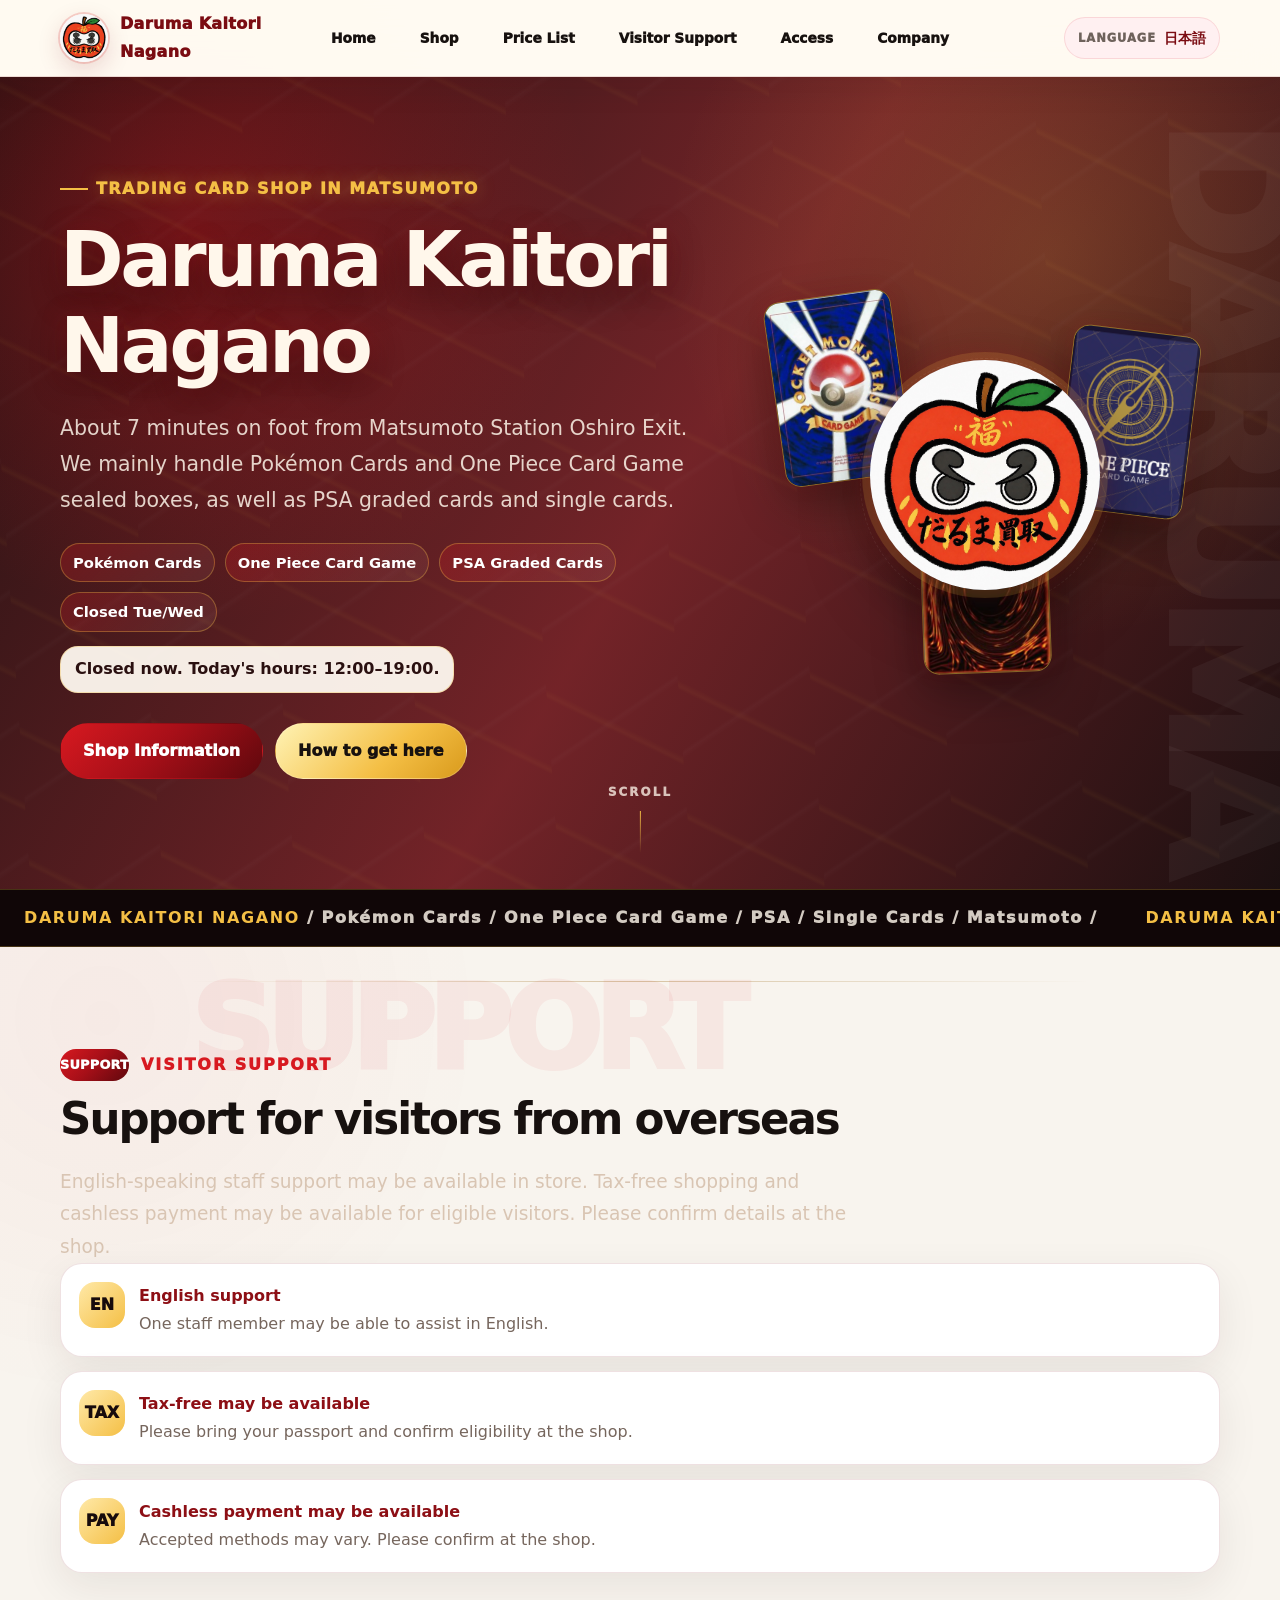
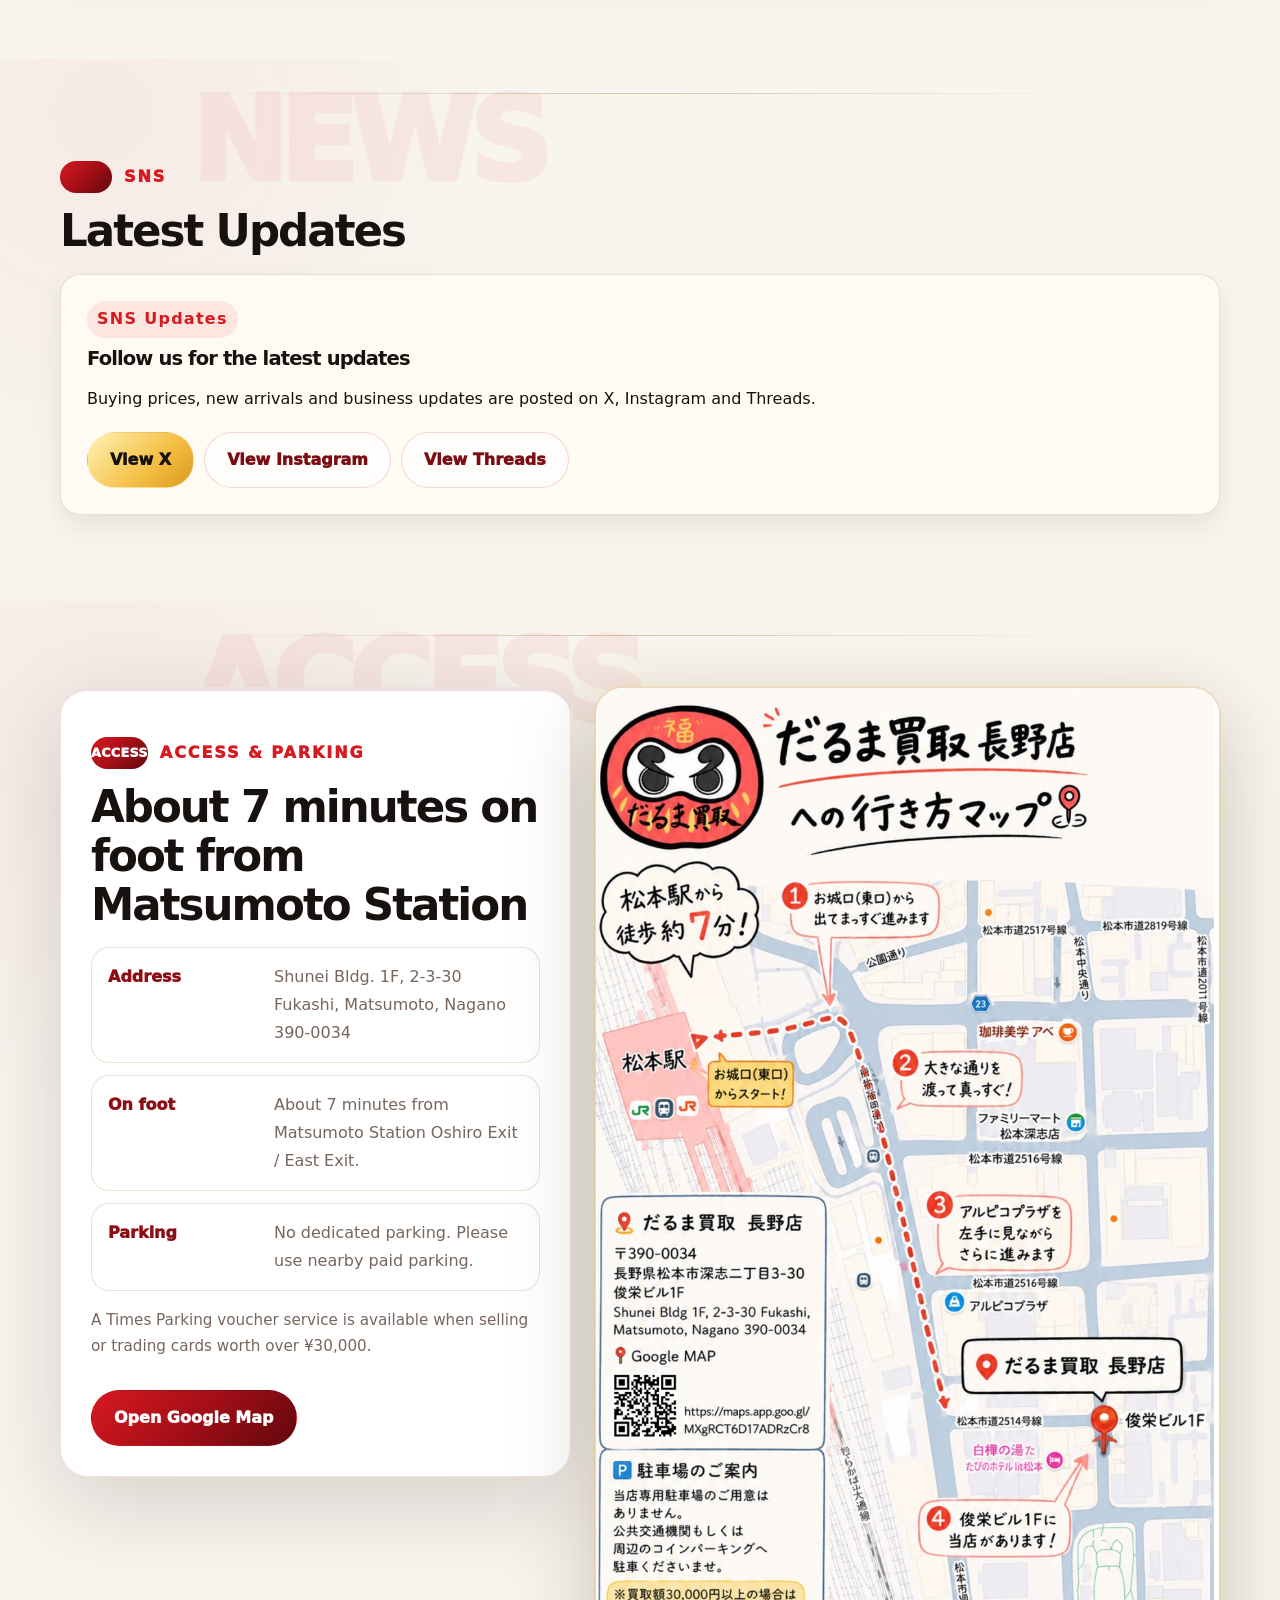
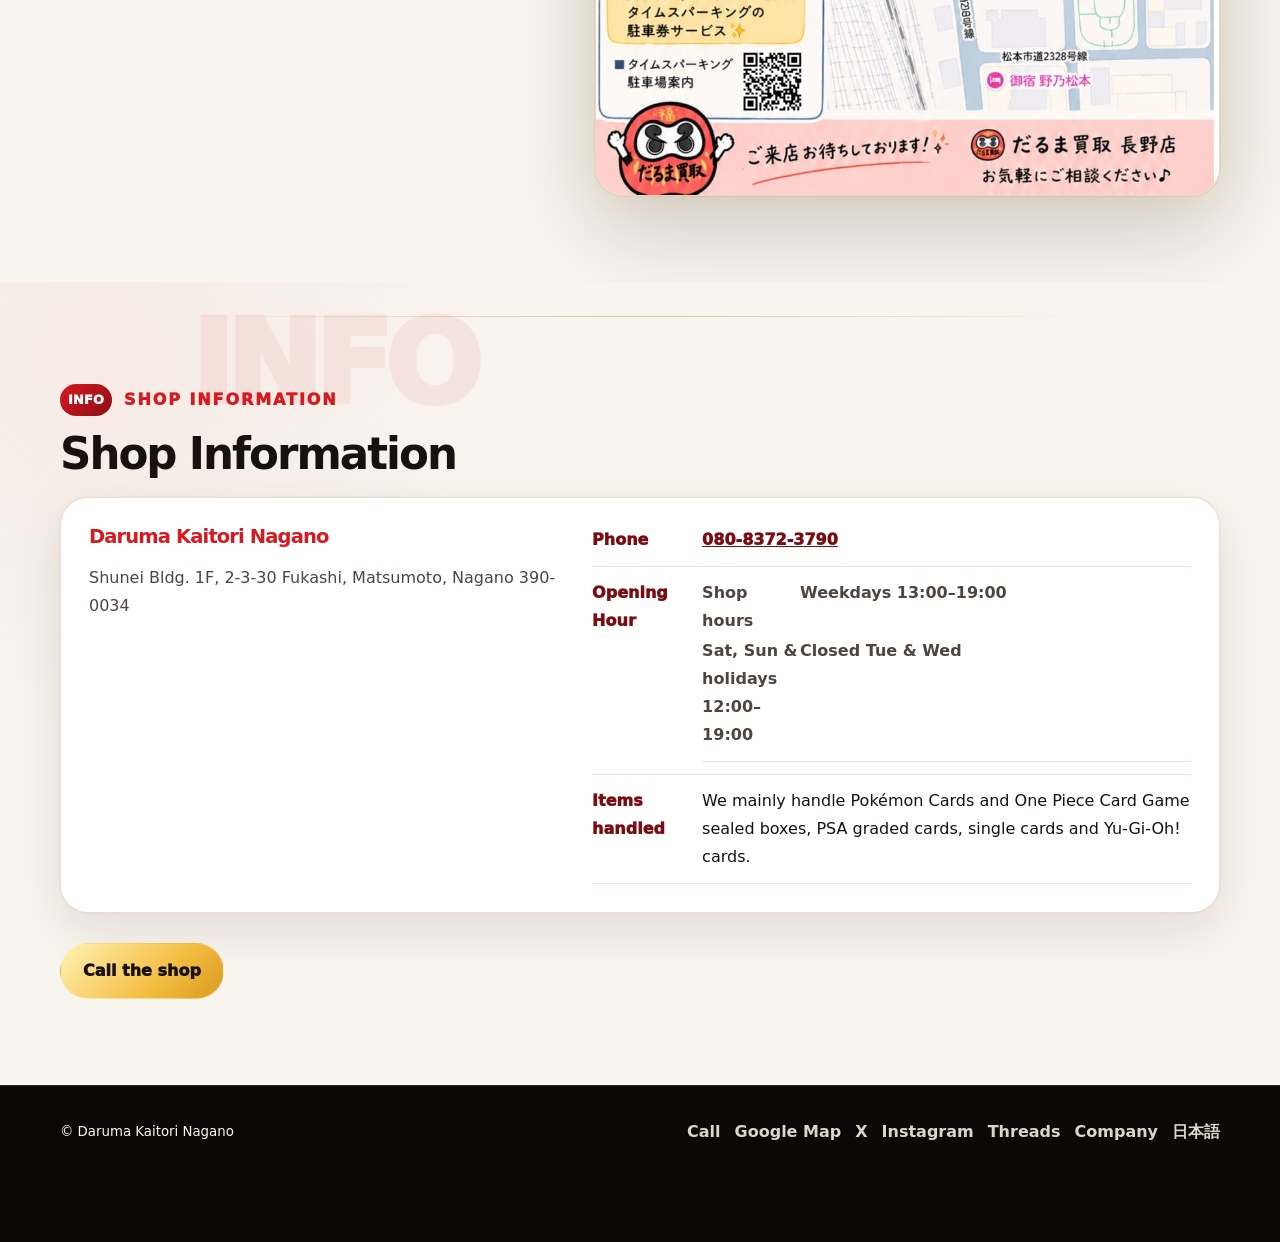
<file: en/index.html>
<!DOCTYPE html>
<html lang="en">
<head>
  <meta charset="UTF-8">
  <title>Trading Card Shop in Matsumoto | Daruma Kaitori Nagano</title>
  <meta name="description" content="Daruma Kaitori Nagano is a trading card shop about 7 minutes on foot from Matsumoto Station. We buy and sell Pokémon Cards, One Piece Card Game, PSA graded cards and single cards.">
  <meta name="viewport" content="width=device-width, initial-scale=1.0">
  <meta name="daruma-base-path" content="/daruma-nagano">
  <link rel="canonical" href="https://daruma-nagano.github.io/daruma-nagano/en/">
  <link rel="alternate" hreflang="en" href="https://daruma-nagano.github.io/daruma-nagano/en/">
  <link rel="alternate" hreflang="ja" href="https://daruma-nagano.github.io/daruma-nagano/ja/">
  <link rel="alternate" hreflang="x-default" href="https://daruma-nagano.github.io/daruma-nagano/">
  <meta property="og:title" content="Trading Card Shop in Matsumoto | Daruma Kaitori Nagano">
  <meta property="og:description" content="Trading card buying and selling shop near Matsumoto Station. Pokémon Cards, One Piece Card Game, PSA graded cards and single cards.">
  <meta property="og:image" content="https://daruma-nagano.github.io/daruma-nagano/assets/img/shop-banner.png">
  <meta property="og:type" content="website">
  <meta name="twitter:card" content="summary_large_image">
  <link rel="stylesheet" href="../assets/css/style.css">
  <script type="application/ld+json">{"@context":"https://schema.org","@type":"Store","name":"Daruma Kaitori Nagano","image":"https://daruma-nagano.github.io/daruma-nagano/assets/img/shop-banner.png","url":"https://daruma-nagano.github.io/daruma-nagano/en/","telephone":"+81-80-8372-3790","address":{"@type":"PostalAddress","postalCode":"390-0034","addressCountry":"JP","addressRegion":"Nagano","addressLocality":"Matsumoto","streetAddress":"Shunei Bldg. 1F, 2-3-30 Fukashi"},"geo":{"@type":"GeoCoordinates","address":"Shunei Bldg. 1F, 2-3-30 Fukashi, Matsumoto, Nagano"},"openingHoursSpecification":[{"@type":"OpeningHoursSpecification","dayOfWeek":["Monday","Thursday","Friday"],"opens":"13:00","closes":"19:00"},{"@type":"OpeningHoursSpecification","dayOfWeek":["Saturday","Sunday"],"opens":"12:00","closes":"19:00"}],"sameAs":["https://x.com/kaitorinagano","https://www.instagram.com/darumakaitori.nagano","https://www.threads.com/@darumakaitori.nagano"],"legalName":"Nexus Trading Co., Ltd.","taxID":"T6100003008033","identifier":"No. 481322500084"}</script>
  <script type="application/ld+json">{"@context":"https://schema.org","@type":"BreadcrumbList","itemListElement":[{"@type":"ListItem","position":1,"name":"Home","item":"https://daruma-nagano.github.io/daruma-nagano/en/"}]}</script>
</head>
<body class="flow-page motion-page">
  <div class="scroll-progress" data-scroll-progress></div>
  <a class="skip-link" href="#main">Skip to main content</a>
  <header class="site-header fixed-brand-header">
    <div class="container header-shell">
      <div class="header-left">
        <a class="brand" href="/daruma-nagano/en/"><img src="../assets/img/daruma-logo.jpg" alt="Daruma Kaitori Nagano logo"><span>Daruma Kaitori Nagano</span></a>
      </div>
      <input class="menu-toggle" type="checkbox" id="menu-toggle-en" aria-label="Menu">
      <label class="menu-button" for="menu-toggle-en"><span></span><span></span><span></span></label>
      <nav class="header-center" aria-label="Primary navigation">
        <a href="/daruma-nagano/en/">Home</a>
        <a href="/daruma-nagano/en/shop/">Shop</a>
        <a href="/daruma-nagano/en/price-list/">Price List</a>
        <a href="/daruma-nagano/en/#support">Visitor Support</a>
        <a href="/daruma-nagano/en/#access">Access</a>
        <a href="/daruma-nagano/en/company/">Company</a>
      </nav>
      <nav class="header-right" aria-label="Utility navigation"><div class="language-switch" aria-label="LANGUAGE"><span>LANGUAGE</span><a href="/daruma-nagano/ja/" onclick="setLanguage('ja')">日本語</a></div></nav>
    </div>
  </header>
  <main id="main">
    <section class="hero flow-hero motion-hero" id="top" data-motion-section data-tilt-zone>
      <div class="container hero-grid" data-motion-reveal>
        <div>
          <p class="eyebrow">Trading Card Shop in Matsumoto</p>
          <h1>Daruma Kaitori Nagano</h1>
          <p class="lead">About 7 minutes on foot from Matsumoto Station Oshiro Exit. We mainly handle Pokémon Cards and One Piece Card Game sealed boxes, as well as PSA graded cards and single cards.</p>
          <div class="hero-badges"><span class="badge">Pokémon Cards</span><span class="badge">One Piece Card Game</span><span class="badge">PSA Graded Cards</span><span class="badge">Closed Tue/Wed</span></div>
          <div class="opening-status" data-opening-status aria-live="polite"></div>
          <div class="cta-row"><a class="btn primary" href="/daruma-nagano/en/shop/">Shop Information</a><a class="btn secondary" href="#access">How to get here</a></div>
        </div>
        <div class="hero-visual" aria-hidden="true">
          <div class="orbit" data-parallax="0.02"></div>
          <div class="float-card image-card pokemon-card"><img src="../assets/img/card-pokemon.png" alt=""><strong>Pokémon</strong><span>BOX / Single</span></div>
          <div class="float-card image-card onepiece-card"><img src="../assets/img/card-onepiece.png" alt=""><strong>One Piece</strong><span>BOX / Single</span></div>
          <div class="float-card image-card yugioh-card"><img src="../assets/img/card-yugioh.png" alt=""><strong>Yu-Gi-Oh!</strong><span>Trading Card</span></div>
          <img class="daruma-emblem" data-parallax="0.04" src="../assets/img/daruma-logo.jpg" alt="">
        </div>
      </div>
      <div class="motion-side-word" data-parallax="0.05">DARUMA</div><div class="motion-scroll-cue">SCROLL</div>
    </section>
    <div class="motion-marquee" aria-hidden="true"><div class="motion-marquee-track"><span><b>DARUMA KAITORI NAGANO</b> / Pokémon Cards / One Piece Card Game / PSA / Single Cards / Matsumoto /</span><span><b>DARUMA KAITORI NAGANO</b> / Pokémon Cards / One Piece Card Game / PSA / Single Cards / Matsumoto /</span></div></div>
    <section class="section motion-section" id="support" data-motion-section data-ghost="SUPPORT">
      <div class="container" data-motion-reveal>
        <p class="motion-label" data-motion-no="SUPPORT">Visitor Support</p>
        <h2>Support for visitors from overseas</h2>
        <p class="lead">English-speaking staff support may be available in store. Tax-free shopping and cashless payment may be available for eligible visitors. Please confirm details at the shop.</p>
        <div class="hours-side"><div class="mini-guide"><div class="mini-icon">EN</div><div><strong>English support</strong><span>One staff member may be able to assist in English.</span></div></div><div class="mini-guide"><div class="mini-icon">TAX</div><div><strong>Tax-free may be available</strong><span>Please bring your passport and confirm eligibility at the shop.</span></div></div><div class="mini-guide"><div class="mini-icon">PAY</div><div><strong>Cashless payment may be available</strong><span>Accepted methods may vary. Please confirm at the shop.</span></div></div></div>
      </div>
    </section>
    <section class="section motion-section" id="news" data-motion-section data-ghost="NEWS">
      <div class="container">
        <p class="motion-label">SNS</p>
        <h2>Latest Updates</h2>
        <div data-x-feed></div>
      </div>
    </section>
    <section class="section soft motion-section" id="access" data-motion-section data-ghost="ACCESS">
      <div class="container access-layout" data-motion-reveal>
        <div class="panel"><p class="motion-label" data-motion-no="ACCESS">Access & Parking</p><h2>About 7 minutes on foot from Matsumoto Station</h2><dl class="info-list"><div><dt>Address</dt><dd>Shunei Bldg. 1F, 2-3-30 Fukashi, Matsumoto, Nagano 390-0034</dd></div><div><dt>On foot</dt><dd>About 7 minutes from Matsumoto Station Oshiro Exit / East Exit.</dd></div><div><dt>Parking</dt><dd>No dedicated parking. Please use nearby paid parking.</dd></div></dl><p class="note">A Times Parking voucher service is available when selling or trading cards worth over ¥30,000.</p><div class="cta-row"><a class="btn primary" href="https://maps.app.goo.gl/VJ9paWerdHDKHwG36" target="_blank" rel="noopener">Open Google Map</a></div></div>
        <img class="map-img" src="../assets/img/access-map.jpg" alt="Walking route from Matsumoto Station to Daruma Kaitori Nagano">
      </div>
    </section>
    <section class="section soft motion-section info-light-section" id="info" data-motion-section data-ghost="INFO">
      <div class="container" data-motion-reveal>
        <p class="motion-label" data-motion-no="INFO">Shop Information</p><h2>Shop Information</h2>
        <div class="shop-info-summary"><div><h3>Daruma Kaitori Nagano</h3><p>Shunei Bldg. 1F, 2-3-30 Fukashi, Matsumoto, Nagano 390-0034</p></div><dl><div><dt>Phone</dt><dd><a href="tel:08083723790">080-8372-3790</a></dd></div><div class="opening-hour-row">
              <dt>Opening Hour</dt>
              <dd>
                <div class="en-hours-list">
                  <p><strong>Shop hours</strong></p>
                  <p>Weekdays 13:00–19:00</p>
                  <p>Sat, Sun &amp; holidays 12:00–19:00</p>
                  <p>Closed Tue &amp; Wed</p>
                </div>
              </dd>
            </div><div><dt>Items handled</dt><dd>We mainly handle Pokémon Cards and One Piece Card Game sealed boxes, PSA graded cards, single cards and Yu-Gi-Oh! cards.</dd></div></dl></div>
        <div class="cta-row"><a class="btn secondary" href="tel:08083723790">Call the shop</a></div>
      </div>
    </section>
  </main>
  <nav class="mobile-cta" aria-label="Mobile fixed navigation"><a href="tel:08083723790">Call</a><a href="https://maps.app.goo.gl/VJ9paWerdHDKHwG36" target="_blank" rel="noopener">Map</a><a class="x-mobile" href="https://x.com/kaitorinagano" target="_blank" rel="noopener">X</a></nav>
  <footer class="site-footer"><div class="container footer-grid footer-actions"><small>&copy; Daruma Kaitori Nagano</small><nav aria-label="Footer links"><a href="tel:08083723790">Call</a><a href="https://maps.app.goo.gl/VJ9paWerdHDKHwG36" target="_blank" rel="noopener">Google Map</a><a href="https://x.com/kaitorinagano" target="_blank" rel="noopener">X</a><a href="https://www.instagram.com/darumakaitori.nagano" target="_blank" rel="noopener">Instagram</a><a href="https://www.threads.com/@darumakaitori.nagano" target="_blank" rel="noopener">Threads</a><a href="/daruma-nagano/en/company/">Company</a><a href="/daruma-nagano/ja/" onclick="setLanguage('ja')">日本語</a></nav></div></footer>
  <button class="page-top-motion" type="button" data-page-top aria-label="Page top">↑</button>
  <script src="../assets/js/opening-status.js"></script>
  <script src="../assets/js/analytics-events.js"></script>
  <script src="../assets/js/x-feed.js"></script>
  <script src="../assets/js/homage-motion.js"></script>
  <script src="../assets/js/lang.js"></script>
</body>
</html>
</file>
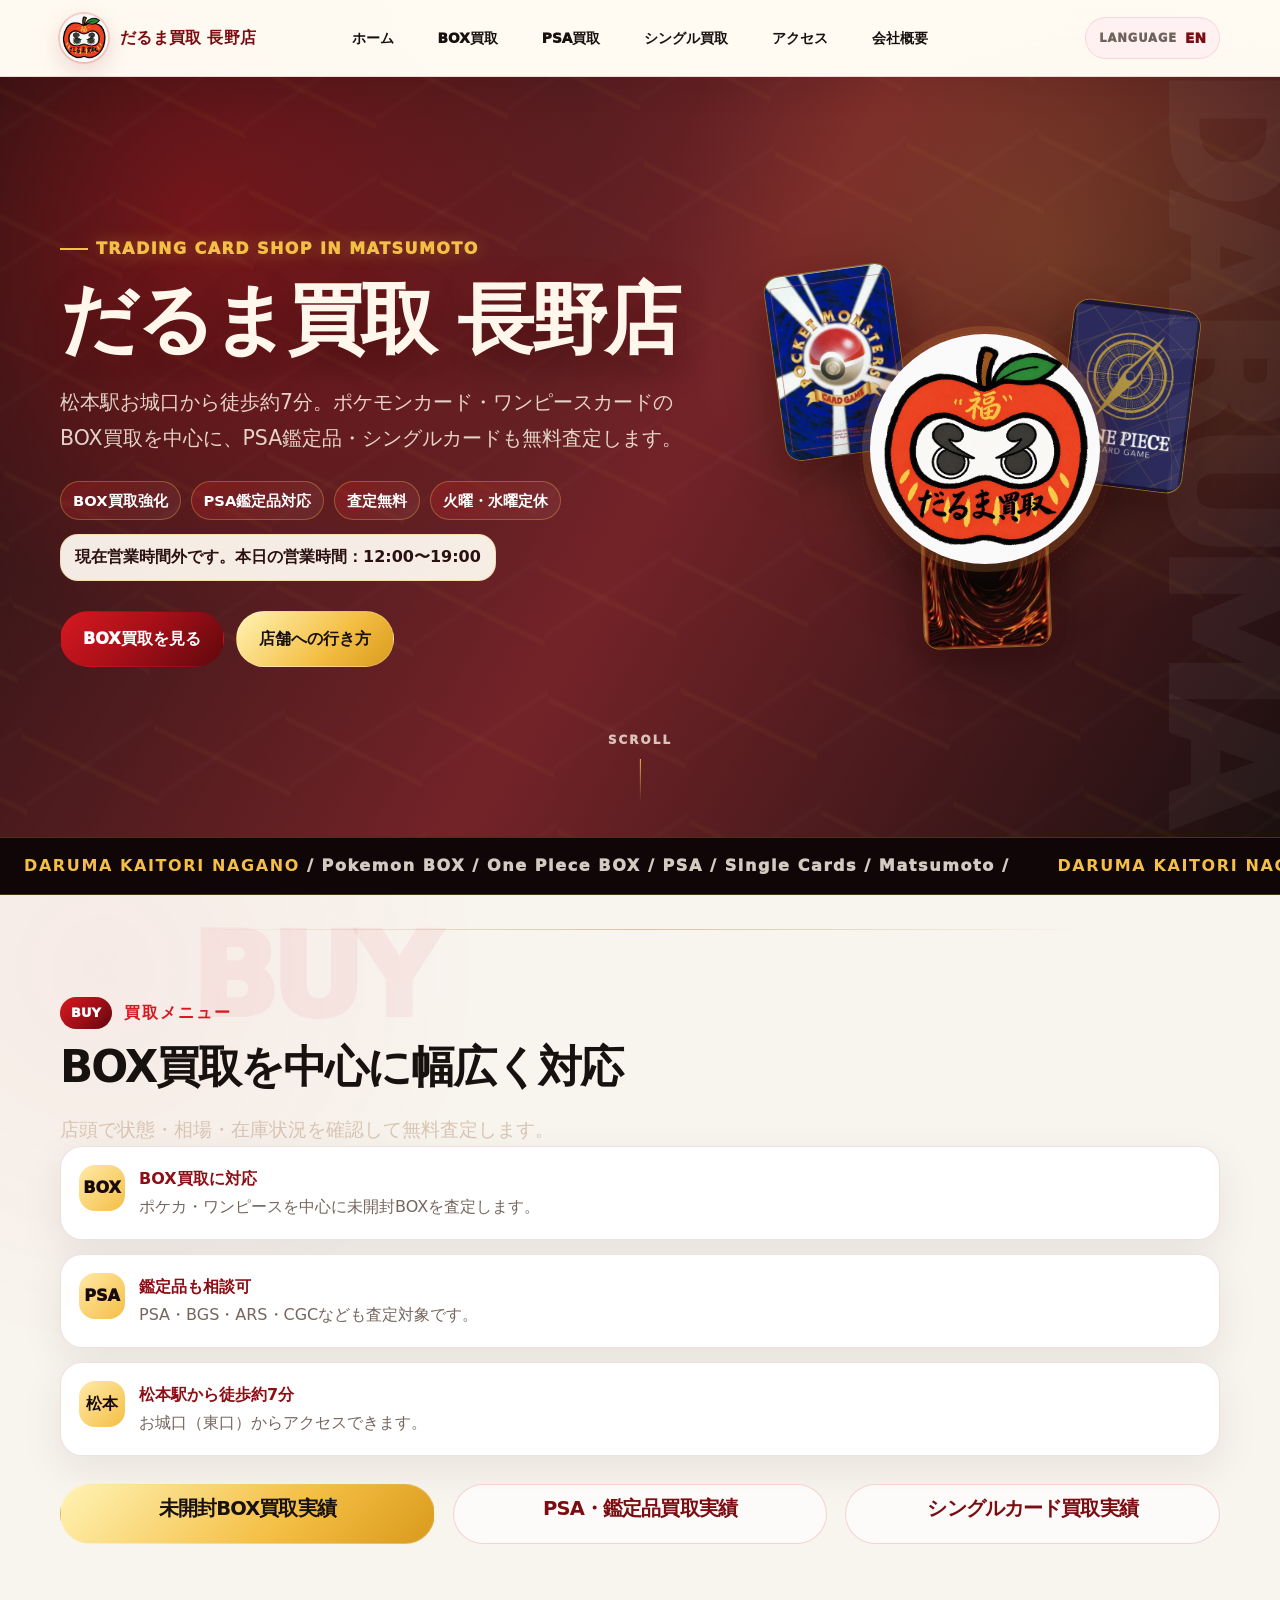
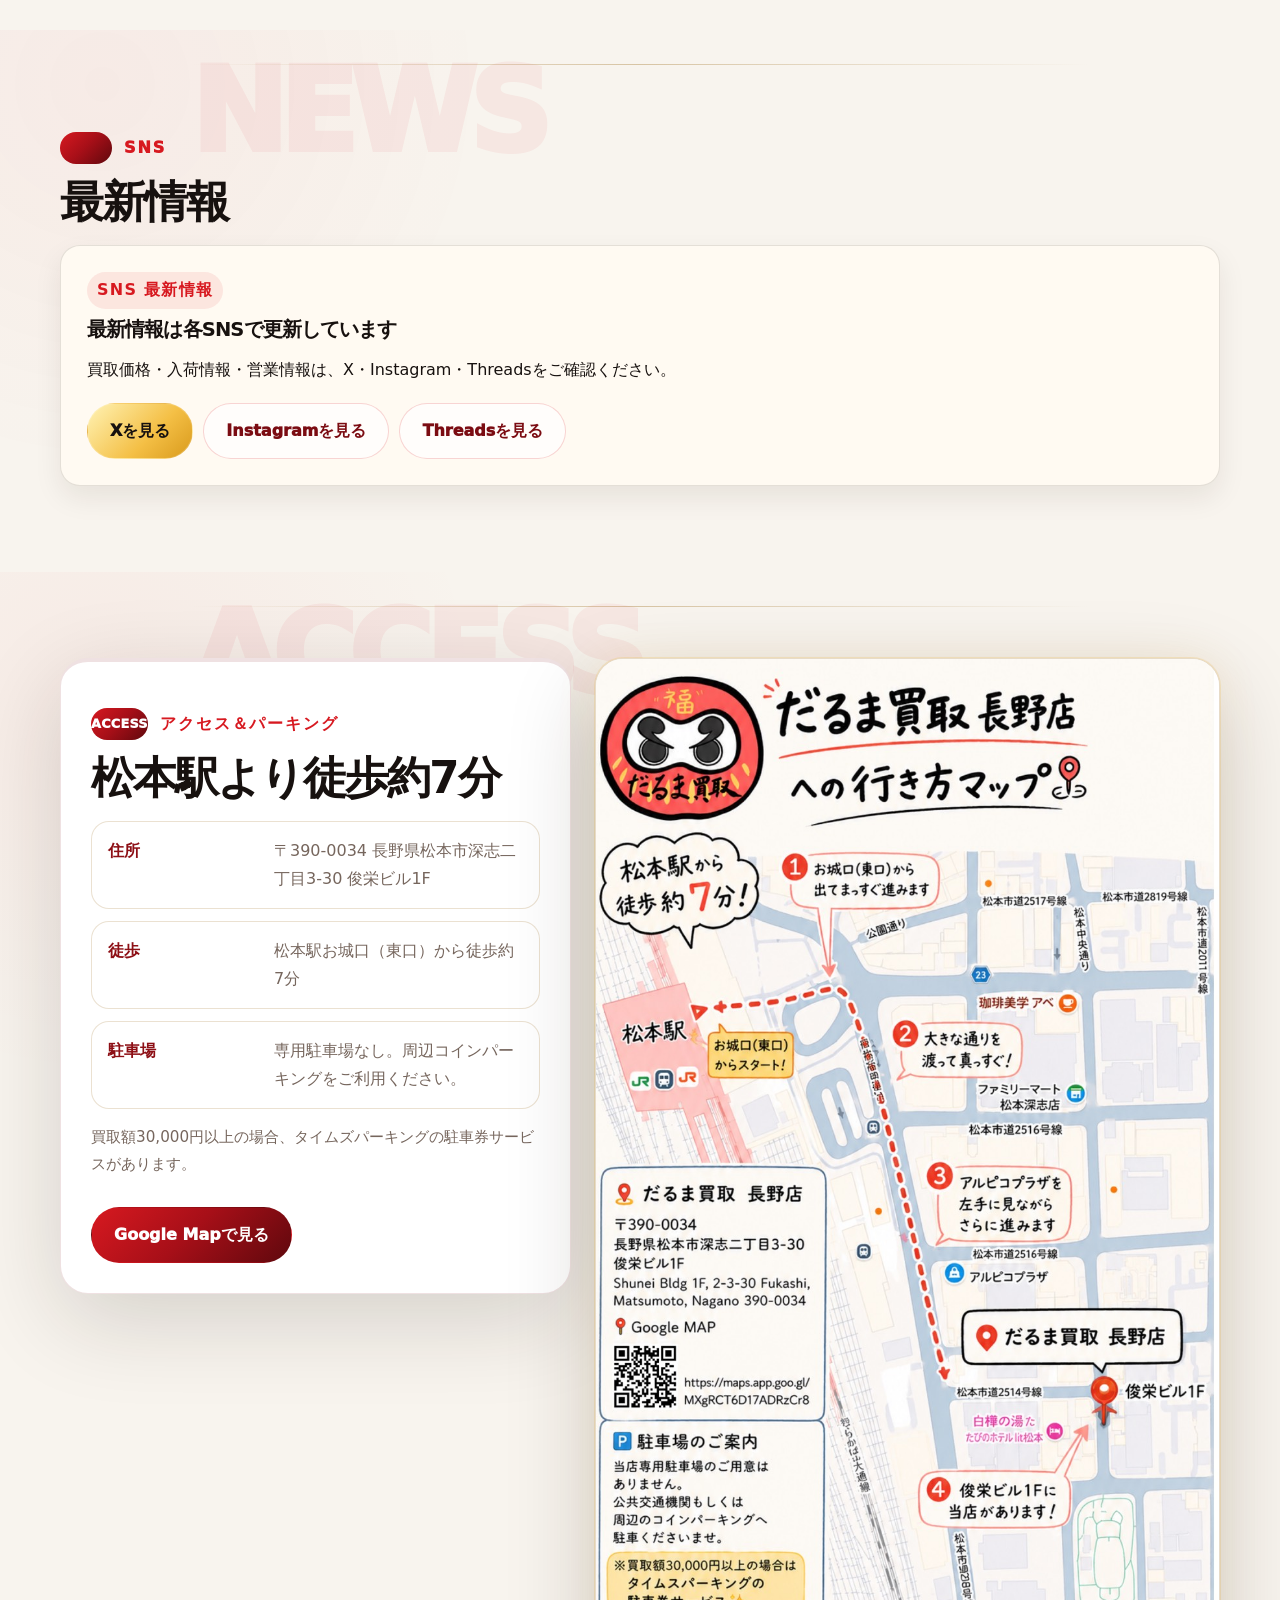
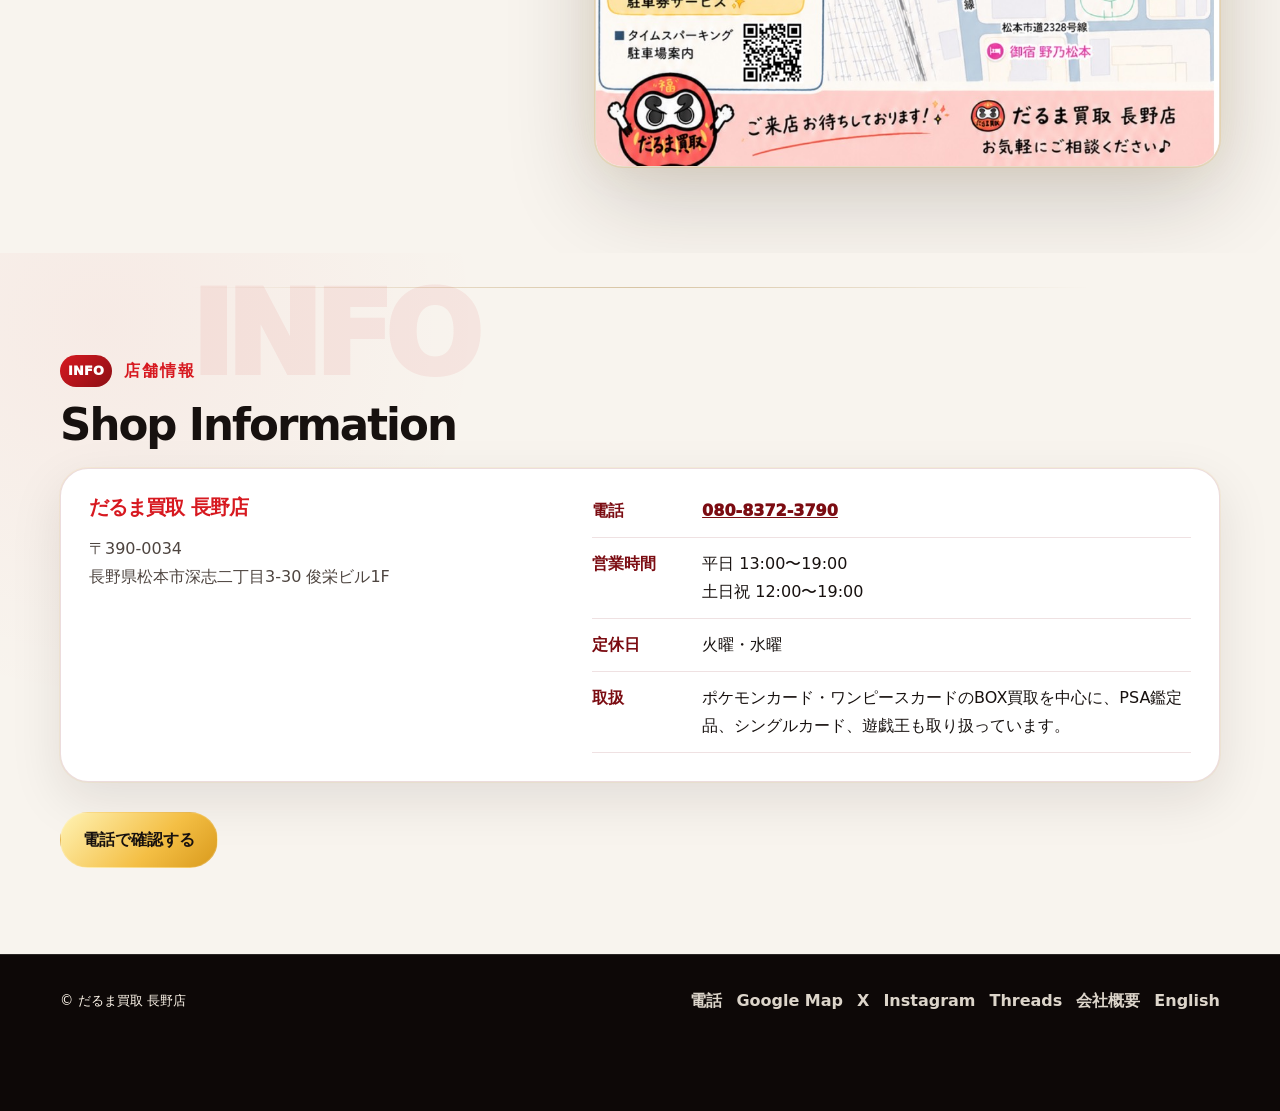
<file: ja/index.html>
<!DOCTYPE html>
<html lang="ja">
<head>
  <meta charset="UTF-8">
  <title>松本市のトレカ買取・販売｜だるま買取 長野店</title>
  <meta name="description" content="松本駅から徒歩約7分。ポケモンカード・ワンピースカードのBOX買取を中心に、PSA鑑定品・シングルカードも無料査定するトレカ買取・販売店です。">
  <meta name="viewport" content="width=device-width, initial-scale=1.0">
  <meta name="daruma-base-path" content="/daruma-nagano">
  <link rel="canonical" href="https://daruma-nagano.github.io/daruma-nagano/ja/">
  <link rel="alternate" hreflang="ja" href="https://daruma-nagano.github.io/daruma-nagano/ja/">
  <link rel="alternate" hreflang="x-default" href="https://daruma-nagano.github.io/daruma-nagano/">
  <meta property="og:title" content="松本市のトレカ買取・販売｜だるま買取 長野店">
  <meta property="og:description" content="松本駅から徒歩約7分。ポケモンカード・ワンピースカードのBOX買取を中心に、PSA鑑定品・シングルカードも無料査定するトレカ買取・販売店です。">
  <meta property="og:image" content="https://daruma-nagano.github.io/daruma-nagano/assets/img/shop-banner.png">
  <meta property="og:type" content="website">
  <meta name="twitter:card" content="summary_large_image">
  <link rel="stylesheet" href="../assets/css/style.css">
  <script type="application/ld+json">{"@context":"https://schema.org","@type":"Store","name":"だるま買取 長野店","image":"https://daruma-nagano.github.io/daruma-nagano/assets/img/shop-banner.png","url":"https://daruma-nagano.github.io/daruma-nagano/ja/","telephone":"+81-80-8372-3790","address":{"@type":"PostalAddress","postalCode":"390-0034","addressCountry":"JP","addressRegion":"長野県","addressLocality":"松本市","streetAddress":"深志二丁目3-30 俊栄ビル1F"},"geo":{"@type":"GeoCoordinates","address":"長野県松本市深志二丁目3-30 俊栄ビル1F"},"openingHoursSpecification":[{"@type":"OpeningHoursSpecification","dayOfWeek":["Monday","Thursday","Friday"],"opens":"13:00","closes":"19:00"},{"@type":"OpeningHoursSpecification","dayOfWeek":["Saturday","Sunday"],"opens":"12:00","closes":"19:00"}],"sameAs":["https://x.com/kaitorinagano","https://www.instagram.com/darumakaitori.nagano","https://www.threads.com/@darumakaitori.nagano"],"areaServed":["松本市","安曇野市","塩尻市","岡谷市","諏訪市","茅野市","大町市","長野県"],"legalName":"株式会社Nexus Trading","taxID":"T6100003008033","identifier":"第481322500084号"}</script><script type="application/ld+json">{"@context":"https://schema.org","@type":"BreadcrumbList","itemListElement":[{"@type":"ListItem","position":1,"name":"ホーム","item":"https://daruma-nagano.github.io/daruma-nagano/ja/"}]}</script>
</head>
<body class="flow-page motion-page">
  <div class="scroll-progress" data-scroll-progress></div>
  <a class="skip-link" href="#main">本文へ移動</a>
  <header class="site-header fixed-brand-header">
    <div class="container header-shell">
      <div class="header-left">
        <a class="brand" href="/daruma-nagano/ja/">
          <img src="../assets/img/daruma-logo.jpg" alt="だるま買取 長野店 ロゴ">
          <span>だるま買取 長野店</span>
        </a>
      </div>
      <input class="menu-toggle" type="checkbox" id="menu-toggle-ja" aria-label="メニュー">
      <label class="menu-button" for="menu-toggle-ja"><span></span><span></span><span></span></label>
      <nav class="header-center" aria-label="Primary navigation">
        <a href="/daruma-nagano/ja/">ホーム</a>
        <a href="/daruma-nagano/ja/purchase/box/">BOX買取</a>
        <a href="/daruma-nagano/ja/purchase/psa/">PSA買取</a>
        <a href="/daruma-nagano/ja/purchase/single/">シングル買取</a>
        <a href="/daruma-nagano/ja/#access">アクセス</a>
        <a href="/daruma-nagano/ja/company/">会社概要</a>
      </nav>
      <nav class="header-right" aria-label="Utility navigation">
        <div class="language-switch" aria-label="LANGUAGE">
          <span>LANGUAGE</span>
          <a href="/daruma-nagano/en/" onclick="setLanguage('en')">EN</a>
        </div>
      </nav>
    </div>
  </header>
  <main id="main">

    <section class="hero flow-hero motion-hero" id="top" data-motion-section data-tilt-zone>
      <div class="container hero-grid" data-motion-reveal>
        <div>
          <p class="eyebrow">Trading Card Shop in Matsumoto</p>
          <h1>だるま買取 長野店</h1>
          <p class="lead">松本駅お城口から徒歩約7分。ポケモンカード・ワンピースカードのBOX買取を中心に、PSA鑑定品・シングルカードも無料査定します。</p>
          <div class="hero-badges">
            <span class="badge">BOX買取強化</span><span class="badge">PSA鑑定品対応</span><span class="badge">査定無料</span><span class="badge">火曜・水曜定休</span>
          </div>
          <div class="opening-status" data-opening-status aria-live="polite"></div>
          <div class="cta-row">
            <a class="btn primary" href="/daruma-nagano/ja/purchase/box/">BOX買取を見る</a>
            <a class="btn secondary" href="#access">店舗への行き方</a>
          </div>
        </div>
        <div class="hero-visual" aria-hidden="true">
          <div class="orbit" data-parallax="0.02"></div>
          <div class="float-card image-card pokemon-card"><img src="../assets/img/card-pokemon.png" alt=""><strong>Pokémon</strong><span>BOX / Single</span></div>
          <div class="float-card image-card onepiece-card"><img src="../assets/img/card-onepiece.png" alt=""><strong>One Piece</strong><span>BOX / Single</span></div>
          <div class="float-card image-card yugioh-card"><img src="../assets/img/card-yugioh.png" alt=""><strong>Yu-Gi-Oh!</strong><span>Trading Card</span></div>
          <img class="daruma-emblem" data-parallax="0.04" src="../assets/img/daruma-logo.jpg" alt="">
        </div>
      </div>
      <div class="motion-side-word" data-parallax="0.05">DARUMA</div><div class="motion-scroll-cue">SCROLL</div>
    </section>
    <div class="motion-marquee" aria-hidden="true"><div class="motion-marquee-track"><span><b>DARUMA KAITORI NAGANO</b> / Pokemon BOX / One Piece BOX / PSA / Single Cards / Matsumoto /</span><span><b>DARUMA KAITORI NAGANO</b> / Pokemon BOX / One Piece BOX / PSA / Single Cards / Matsumoto /</span></div></div>
    <section class="section motion-section" id="purchase" data-motion-section data-ghost="BUY"><div class="container" data-motion-reveal><p class="motion-label" data-motion-no="BUY">買取メニュー</p><h2>BOX買取を中心に幅広く対応</h2><p class="lead">店頭で状態・相場・在庫状況を確認して無料査定します。</p><div class="hours-side"><div class="mini-guide"><div class="mini-icon">BOX</div><div><strong>BOX買取に対応</strong><span>ポケカ・ワンピースを中心に未開封BOXを査定します。</span></div></div><div class="mini-guide"><div class="mini-icon">PSA</div><div><strong>鑑定品も相談可</strong><span>PSA・BGS・ARS・CGCなども査定対象です。</span></div></div><div class="mini-guide"><div class="mini-icon">松本</div><div><strong>松本駅から徒歩約7分</strong><span>お城口（東口）からアクセスできます。</span></div></div></div><div class="buy-focus-grid section-actions"><a class="btn secondary" href="/daruma-nagano/ja/purchase/box/"><h3>未開封BOX買取実績</h3></a><a class="btn ghost" href="/daruma-nagano/ja/purchase/psa/"><h3>PSA・鑑定品買取実績</h3></a><a class="btn ghost" href="/daruma-nagano/ja/purchase/single/"><h3>シングルカード買取実績</h3></a></div></div></section>
    <section class="section motion-section" id="news" data-motion-section data-ghost="NEWS">
      <div class="container">
        <p class="motion-label">SNS</p>
        <h2>最新情報</h2>
        <div data-x-feed></div>
      </div>
    </section>
    <section class="section soft motion-section" id="access" data-motion-section data-ghost="ACCESS"><div class="container access-layout" data-motion-reveal><div class="panel"><p class="motion-label" data-motion-no="ACCESS">アクセス＆パーキング</p><h2>松本駅より徒歩約7分</h2><dl class="info-list"><div><dt>住所</dt><dd>〒390-0034 長野県松本市深志二丁目3-30 俊栄ビル1F</dd></div><div><dt>徒歩</dt><dd>松本駅お城口（東口）から徒歩約7分</dd></div><div><dt>駐車場</dt><dd>専用駐車場なし。周辺コインパーキングをご利用ください。</dd></div></dl><p class="note">買取額30,000円以上の場合、タイムズパーキングの駐車券サービスがあります。</p><div class="cta-row"><a class="btn primary" href="https://maps.app.goo.gl/VJ9paWerdHDKHwG36" target="_blank" rel="noopener">Google Mapで見る</a></div></div><img class="map-img" src="../assets/img/access-map.jpg" alt="松本駅からだるま買取 長野店への徒歩ルート案内"></div></section>
    <section class="section soft motion-section info-light-section" id="info" data-motion-section data-ghost="INFO"><div class="container" data-motion-reveal><p class="motion-label" data-motion-no="INFO">店舗情報</p><h2>Shop Information</h2><div class="shop-info-summary"><div><h3>だるま買取 長野店</h3><p>〒390-0034<br>長野県松本市深志二丁目3-30 俊栄ビル1F</p></div><dl><div><dt>電話</dt><dd><a href="tel:08083723790">080-8372-3790</a></dd></div><div><dt>営業時間</dt><dd>平日 13:00〜19:00<br>土日祝 12:00〜19:00</dd></div><div><dt>定休日</dt><dd>火曜・水曜</dd></div><div><dt>取扱</dt><dd>ポケモンカード・ワンピースカードのBOX買取を中心に、PSA鑑定品、シングルカード、遊戯王も取り扱っています。</dd></div></dl></div><div class="cta-row"><a class="btn secondary" href="tel:08083723790">電話で確認する</a></div></div></section>

  </main>
  <nav class="mobile-cta" aria-label="スマホ固定導線">
    <a href="tel:08083723790">電話</a>
    <a href="https://maps.app.goo.gl/VJ9paWerdHDKHwG36" target="_blank" rel="noopener">Map</a>
    <a class="x-mobile" href="https://x.com/kaitorinagano" target="_blank" rel="noopener">X</a>
  </nav>
  <footer class="site-footer">
    <div class="container footer-grid footer-actions">
      <small>&copy; だるま買取 長野店</small>
      <nav aria-label="フッターリンク">
        <a href="tel:08083723790">電話</a>
        <a href="https://maps.app.goo.gl/VJ9paWerdHDKHwG36" target="_blank" rel="noopener">Google Map</a>
        <a href="https://x.com/kaitorinagano" target="_blank" rel="noopener">X</a>
        <a href="https://www.instagram.com/darumakaitori.nagano" target="_blank" rel="noopener">Instagram</a>
        <a href="https://www.threads.com/@darumakaitori.nagano" target="_blank" rel="noopener">Threads</a>
        <a href="/daruma-nagano/ja/company/">会社概要</a>
        <a href="/daruma-nagano/en/" onclick="setLanguage('en')">English</a>
      </nav>
    </div>
  </footer>
  <button class="page-top-motion" type="button" data-page-top aria-label="Page top">↑</button>
  <script src="../assets/js/opening-status.js"></script>
  <script src="../assets/js/analytics-events.js"></script>
  <script src="../assets/js/x-feed.js"></script>
  <script src="../assets/js/homage-motion.js"></script>
  <script src="../assets/js/lang.js"></script>

</body>
</html>
</file>
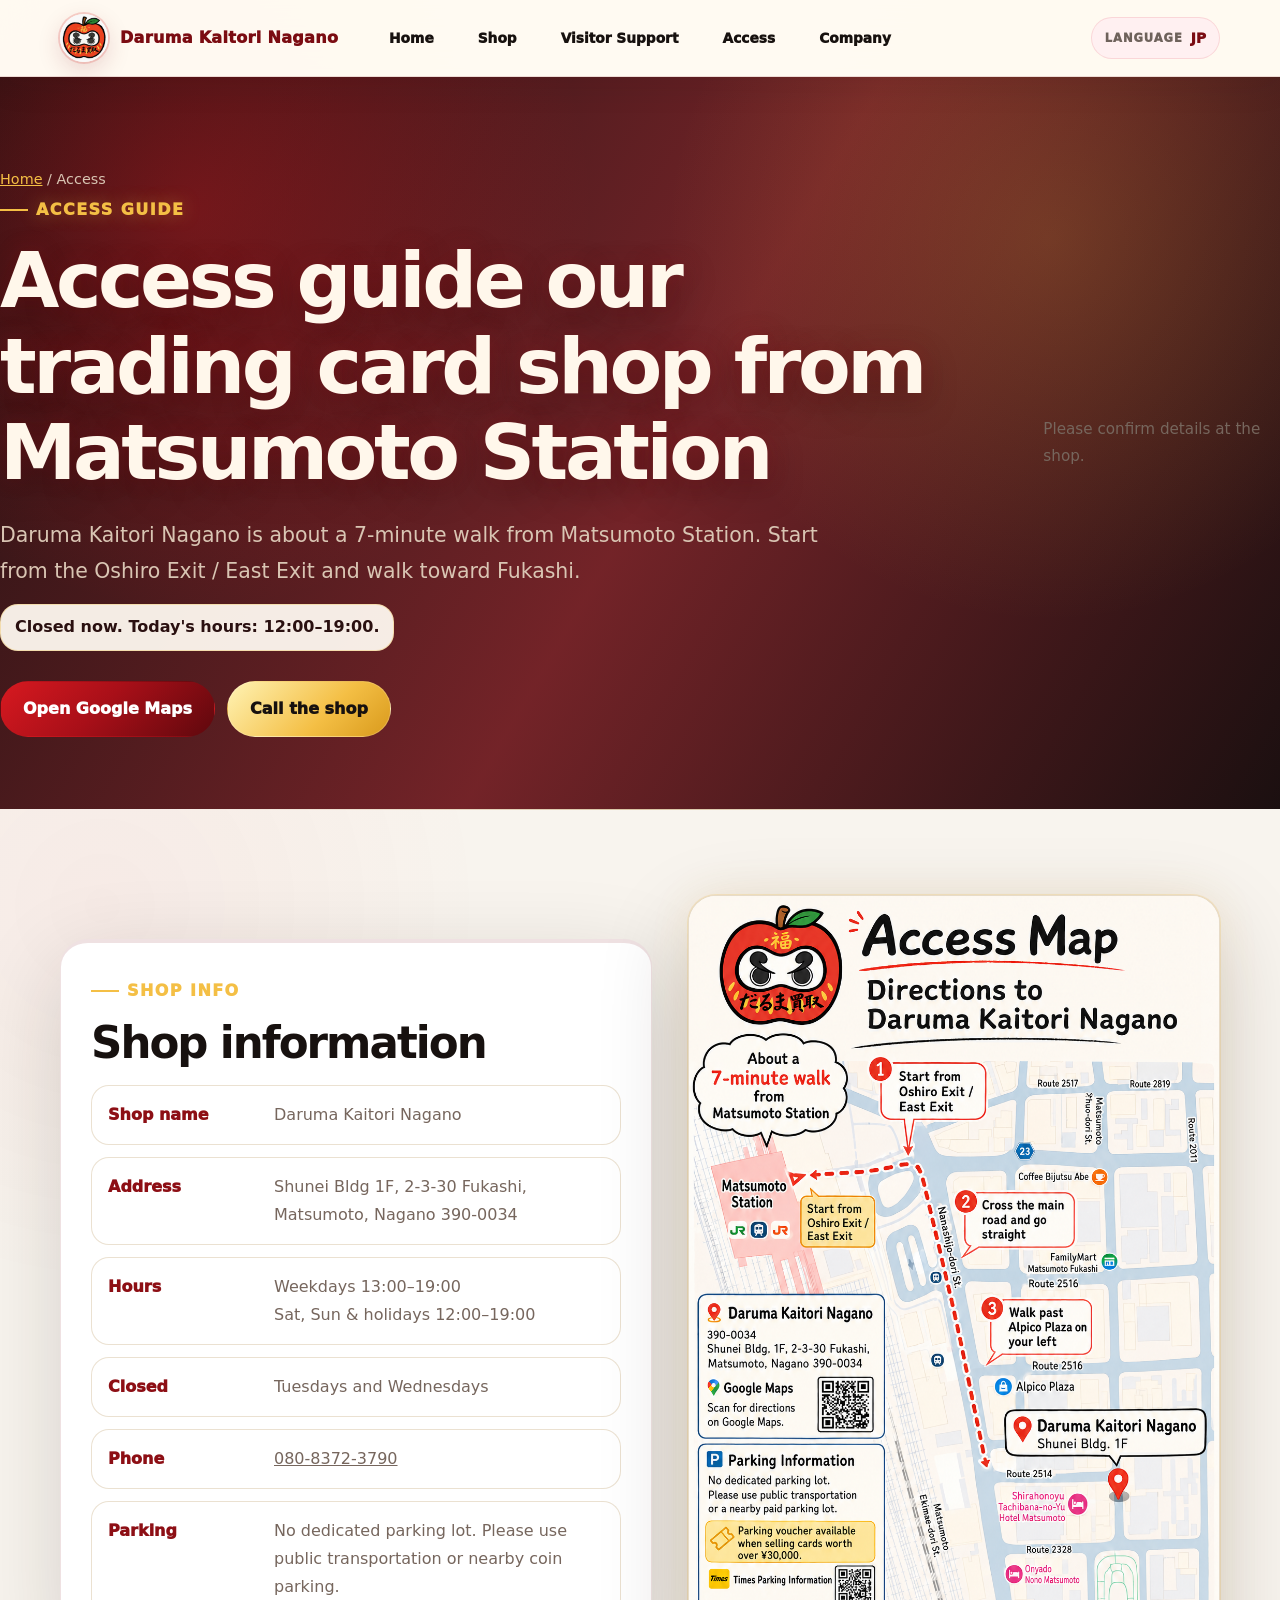
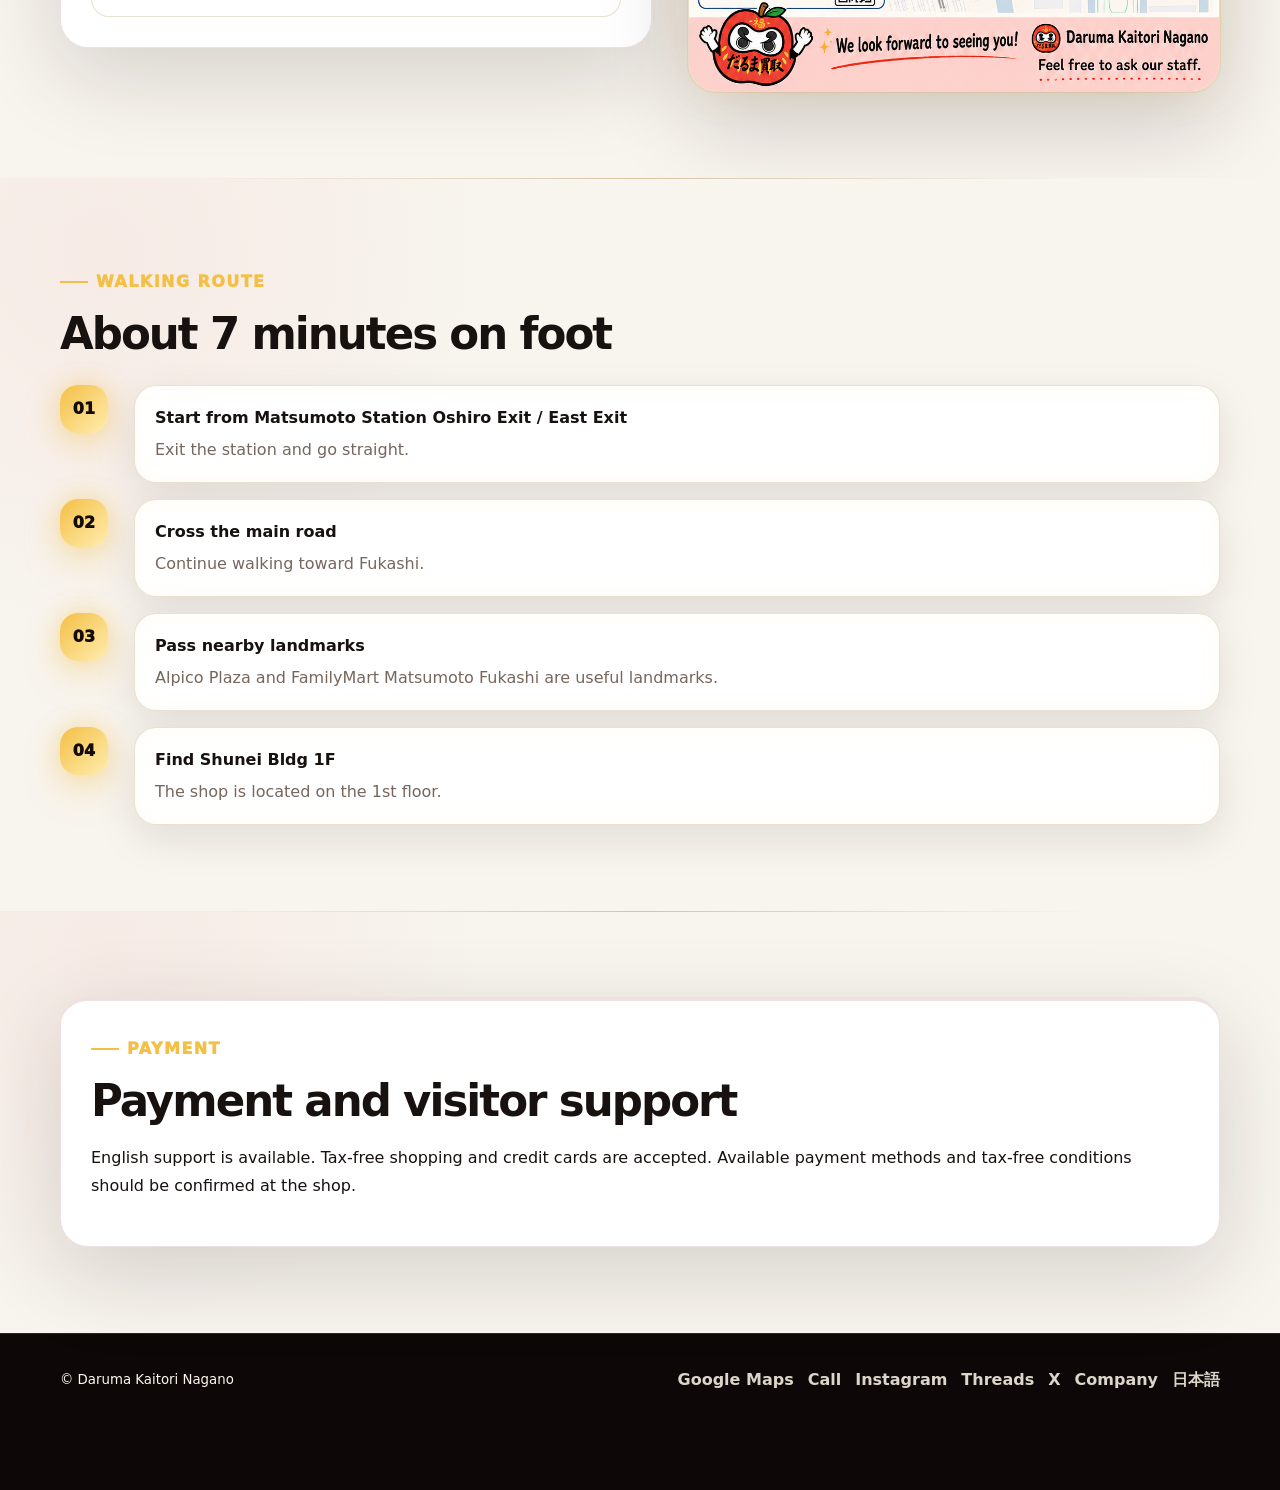
<file: en/access/index.html>
<!DOCTYPE html>
<html lang="en">
<head>
  <meta charset="UTF-8">
  <title>Access from Matsumoto Station｜Daruma Kaitori Nagano</title>
  <meta name="description" content="Access guide to Daruma Kaitori Nagano, a trading card shop about a 7-minute walk from Matsumoto Station. English map, address and parking information are available.">
  <meta name="viewport" content="width=device-width, initial-scale=1.0">
  <link rel="canonical" href="https://daruma-nagano.github.io/daruma-nagano/en/access/">
  <link rel="alternate" hreflang="ja" href="https://daruma-nagano.github.io/daruma-nagano/ja/">
  <link rel="alternate" hreflang="en" href="https://daruma-nagano.github.io/daruma-nagano/en/access/">
  <link rel="alternate" hreflang="x-default" href="https://daruma-nagano.github.io/daruma-nagano/">
  
  <meta property="og:image" content="https://daruma-nagano.github.io/daruma-nagano/assets/img/shop-banner.png">
  <meta property="og:type" content="website">
  <meta name="twitter:card" content="summary_large_image">

  <link rel="stylesheet" href="../../assets/css/style.css">
  <script type="application/ld+json">{"@context":"https://schema.org","@type":"BreadcrumbList","itemListElement":[{"@type":"ListItem","position":1,"name":"Home","item":"https://daruma-nagano.github.io/daruma-nagano/en/"},{"@type":"ListItem","position":2,"name":"Access","item":"https://daruma-nagano.github.io/daruma-nagano/en/access/"}]}</script>
</head>
<body>
  <a class="skip-link" href="#main">Skip to content</a>
  <header class="site-header fixed-brand-header">
    <div class="container header-shell">
      <div class="header-left">
        <a class="brand" href="/daruma-nagano/en/">
          <img src="../../assets/img/daruma-logo.jpg" alt="Daruma Kaitori Nagano logo">
          <span>Daruma Kaitori Nagano</span>
        </a>
      </div>
      <input class="menu-toggle" type="checkbox" id="menu-toggle-en-access-index" aria-label="Menu">
      <label class="menu-button" for="menu-toggle-en-access-index"><span></span><span></span><span></span></label>
      <nav class="header-center" aria-label="Primary navigation">
        <a href="/daruma-nagano/en/">Home</a>
        <a href="/daruma-nagano/en/shop/">Shop</a>
        <a href="/daruma-nagano/en/#support">Visitor Support</a>
        <a href="/daruma-nagano/en/access/">Access</a>
        <a href="/daruma-nagano/en/company/">Company</a>
      </nav>
      <nav class="header-right" aria-label="Utility navigation">
        <div class="language-switch" aria-label="LANGUAGE">
          <span>LANGUAGE</span>
          <a href="/daruma-nagano/ja/" onclick="setLanguage('ja')">JP</a>
        </div>
      </nav>
    </div>
  </header>

  <main id="main">
    <section class="hero compact">
      <div class="container">
        <p class="breadcrumb"><a href="/daruma-nagano/en/">Home</a> / Access</p>
        <p class="eyebrow">Access Guide</p>
        <h1>Access guide our trading card shop from Matsumoto Station</h1>
        <p class="lead">
          Daruma Kaitori Nagano is about a 7-minute walk from Matsumoto Station.
          Start from the Oshiro Exit / East Exit and walk toward Fukashi.
        </p>
        
          <div class="opening-status" data-opening-status aria-live="polite"></div>
<div class="cta-row">
          <a class="btn primary" href="https://maps.app.goo.gl/VJ9paWerdHDKHwG36" target="_blank" rel="noopener">Open Google Maps</a>
          <a class="btn secondary" href="tel:08083723790">Call the shop</a>
        </div>
      </div>
    <p class="note">Please confirm details at the shop.</p>
    </section>

    <section class="section reveal">
      <div class="container split">
        <div class="panel">
          <p class="eyebrow">Shop Info</p>
          <h2>Shop information</h2>
          <dl class="info-list">
            <div><dt>Shop name</dt><dd>Daruma Kaitori Nagano</dd></div>
            <div><dt>Address</dt><dd>Shunei Bldg 1F, 2-3-30 Fukashi, Matsumoto, Nagano 390-0034</dd></div>
            <div><dt>Hours</dt><dd>Weekdays 13:00–19:00<br>Sat, Sun & holidays 12:00–19:00</dd></div>
            <div><dt>Closed</dt><dd>Tuesdays and Wednesdays</dd></div>
            <div><dt>Phone</dt><dd><a href="tel:08083723790">080-8372-3790</a></dd></div>
            <div><dt>Parking</dt><dd>No dedicated parking lot. Please use public transportation or nearby coin parking.</dd></div>
          </dl>
        </div>
        <img class="map-img" src="../../assets/img/access-map-en.png" alt="English access map from Matsumoto Station to Daruma Kaitori Nagano">
      </div>
    </section>

    <section class="section soft reveal">
      <div class="container">
        <p class="eyebrow">Walking Route</p>
        <h2>About 7 minutes on foot</h2>
        <div class="timeline">
          <div class="timeline-item"><div class="timeline-num">01</div><div class="timeline-body"><strong>Start from Matsumoto Station Oshiro Exit / East Exit</strong><span>Exit the station and go straight.</span></div></div>
          <div class="timeline-item"><div class="timeline-num">02</div><div class="timeline-body"><strong>Cross the main road</strong><span>Continue walking toward Fukashi.</span></div></div>
          <div class="timeline-item"><div class="timeline-num">03</div><div class="timeline-body"><strong>Pass nearby landmarks</strong><span>Alpico Plaza and FamilyMart Matsumoto Fukashi are useful landmarks.</span></div></div>
          <div class="timeline-item"><div class="timeline-num">04</div><div class="timeline-body"><strong>Find Shunei Bldg 1F</strong><span>The shop is located on the 1st floor.</span></div></div>
        </div>
      </div>
    </section>

    <section class="section reveal">
      <div class="container panel">
        <p class="eyebrow">Payment</p>
        <h2>Payment and visitor support</h2>
        <p>
          English support is available. Tax-free shopping and credit cards are accepted.
          Available payment methods and tax-free conditions should be confirmed at the shop.
        </p>
      </div>
    </section>
  </main>

  <nav class="mobile-cta" aria-label="Mobile actions">
    <a href="https://maps.app.goo.gl/VJ9paWerdHDKHwG36" target="_blank" rel="noopener">Map</a>
    <a href="tel:08083723790">Call</a>
  </nav>

  <footer class="site-footer">
    <div class="container footer-grid footer-actions">
      <small>&copy; Daruma Kaitori Nagano</small>
      <nav aria-label="Footer links">
        <a href="https://maps.app.goo.gl/VJ9paWerdHDKHwG36" target="_blank" rel="noopener">Google Maps</a>
        <a href="tel:08083723790">Call</a>
        <a href="https://www.instagram.com/darumakaitori.nagano" target="_blank" rel="noopener">Instagram</a>
        <a href="https://www.threads.com/@darumakaitori.nagano" target="_blank" rel="noopener">Threads</a>
        <a href="https://x.com/kaitorinagano" target="_blank" rel="noopener">X</a>
        <a href="/daruma-nagano/en/company/">Company</a>
        <a href="/daruma-nagano/ja/" onclick="setLanguage('ja')">日本語</a>
      </nav>
    </div>
  </footer>
  <script src="../../assets/js/opening-status.js"></script>
  <script src="../../assets/js/analytics-events.js"></script>
  <script src="../../assets/js/lang.js"></script>
</body>
</html>
</file>
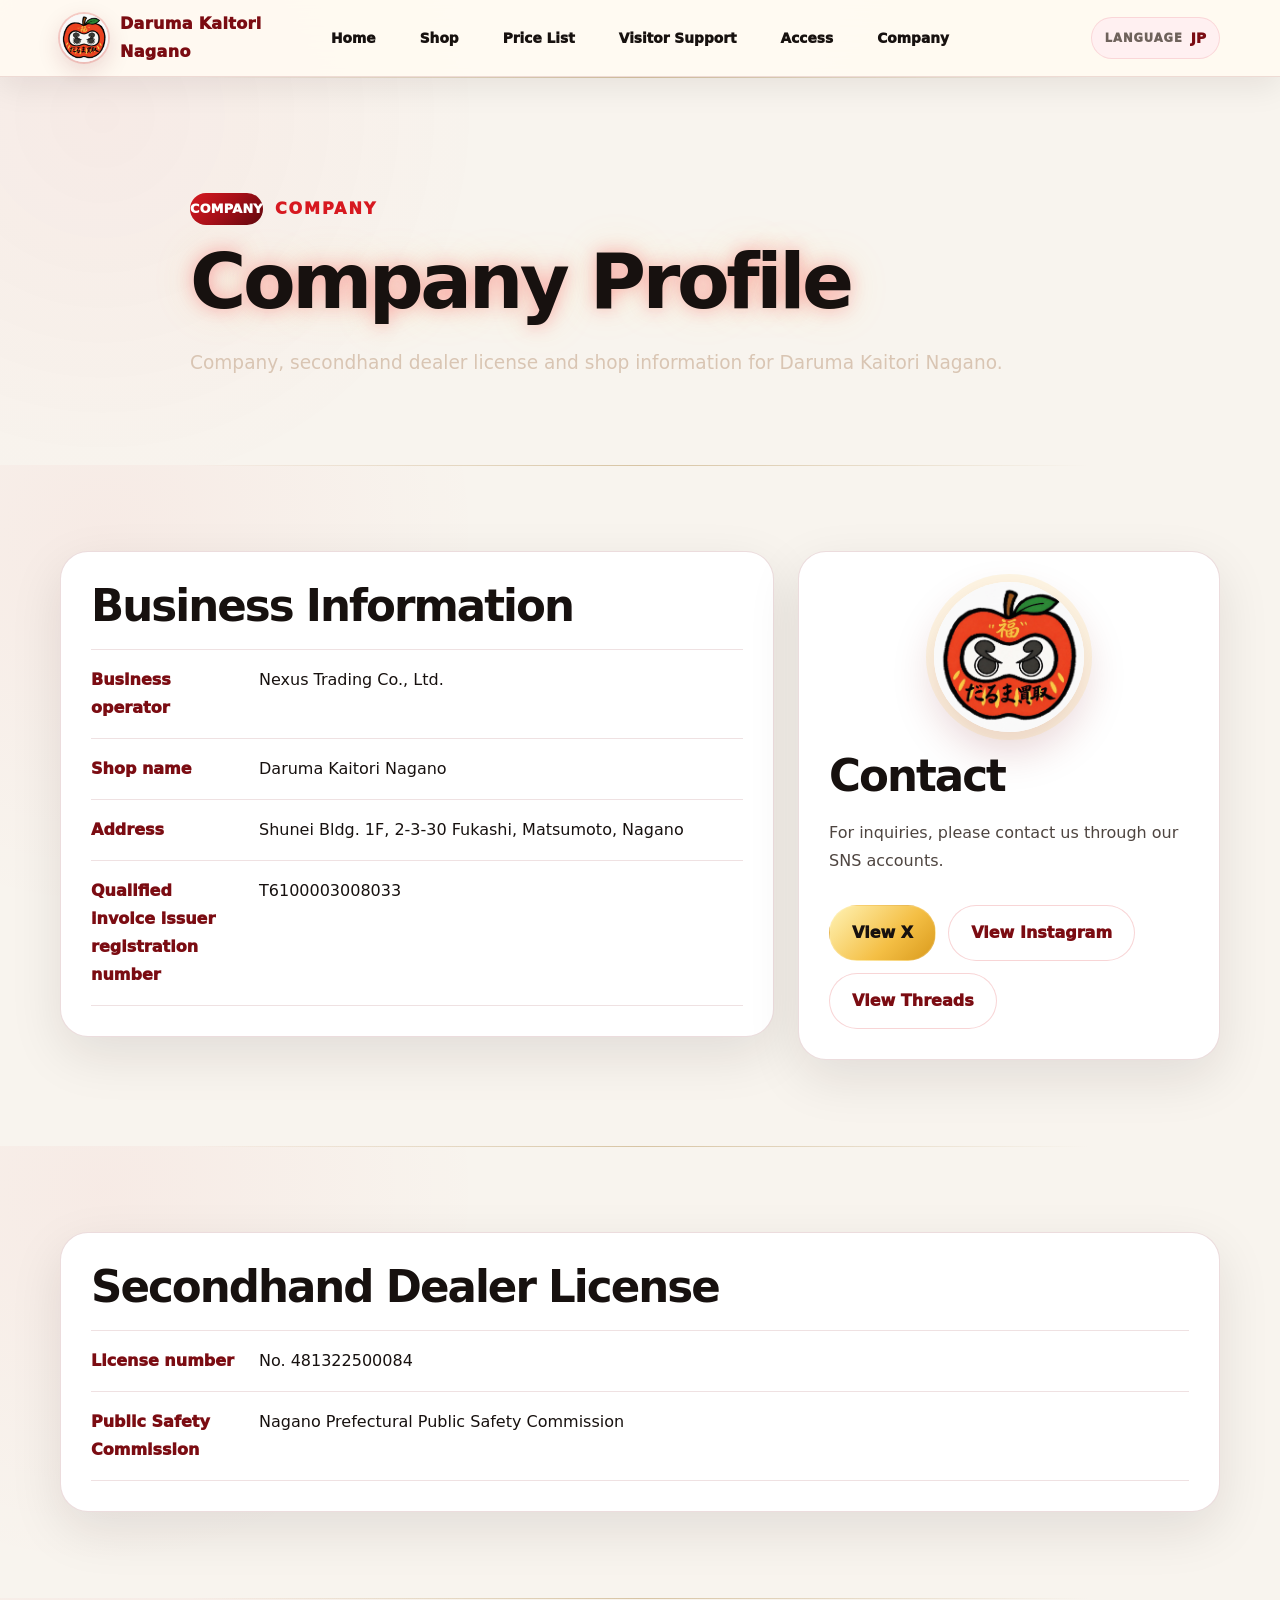
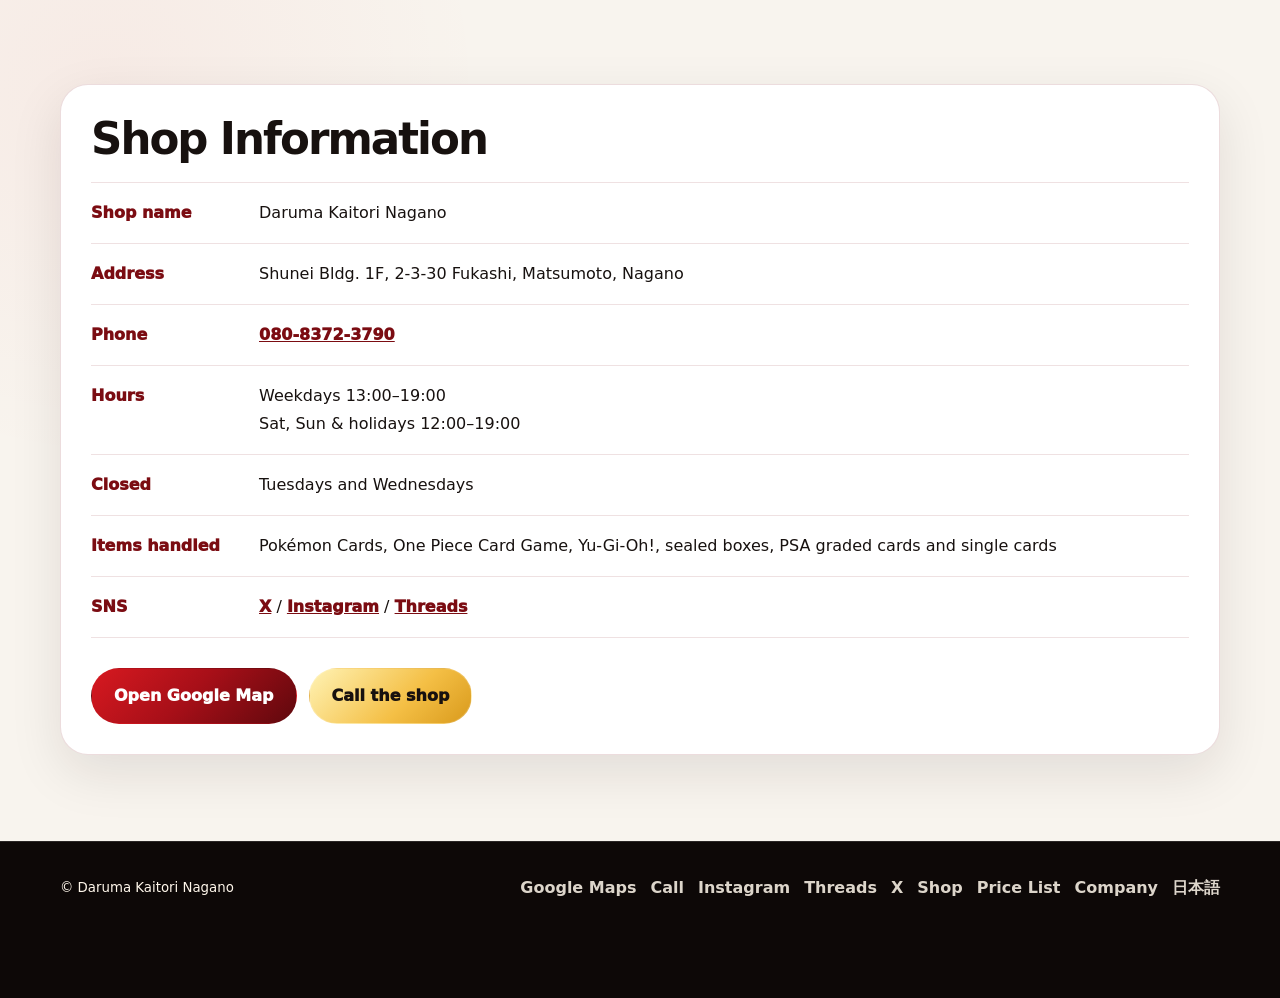
<file: en/company/index.html>
<!DOCTYPE html>
<html lang="en">
<head>
  <meta charset="UTF-8">
  <title>Company Profile｜Daruma Kaitori Nagano</title>
  <meta name="description" content="Company profile for Daruma Kaitori Nagano based on public Google Maps shop information, including address, phone number, opening hours and access information.">
  <meta name="viewport" content="width=device-width, initial-scale=1.0">
  <link rel="canonical" href="https://daruma-nagano.github.io/daruma-nagano/en/company/">
  <link rel="alternate" hreflang="ja" href="https://daruma-nagano.github.io/daruma-nagano/ja/company/">
  <link rel="alternate" hreflang="en" href="https://daruma-nagano.github.io/daruma-nagano/en/company/">
  <link rel="stylesheet" href="../../assets/css/style.css">
</head>
<body class="flow-page motion-page company-page">
  <a class="skip-link" href="#main">Skip to content</a>
  <header class="site-header fixed-brand-header">
    <div class="container header-shell">
      <div class="header-left">
        <a class="brand" href="/daruma-nagano/en/">
          <img src="../../assets/img/daruma-logo.jpg" alt="Daruma Kaitori Nagano logo">
          <span>Daruma Kaitori Nagano</span>
        </a>
      </div>
      <input class="menu-toggle" type="checkbox" id="menu-toggle-en-company-index" aria-label="Menu">
      <label class="menu-button" for="menu-toggle-en-company-index"><span></span><span></span><span></span></label>
      <nav class="header-center" aria-label="Primary navigation">
        <a href="/daruma-nagano/en/">Home</a>
        <a href="/daruma-nagano/en/shop/">Shop</a>
        <a href="/daruma-nagano/en/price-list/">Price List</a>
        <a href="/daruma-nagano/en/#support">Visitor Support</a>
        <a href="/daruma-nagano/en/access/">Access</a>
        <a href="/daruma-nagano/en/company/">Company</a>
      </nav>
      <nav class="header-right" aria-label="Utility navigation">
        <div class="language-switch" aria-label="LANGUAGE">
          <span>LANGUAGE</span>
          <a href="/daruma-nagano/ja/" onclick="setLanguage('ja')">JP</a>
        </div>
      </nav>
    </div>
  </header>

  <main id="main">
<section class="section soft company-hero-section">
      <div class="container company-hero">
        <p class="motion-label" data-motion-no="COMPANY">COMPANY</p>
        <h1>Company Profile</h1>
        <p class="lead">Company, secondhand dealer license and shop information for Daruma Kaitori Nagano.</p>
      </div>
    </section>

    <section class="section company-section">
      <div class="container company-layout">
        <div class="company-card">
          <h2>Business Information</h2>
          <dl class="company-table">
            <div><dt>Business operator</dt><dd>Nexus Trading Co., Ltd.</dd></div>
            <div><dt>Shop name</dt><dd>Daruma Kaitori Nagano</dd></div>
            <div><dt>Address</dt><dd>Shunei Bldg. 1F, 2-3-30 Fukashi, Matsumoto, Nagano</dd></div>
            <div><dt>Qualified invoice issuer registration number</dt><dd>T6100003008033</dd></div>
          </dl>
        </div>
        <aside class="company-side">
          <img src="../../assets/img/daruma-logo.jpg" alt="Daruma Kaitori Nagano logo">
          <h2>Contact</h2>
          <p>For inquiries, please contact us through our SNS accounts.</p>
          <div class="cta-row">
            <a class="btn secondary" href="https://x.com/kaitorinagano" target="_blank" rel="noopener">View X</a>
            <a class="btn ghost" href="https://www.instagram.com/darumakaitori.nagano" target="_blank" rel="noopener">View Instagram</a>
            <a class="btn ghost" href="https://www.threads.com/@darumakaitori.nagano" target="_blank" rel="noopener">View Threads</a>
          </div>
        </aside>
      </div>
    </section>

    <section class="section soft company-section">
      <div class="container company-card">
        <h2>Secondhand Dealer License</h2>
        <dl class="company-table">
          <div><dt>License number</dt><dd>No. 481322500084</dd></div>
          <div><dt>Public Safety Commission</dt><dd>Nagano Prefectural Public Safety Commission</dd></div>
        </dl>
      </div>
    </section>

    <section class="section company-section">
      <div class="container company-card">
        <h2>Shop Information</h2>
        <dl class="company-table">
          <div><dt>Shop name</dt><dd>Daruma Kaitori Nagano</dd></div>
          <div><dt>Address</dt><dd>Shunei Bldg. 1F, 2-3-30 Fukashi, Matsumoto, Nagano</dd></div>
          <div><dt>Phone</dt><dd><a href="tel:08083723790">080-8372-3790</a></dd></div>
          <div><dt>Hours</dt><dd>Weekdays 13:00–19:00<br>Sat, Sun & holidays 12:00–19:00</dd></div>
          <div><dt>Closed</dt><dd>Tuesdays and Wednesdays</dd></div>
          <div><dt>Items handled</dt><dd>Pokémon Cards, One Piece Card Game, Yu-Gi-Oh!, sealed boxes, PSA graded cards and single cards</dd></div>
          <div><dt>SNS</dt><dd><a href="https://x.com/kaitorinagano" target="_blank" rel="noopener">X</a> / <a href="https://www.instagram.com/darumakaitori.nagano" target="_blank" rel="noopener">Instagram</a> / <a href="https://www.threads.com/@darumakaitori.nagano" target="_blank" rel="noopener">Threads</a></dd></div>
        </dl>
        <div class="cta-row">
          <a class="btn primary" href="https://maps.app.goo.gl/VJ9paWerdHDKHwG36" target="_blank" rel="noopener">Open Google Map</a>
          <a class="btn secondary" href="tel:08083723790">Call the shop</a>
        </div>
      </div>
    </section>
  </main>

  <nav class="mobile-cta" aria-label="Mobile actions">
    <a href="https://maps.app.goo.gl/VJ9paWerdHDKHwG36" target="_blank" rel="noopener">Map</a>
    <a href="tel:08083723790">Call</a>
  </nav>

  <footer class="site-footer">
    <div class="container footer-grid footer-actions">
      <small>&copy; Daruma Kaitori Nagano</small>
      <nav aria-label="Footer links">
        <a href="https://maps.app.goo.gl/VJ9paWerdHDKHwG36" target="_blank" rel="noopener">Google Maps</a>
        <a href="tel:08083723790">Call</a>
        <a href="https://www.instagram.com/darumakaitori.nagano" target="_blank" rel="noopener">Instagram</a>
        <a href="https://www.threads.com/@darumakaitori.nagano" target="_blank" rel="noopener">Threads</a>
        <a href="https://x.com/kaitorinagano" target="_blank" rel="noopener">X</a>
        <a href="/daruma-nagano/en/shop/">Shop</a>
        <a href="/daruma-nagano/en/price-list/">Price List</a>
        <a href="/daruma-nagano/en/company/">Company</a>
        <a href="/daruma-nagano/ja/" onclick="setLanguage('ja')">日本語</a>
      </nav>
    </div>
  </footer>
  <script src="../../assets/js/analytics-events.js"></script>
  <script src="../../assets/js/lang.js"></script>
</body>
</html>
</file>
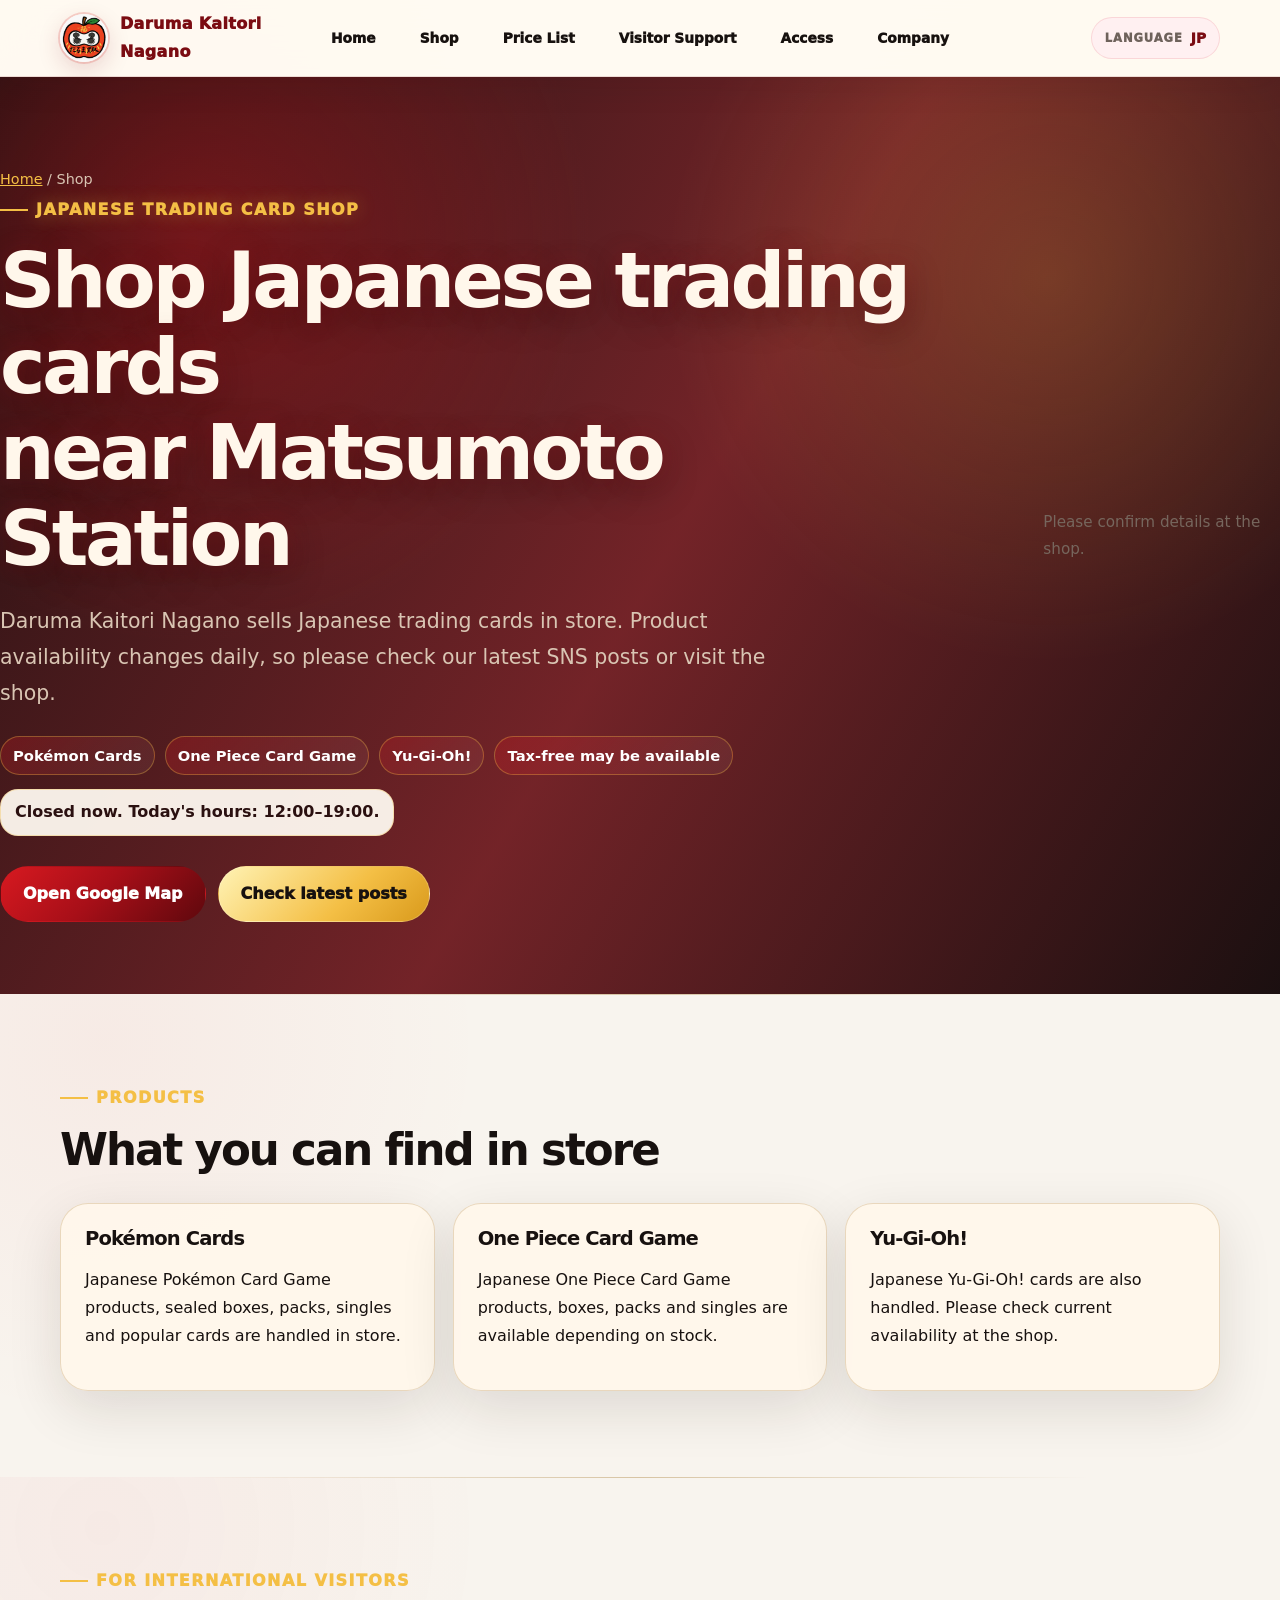
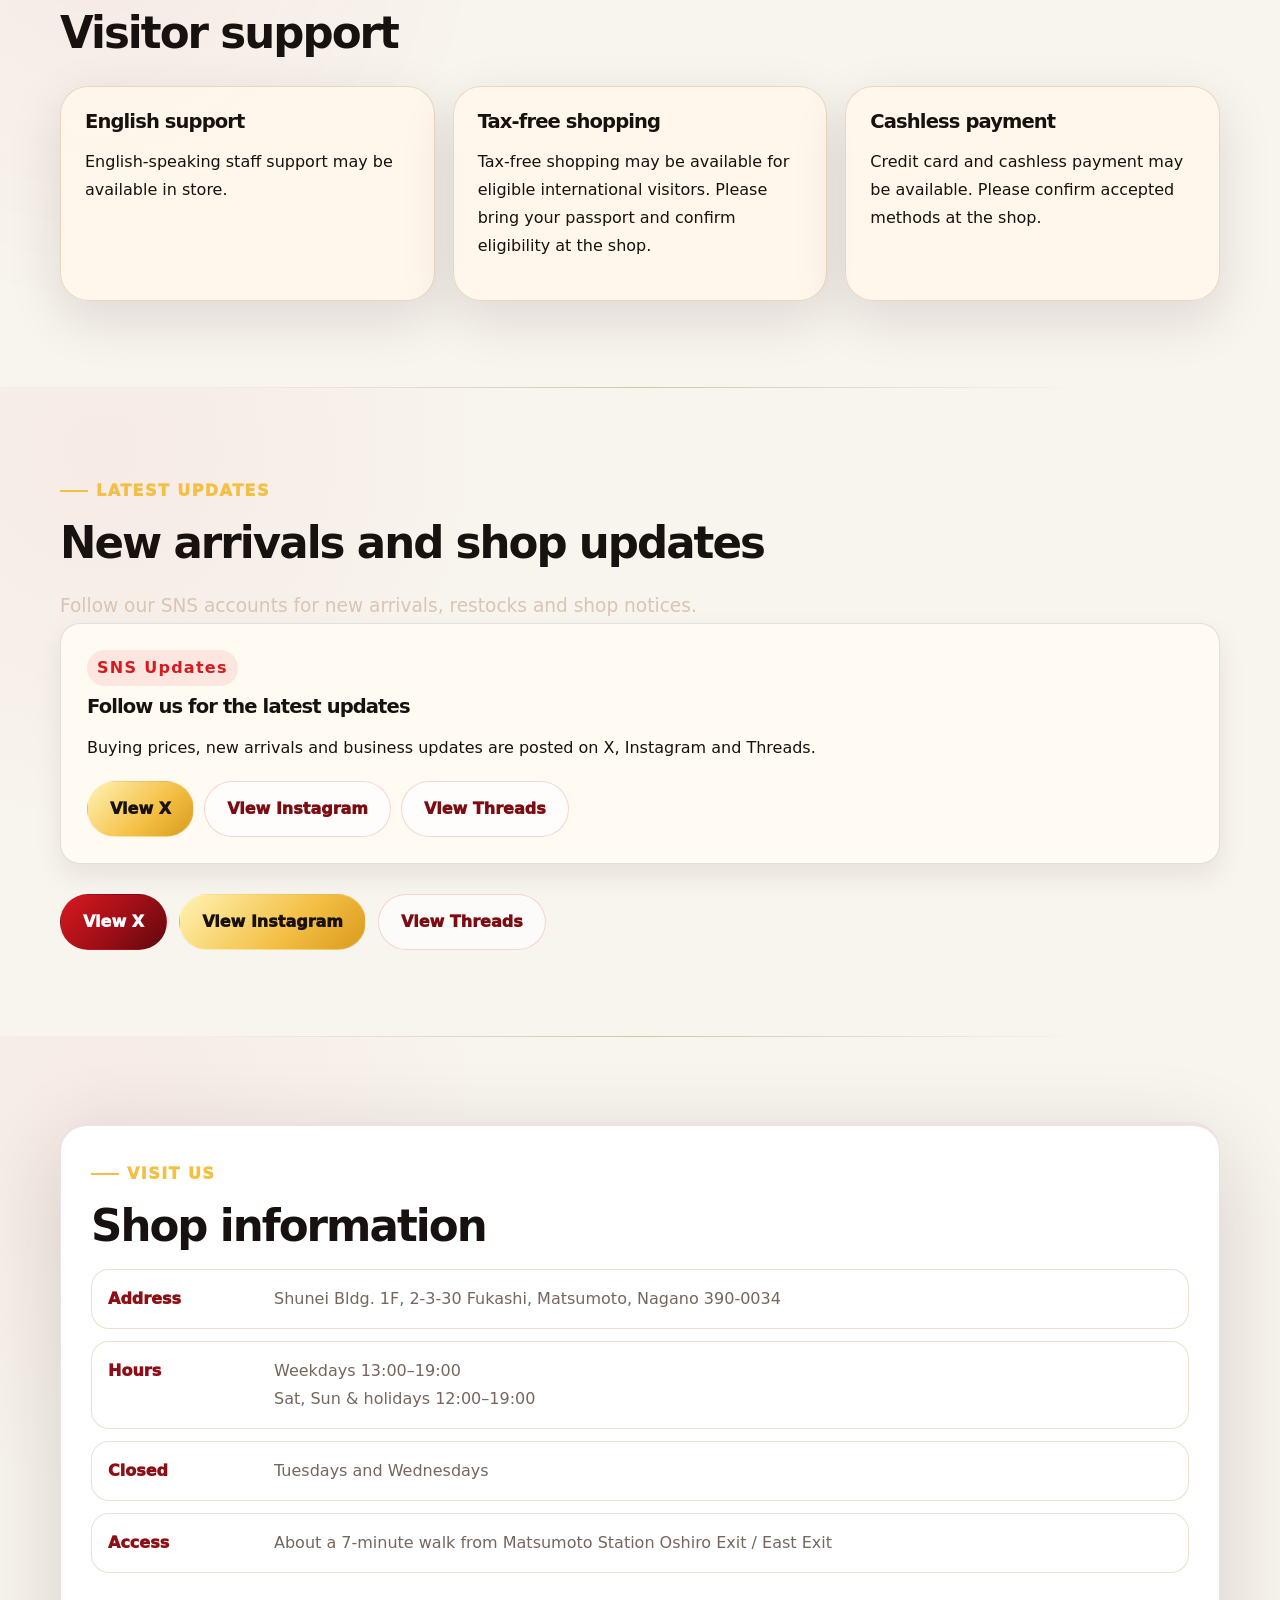
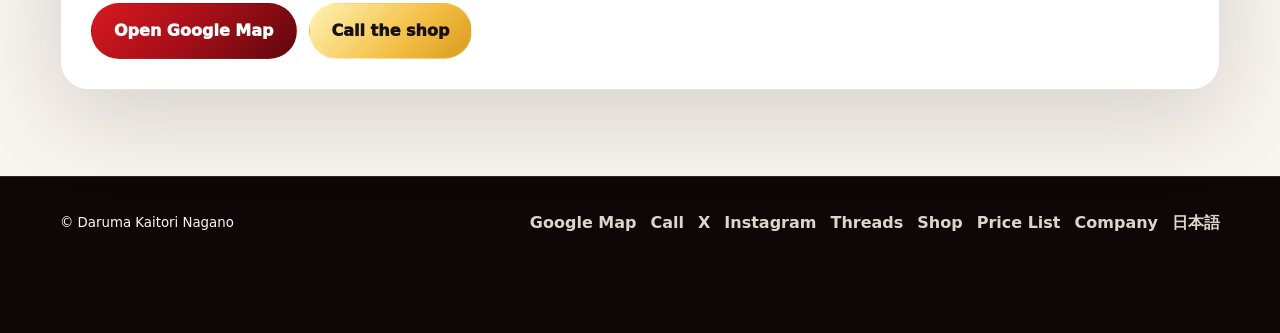
<file: en/shop/index.html>
<!DOCTYPE html>
<html lang="en">
<head>
  <meta charset="UTF-8">
  <title>Shop Japanese Trading Cards｜Daruma Kaitori Nagano</title>
  <meta name="description" content="Shop Japanese trading cards at Daruma Kaitori Nagano near Matsumoto Station. Pokémon Cards, One Piece Card Game, Yu-Gi-Oh!, sealed boxes, packs and singles are available depending on stock.">
  <meta name="viewport" content="width=device-width, initial-scale=1.0">
  <meta name="daruma-base-path" content="/daruma-nagano">
  <link rel="canonical" href="https://daruma-nagano.github.io/daruma-nagano/en/shop/">
  <link rel="alternate" hreflang="ja" href="https://daruma-nagano.github.io/daruma-nagano/ja/">
  <link rel="alternate" hreflang="en" href="https://daruma-nagano.github.io/daruma-nagano/en/shop/">
  <link rel="alternate" hreflang="x-default" href="https://daruma-nagano.github.io/daruma-nagano/">
  <meta property="og:title" content="Shop Japanese Trading Cards｜Daruma Kaitori Nagano">
  <meta property="og:description" content="Visit Daruma Kaitori Nagano for Japanese Pokémon Cards, One Piece Card Game and Yu-Gi-Oh! cards near Matsumoto Station.">
  <meta property="og:image" content="https://daruma-nagano.github.io/daruma-nagano/assets/img/shop-banner.png">
  <meta property="og:type" content="website">
  <meta name="twitter:card" content="summary_large_image">
  <link rel="stylesheet" href="../../assets/css/style.css">
  <script type="application/ld+json">{"@context":"https://schema.org","@type":"BreadcrumbList","itemListElement":[{"@type":"ListItem","position":1,"name":"Home","item":"https://daruma-nagano.github.io/daruma-nagano/en/"},{"@type":"ListItem","position":2,"name":"Shop","item":"https://daruma-nagano.github.io/daruma-nagano/en/shop/"}]}</script>
</head>
<body class="flow-page motion-page">
  <div class="scroll-progress" data-scroll-progress></div>
  <a class="skip-link" href="#main">Skip to content</a>

  <header class="site-header fixed-brand-header">
    <div class="container header-shell">
      <div class="header-left">
        <a class="brand" href="/daruma-nagano/en/">
          <img src="../../assets/img/daruma-logo.jpg" alt="Daruma Kaitori Nagano logo">
          <span>Daruma Kaitori Nagano</span>
        </a>
      </div>
      <input class="menu-toggle" type="checkbox" id="menu-toggle-en-shop-index" aria-label="Menu">
      <label class="menu-button" for="menu-toggle-en-shop-index"><span></span><span></span><span></span></label>
      <nav class="header-center" aria-label="Primary navigation">
        <a href="/daruma-nagano/en/">Home</a>
        <a href="/daruma-nagano/en/shop/">Shop</a>
        <a href="/daruma-nagano/en/price-list/">Price List</a>
        <a href="/daruma-nagano/en/#support">Visitor Support</a>
        <a href="/daruma-nagano/en/access/">Access</a>
        <a href="/daruma-nagano/en/company/">Company</a>
      </nav>
      <nav class="header-right" aria-label="Utility navigation">
        <div class="language-switch" aria-label="LANGUAGE">
          <span>LANGUAGE</span>
          <a href="/daruma-nagano/ja/" onclick="setLanguage('ja')">JP</a>
        </div>
      </nav>
    </div>
  </header>

  <main id="main">
    <section class="hero compact">
      <div class="container">
        <p class="breadcrumb"><a href="/daruma-nagano/en/">Home</a> / Shop</p>
        <p class="eyebrow">Japanese Trading Card Shop</p>
        <h1>Shop Japanese trading cards<br>near Matsumoto Station</h1>
        <p class="lead">Daruma Kaitori Nagano sells Japanese trading cards in store. Product availability changes daily, so please check our latest SNS posts or visit the shop.</p>
        <div class="hero-badges">
          <span class="badge">Pokémon Cards</span>
          <span class="badge">One Piece Card Game</span>
          <span class="badge">Yu-Gi-Oh!</span>
          <span class="badge">Tax-free may be available</span>
        </div>
        <div class="opening-status" data-opening-status aria-live="polite"></div>
        <div class="cta-row">
          <a class="btn primary" href="https://maps.app.goo.gl/VJ9paWerdHDKHwG36" target="_blank" rel="noopener">Open Google Map</a>
          <a class="btn secondary" href="https://x.com/kaitorinagano" target="_blank" rel="noopener">Check latest posts</a>
        </div>
      </div>
    <p class="note">Please confirm details at the shop.</p>
    </section>

    <section class="section reveal">
      <div class="container">
        <p class="eyebrow">Products</p>
        <h2>What you can find in store</h2>
        <div class="buy-focus-grid section-actions">
          <article class="link-card">
            <h3>Pokémon Cards</h3>
            <p>Japanese Pokémon Card Game products, sealed boxes, packs, singles and popular cards are handled in store.</p>
          </article>
          <article class="link-card">
            <h3>One Piece Card Game</h3>
            <p>Japanese One Piece Card Game products, boxes, packs and singles are available depending on stock.</p>
          </article>
          <article class="link-card">
            <h3>Yu-Gi-Oh!</h3>
            <p>Japanese Yu-Gi-Oh! cards are also handled. Please check current availability at the shop.</p>
          </article>
        </div>
      </div>
    </section>

    <section class="section soft reveal">
      <div class="container">
        <p class="eyebrow">For International Visitors</p>
        <h2>Visitor support</h2>
        <div class="buy-focus-grid section-actions">
          <article class="link-card">
            <h3>English support</h3>
            <p>English-speaking staff support may be available in store.</p>
          </article>
          <article class="link-card">
            <h3>Tax-free shopping</h3>
            <p>Tax-free shopping may be available for eligible international visitors. Please bring your passport and confirm eligibility at the shop.</p>
          </article>
          <article class="link-card">
            <h3>Cashless payment</h3>
            <p>Credit card and cashless payment may be available. Please confirm accepted methods at the shop.</p>
          </article>
        </div>
      </div>
    </section>

    <section class="section reveal">
      <div class="container">
        <p class="eyebrow">Latest Updates</p>
        <h2>New arrivals and shop updates</h2>
        <p class="lead">Follow our SNS accounts for new arrivals, restocks and shop notices.</p>
        <div data-x-feed></div>
        <div class="cta-row">
          <a class="btn primary" href="https://x.com/kaitorinagano" target="_blank" rel="noopener">View X</a>
          <a class="btn secondary" href="https://www.instagram.com/darumakaitori.nagano" target="_blank" rel="noopener">View Instagram</a>
          <a class="btn ghost" href="https://www.threads.com/@darumakaitori.nagano" target="_blank" rel="noopener">View Threads</a>
        </div>
      </div>
    </section>

    <section class="section soft reveal">
      <div class="container panel">
        <p class="eyebrow">Visit Us</p>
        <h2>Shop information</h2>
        <dl class="info-list">
          <div><dt>Address</dt><dd>Shunei Bldg. 1F, 2-3-30 Fukashi, Matsumoto, Nagano 390-0034</dd></div>
          <div><dt>Hours</dt><dd>Weekdays 13:00–19:00<br>Sat, Sun & holidays 12:00–19:00</dd></div>
          <div><dt>Closed</dt><dd>Tuesdays and Wednesdays</dd></div>
          <div><dt>Access</dt><dd>About a 7-minute walk from Matsumoto Station Oshiro Exit / East Exit</dd></div>
        </dl>
        <div class="cta-row">
          <a class="btn primary" href="https://maps.app.goo.gl/VJ9paWerdHDKHwG36" target="_blank" rel="noopener">Open Google Map</a>
          <a class="btn secondary" href="tel:08083723790">Call the shop</a>
        </div>
      </div>
    </section>
  </main>

  <nav class="mobile-cta" aria-label="Mobile actions">
    <a href="https://maps.app.goo.gl/VJ9paWerdHDKHwG36" target="_blank" rel="noopener">Map</a>
    <a href="tel:08083723790">Call</a>
  </nav>
  <footer class="site-footer">
    <div class="container footer-grid footer-actions">
      <small>&copy; Daruma Kaitori Nagano</small>
      <nav aria-label="Footer links">
        <a href="https://maps.app.goo.gl/VJ9paWerdHDKHwG36" target="_blank" rel="noopener">Google Map</a>
        <a href="tel:08083723790">Call</a>
        <a href="https://x.com/kaitorinagano" target="_blank" rel="noopener">X</a>
        <a href="https://www.instagram.com/darumakaitori.nagano" target="_blank" rel="noopener">Instagram</a>
        <a href="https://www.threads.com/@darumakaitori.nagano" target="_blank" rel="noopener">Threads</a>
        <a href="/daruma-nagano/en/shop/">Shop</a>
        <a href="/daruma-nagano/en/price-list/">Price List</a>
        <a href="/daruma-nagano/en/company/">Company</a>
        <a href="/daruma-nagano/ja/" onclick="setLanguage('ja')">日本語</a>
      </nav>
    </div>
  </footer>

  <button class="page-top-motion" type="button" data-page-top aria-label="Page top">↑</button>
  <script src="../../assets/js/opening-status.js"></script>
  <script src="../../assets/js/analytics-events.js"></script>
  <script src="../../assets/js/x-feed.js"></script>
  <script src="../../assets/js/homage-motion.js"></script>
  <script src="../../assets/js/lang.js"></script>
</body>
</html>
</file>
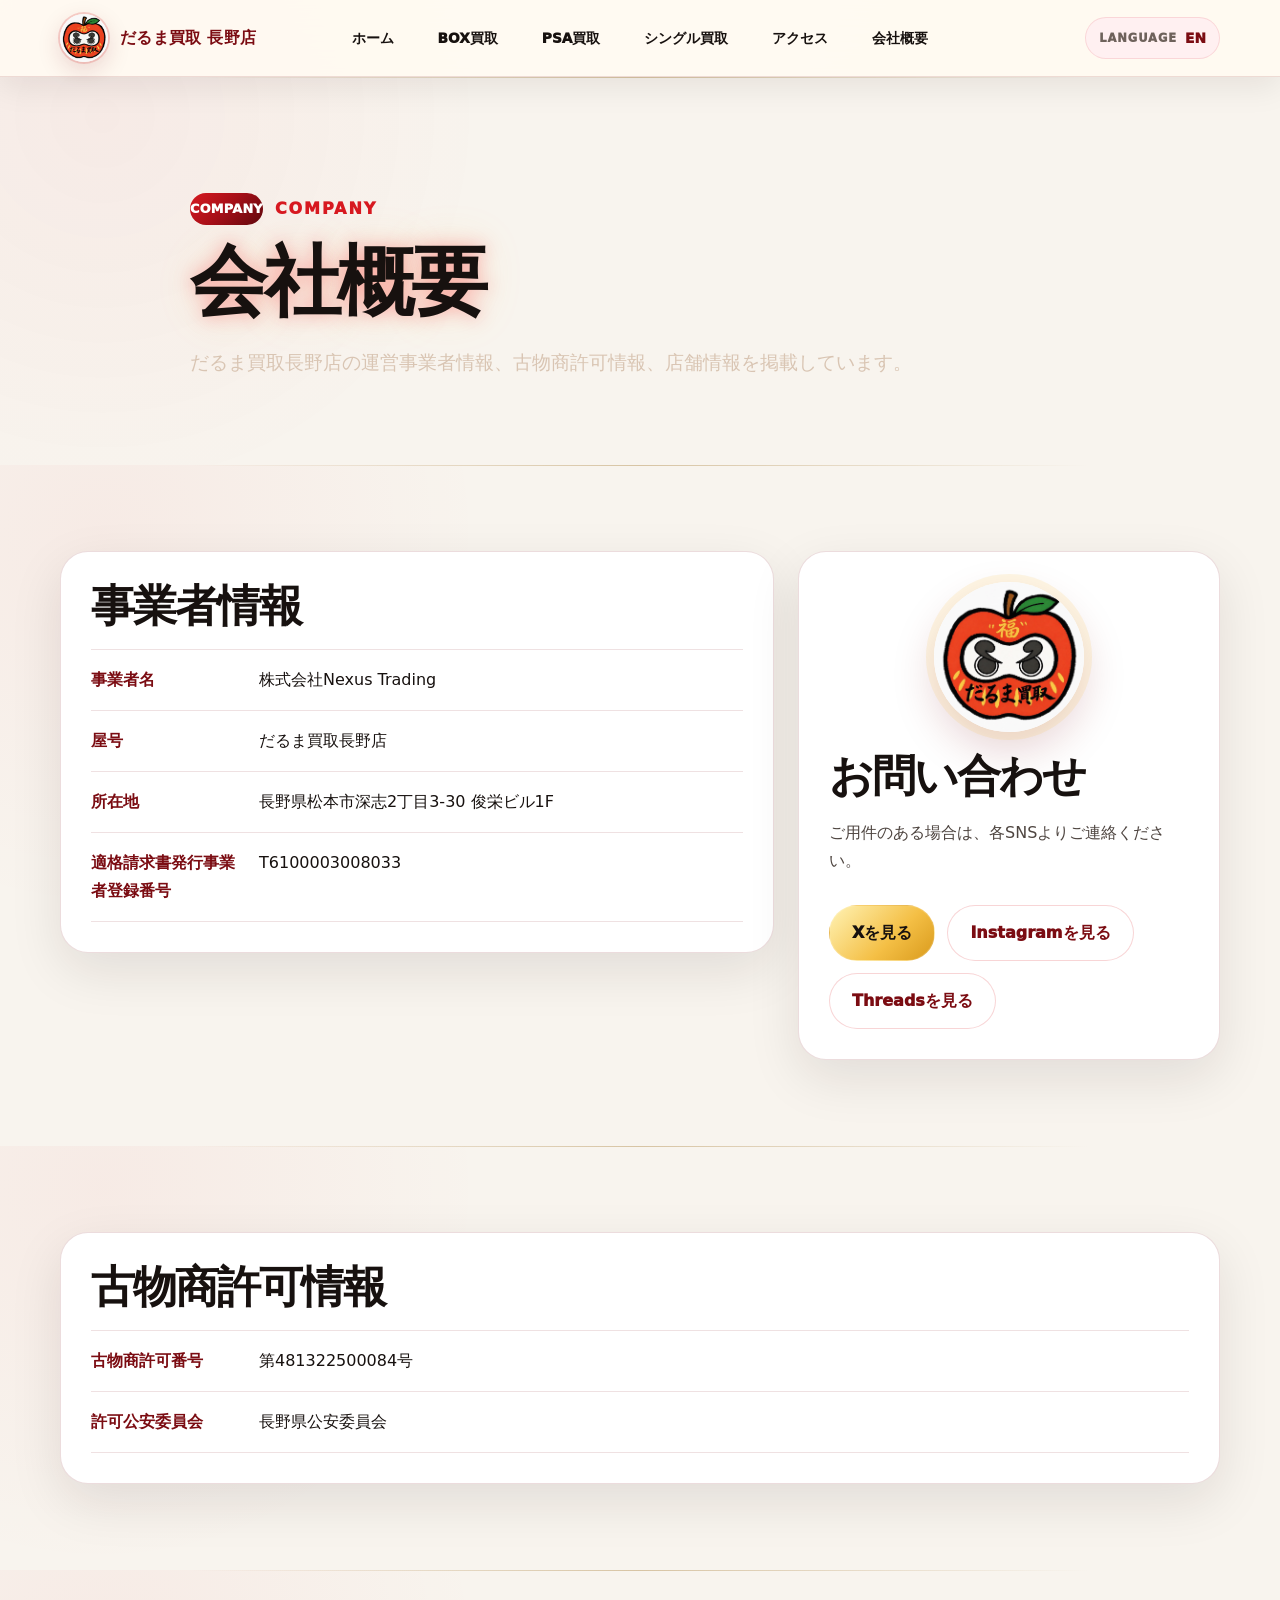
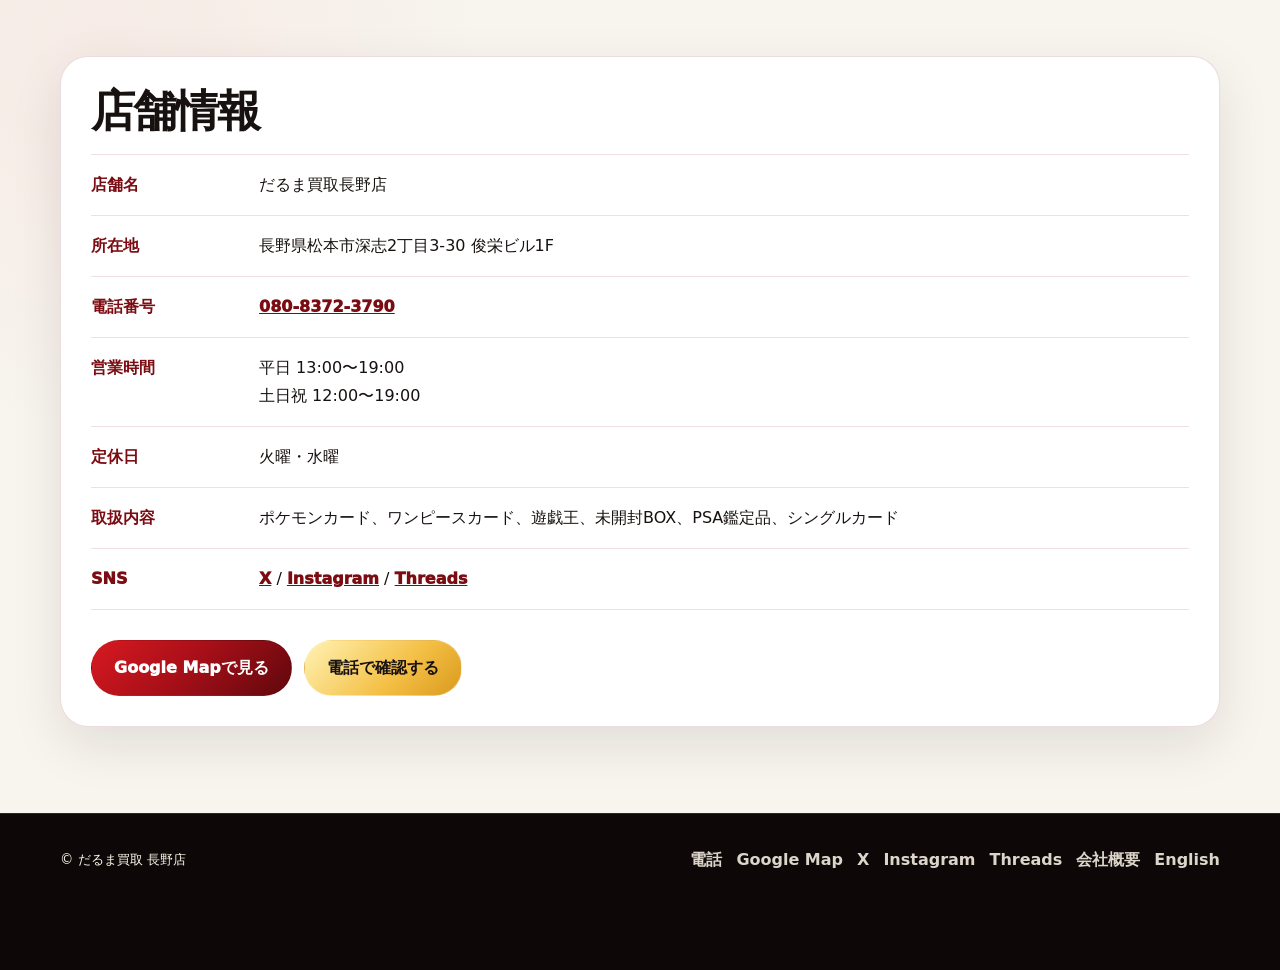
<file: ja/company/index.html>
<!DOCTYPE html>
<html lang="ja">
<head>
  <meta charset="UTF-8">
  <title>会社概要｜だるま買取 長野店</title>
  <meta name="description" content="だるま買取 長野店の会社概要ページです。所在地、電話番号、営業時間、定休日、アクセス情報を掲載しています。">
  <meta name="viewport" content="width=device-width, initial-scale=1.0">
  <meta name="daruma-base-path" content="/daruma-nagano">
  <link rel="canonical" href="https://daruma-nagano.github.io/daruma-nagano/ja/company/">
  <link rel="alternate" hreflang="ja" href="https://daruma-nagano.github.io/daruma-nagano/ja/company/">
  <link rel="alternate" hreflang="x-default" href="https://daruma-nagano.github.io/daruma-nagano/">
  <meta property="og:title" content="会社概要｜だるま買取 長野店">
  <meta property="og:description" content="だるま買取 長野店の会社概要ページです。所在地、電話番号、営業時間、定休日、アクセス情報を掲載しています。">
  <meta property="og:image" content="https://daruma-nagano.github.io/daruma-nagano/assets/img/shop-banner.png">
  <meta property="og:type" content="website">
  <meta name="twitter:card" content="summary_large_image">
  <link rel="stylesheet" href="../../assets/css/style.css">
  <script type="application/ld+json">{"@context":"https://schema.org","@type":"Store","name":"だるま買取 長野店","image":"https://daruma-nagano.github.io/daruma-nagano/assets/img/shop-banner.png","url":"https://daruma-nagano.github.io/daruma-nagano/ja/","telephone":"+81-80-8372-3790","address":{"@type":"PostalAddress","postalCode":"390-0034","addressCountry":"JP","addressRegion":"長野県","addressLocality":"松本市","streetAddress":"深志二丁目3-30 俊栄ビル1F"},"geo":{"@type":"GeoCoordinates","address":"長野県松本市深志二丁目3-30 俊栄ビル1F"},"openingHoursSpecification":[{"@type":"OpeningHoursSpecification","dayOfWeek":["Monday","Thursday","Friday"],"opens":"13:00","closes":"19:00"},{"@type":"OpeningHoursSpecification","dayOfWeek":["Saturday","Sunday"],"opens":"12:00","closes":"19:00"}],"sameAs":["https://x.com/kaitorinagano","https://www.instagram.com/darumakaitori.nagano","https://www.threads.com/@darumakaitori.nagano"],"areaServed":["松本市","安曇野市","塩尻市","岡谷市","諏訪市","茅野市","大町市","長野県"],"legalName":"株式会社Nexus Trading","taxID":"T6100003008033","identifier":"第481322500084号"}</script><script type="application/ld+json">{"@context":"https://schema.org","@type":"BreadcrumbList","itemListElement":[{"@type":"ListItem","position":1,"name":"ホーム","item":"https://daruma-nagano.github.io/daruma-nagano/ja/"},{"@type":"ListItem","position":2,"name":"会社概要","item":"https://daruma-nagano.github.io/daruma-nagano/ja/company/"}]}</script>
</head>
<body class="flow-page motion-page company-page">
  <div class="scroll-progress" data-scroll-progress></div>
  <a class="skip-link" href="#main">本文へ移動</a>
  <header class="site-header fixed-brand-header">
    <div class="container header-shell">
      <div class="header-left">
        <a class="brand" href="/daruma-nagano/ja/">
          <img src="../../assets/img/daruma-logo.jpg" alt="だるま買取 長野店 ロゴ">
          <span>だるま買取 長野店</span>
        </a>
      </div>
      <input class="menu-toggle" type="checkbox" id="menu-toggle-ja" aria-label="メニュー">
      <label class="menu-button" for="menu-toggle-ja"><span></span><span></span><span></span></label>
      <nav class="header-center" aria-label="Primary navigation">
        <a href="/daruma-nagano/ja/">ホーム</a>
        <a href="/daruma-nagano/ja/purchase/box/">BOX買取</a>
        <a href="/daruma-nagano/ja/purchase/psa/">PSA買取</a>
        <a href="/daruma-nagano/ja/purchase/single/">シングル買取</a>
        <a href="/daruma-nagano/ja/#access">アクセス</a>
        <a href="/daruma-nagano/ja/company/">会社概要</a>
      </nav>
      <nav class="header-right" aria-label="Utility navigation">
        <div class="language-switch" aria-label="LANGUAGE">
          <span>LANGUAGE</span>
          <a href="/daruma-nagano/en/" onclick="setLanguage('en')">EN</a>
        </div>
      </nav>
    </div>
  </header>
  <main id="main">
<section class="section soft company-hero-section">
      <div class="container company-hero">
        <p class="motion-label" data-motion-no="COMPANY">COMPANY</p>
        <h1>会社概要</h1>
        <p class="lead">だるま買取長野店の運営事業者情報、古物商許可情報、店舗情報を掲載しています。</p>
      </div>
    </section>

    <section class="section company-section">
      <div class="container company-layout">
        <div class="company-card">
          <h2>事業者情報</h2>
          <dl class="company-table">
            <div><dt>事業者名</dt><dd>株式会社Nexus Trading</dd></div>
            <div><dt>屋号</dt><dd>だるま買取長野店</dd></div>
            <div><dt>所在地</dt><dd>長野県松本市深志2丁目3-30 俊栄ビル1F</dd></div>
            <div><dt>適格請求書発行事業者登録番号</dt><dd>T6100003008033</dd></div>
          </dl>
        </div>
        <aside class="company-side">
          <img src="../../assets/img/daruma-logo.jpg" alt="だるま買取 長野店 ロゴ">
          <h2>お問い合わせ</h2>
          <p>ご用件のある場合は、各SNSよりご連絡ください。</p>
          <div class="cta-row">
            <a class="btn secondary" href="https://x.com/kaitorinagano" target="_blank" rel="noopener">Xを見る</a>
            <a class="btn ghost" href="https://www.instagram.com/darumakaitori.nagano" target="_blank" rel="noopener">Instagramを見る</a>
            <a class="btn ghost" href="https://www.threads.com/@darumakaitori.nagano" target="_blank" rel="noopener">Threadsを見る</a>
          </div>
        </aside>
      </div>
    </section>

    <section class="section soft company-section">
      <div class="container company-card">
        <h2>古物商許可情報</h2>
        <dl class="company-table">
          <div><dt>古物商許可番号</dt><dd>第481322500084号</dd></div>
          <div><dt>許可公安委員会</dt><dd>長野県公安委員会</dd></div>
        </dl>
      </div>
    </section>

    <section class="section company-section">
      <div class="container company-card">
        <h2>店舗情報</h2>
        <dl class="company-table">
          <div><dt>店舗名</dt><dd>だるま買取長野店</dd></div>
          <div><dt>所在地</dt><dd>長野県松本市深志2丁目3-30 俊栄ビル1F</dd></div>
          <div><dt>電話番号</dt><dd><a href="tel:08083723790">080-8372-3790</a></dd></div>
          <div><dt>営業時間</dt><dd>平日 13:00〜19:00<br>土日祝 12:00〜19:00</dd></div>
          <div><dt>定休日</dt><dd>火曜・水曜</dd></div>
          <div><dt>取扱内容</dt><dd>ポケモンカード、ワンピースカード、遊戯王、未開封BOX、PSA鑑定品、シングルカード</dd></div>
          <div><dt>SNS</dt><dd><a href="https://x.com/kaitorinagano" target="_blank" rel="noopener">X</a> / <a href="https://www.instagram.com/darumakaitori.nagano" target="_blank" rel="noopener">Instagram</a> / <a href="https://www.threads.com/@darumakaitori.nagano" target="_blank" rel="noopener">Threads</a></dd></div>
        </dl>
        <div class="cta-row">
          <a class="btn primary" href="https://maps.app.goo.gl/VJ9paWerdHDKHwG36" target="_blank" rel="noopener">Google Mapで見る</a>
          <a class="btn secondary" href="tel:08083723790">電話で確認する</a>
        </div>
      </div>
    </section>
  </main>
  <nav class="mobile-cta" aria-label="スマホ固定導線">
    <a href="tel:08083723790">電話</a>
    <a href="https://maps.app.goo.gl/VJ9paWerdHDKHwG36" target="_blank" rel="noopener">Map</a>
    <a class="x-mobile" href="https://x.com/kaitorinagano" target="_blank" rel="noopener">X</a>
  </nav>
  <footer class="site-footer">
    <div class="container footer-grid footer-actions">
      <small>&copy; だるま買取 長野店</small>
      <nav aria-label="フッターリンク">
        <a href="tel:08083723790">電話</a>
        <a href="https://maps.app.goo.gl/VJ9paWerdHDKHwG36" target="_blank" rel="noopener">Google Map</a>
        <a href="https://x.com/kaitorinagano" target="_blank" rel="noopener">X</a>
        <a href="https://www.instagram.com/darumakaitori.nagano" target="_blank" rel="noopener">Instagram</a>
        <a href="https://www.threads.com/@darumakaitori.nagano" target="_blank" rel="noopener">Threads</a>
        <a href="/daruma-nagano/ja/company/">会社概要</a>
        <a href="/daruma-nagano/en/" onclick="setLanguage('en')">English</a>
      </nav>
    </div>
  </footer>
  <button class="page-top-motion" type="button" data-page-top aria-label="Page top">↑</button>
  <script src="../../assets/js/opening-status.js"></script>
  <script src="../../assets/js/analytics-events.js"></script>
  <script src="../../assets/js/x-feed.js"></script>
  <script src="../../assets/js/homage-motion.js"></script>
  <script src="../../assets/js/lang.js"></script>

</body>
</html>
</file>
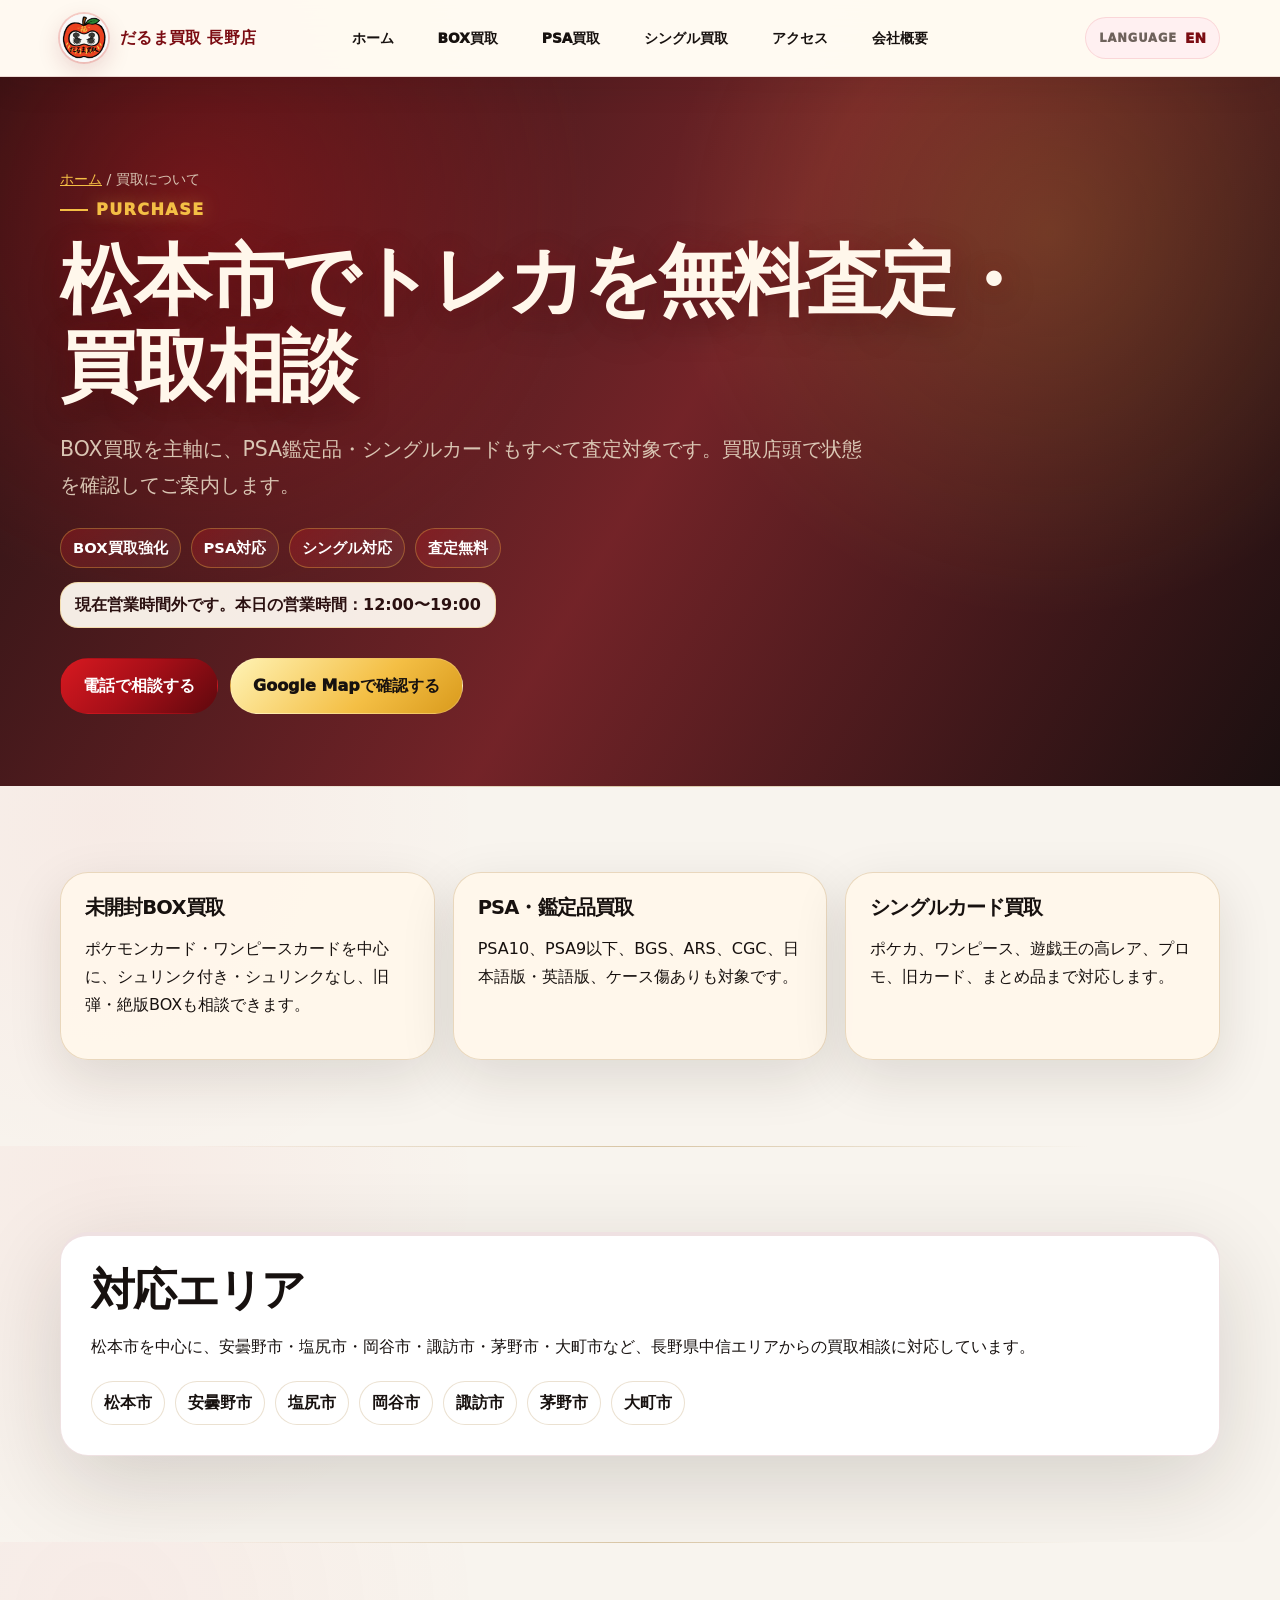
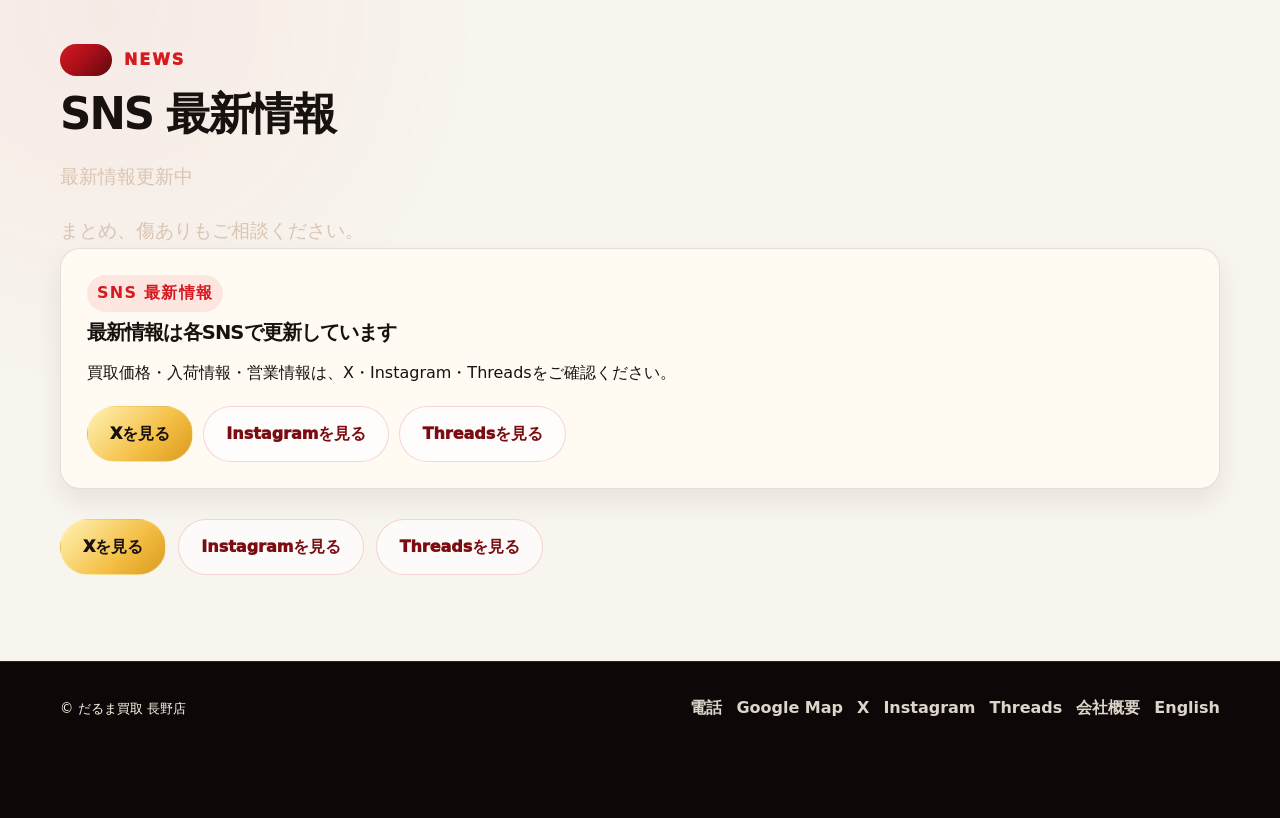
<file: ja/purchase/index.html>
<!DOCTYPE html>
<html lang="ja">
<head>
  <meta charset="UTF-8">
  <title>松本市のトレカ買取・無料査定｜だるま買取 長野店</title>
  <meta name="description" content="松本市でポケモンカード、ワンピースカード、遊戯王の買取相談なら、だるま買取 長野店へ。BOX買取、PSA鑑定品、シングルカードを無料査定します。">
  <meta name="viewport" content="width=device-width, initial-scale=1.0">
  <meta name="daruma-base-path" content="/daruma-nagano">
  <link rel="canonical" href="https://daruma-nagano.github.io/daruma-nagano/ja/purchase/">
  <link rel="alternate" hreflang="ja" href="https://daruma-nagano.github.io/daruma-nagano/ja/purchase/">
  <link rel="alternate" hreflang="x-default" href="https://daruma-nagano.github.io/daruma-nagano/">
  <meta property="og:title" content="松本市のトレカ買取・無料査定｜だるま買取 長野店">
  <meta property="og:description" content="松本市でポケモンカード、ワンピースカード、遊戯王の買取相談なら、だるま買取 長野店へ。BOX買取、PSA鑑定品、シングルカードを無料査定します。">
  <meta property="og:image" content="https://daruma-nagano.github.io/daruma-nagano/assets/img/shop-banner.png">
  <meta property="og:type" content="website">
  <meta name="twitter:card" content="summary_large_image">
  <link rel="stylesheet" href="../../assets/css/style.css">
  <script type="application/ld+json">{"@context":"https://schema.org","@type":"Store","name":"だるま買取 長野店","image":"https://daruma-nagano.github.io/daruma-nagano/assets/img/shop-banner.png","url":"https://daruma-nagano.github.io/daruma-nagano/ja/","telephone":"+81-80-8372-3790","address":{"@type":"PostalAddress","postalCode":"390-0034","addressCountry":"JP","addressRegion":"長野県","addressLocality":"松本市","streetAddress":"深志二丁目3-30 俊栄ビル1F"},"geo":{"@type":"GeoCoordinates","address":"長野県松本市深志二丁目3-30 俊栄ビル1F"},"openingHoursSpecification":[{"@type":"OpeningHoursSpecification","dayOfWeek":["Monday","Thursday","Friday"],"opens":"13:00","closes":"19:00"},{"@type":"OpeningHoursSpecification","dayOfWeek":["Saturday","Sunday"],"opens":"12:00","closes":"19:00"}],"sameAs":["https://x.com/kaitorinagano","https://www.instagram.com/darumakaitori.nagano","https://www.threads.com/@darumakaitori.nagano"],"areaServed":["松本市","安曇野市","塩尻市","岡谷市","諏訪市","茅野市","大町市","長野県"],"legalName":"株式会社Nexus Trading","taxID":"T6100003008033","identifier":"第481322500084号"}</script><script type="application/ld+json">{"@context":"https://schema.org","@type":"BreadcrumbList","itemListElement":[{"@type":"ListItem","position":1,"name":"ホーム","item":"https://daruma-nagano.github.io/daruma-nagano/ja/"},{"@type":"ListItem","position":2,"name":"買取について","item":"https://daruma-nagano.github.io/daruma-nagano/ja/purchase/"}]}</script><script type="application/ld+json">{"@context":"https://schema.org","@type":"FAQPage","mainEntity":[{"@type":"Question","name":"査定は無料ですか？","acceptedAnswer":{"@type":"Answer","text":"無料です。BOX、PSA鑑定品、シングルカードを1点から相談できます。"}},{"@type":"Question","name":"買取価格はサイトで公開していますか？","acceptedAnswer":{"@type":"Answer","text":"価格は公開していません。状態・在庫状況・相場を確認して店頭で査定します。"}},{"@type":"Question","name":"本人確認書類は必要ですか？","acceptedAnswer":{"@type":"Answer","text":"買取には本人確認書類が必要です。"}},{"@type":"Question","name":"対応エリアはどこですか？","acceptedAnswer":{"@type":"Answer","text":"松本市を中心に、安曇野市・塩尻市・岡谷市・諏訪市・茅野市・大町市など、長野県中信エリアからの買取相談に対応しています。"}}]}</script>
</head>
<body class="flow-page motion-page">
  <div class="scroll-progress" data-scroll-progress></div>
  <a class="skip-link" href="#main">本文へ移動</a>
  <header class="site-header fixed-brand-header">
    <div class="container header-shell">
      <div class="header-left">
        <a class="brand" href="/daruma-nagano/ja/">
          <img src="../../assets/img/daruma-logo.jpg" alt="だるま買取 長野店 ロゴ">
          <span>だるま買取 長野店</span>
        </a>
      </div>
      <input class="menu-toggle" type="checkbox" id="menu-toggle-ja" aria-label="メニュー">
      <label class="menu-button" for="menu-toggle-ja"><span></span><span></span><span></span></label>
      <nav class="header-center" aria-label="Primary navigation">
        <a href="/daruma-nagano/ja/">ホーム</a>
        <a href="/daruma-nagano/ja/purchase/box/">BOX買取</a>
        <a href="/daruma-nagano/ja/purchase/psa/">PSA買取</a>
        <a href="/daruma-nagano/ja/purchase/single/">シングル買取</a>
        <a href="/daruma-nagano/ja/#access">アクセス</a>
        <a href="/daruma-nagano/ja/company/">会社概要</a>
      </nav>
      <nav class="header-right" aria-label="Utility navigation">
        <div class="language-switch" aria-label="LANGUAGE">
          <span>LANGUAGE</span>
          <a href="/daruma-nagano/en/" onclick="setLanguage('en')">EN</a>
        </div>
      </nav>
    </div>
  </header>
  <main id="main">

    <section class="hero compact"><div class="container"><p class="breadcrumb"><a href="/daruma-nagano/ja/">ホーム</a> / 買取について</p><p class="eyebrow">Purchase</p><h1>松本市でトレカを無料査定・買取相談</h1><p class="lead">BOX買取を主軸に、PSA鑑定品・シングルカードもすべて査定対象です。買取店頭で状態を確認してご案内します。</p><div class="hero-badges"><span class="badge">BOX買取強化</span><span class="badge">PSA対応</span><span class="badge">シングル対応</span><span class="badge">査定無料</span></div><div class="opening-status" data-opening-status aria-live="polite"></div><div class="cta-row"><a class="btn primary" href="tel:08083723790">電話で相談する</a><a class="btn secondary" href="https://maps.app.goo.gl/VJ9paWerdHDKHwG36" target="_blank" rel="noopener">Google Mapで確認する</a></div></div></section>
    <section class="section"><div class="container"><div class="purchase-grid"><a class="link-card" href="/daruma-nagano/ja/purchase/box/"><h3>未開封BOX買取</h3><p>ポケモンカード・ワンピースカードを中心に、シュリンク付き・シュリンクなし、旧弾・絶版BOXも相談できます。</p></a><a class="link-card" href="/daruma-nagano/ja/purchase/psa/"><h3>PSA・鑑定品買取</h3><p>PSA10、PSA9以下、BGS、ARS、CGC、日本語版・英語版、ケース傷ありも対象です。</p></a><a class="link-card" href="/daruma-nagano/ja/purchase/single/"><h3>シングルカード買取</h3><p>ポケカ、ワンピース、遊戯王の高レア、プロモ、旧カード、まとめ品まで対応します。</p></a></div></div></section>
    <section class="section soft"><div class="container"><div class="panel"><h2>対応エリア</h2><p>松本市を中心に、安曇野市・塩尻市・岡谷市・諏訪市・茅野市・大町市など、長野県中信エリアからの買取相談に対応しています。</p><div class="service-tags"><span>松本市</span><span>安曇野市</span><span>塩尻市</span><span>岡谷市</span><span>諏訪市</span><span>茅野市</span><span>大町市</span></div></div></div></section>

  
    <section class="section soft news-section" id="news">
      <div class="container">
        <p class="motion-label">NEWS</p>
        <h2>SNS 最新情報</h2>
        <p class="lead">最新情報更新中</p>
        <p class="lead">まとめ、傷ありもご相談ください。</p>
        <div data-x-feed></div>
        <div class="cta-row sns-links">
          <a class="btn secondary" href="https://x.com/kaitorinagano" target="_blank" rel="noopener">Xを見る</a>
          <a class="btn ghost" href="https://www.instagram.com/darumakaitori.nagano" target="_blank" rel="noopener">Instagramを見る</a>
          <a class="btn ghost" href="https://www.threads.com/@darumakaitori.nagano" target="_blank" rel="noopener">Threadsを見る</a>
        </div>
      </div>
    </section>

  </main>
  <nav class="mobile-cta" aria-label="スマホ固定導線">
    <a href="tel:08083723790">電話</a>
    <a href="https://maps.app.goo.gl/VJ9paWerdHDKHwG36" target="_blank" rel="noopener">Map</a>
    <a class="x-mobile" href="https://x.com/kaitorinagano" target="_blank" rel="noopener">X</a>
  </nav>
  <footer class="site-footer">
    <div class="container footer-grid footer-actions">
      <small>&copy; だるま買取 長野店</small>
      <nav aria-label="フッターリンク">
        <a href="tel:08083723790">電話</a>
        <a href="https://maps.app.goo.gl/VJ9paWerdHDKHwG36" target="_blank" rel="noopener">Google Map</a>
        <a href="https://x.com/kaitorinagano" target="_blank" rel="noopener">X</a>
        <a href="https://www.instagram.com/darumakaitori.nagano" target="_blank" rel="noopener">Instagram</a>
        <a href="https://www.threads.com/@darumakaitori.nagano" target="_blank" rel="noopener">Threads</a>
        <a href="/daruma-nagano/ja/company/">会社概要</a>
        <a href="/daruma-nagano/en/" onclick="setLanguage('en')">English</a>
      </nav>
    </div>
  </footer>
  <button class="page-top-motion" type="button" data-page-top aria-label="Page top">↑</button>
  <script src="../../assets/js/opening-status.js"></script>
  <script src="../../assets/js/analytics-events.js"></script>
  <script src="../../assets/js/x-feed.js"></script>
  <script src="../../assets/js/homage-motion.js"></script>
  <script src="../../assets/js/lang.js"></script>
  
</body>
</html>
</file>
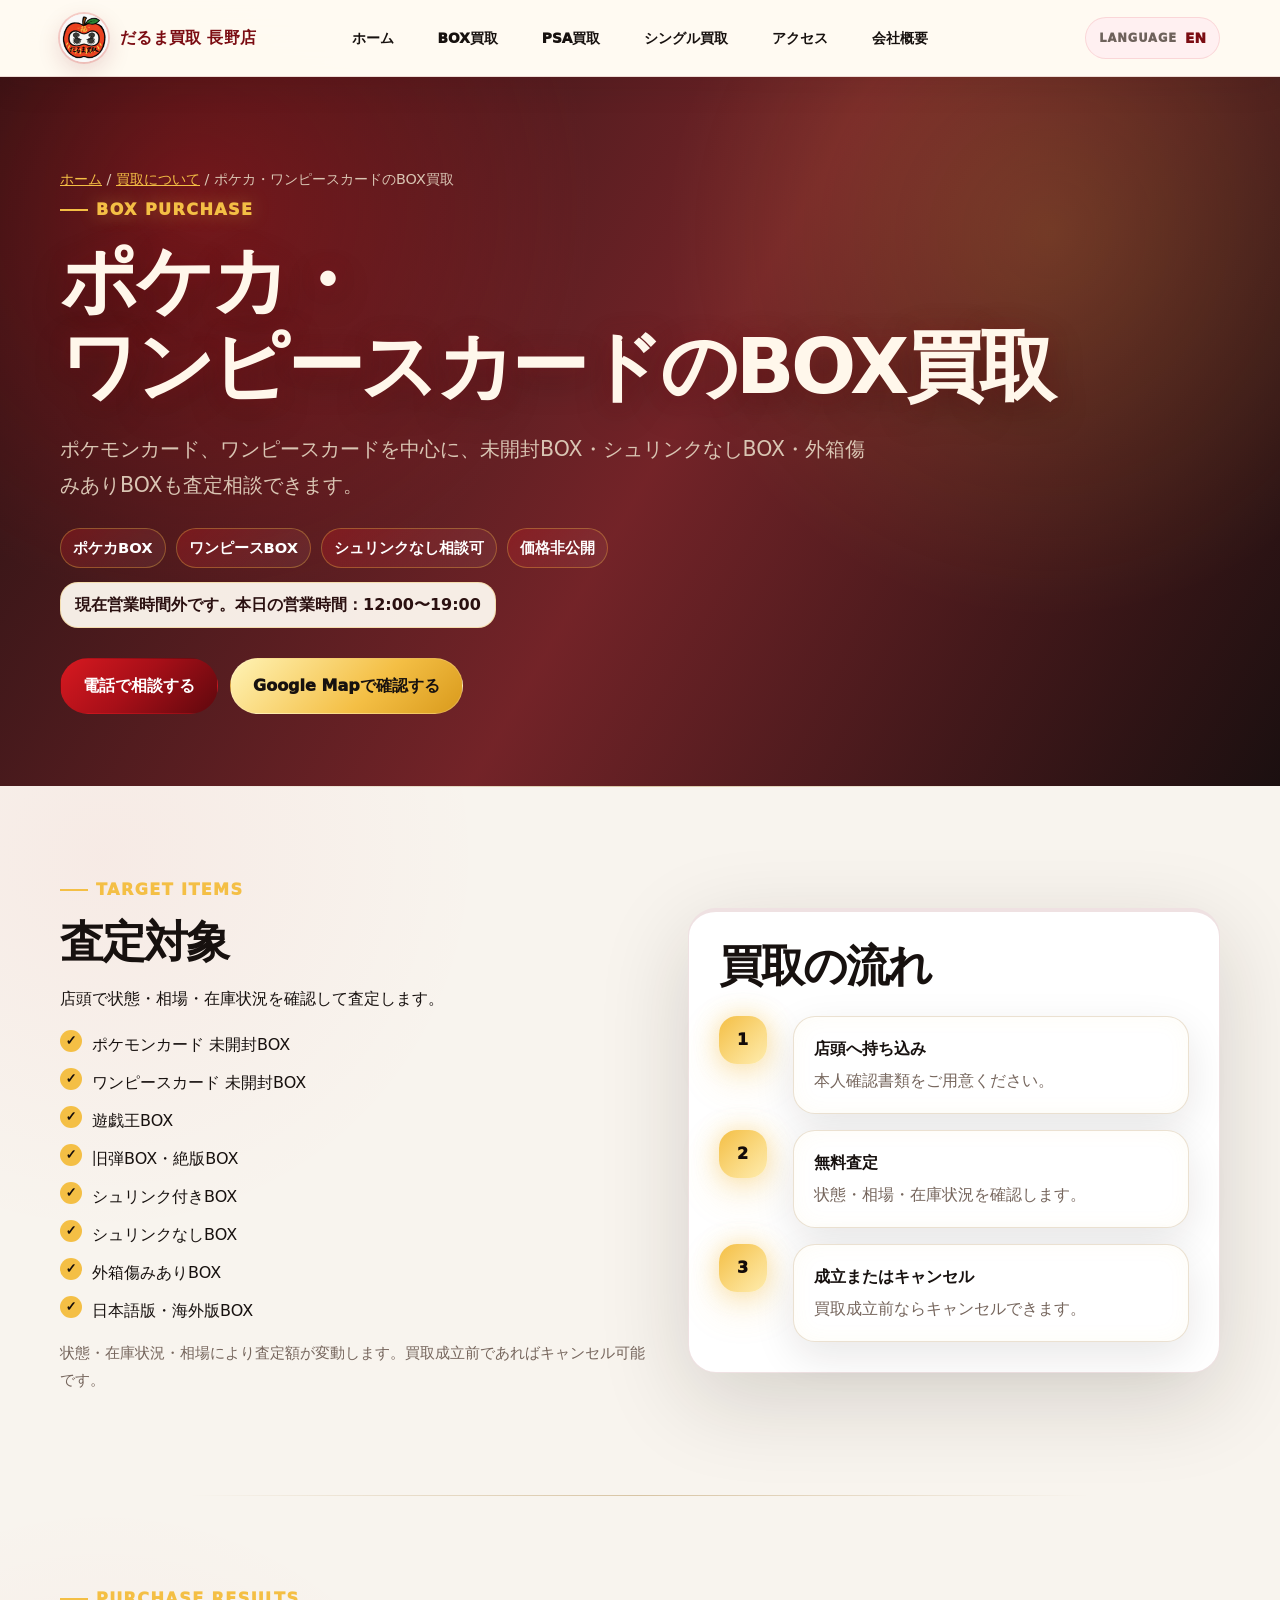
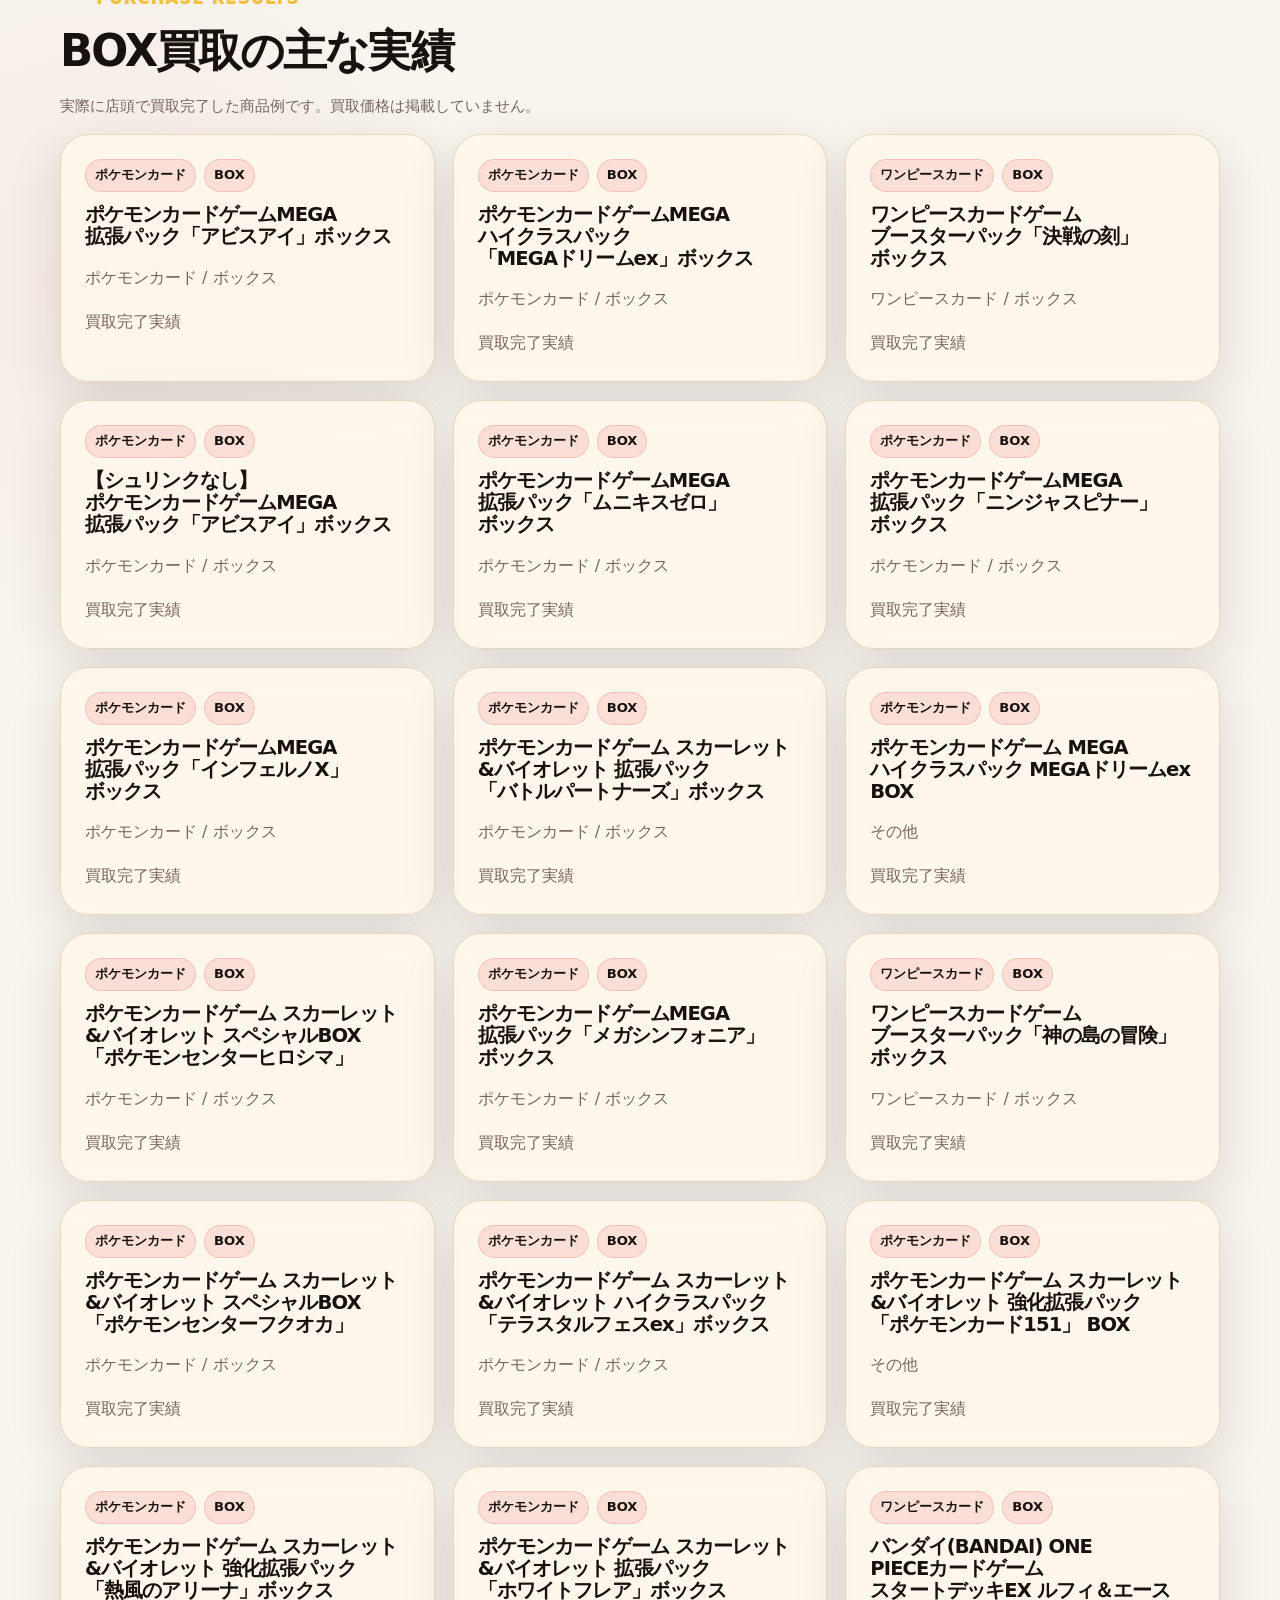
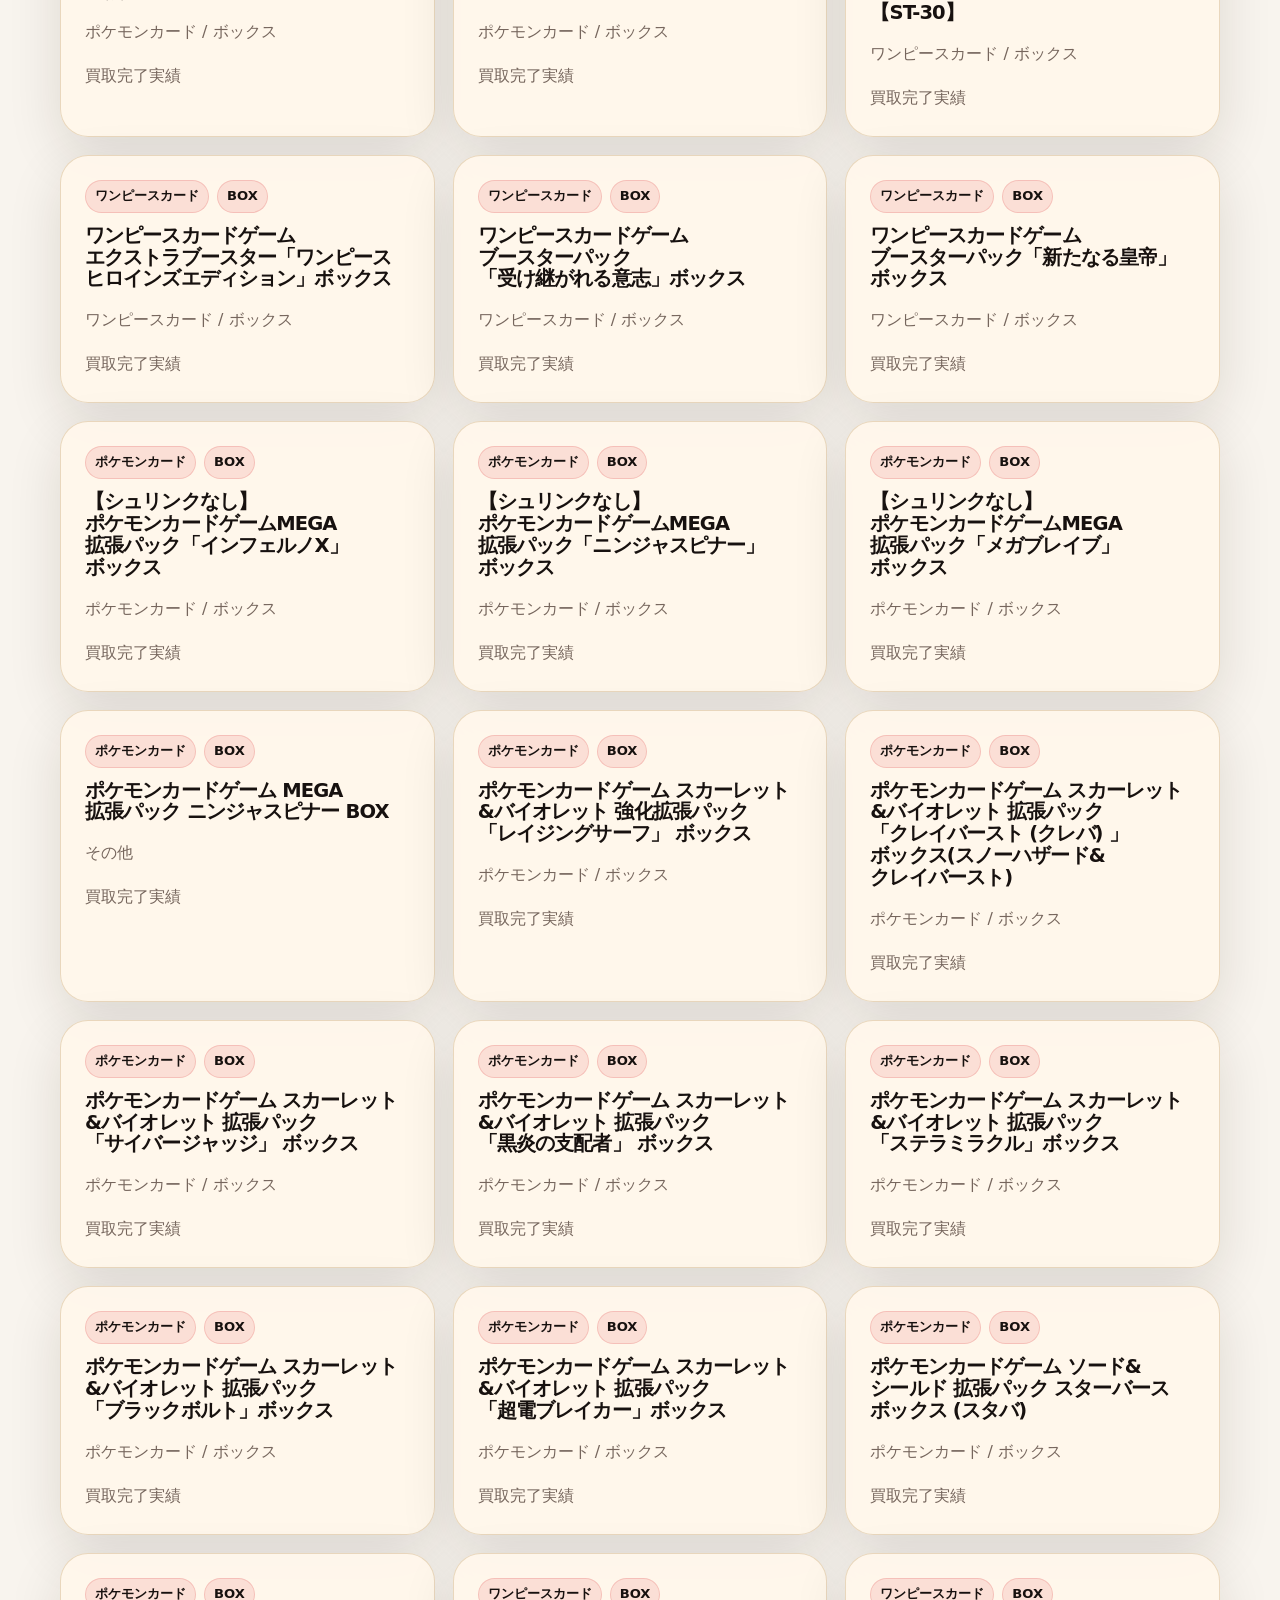
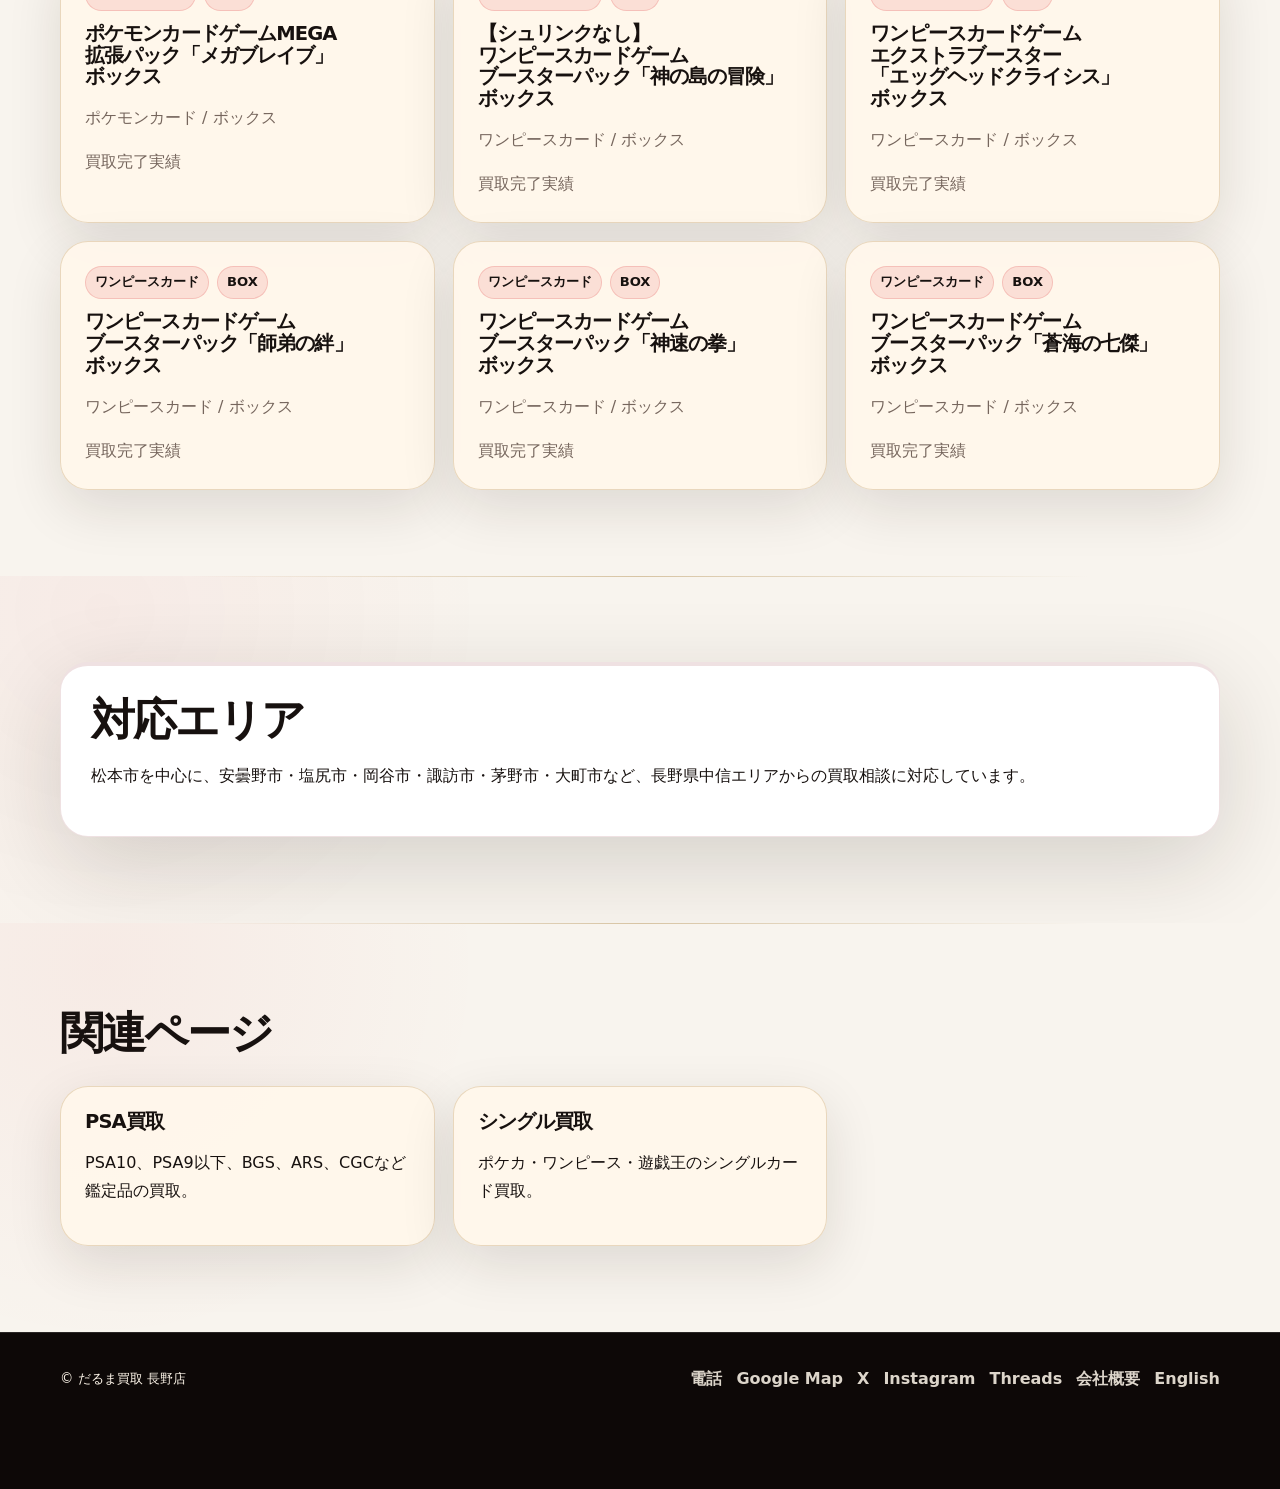
<file: ja/purchase/box/index.html>
<!DOCTYPE html>
<html lang="ja">
<head>
  <meta charset="UTF-8">
  <title>松本市の未開封BOX買取｜ポケカ・ワンピースカード</title>
  <meta name="description" content="松本市でポケモンカード・ワンピースカードの未開封BOX買取なら、だるま買取 長野店へ。シュリンク付き・シュリンクなし、旧弾・絶版BOXも無料査定します。">
  <meta name="viewport" content="width=device-width, initial-scale=1.0">
  <meta name="daruma-base-path" content="/daruma-nagano">
  <link rel="canonical" href="https://daruma-nagano.github.io/daruma-nagano/ja/purchase/box/">
  <link rel="alternate" hreflang="ja" href="https://daruma-nagano.github.io/daruma-nagano/ja/purchase/box/">
  <link rel="alternate" hreflang="x-default" href="https://daruma-nagano.github.io/daruma-nagano/">
  <meta property="og:title" content="松本市の未開封BOX買取｜ポケカ・ワンピースカード">
  <meta property="og:description" content="松本市でポケモンカード・ワンピースカードの未開封BOX買取なら、だるま買取 長野店へ。シュリンク付き・シュリンクなし、旧弾・絶版BOXも無料査定します。">
  <meta property="og:image" content="https://daruma-nagano.github.io/daruma-nagano/assets/img/shop-banner.png">
  <meta property="og:type" content="website">
  <meta name="twitter:card" content="summary_large_image">
  <link rel="stylesheet" href="../../../assets/css/style.css">
  <script type="application/ld+json">{"@context":"https://schema.org","@type":"Store","name":"だるま買取 長野店","image":"https://daruma-nagano.github.io/daruma-nagano/assets/img/shop-banner.png","url":"https://daruma-nagano.github.io/daruma-nagano/ja/","telephone":"+81-80-8372-3790","address":{"@type":"PostalAddress","postalCode":"390-0034","addressCountry":"JP","addressRegion":"長野県","addressLocality":"松本市","streetAddress":"深志二丁目3-30 俊栄ビル1F"},"geo":{"@type":"GeoCoordinates","address":"長野県松本市深志二丁目3-30 俊栄ビル1F"},"openingHoursSpecification":[{"@type":"OpeningHoursSpecification","dayOfWeek":["Monday","Thursday","Friday"],"opens":"13:00","closes":"19:00"},{"@type":"OpeningHoursSpecification","dayOfWeek":["Saturday","Sunday"],"opens":"12:00","closes":"19:00"}],"sameAs":["https://x.com/kaitorinagano","https://www.instagram.com/darumakaitori.nagano","https://www.threads.com/@darumakaitori.nagano"],"areaServed":["松本市","安曇野市","塩尻市","岡谷市","諏訪市","茅野市","大町市","長野県"],"legalName":"株式会社Nexus Trading","taxID":"T6100003008033","identifier":"第481322500084号"}</script><script type="application/ld+json">{"@context":"https://schema.org","@type":"BreadcrumbList","itemListElement":[{"@type":"ListItem","position":1,"name":"ホーム","item":"https://daruma-nagano.github.io/daruma-nagano/ja/"},{"@type":"ListItem","position":2,"name":"買取について","item":"https://daruma-nagano.github.io/daruma-nagano/ja/purchase/"},{"@type":"ListItem","position":3,"name":"ポケカ・ワンピースカードのBOX買取","item":"https://daruma-nagano.github.io/daruma-nagano/ja/purchase/box/"}]}</script><script type="application/ld+json">{"@context":"https://schema.org","@type":"FAQPage","mainEntity":[{"@type":"Question","name":"シュリンクなしBOXも査定できますか？","acceptedAnswer":{"@type":"Answer","text":"査定相談可能です。状態・在庫状況・相場により査定額は変動します。"}},{"@type":"Question","name":"古いBOXや外箱に傷みがあるBOXも対象ですか？","acceptedAnswer":{"@type":"Answer","text":"対象です。状態確認のうえ店頭で査定します。"}},{"@type":"Question","name":"買取価格は公開していますか？","acceptedAnswer":{"@type":"Answer","text":"公開していません。相場変動が大きいため、店頭で無料査定します。"}}]}</script><script type="application/ld+json">{"@context":"https://schema.org","@type":"Service","name":"ポケカ・ワンピースカードのBOX買取","provider":{"@type":"Store","name":"だるま買取 長野店","telephone":"+81-80-8372-3790","legalName":"株式会社Nexus Trading","taxID":"T6100003008033","identifier":"第481322500084号"},"areaServed":["松本市","安曇野市","塩尻市","岡谷市","諏訪市","茅野市","大町市","長野県"],"serviceType":"Trading card purchase","url":"https://daruma-nagano.github.io/daruma-nagano/ja/purchase/box/"}</script>
</head>
<body class="flow-page motion-page">
  <div class="scroll-progress" data-scroll-progress></div>
  <a class="skip-link" href="#main">本文へ移動</a>
  <header class="site-header fixed-brand-header">
    <div class="container header-shell">
      <div class="header-left">
        <a class="brand" href="/daruma-nagano/ja/">
          <img src="../../../assets/img/daruma-logo.jpg" alt="だるま買取 長野店 ロゴ">
          <span>だるま買取 長野店</span>
        </a>
      </div>
      <input class="menu-toggle" type="checkbox" id="menu-toggle-ja" aria-label="メニュー">
      <label class="menu-button" for="menu-toggle-ja"><span></span><span></span><span></span></label>
      <nav class="header-center" aria-label="Primary navigation">
        <a href="/daruma-nagano/ja/">ホーム</a>
        <a href="/daruma-nagano/ja/purchase/box/">BOX買取</a>
        <a href="/daruma-nagano/ja/purchase/psa/">PSA買取</a>
        <a href="/daruma-nagano/ja/purchase/single/">シングル買取</a>
        <a href="/daruma-nagano/ja/#access">アクセス</a>
        <a href="/daruma-nagano/ja/company/">会社概要</a>
      </nav>
      <nav class="header-right" aria-label="Utility navigation">
        <div class="language-switch" aria-label="LANGUAGE">
          <span>LANGUAGE</span>
          <a href="/daruma-nagano/en/" onclick="setLanguage('en')">EN</a>
        </div>
      </nav>
    </div>
  </header>
  <main id="main">

    <section class="hero compact"><div class="container"><p class="breadcrumb"><a href="/daruma-nagano/ja/">ホーム</a> / <a href="/daruma-nagano/ja/purchase/">買取について</a> / ポケカ・ワンピースカードのBOX買取</p><p class="eyebrow">Box Purchase</p><h1>ポケカ・ワンピースカードのBOX買取</h1><p class="lead">ポケモンカード、ワンピースカードを中心に、未開封BOX・シュリンクなしBOX・外箱傷みありBOXも査定相談できます。</p><div class="hero-badges"><span class="badge">ポケカBOX</span><span class="badge">ワンピースBOX</span><span class="badge">シュリンクなし相談可</span><span class="badge">価格非公開</span></div><div class="opening-status" data-opening-status aria-live="polite"></div><div class="cta-row"><a class="btn primary" href="tel:08083723790">電話で相談する</a><a class="btn secondary" href="https://maps.app.goo.gl/VJ9paWerdHDKHwG36" target="_blank" rel="noopener">Google Mapで確認する</a></div></div></section>
    <section class="section"><div class="container split"><div><p class="eyebrow">Target Items</p><h2>査定対象</h2><p>店頭で状態・相場・在庫状況を確認して査定します。</p><ul class="check-list"><li>ポケモンカード 未開封BOX</li><li>ワンピースカード 未開封BOX</li><li>遊戯王BOX</li><li>旧弾BOX・絶版BOX</li><li>シュリンク付きBOX</li><li>シュリンクなしBOX</li><li>外箱傷みありBOX</li><li>日本語版・海外版BOX</li></ul><p class="price-policy">状態・在庫状況・相場により査定額が変動します。買取成立前であればキャンセル可能です。</p></div><div class="panel"><h2>買取の流れ</h2><div class="timeline"><div class="timeline-item"><div class="timeline-num">1</div><div class="timeline-body"><strong>店頭へ持ち込み</strong><span>本人確認書類をご用意ください。</span></div></div><div class="timeline-item"><div class="timeline-num">2</div><div class="timeline-body"><strong>無料査定</strong><span>状態・相場・在庫状況を確認します。</span></div></div><div class="timeline-item"><div class="timeline-num">3</div><div class="timeline-body"><strong>成立またはキャンセル</strong><span>買取成立前ならキャンセルできます。</span></div></div></div></div></div></section>
    <section class="section soft" data-purchase-results-section>
      <div class="container">
        <p class="eyebrow">Purchase Results</p>
        <h2>BOX買取の主な実績</h2>
        <p class="notice-small">実際に店頭で買取完了した商品例です。買取価格は掲載していません。</p>
        <div class="results-grid"><article class="result-card" data-result-card data-type="BOX"><div class="tag-row"><span class="meta-tag">ポケモンカード</span><span class="meta-tag">BOX</span></div><h3>ポケモンカードゲームMEGA 拡張パック「アビスアイ」ボックス</h3><p>ポケモンカード / ボックス</p><p>買取完了実績</p></article><article class="result-card" data-result-card data-type="BOX"><div class="tag-row"><span class="meta-tag">ポケモンカード</span><span class="meta-tag">BOX</span></div><h3>ポケモンカードゲームMEGA ハイクラスパック「MEGAドリームex」ボックス</h3><p>ポケモンカード / ボックス</p><p>買取完了実績</p></article><article class="result-card" data-result-card data-type="BOX"><div class="tag-row"><span class="meta-tag">ワンピースカード</span><span class="meta-tag">BOX</span></div><h3>ワンピースカードゲーム ブースターパック「決戦の刻」ボックス</h3><p>ワンピースカード / ボックス</p><p>買取完了実績</p></article><article class="result-card" data-result-card data-type="BOX"><div class="tag-row"><span class="meta-tag">ポケモンカード</span><span class="meta-tag">BOX</span></div><h3>【シュリンクなし】ポケモンカードゲームMEGA 拡張パック「アビスアイ」ボックス</h3><p>ポケモンカード / ボックス</p><p>買取完了実績</p></article><article class="result-card" data-result-card data-type="BOX"><div class="tag-row"><span class="meta-tag">ポケモンカード</span><span class="meta-tag">BOX</span></div><h3>ポケモンカードゲームMEGA 拡張パック「ムニキスゼロ」ボックス</h3><p>ポケモンカード / ボックス</p><p>買取完了実績</p></article><article class="result-card" data-result-card data-type="BOX"><div class="tag-row"><span class="meta-tag">ポケモンカード</span><span class="meta-tag">BOX</span></div><h3>ポケモンカードゲームMEGA 拡張パック「ニンジャスピナー」 ボックス</h3><p>ポケモンカード / ボックス</p><p>買取完了実績</p></article><article class="result-card" data-result-card data-type="BOX"><div class="tag-row"><span class="meta-tag">ポケモンカード</span><span class="meta-tag">BOX</span></div><h3>ポケモンカードゲームMEGA 拡張パック「インフェルノX」ボックス</h3><p>ポケモンカード / ボックス</p><p>買取完了実績</p></article><article class="result-card" data-result-card data-type="BOX"><div class="tag-row"><span class="meta-tag">ポケモンカード</span><span class="meta-tag">BOX</span></div><h3>ポケモンカードゲーム スカーレット&amp;バイオレット 拡張パック「バトルパートナーズ」ボックス</h3><p>ポケモンカード / ボックス</p><p>買取完了実績</p></article><article class="result-card" data-result-card data-type="BOX"><div class="tag-row"><span class="meta-tag">ポケモンカード</span><span class="meta-tag">BOX</span></div><h3>ポケモンカードゲーム MEGA ハイクラスパック MEGAドリームex BOX</h3><p>その他</p><p>買取完了実績</p></article><article class="result-card" data-result-card data-type="BOX"><div class="tag-row"><span class="meta-tag">ポケモンカード</span><span class="meta-tag">BOX</span></div><h3>ポケモンカードゲーム スカーレット&amp;バイオレット スペシャルBOX「ポケモンセンターヒロシマ」</h3><p>ポケモンカード / ボックス</p><p>買取完了実績</p></article><article class="result-card" data-result-card data-type="BOX"><div class="tag-row"><span class="meta-tag">ポケモンカード</span><span class="meta-tag">BOX</span></div><h3>ポケモンカードゲームMEGA 拡張パック「メガシンフォニア」ボックス</h3><p>ポケモンカード / ボックス</p><p>買取完了実績</p></article><article class="result-card" data-result-card data-type="BOX"><div class="tag-row"><span class="meta-tag">ワンピースカード</span><span class="meta-tag">BOX</span></div><h3>ワンピースカードゲーム ブースターパック「神の島の冒険」ボックス</h3><p>ワンピースカード / ボックス</p><p>買取完了実績</p></article><article class="result-card" data-result-card data-type="BOX"><div class="tag-row"><span class="meta-tag">ポケモンカード</span><span class="meta-tag">BOX</span></div><h3>ポケモンカードゲーム スカーレット&amp;バイオレット スペシャルBOX「ポケモンセンターフクオカ」</h3><p>ポケモンカード / ボックス</p><p>買取完了実績</p></article><article class="result-card" data-result-card data-type="BOX"><div class="tag-row"><span class="meta-tag">ポケモンカード</span><span class="meta-tag">BOX</span></div><h3>ポケモンカードゲーム スカーレット&amp;バイオレット ハイクラスパック「テラスタルフェスex」ボックス</h3><p>ポケモンカード / ボックス</p><p>買取完了実績</p></article><article class="result-card" data-result-card data-type="BOX"><div class="tag-row"><span class="meta-tag">ポケモンカード</span><span class="meta-tag">BOX</span></div><h3>ポケモンカードゲーム スカーレット&amp;バイオレット 強化拡張パック 「ポケモンカード151」 BOX</h3><p>その他</p><p>買取完了実績</p></article><article class="result-card" data-result-card data-type="BOX"><div class="tag-row"><span class="meta-tag">ポケモンカード</span><span class="meta-tag">BOX</span></div><h3>ポケモンカードゲーム スカーレット&amp;バイオレット 強化拡張パック「熱風のアリーナ」ボックス</h3><p>ポケモンカード / ボックス</p><p>買取完了実績</p></article><article class="result-card" data-result-card data-type="BOX"><div class="tag-row"><span class="meta-tag">ポケモンカード</span><span class="meta-tag">BOX</span></div><h3>ポケモンカードゲーム スカーレット&amp;バイオレット 拡張パック「ホワイトフレア」ボックス</h3><p>ポケモンカード / ボックス</p><p>買取完了実績</p></article><article class="result-card" data-result-card data-type="BOX"><div class="tag-row"><span class="meta-tag">ワンピースカード</span><span class="meta-tag">BOX</span></div><h3>バンダイ(BANDAI) ONE PIECEカードゲーム スタートデッキEX ルフィ＆エース【ST-30】</h3><p>ワンピースカード / ボックス</p><p>買取完了実績</p></article><article class="result-card" data-result-card data-type="BOX"><div class="tag-row"><span class="meta-tag">ワンピースカード</span><span class="meta-tag">BOX</span></div><h3>ワンピースカードゲーム エクストラブースター「ワンピース ヒロインズエディション」ボックス</h3><p>ワンピースカード / ボックス</p><p>買取完了実績</p></article><article class="result-card" data-result-card data-type="BOX"><div class="tag-row"><span class="meta-tag">ワンピースカード</span><span class="meta-tag">BOX</span></div><h3>ワンピースカードゲーム ブースターパック「受け継がれる意志」ボックス</h3><p>ワンピースカード / ボックス</p><p>買取完了実績</p></article><article class="result-card" data-result-card data-type="BOX"><div class="tag-row"><span class="meta-tag">ワンピースカード</span><span class="meta-tag">BOX</span></div><h3>ワンピースカードゲーム ブースターパック「新たなる皇帝」ボックス</h3><p>ワンピースカード / ボックス</p><p>買取完了実績</p></article><article class="result-card" data-result-card data-type="BOX"><div class="tag-row"><span class="meta-tag">ポケモンカード</span><span class="meta-tag">BOX</span></div><h3>【シュリンクなし】ポケモンカードゲームMEGA 拡張パック「インフェルノX」ボックス</h3><p>ポケモンカード / ボックス</p><p>買取完了実績</p></article><article class="result-card" data-result-card data-type="BOX"><div class="tag-row"><span class="meta-tag">ポケモンカード</span><span class="meta-tag">BOX</span></div><h3>【シュリンクなし】ポケモンカードゲームMEGA 拡張パック「ニンジャスピナー」 ボックス</h3><p>ポケモンカード / ボックス</p><p>買取完了実績</p></article><article class="result-card" data-result-card data-type="BOX"><div class="tag-row"><span class="meta-tag">ポケモンカード</span><span class="meta-tag">BOX</span></div><h3>【シュリンクなし】ポケモンカードゲームMEGA 拡張パック「メガブレイブ」ボックス</h3><p>ポケモンカード / ボックス</p><p>買取完了実績</p></article><article class="result-card" data-result-card data-type="BOX"><div class="tag-row"><span class="meta-tag">ポケモンカード</span><span class="meta-tag">BOX</span></div><h3>ポケモンカードゲーム MEGA 拡張パック ニンジャスピナー BOX</h3><p>その他</p><p>買取完了実績</p></article><article class="result-card" data-result-card data-type="BOX"><div class="tag-row"><span class="meta-tag">ポケモンカード</span><span class="meta-tag">BOX</span></div><h3>ポケモンカードゲーム スカーレット&amp;バイオレット 強化拡張パック 「レイジングサーフ」 ボックス</h3><p>ポケモンカード / ボックス</p><p>買取完了実績</p></article><article class="result-card" data-result-card data-type="BOX"><div class="tag-row"><span class="meta-tag">ポケモンカード</span><span class="meta-tag">BOX</span></div><h3>ポケモンカードゲーム スカーレット&amp;バイオレット 拡張パック 「クレイバースト (クレバ) 」 ボックス(スノーハザード&amp;クレイバースト)</h3><p>ポケモンカード / ボックス</p><p>買取完了実績</p></article><article class="result-card" data-result-card data-type="BOX"><div class="tag-row"><span class="meta-tag">ポケモンカード</span><span class="meta-tag">BOX</span></div><h3>ポケモンカードゲーム スカーレット&amp;バイオレット 拡張パック 「サイバージャッジ」 ボックス</h3><p>ポケモンカード / ボックス</p><p>買取完了実績</p></article><article class="result-card" data-result-card data-type="BOX"><div class="tag-row"><span class="meta-tag">ポケモンカード</span><span class="meta-tag">BOX</span></div><h3>ポケモンカードゲーム スカーレット&amp;バイオレット 拡張パック 「黒炎の支配者」 ボックス</h3><p>ポケモンカード / ボックス</p><p>買取完了実績</p></article><article class="result-card" data-result-card data-type="BOX"><div class="tag-row"><span class="meta-tag">ポケモンカード</span><span class="meta-tag">BOX</span></div><h3>ポケモンカードゲーム スカーレット&amp;バイオレット 拡張パック「ステラミラクル」ボックス</h3><p>ポケモンカード / ボックス</p><p>買取完了実績</p></article><article class="result-card" data-result-card data-type="BOX"><div class="tag-row"><span class="meta-tag">ポケモンカード</span><span class="meta-tag">BOX</span></div><h3>ポケモンカードゲーム スカーレット&amp;バイオレット 拡張パック「ブラックボルト」ボックス</h3><p>ポケモンカード / ボックス</p><p>買取完了実績</p></article><article class="result-card" data-result-card data-type="BOX"><div class="tag-row"><span class="meta-tag">ポケモンカード</span><span class="meta-tag">BOX</span></div><h3>ポケモンカードゲーム スカーレット&amp;バイオレット 拡張パック「超電ブレイカー」ボックス</h3><p>ポケモンカード / ボックス</p><p>買取完了実績</p></article><article class="result-card" data-result-card data-type="BOX"><div class="tag-row"><span class="meta-tag">ポケモンカード</span><span class="meta-tag">BOX</span></div><h3>ポケモンカードゲーム ソード&amp;シールド 拡張パック スターバース ボックス (スタバ)</h3><p>ポケモンカード / ボックス</p><p>買取完了実績</p></article><article class="result-card" data-result-card data-type="BOX"><div class="tag-row"><span class="meta-tag">ポケモンカード</span><span class="meta-tag">BOX</span></div><h3>ポケモンカードゲームMEGA 拡張パック「メガブレイブ」ボックス</h3><p>ポケモンカード / ボックス</p><p>買取完了実績</p></article><article class="result-card" data-result-card data-type="BOX"><div class="tag-row"><span class="meta-tag">ワンピースカード</span><span class="meta-tag">BOX</span></div><h3>【シュリンクなし】ワンピースカードゲーム ブースターパック「神の島の冒険」ボックス</h3><p>ワンピースカード / ボックス</p><p>買取完了実績</p></article><article class="result-card" data-result-card data-type="BOX"><div class="tag-row"><span class="meta-tag">ワンピースカード</span><span class="meta-tag">BOX</span></div><h3>ワンピースカードゲーム エクストラブースター「エッグヘッドクライシス」ボックス</h3><p>ワンピースカード / ボックス</p><p>買取完了実績</p></article><article class="result-card" data-result-card data-type="BOX"><div class="tag-row"><span class="meta-tag">ワンピースカード</span><span class="meta-tag">BOX</span></div><h3>ワンピースカードゲーム ブースターパック「師弟の絆」ボックス</h3><p>ワンピースカード / ボックス</p><p>買取完了実績</p></article><article class="result-card" data-result-card data-type="BOX"><div class="tag-row"><span class="meta-tag">ワンピースカード</span><span class="meta-tag">BOX</span></div><h3>ワンピースカードゲーム ブースターパック「神速の拳」ボックス</h3><p>ワンピースカード / ボックス</p><p>買取完了実績</p></article><article class="result-card" data-result-card data-type="BOX"><div class="tag-row"><span class="meta-tag">ワンピースカード</span><span class="meta-tag">BOX</span></div><h3>ワンピースカードゲーム ブースターパック「蒼海の七傑」 ボックス</h3><p>ワンピースカード / ボックス</p><p>買取完了実績</p></article></div>
      </div>
    </section>
    <section class="section soft"><div class="container"><div class="panel"><h2>対応エリア</h2><p>松本市を中心に、安曇野市・塩尻市・岡谷市・諏訪市・茅野市・大町市など、長野県中信エリアからの買取相談に対応しています。</p></div></div></section>
    <section class="section"><div class="container"><h2>関連ページ</h2><div class="link-card-grid section-actions"><a class="link-card" href="/daruma-nagano/ja/purchase/psa/"><h3>PSA買取</h3><p>PSA10、PSA9以下、BGS、ARS、CGCなど鑑定品の買取。</p></a><a class="link-card" href="/daruma-nagano/ja/purchase/single/"><h3>シングル買取</h3><p>ポケカ・ワンピース・遊戯王のシングルカード買取。</p></a></div></div></section>

  </main>
  <nav class="mobile-cta" aria-label="スマホ固定導線">
    <a href="tel:08083723790">電話</a>
    <a href="https://maps.app.goo.gl/VJ9paWerdHDKHwG36" target="_blank" rel="noopener">Map</a>
    <a class="x-mobile" href="https://x.com/kaitorinagano" target="_blank" rel="noopener">X</a>
  </nav>
  <footer class="site-footer">
    <div class="container footer-grid footer-actions">
      <small>&copy; だるま買取 長野店</small>
      <nav aria-label="フッターリンク">
        <a href="tel:08083723790">電話</a>
        <a href="https://maps.app.goo.gl/VJ9paWerdHDKHwG36" target="_blank" rel="noopener">Google Map</a>
        <a href="https://x.com/kaitorinagano" target="_blank" rel="noopener">X</a>
        <a href="https://www.instagram.com/darumakaitori.nagano" target="_blank" rel="noopener">Instagram</a>
        <a href="https://www.threads.com/@darumakaitori.nagano" target="_blank" rel="noopener">Threads</a>
        <a href="/daruma-nagano/ja/company/">会社概要</a>
        <a href="/daruma-nagano/en/" onclick="setLanguage('en')">English</a>
      </nav>
    </div>
  </footer>
  <button class="page-top-motion" type="button" data-page-top aria-label="Page top">↑</button>
  <script src="../../../assets/js/opening-status.js"></script>
  <script src="../../../assets/js/analytics-events.js"></script>
  <script src="../../../assets/js/homage-motion.js"></script>
  <script src="../../../assets/js/lang.js"></script>
  
</body>
</html>
</file>
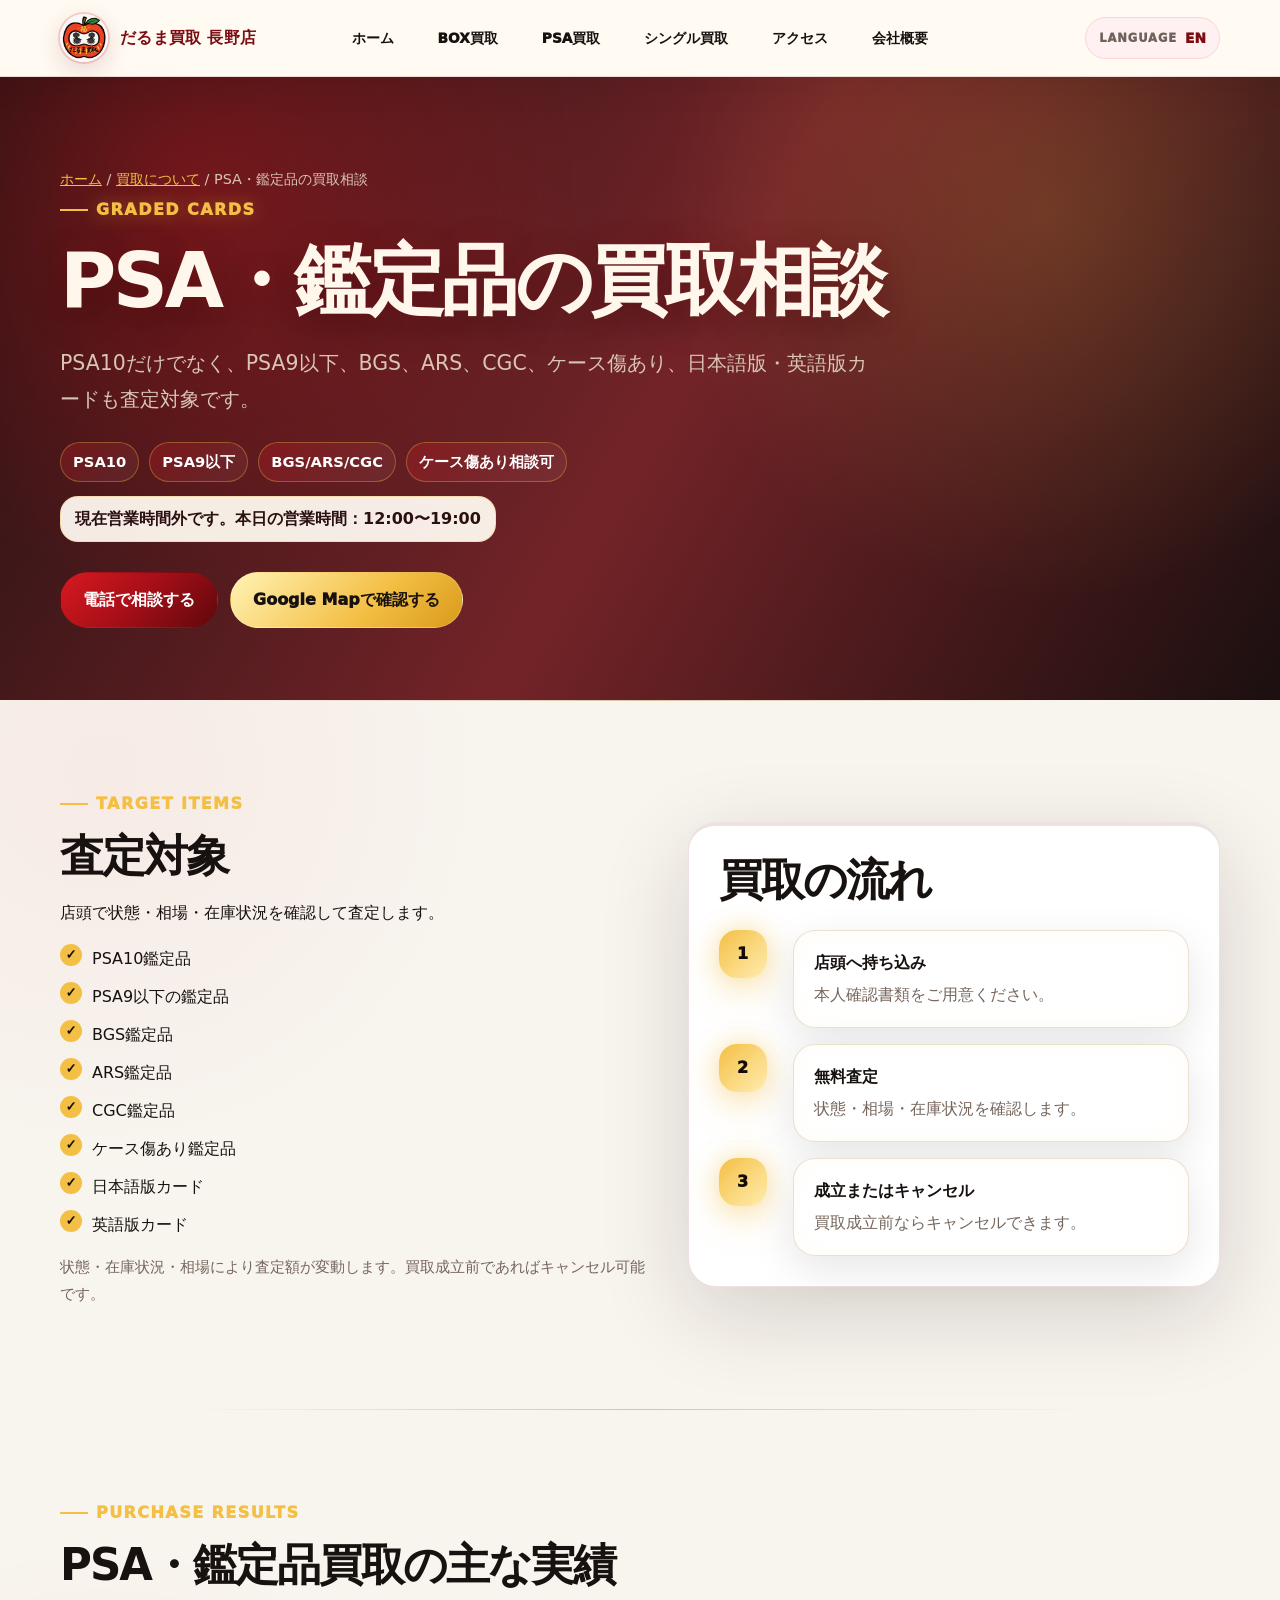
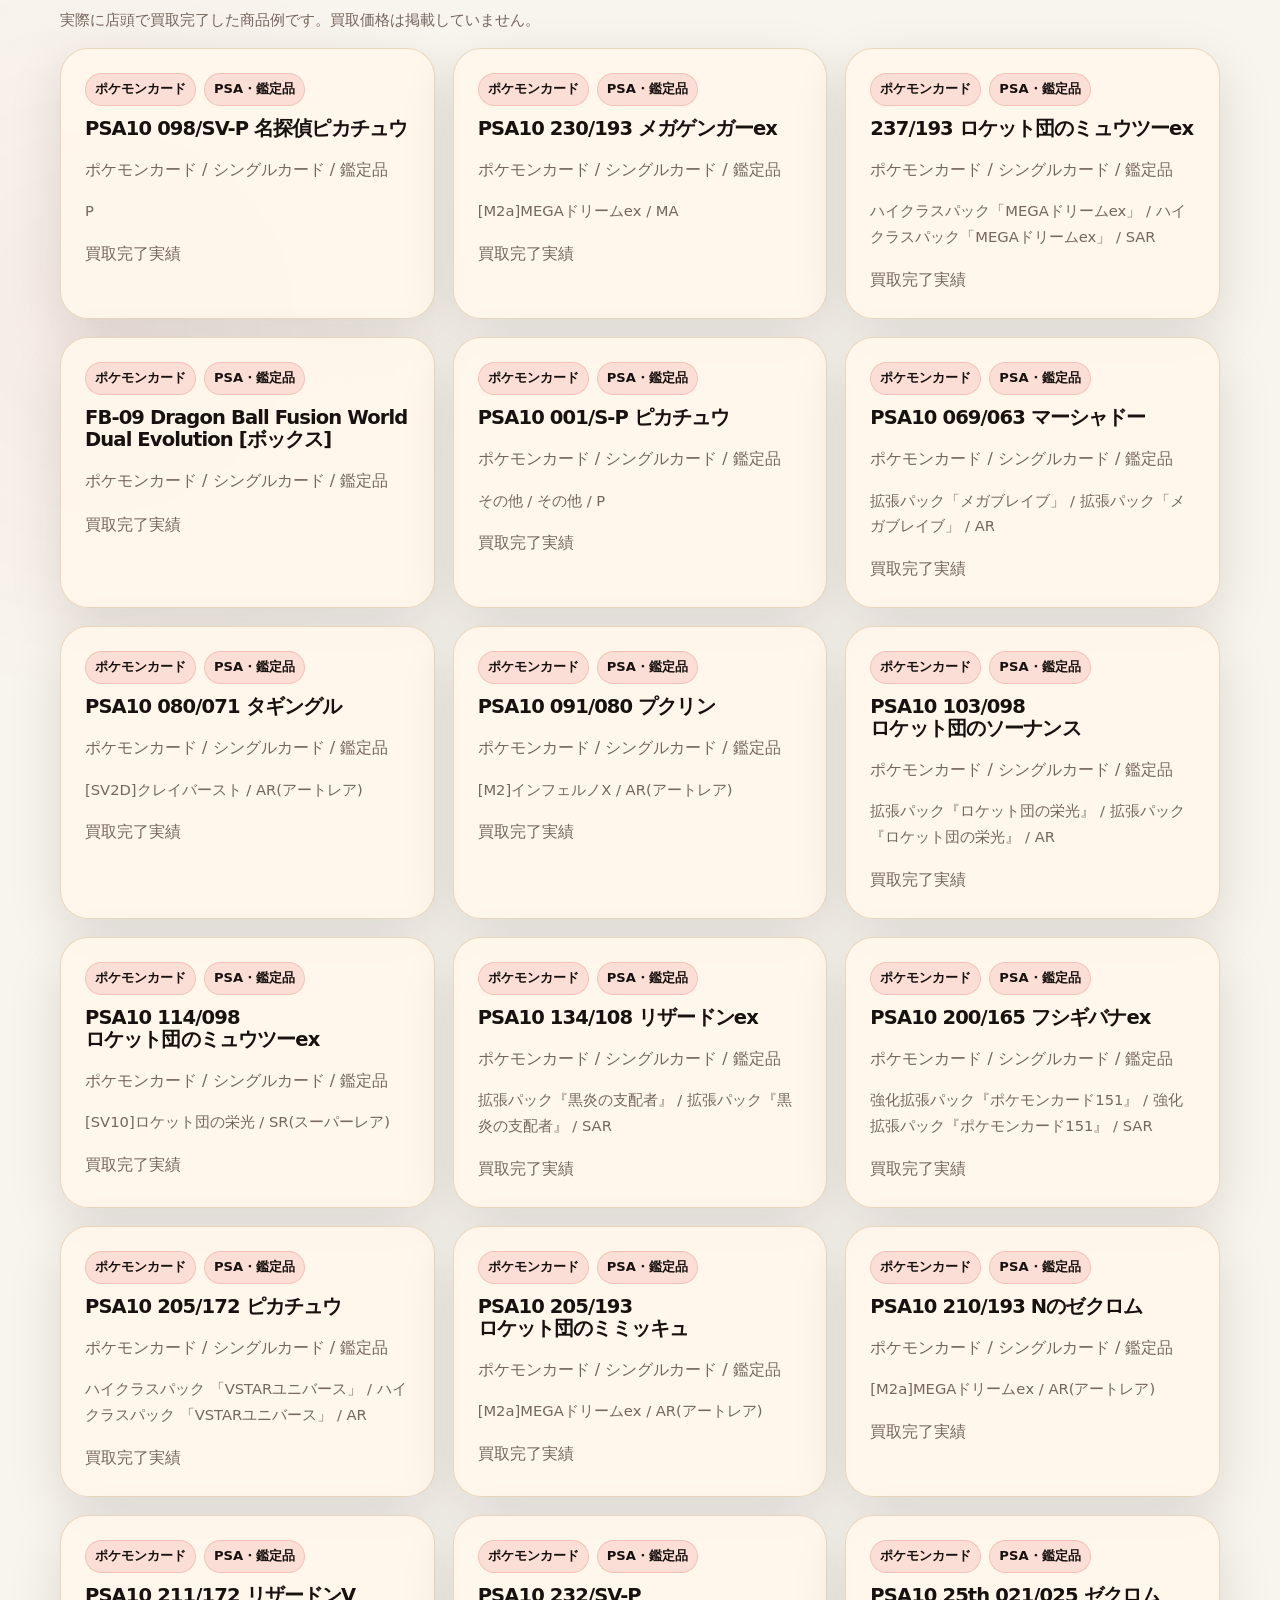
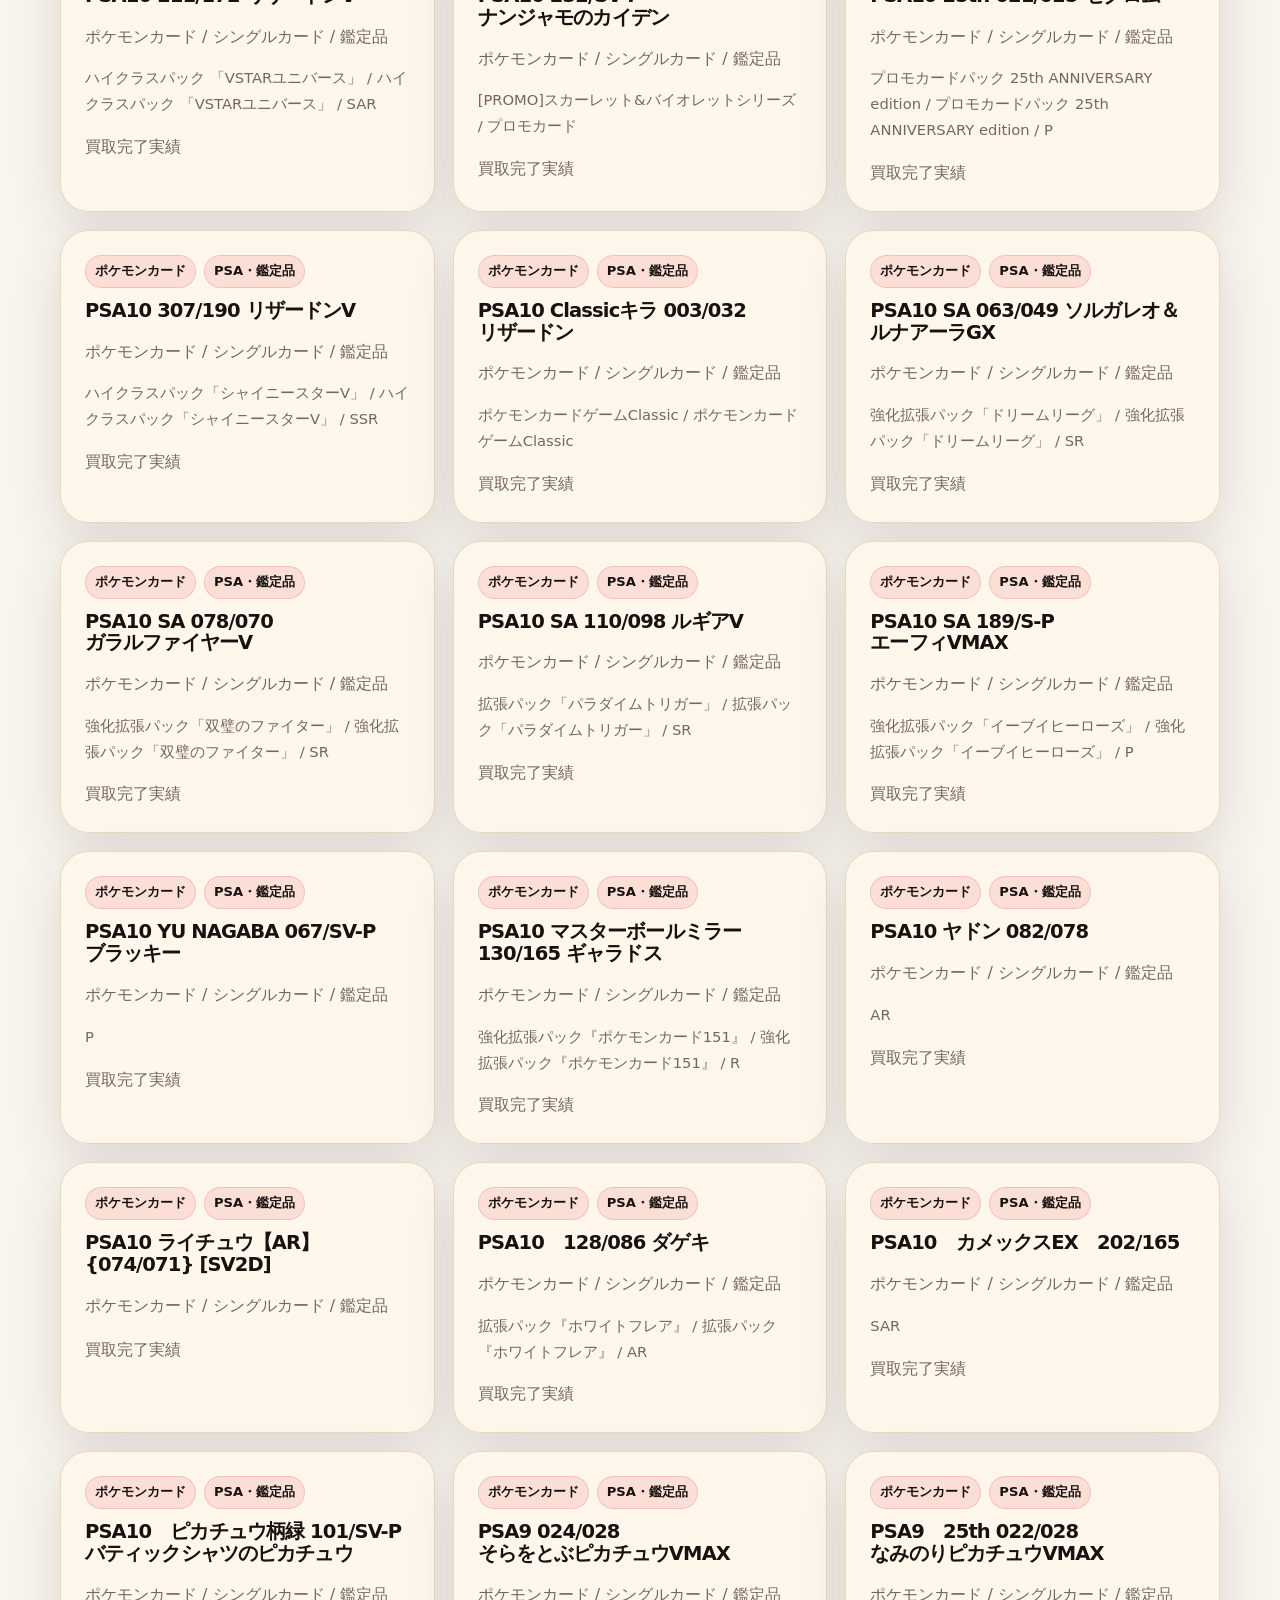
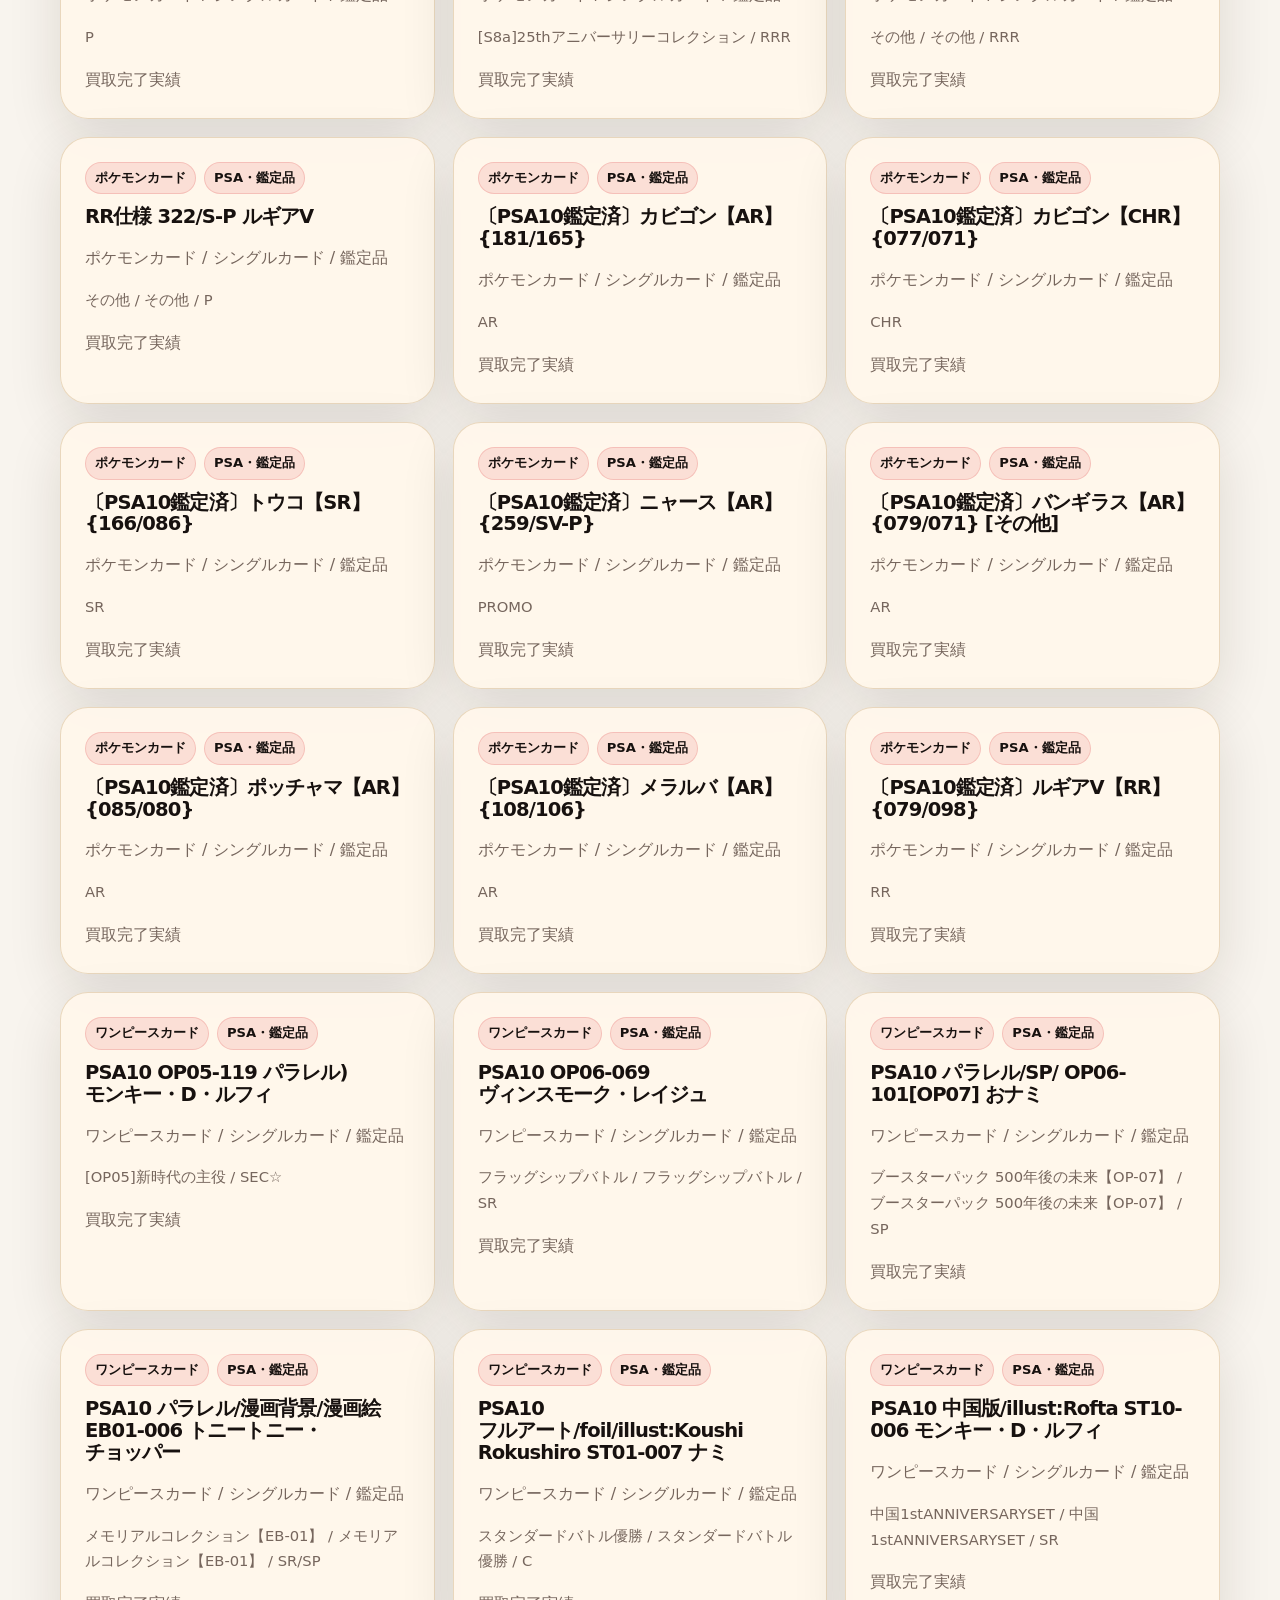
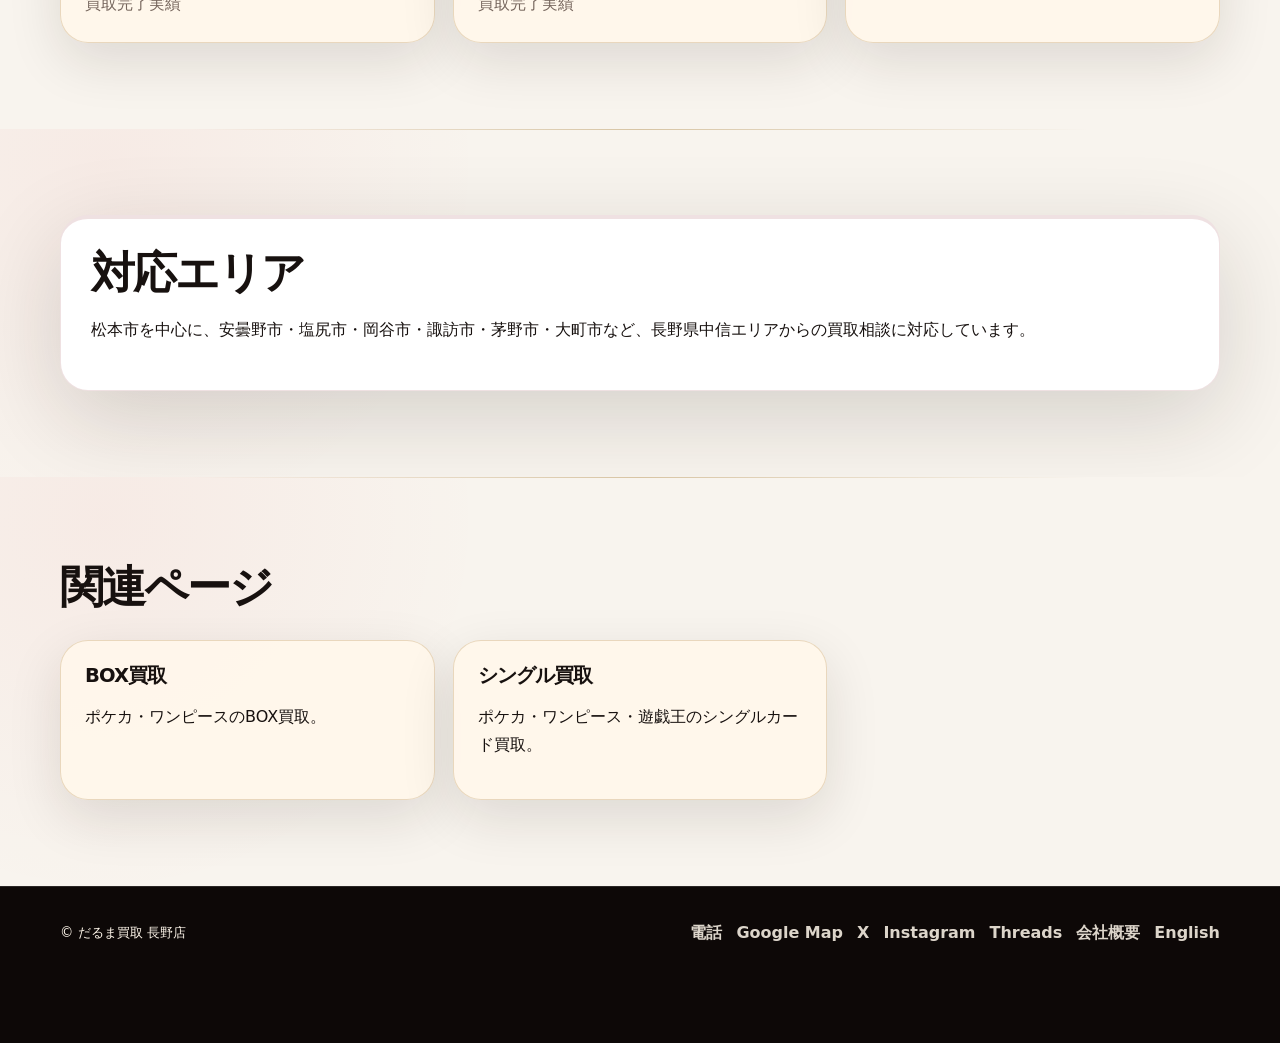
<file: ja/purchase/psa/index.html>
<!DOCTYPE html>
<html lang="ja">
<head>
  <meta charset="UTF-8">
  <title>松本市のPSA鑑定品買取｜ポケカ・ワンピースカード鑑定品</title>
  <meta name="description" content="松本市でPSA鑑定品、BGS、ARS、CGCの買取相談なら、だるま買取 長野店へ。PSA10、PSA9以下、日本語版・英語版、ケース傷ありも無料査定します。">
  <meta name="viewport" content="width=device-width, initial-scale=1.0">
  <meta name="daruma-base-path" content="/daruma-nagano">
  <link rel="canonical" href="https://daruma-nagano.github.io/daruma-nagano/ja/purchase/psa/">
  <link rel="alternate" hreflang="ja" href="https://daruma-nagano.github.io/daruma-nagano/ja/purchase/psa/">
  <link rel="alternate" hreflang="x-default" href="https://daruma-nagano.github.io/daruma-nagano/">
  <meta property="og:title" content="松本市のPSA鑑定品買取｜ポケカ・ワンピースカード鑑定品">
  <meta property="og:description" content="松本市でPSA鑑定品、BGS、ARS、CGCの買取相談なら、だるま買取 長野店へ。PSA10、PSA9以下、日本語版・英語版、ケース傷ありも無料査定します。">
  <meta property="og:image" content="https://daruma-nagano.github.io/daruma-nagano/assets/img/shop-banner.png">
  <meta property="og:type" content="website">
  <meta name="twitter:card" content="summary_large_image">
  <link rel="stylesheet" href="../../../assets/css/style.css">
  <script type="application/ld+json">{"@context":"https://schema.org","@type":"Store","name":"だるま買取 長野店","image":"https://daruma-nagano.github.io/daruma-nagano/assets/img/shop-banner.png","url":"https://daruma-nagano.github.io/daruma-nagano/ja/","telephone":"+81-80-8372-3790","address":{"@type":"PostalAddress","postalCode":"390-0034","addressCountry":"JP","addressRegion":"長野県","addressLocality":"松本市","streetAddress":"深志二丁目3-30 俊栄ビル1F"},"geo":{"@type":"GeoCoordinates","address":"長野県松本市深志二丁目3-30 俊栄ビル1F"},"openingHoursSpecification":[{"@type":"OpeningHoursSpecification","dayOfWeek":["Monday","Thursday","Friday"],"opens":"13:00","closes":"19:00"},{"@type":"OpeningHoursSpecification","dayOfWeek":["Saturday","Sunday"],"opens":"12:00","closes":"19:00"}],"sameAs":["https://x.com/kaitorinagano","https://www.instagram.com/darumakaitori.nagano","https://www.threads.com/@darumakaitori.nagano"],"areaServed":["松本市","安曇野市","塩尻市","岡谷市","諏訪市","茅野市","大町市","長野県"],"legalName":"株式会社Nexus Trading","taxID":"T6100003008033","identifier":"第481322500084号"}</script><script type="application/ld+json">{"@context":"https://schema.org","@type":"BreadcrumbList","itemListElement":[{"@type":"ListItem","position":1,"name":"ホーム","item":"https://daruma-nagano.github.io/daruma-nagano/ja/"},{"@type":"ListItem","position":2,"name":"買取について","item":"https://daruma-nagano.github.io/daruma-nagano/ja/purchase/"},{"@type":"ListItem","position":3,"name":"PSA・鑑定品の買取相談","item":"https://daruma-nagano.github.io/daruma-nagano/ja/purchase/psa/"}]}</script><script type="application/ld+json">{"@context":"https://schema.org","@type":"FAQPage","mainEntity":[{"@type":"Question","name":"PSA10以外も買取できますか？","acceptedAnswer":{"@type":"Answer","text":"PSA9以下も査定対象です。"}},{"@type":"Question","name":"BGSやARS、CGCも対象ですか？","acceptedAnswer":{"@type":"Answer","text":"対象です。鑑定会社や状態を確認して査定します。"}},{"@type":"Question","name":"ケースに傷があっても査定できますか？","acceptedAnswer":{"@type":"Answer","text":"査定相談可能です。状態により査定額は変動します。"}}]}</script><script type="application/ld+json">{"@context":"https://schema.org","@type":"Service","name":"PSA・鑑定品の買取相談","provider":{"@type":"Store","name":"だるま買取 長野店","telephone":"+81-80-8372-3790","legalName":"株式会社Nexus Trading","taxID":"T6100003008033","identifier":"第481322500084号"},"areaServed":["松本市","安曇野市","塩尻市","岡谷市","諏訪市","茅野市","大町市","長野県"],"serviceType":"Trading card purchase","url":"https://daruma-nagano.github.io/daruma-nagano/ja/purchase/psa/"}</script>
</head>
<body class="flow-page motion-page">
  <div class="scroll-progress" data-scroll-progress></div>
  <a class="skip-link" href="#main">本文へ移動</a>
  <header class="site-header fixed-brand-header">
    <div class="container header-shell">
      <div class="header-left">
        <a class="brand" href="/daruma-nagano/ja/">
          <img src="../../../assets/img/daruma-logo.jpg" alt="だるま買取 長野店 ロゴ">
          <span>だるま買取 長野店</span>
        </a>
      </div>
      <input class="menu-toggle" type="checkbox" id="menu-toggle-ja" aria-label="メニュー">
      <label class="menu-button" for="menu-toggle-ja"><span></span><span></span><span></span></label>
      <nav class="header-center" aria-label="Primary navigation">
        <a href="/daruma-nagano/ja/">ホーム</a>
        <a href="/daruma-nagano/ja/purchase/box/">BOX買取</a>
        <a href="/daruma-nagano/ja/purchase/psa/">PSA買取</a>
        <a href="/daruma-nagano/ja/purchase/single/">シングル買取</a>
        <a href="/daruma-nagano/ja/#access">アクセス</a>
        <a href="/daruma-nagano/ja/company/">会社概要</a>
      </nav>
      <nav class="header-right" aria-label="Utility navigation">
        <div class="language-switch" aria-label="LANGUAGE">
          <span>LANGUAGE</span>
          <a href="/daruma-nagano/en/" onclick="setLanguage('en')">EN</a>
        </div>
      </nav>
    </div>
  </header>
  <main id="main">

    <section class="hero compact"><div class="container"><p class="breadcrumb"><a href="/daruma-nagano/ja/">ホーム</a> / <a href="/daruma-nagano/ja/purchase/">買取について</a> / PSA・鑑定品の買取相談</p><p class="eyebrow">Graded Cards</p><h1>PSA・鑑定品の買取相談</h1><p class="lead">PSA10だけでなく、PSA9以下、BGS、ARS、CGC、ケース傷あり、日本語版・英語版カードも査定対象です。</p><div class="hero-badges"><span class="badge">PSA10</span><span class="badge">PSA9以下</span><span class="badge">BGS/ARS/CGC</span><span class="badge">ケース傷あり相談可</span></div><div class="opening-status" data-opening-status aria-live="polite"></div><div class="cta-row"><a class="btn primary" href="tel:08083723790">電話で相談する</a><a class="btn secondary" href="https://maps.app.goo.gl/VJ9paWerdHDKHwG36" target="_blank" rel="noopener">Google Mapで確認する</a></div></div></section>
    <section class="section"><div class="container split"><div><p class="eyebrow">Target Items</p><h2>査定対象</h2><p>店頭で状態・相場・在庫状況を確認して査定します。</p><ul class="check-list"><li>PSA10鑑定品</li><li>PSA9以下の鑑定品</li><li>BGS鑑定品</li><li>ARS鑑定品</li><li>CGC鑑定品</li><li>ケース傷あり鑑定品</li><li>日本語版カード</li><li>英語版カード</li></ul><p class="price-policy">状態・在庫状況・相場により査定額が変動します。買取成立前であればキャンセル可能です。</p></div><div class="panel"><h2>買取の流れ</h2><div class="timeline"><div class="timeline-item"><div class="timeline-num">1</div><div class="timeline-body"><strong>店頭へ持ち込み</strong><span>本人確認書類をご用意ください。</span></div></div><div class="timeline-item"><div class="timeline-num">2</div><div class="timeline-body"><strong>無料査定</strong><span>状態・相場・在庫状況を確認します。</span></div></div><div class="timeline-item"><div class="timeline-num">3</div><div class="timeline-body"><strong>成立またはキャンセル</strong><span>買取成立前ならキャンセルできます。</span></div></div></div></div></div></section>
    <section class="section soft" data-purchase-results-section>
      <div class="container">
        <p class="eyebrow">Purchase Results</p>
        <h2>PSA・鑑定品買取の主な実績</h2>
        <p class="notice-small">実際に店頭で買取完了した商品例です。買取価格は掲載していません。</p>
        <div class="results-grid"><article class="result-card" data-result-card data-type="PSA・鑑定品"><div class="tag-row"><span class="meta-tag">ポケモンカード</span><span class="meta-tag">PSA・鑑定品</span></div><h3>PSA10 098/SV-P 名探偵ピカチュウ</h3><p>ポケモンカード / シングルカード / 鑑定品</p><p class="notice-small">P</p><p>買取完了実績</p></article><article class="result-card" data-result-card data-type="PSA・鑑定品"><div class="tag-row"><span class="meta-tag">ポケモンカード</span><span class="meta-tag">PSA・鑑定品</span></div><h3>PSA10 230/193 メガゲンガーex</h3><p>ポケモンカード / シングルカード / 鑑定品</p><p class="notice-small">[M2a]MEGAドリームeⅹ / MA</p><p>買取完了実績</p></article><article class="result-card" data-result-card data-type="PSA・鑑定品"><div class="tag-row"><span class="meta-tag">ポケモンカード</span><span class="meta-tag">PSA・鑑定品</span></div><h3>237/193 ロケット団のミュウツーex</h3><p>ポケモンカード / シングルカード / 鑑定品</p><p class="notice-small">ハイクラスパック「MEGAドリームex」 / ハイクラスパック「MEGAドリームex」 / SAR</p><p>買取完了実績</p></article><article class="result-card" data-result-card data-type="PSA・鑑定品"><div class="tag-row"><span class="meta-tag">ポケモンカード</span><span class="meta-tag">PSA・鑑定品</span></div><h3>FB-09 Dragon Ball Fusion World Dual Evolution [ボックス]</h3><p>ポケモンカード / シングルカード / 鑑定品</p><p>買取完了実績</p></article><article class="result-card" data-result-card data-type="PSA・鑑定品"><div class="tag-row"><span class="meta-tag">ポケモンカード</span><span class="meta-tag">PSA・鑑定品</span></div><h3>PSA10 001/S-P ピカチュウ</h3><p>ポケモンカード / シングルカード / 鑑定品</p><p class="notice-small">その他 / その他 / P</p><p>買取完了実績</p></article><article class="result-card" data-result-card data-type="PSA・鑑定品"><div class="tag-row"><span class="meta-tag">ポケモンカード</span><span class="meta-tag">PSA・鑑定品</span></div><h3>PSA10 069/063 マーシャドー</h3><p>ポケモンカード / シングルカード / 鑑定品</p><p class="notice-small">拡張パック「メガブレイブ」 / 拡張パック「メガブレイブ」 / AR</p><p>買取完了実績</p></article><article class="result-card" data-result-card data-type="PSA・鑑定品"><div class="tag-row"><span class="meta-tag">ポケモンカード</span><span class="meta-tag">PSA・鑑定品</span></div><h3>PSA10 080/071 タギングル</h3><p>ポケモンカード / シングルカード / 鑑定品</p><p class="notice-small">[SV2D]クレイバースト / AR(アートレア)</p><p>買取完了実績</p></article><article class="result-card" data-result-card data-type="PSA・鑑定品"><div class="tag-row"><span class="meta-tag">ポケモンカード</span><span class="meta-tag">PSA・鑑定品</span></div><h3>PSA10 091/080 プクリン</h3><p>ポケモンカード / シングルカード / 鑑定品</p><p class="notice-small">[M2]インフェルノX / AR(アートレア)</p><p>買取完了実績</p></article><article class="result-card" data-result-card data-type="PSA・鑑定品"><div class="tag-row"><span class="meta-tag">ポケモンカード</span><span class="meta-tag">PSA・鑑定品</span></div><h3>PSA10 103/098 ロケット団のソーナンス</h3><p>ポケモンカード / シングルカード / 鑑定品</p><p class="notice-small">拡張パック『ロケット団の栄光』 / 拡張パック『ロケット団の栄光』 / AR</p><p>買取完了実績</p></article><article class="result-card" data-result-card data-type="PSA・鑑定品"><div class="tag-row"><span class="meta-tag">ポケモンカード</span><span class="meta-tag">PSA・鑑定品</span></div><h3>PSA10 114/098 ロケット団のミュウツーex</h3><p>ポケモンカード / シングルカード / 鑑定品</p><p class="notice-small">[SV10]ロケット団の栄光 / SR(スーパーレア)</p><p>買取完了実績</p></article><article class="result-card" data-result-card data-type="PSA・鑑定品"><div class="tag-row"><span class="meta-tag">ポケモンカード</span><span class="meta-tag">PSA・鑑定品</span></div><h3>PSA10 134/108 リザードンex</h3><p>ポケモンカード / シングルカード / 鑑定品</p><p class="notice-small">拡張パック『黒炎の支配者』 / 拡張パック『黒炎の支配者』 / SAR</p><p>買取完了実績</p></article><article class="result-card" data-result-card data-type="PSA・鑑定品"><div class="tag-row"><span class="meta-tag">ポケモンカード</span><span class="meta-tag">PSA・鑑定品</span></div><h3>PSA10 200/165 フシギバナex</h3><p>ポケモンカード / シングルカード / 鑑定品</p><p class="notice-small">強化拡張パック『ポケモンカード151』 / 強化拡張パック『ポケモンカード151』 / SAR</p><p>買取完了実績</p></article><article class="result-card" data-result-card data-type="PSA・鑑定品"><div class="tag-row"><span class="meta-tag">ポケモンカード</span><span class="meta-tag">PSA・鑑定品</span></div><h3>PSA10 205/172 ピカチュウ</h3><p>ポケモンカード / シングルカード / 鑑定品</p><p class="notice-small">ハイクラスパック 「VSTARユニバース」 / ハイクラスパック 「VSTARユニバース」 / AR</p><p>買取完了実績</p></article><article class="result-card" data-result-card data-type="PSA・鑑定品"><div class="tag-row"><span class="meta-tag">ポケモンカード</span><span class="meta-tag">PSA・鑑定品</span></div><h3>PSA10 205/193 ロケット団のミミッキュ</h3><p>ポケモンカード / シングルカード / 鑑定品</p><p class="notice-small">[M2a]MEGAドリームeⅹ / AR(アートレア)</p><p>買取完了実績</p></article><article class="result-card" data-result-card data-type="PSA・鑑定品"><div class="tag-row"><span class="meta-tag">ポケモンカード</span><span class="meta-tag">PSA・鑑定品</span></div><h3>PSA10 210/193 Nのゼクロム</h3><p>ポケモンカード / シングルカード / 鑑定品</p><p class="notice-small">[M2a]MEGAドリームeⅹ / AR(アートレア)</p><p>買取完了実績</p></article><article class="result-card" data-result-card data-type="PSA・鑑定品"><div class="tag-row"><span class="meta-tag">ポケモンカード</span><span class="meta-tag">PSA・鑑定品</span></div><h3>PSA10 211/172 リザードンV</h3><p>ポケモンカード / シングルカード / 鑑定品</p><p class="notice-small">ハイクラスパック 「VSTARユニバース」 / ハイクラスパック 「VSTARユニバース」 / SAR</p><p>買取完了実績</p></article><article class="result-card" data-result-card data-type="PSA・鑑定品"><div class="tag-row"><span class="meta-tag">ポケモンカード</span><span class="meta-tag">PSA・鑑定品</span></div><h3>PSA10 232/SV-P ナンジャモのカイデン</h3><p>ポケモンカード / シングルカード / 鑑定品</p><p class="notice-small">[PROMO]スカーレット&amp;バイオレットシリーズ / プロモカード</p><p>買取完了実績</p></article><article class="result-card" data-result-card data-type="PSA・鑑定品"><div class="tag-row"><span class="meta-tag">ポケモンカード</span><span class="meta-tag">PSA・鑑定品</span></div><h3>PSA10 25th 021/025 ゼクロム</h3><p>ポケモンカード / シングルカード / 鑑定品</p><p class="notice-small">プロモカードパック 25th ANNIVERSARY edition / プロモカードパック 25th ANNIVERSARY edition / P</p><p>買取完了実績</p></article><article class="result-card" data-result-card data-type="PSA・鑑定品"><div class="tag-row"><span class="meta-tag">ポケモンカード</span><span class="meta-tag">PSA・鑑定品</span></div><h3>PSA10 307/190 リザードンV</h3><p>ポケモンカード / シングルカード / 鑑定品</p><p class="notice-small">ハイクラスパック「シャイニースターV」 / ハイクラスパック「シャイニースターV」 / SSR</p><p>買取完了実績</p></article><article class="result-card" data-result-card data-type="PSA・鑑定品"><div class="tag-row"><span class="meta-tag">ポケモンカード</span><span class="meta-tag">PSA・鑑定品</span></div><h3>PSA10 Classicキラ 003/032 リザードン</h3><p>ポケモンカード / シングルカード / 鑑定品</p><p class="notice-small">ポケモンカードゲームClassic / ポケモンカードゲームClassic</p><p>買取完了実績</p></article><article class="result-card" data-result-card data-type="PSA・鑑定品"><div class="tag-row"><span class="meta-tag">ポケモンカード</span><span class="meta-tag">PSA・鑑定品</span></div><h3>PSA10 SA 063/049 ソルガレオ＆ルナアーラGX</h3><p>ポケモンカード / シングルカード / 鑑定品</p><p class="notice-small">強化拡張パック「ドリームリーグ」 / 強化拡張パック「ドリームリーグ」 / SR</p><p>買取完了実績</p></article><article class="result-card" data-result-card data-type="PSA・鑑定品"><div class="tag-row"><span class="meta-tag">ポケモンカード</span><span class="meta-tag">PSA・鑑定品</span></div><h3>PSA10 SA 078/070 ガラルファイヤーV</h3><p>ポケモンカード / シングルカード / 鑑定品</p><p class="notice-small">強化拡張パック「双璧のファイター」 / 強化拡張パック「双璧のファイター」 / SR</p><p>買取完了実績</p></article><article class="result-card" data-result-card data-type="PSA・鑑定品"><div class="tag-row"><span class="meta-tag">ポケモンカード</span><span class="meta-tag">PSA・鑑定品</span></div><h3>PSA10 SA 110/098 ルギアV</h3><p>ポケモンカード / シングルカード / 鑑定品</p><p class="notice-small">拡張パック「パラダイムトリガー」 / 拡張パック「パラダイムトリガー」 / SR</p><p>買取完了実績</p></article><article class="result-card" data-result-card data-type="PSA・鑑定品"><div class="tag-row"><span class="meta-tag">ポケモンカード</span><span class="meta-tag">PSA・鑑定品</span></div><h3>PSA10 SA 189/S-P エーフィVMAX</h3><p>ポケモンカード / シングルカード / 鑑定品</p><p class="notice-small">強化拡張パック「イーブイヒーローズ」 / 強化拡張パック「イーブイヒーローズ」 / P</p><p>買取完了実績</p></article><article class="result-card" data-result-card data-type="PSA・鑑定品"><div class="tag-row"><span class="meta-tag">ポケモンカード</span><span class="meta-tag">PSA・鑑定品</span></div><h3>PSA10 YU NAGABA 067/SV-P ブラッキー</h3><p>ポケモンカード / シングルカード / 鑑定品</p><p class="notice-small">P</p><p>買取完了実績</p></article><article class="result-card" data-result-card data-type="PSA・鑑定品"><div class="tag-row"><span class="meta-tag">ポケモンカード</span><span class="meta-tag">PSA・鑑定品</span></div><h3>PSA10 マスターボールミラー 130/165 ギャラドス</h3><p>ポケモンカード / シングルカード / 鑑定品</p><p class="notice-small">強化拡張パック『ポケモンカード151』 / 強化拡張パック『ポケモンカード151』 / R</p><p>買取完了実績</p></article><article class="result-card" data-result-card data-type="PSA・鑑定品"><div class="tag-row"><span class="meta-tag">ポケモンカード</span><span class="meta-tag">PSA・鑑定品</span></div><h3>PSA10 ヤドン 082/078</h3><p>ポケモンカード / シングルカード / 鑑定品</p><p class="notice-small">AR</p><p>買取完了実績</p></article><article class="result-card" data-result-card data-type="PSA・鑑定品"><div class="tag-row"><span class="meta-tag">ポケモンカード</span><span class="meta-tag">PSA・鑑定品</span></div><h3>PSA10 ライチュウ【AR】{074/071} [SV2D]</h3><p>ポケモンカード / シングルカード / 鑑定品</p><p>買取完了実績</p></article><article class="result-card" data-result-card data-type="PSA・鑑定品"><div class="tag-row"><span class="meta-tag">ポケモンカード</span><span class="meta-tag">PSA・鑑定品</span></div><h3>PSA10　128/086 ダゲキ</h3><p>ポケモンカード / シングルカード / 鑑定品</p><p class="notice-small">拡張パック『ホワイトフレア』 / 拡張パック『ホワイトフレア』 / AR</p><p>買取完了実績</p></article><article class="result-card" data-result-card data-type="PSA・鑑定品"><div class="tag-row"><span class="meta-tag">ポケモンカード</span><span class="meta-tag">PSA・鑑定品</span></div><h3>PSA10　カメックスEX　202/165</h3><p>ポケモンカード / シングルカード / 鑑定品</p><p class="notice-small">SAR</p><p>買取完了実績</p></article><article class="result-card" data-result-card data-type="PSA・鑑定品"><div class="tag-row"><span class="meta-tag">ポケモンカード</span><span class="meta-tag">PSA・鑑定品</span></div><h3>PSA10　ピカチュウ柄緑 101/SV-P バティックシャツのピカチュウ</h3><p>ポケモンカード / シングルカード / 鑑定品</p><p class="notice-small">P</p><p>買取完了実績</p></article><article class="result-card" data-result-card data-type="PSA・鑑定品"><div class="tag-row"><span class="meta-tag">ポケモンカード</span><span class="meta-tag">PSA・鑑定品</span></div><h3>PSA9 024/028 そらをとぶピカチュウVMAX</h3><p>ポケモンカード / シングルカード / 鑑定品</p><p class="notice-small">[S8a]25thアニバーサリーコレクション / RRR</p><p>買取完了実績</p></article><article class="result-card" data-result-card data-type="PSA・鑑定品"><div class="tag-row"><span class="meta-tag">ポケモンカード</span><span class="meta-tag">PSA・鑑定品</span></div><h3>PSA9　25th 022/028 なみのりピカチュウVMAX</h3><p>ポケモンカード / シングルカード / 鑑定品</p><p class="notice-small">その他 / その他 / RRR</p><p>買取完了実績</p></article><article class="result-card" data-result-card data-type="PSA・鑑定品"><div class="tag-row"><span class="meta-tag">ポケモンカード</span><span class="meta-tag">PSA・鑑定品</span></div><h3>RR仕様 322/S-P ルギアV</h3><p>ポケモンカード / シングルカード / 鑑定品</p><p class="notice-small">その他 / その他 / P</p><p>買取完了実績</p></article><article class="result-card" data-result-card data-type="PSA・鑑定品"><div class="tag-row"><span class="meta-tag">ポケモンカード</span><span class="meta-tag">PSA・鑑定品</span></div><h3>〔PSA10鑑定済〕カビゴン【AR】{181/165}</h3><p>ポケモンカード / シングルカード / 鑑定品</p><p class="notice-small">AR</p><p>買取完了実績</p></article><article class="result-card" data-result-card data-type="PSA・鑑定品"><div class="tag-row"><span class="meta-tag">ポケモンカード</span><span class="meta-tag">PSA・鑑定品</span></div><h3>〔PSA10鑑定済〕カビゴン【CHR】{077/071}</h3><p>ポケモンカード / シングルカード / 鑑定品</p><p class="notice-small">CHR</p><p>買取完了実績</p></article><article class="result-card" data-result-card data-type="PSA・鑑定品"><div class="tag-row"><span class="meta-tag">ポケモンカード</span><span class="meta-tag">PSA・鑑定品</span></div><h3>〔PSA10鑑定済〕トウコ【SR】{166/086}</h3><p>ポケモンカード / シングルカード / 鑑定品</p><p class="notice-small">SR</p><p>買取完了実績</p></article><article class="result-card" data-result-card data-type="PSA・鑑定品"><div class="tag-row"><span class="meta-tag">ポケモンカード</span><span class="meta-tag">PSA・鑑定品</span></div><h3>〔PSA10鑑定済〕ニャース【AR】{259/SV-P}</h3><p>ポケモンカード / シングルカード / 鑑定品</p><p class="notice-small">PROMO</p><p>買取完了実績</p></article><article class="result-card" data-result-card data-type="PSA・鑑定品"><div class="tag-row"><span class="meta-tag">ポケモンカード</span><span class="meta-tag">PSA・鑑定品</span></div><h3>〔PSA10鑑定済〕バンギラス【AR】{079/071} [その他]</h3><p>ポケモンカード / シングルカード / 鑑定品</p><p class="notice-small">AR</p><p>買取完了実績</p></article><article class="result-card" data-result-card data-type="PSA・鑑定品"><div class="tag-row"><span class="meta-tag">ポケモンカード</span><span class="meta-tag">PSA・鑑定品</span></div><h3>〔PSA10鑑定済〕ポッチャマ【AR】{085/080}</h3><p>ポケモンカード / シングルカード / 鑑定品</p><p class="notice-small">AR</p><p>買取完了実績</p></article><article class="result-card" data-result-card data-type="PSA・鑑定品"><div class="tag-row"><span class="meta-tag">ポケモンカード</span><span class="meta-tag">PSA・鑑定品</span></div><h3>〔PSA10鑑定済〕メラルバ【AR】{108/106}</h3><p>ポケモンカード / シングルカード / 鑑定品</p><p class="notice-small">AR</p><p>買取完了実績</p></article><article class="result-card" data-result-card data-type="PSA・鑑定品"><div class="tag-row"><span class="meta-tag">ポケモンカード</span><span class="meta-tag">PSA・鑑定品</span></div><h3>〔PSA10鑑定済〕ルギアV【RR】{079/098}</h3><p>ポケモンカード / シングルカード / 鑑定品</p><p class="notice-small">RR</p><p>買取完了実績</p></article><article class="result-card" data-result-card data-type="PSA・鑑定品"><div class="tag-row"><span class="meta-tag">ワンピースカード</span><span class="meta-tag">PSA・鑑定品</span></div><h3>PSA10  OP05-119 パラレル)モンキー・D・ルフィ</h3><p>ワンピースカード / シングルカード / 鑑定品</p><p class="notice-small">[OP05]新時代の主役 / SEC☆</p><p>買取完了実績</p></article><article class="result-card" data-result-card data-type="PSA・鑑定品"><div class="tag-row"><span class="meta-tag">ワンピースカード</span><span class="meta-tag">PSA・鑑定品</span></div><h3>PSA10 OP06-069 ヴィンスモーク・レイジュ</h3><p>ワンピースカード / シングルカード / 鑑定品</p><p class="notice-small">フラッグシップバトル / フラッグシップバトル / SR</p><p>買取完了実績</p></article><article class="result-card" data-result-card data-type="PSA・鑑定品"><div class="tag-row"><span class="meta-tag">ワンピースカード</span><span class="meta-tag">PSA・鑑定品</span></div><h3>PSA10 パラレル/SP/ OP06-101[OP07] おナミ</h3><p>ワンピースカード / シングルカード / 鑑定品</p><p class="notice-small">ブースターパック 500年後の未来【OP-07】 / ブースターパック 500年後の未来【OP-07】 / SP</p><p>買取完了実績</p></article><article class="result-card" data-result-card data-type="PSA・鑑定品"><div class="tag-row"><span class="meta-tag">ワンピースカード</span><span class="meta-tag">PSA・鑑定品</span></div><h3>PSA10 パラレル/漫画背景/漫画絵 EB01-006 トニートニー・チョッパー</h3><p>ワンピースカード / シングルカード / 鑑定品</p><p class="notice-small">メモリアルコレクション【EB-01】 / メモリアルコレクション【EB-01】 / SR/SP</p><p>買取完了実績</p></article><article class="result-card" data-result-card data-type="PSA・鑑定品"><div class="tag-row"><span class="meta-tag">ワンピースカード</span><span class="meta-tag">PSA・鑑定品</span></div><h3>PSA10 フルアート/foil/illust:Koushi Rokushiro ST01-007 ナミ</h3><p>ワンピースカード / シングルカード / 鑑定品</p><p class="notice-small">スタンダードバトル優勝 / スタンダードバトル優勝 / C</p><p>買取完了実績</p></article><article class="result-card" data-result-card data-type="PSA・鑑定品"><div class="tag-row"><span class="meta-tag">ワンピースカード</span><span class="meta-tag">PSA・鑑定品</span></div><h3>PSA10 中国版/illust:Rofta ST10-006 モンキー・D・ルフィ</h3><p>ワンピースカード / シングルカード / 鑑定品</p><p class="notice-small">中国1stANNIVERSARYSET / 中国1stANNIVERSARYSET / SR</p><p>買取完了実績</p></article></div>
      </div>
    </section>
    <section class="section soft"><div class="container"><div class="panel"><h2>対応エリア</h2><p>松本市を中心に、安曇野市・塩尻市・岡谷市・諏訪市・茅野市・大町市など、長野県中信エリアからの買取相談に対応しています。</p></div></div></section>
    <section class="section"><div class="container"><h2>関連ページ</h2><div class="link-card-grid section-actions"><a class="link-card" href="/daruma-nagano/ja/purchase/box/"><h3>BOX買取</h3><p>ポケカ・ワンピースのBOX買取。</p></a><a class="link-card" href="/daruma-nagano/ja/purchase/single/"><h3>シングル買取</h3><p>ポケカ・ワンピース・遊戯王のシングルカード買取。</p></a></div></div></section>

  </main>
  <nav class="mobile-cta" aria-label="スマホ固定導線">
    <a href="tel:08083723790">電話</a>
    <a href="https://maps.app.goo.gl/VJ9paWerdHDKHwG36" target="_blank" rel="noopener">Map</a>
    <a class="x-mobile" href="https://x.com/kaitorinagano" target="_blank" rel="noopener">X</a>
  </nav>
  <footer class="site-footer">
    <div class="container footer-grid footer-actions">
      <small>&copy; だるま買取 長野店</small>
      <nav aria-label="フッターリンク">
        <a href="tel:08083723790">電話</a>
        <a href="https://maps.app.goo.gl/VJ9paWerdHDKHwG36" target="_blank" rel="noopener">Google Map</a>
        <a href="https://x.com/kaitorinagano" target="_blank" rel="noopener">X</a>
        <a href="https://www.instagram.com/darumakaitori.nagano" target="_blank" rel="noopener">Instagram</a>
        <a href="https://www.threads.com/@darumakaitori.nagano" target="_blank" rel="noopener">Threads</a>
        <a href="/daruma-nagano/ja/company/">会社概要</a>
        <a href="/daruma-nagano/en/" onclick="setLanguage('en')">English</a>
      </nav>
    </div>
  </footer>
  <button class="page-top-motion" type="button" data-page-top aria-label="Page top">↑</button>
  <script src="../../../assets/js/opening-status.js"></script>
  <script src="../../../assets/js/analytics-events.js"></script>
  <script src="../../../assets/js/homage-motion.js"></script>
  <script src="../../../assets/js/lang.js"></script>
  
</body>
</html>
</file>
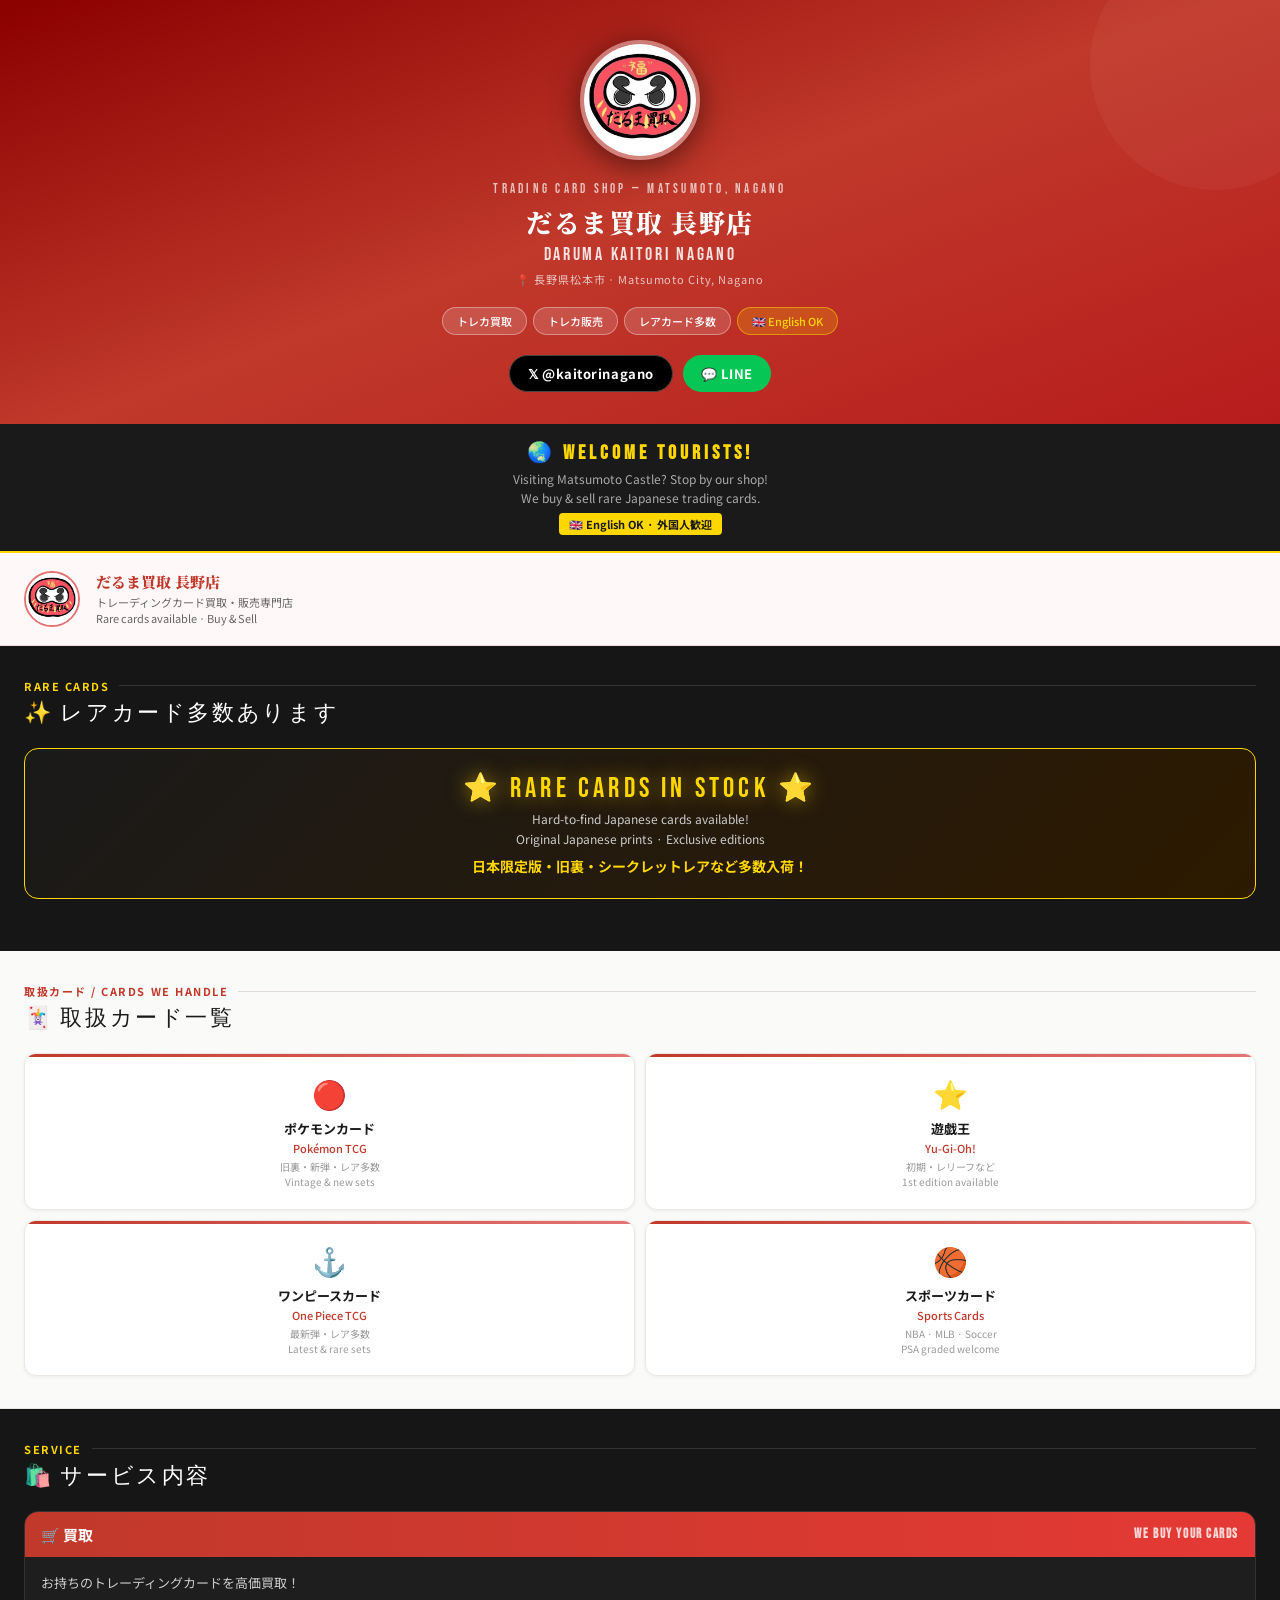
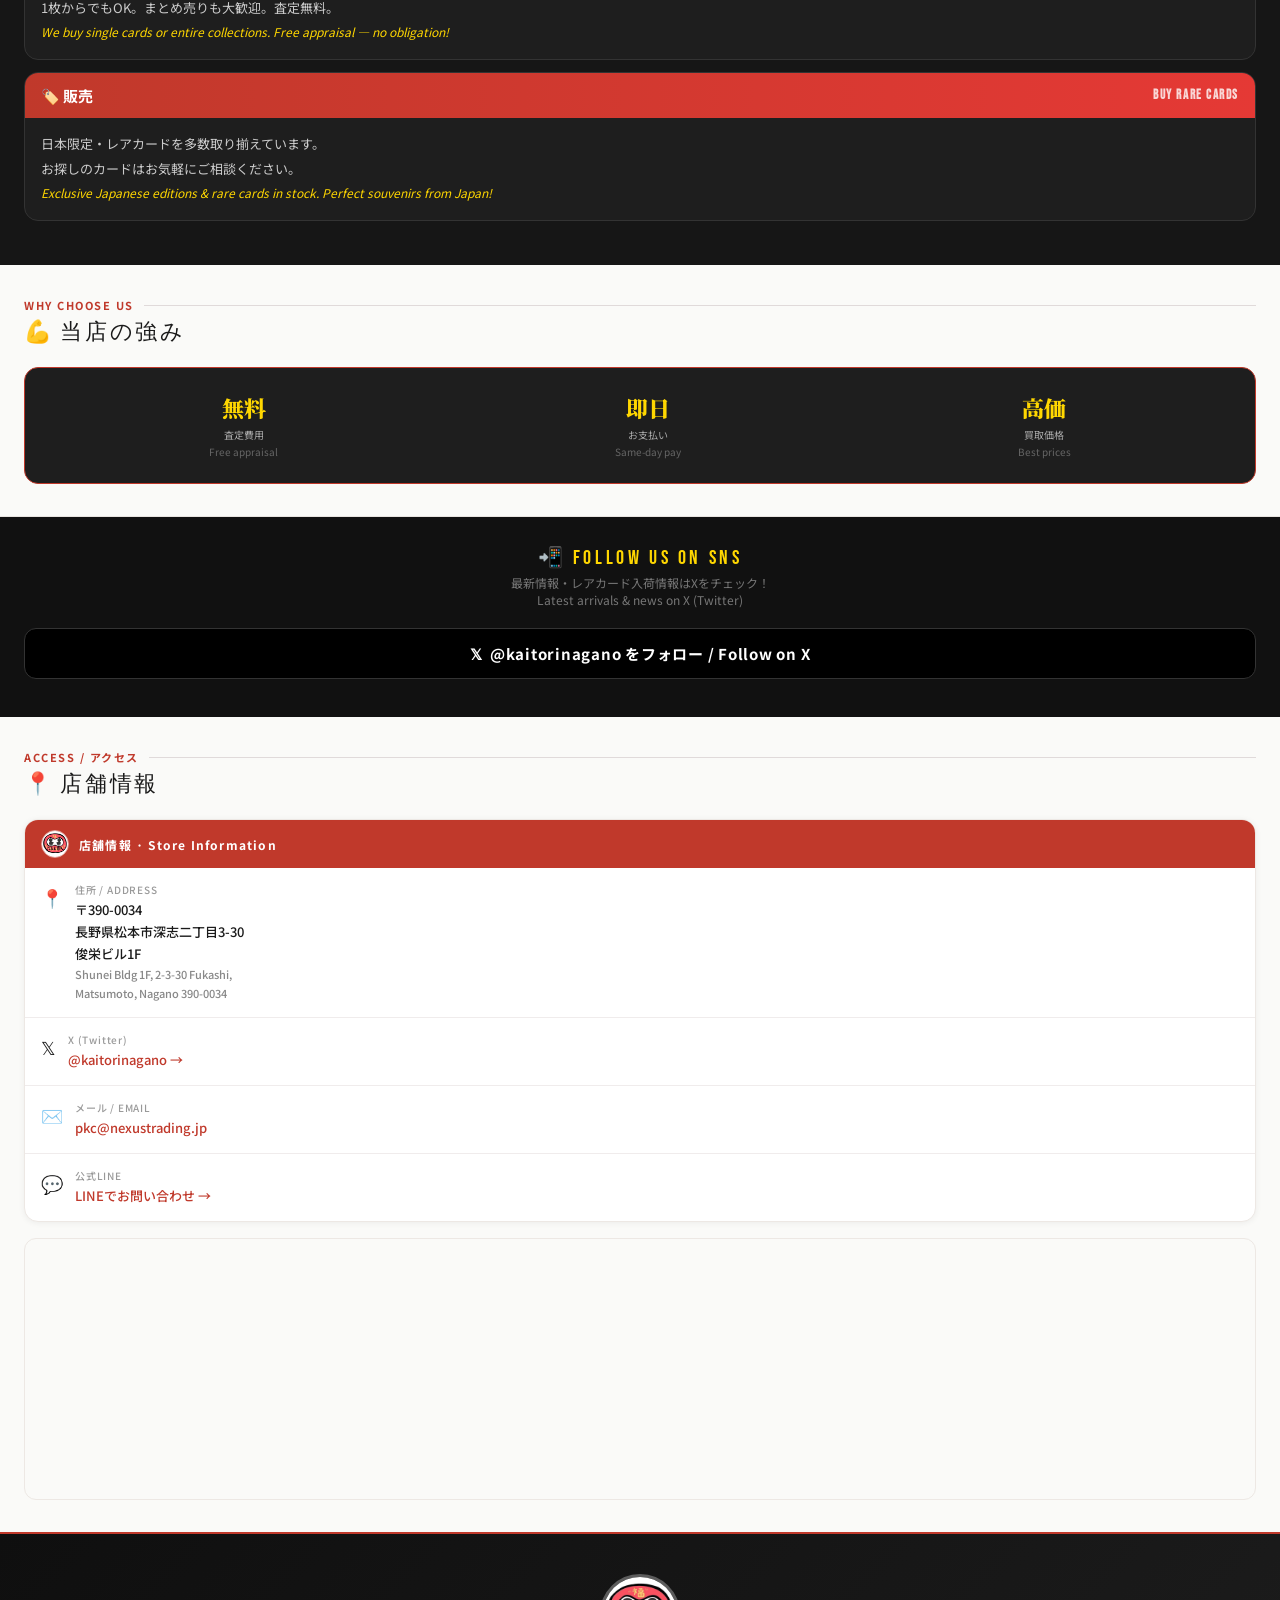
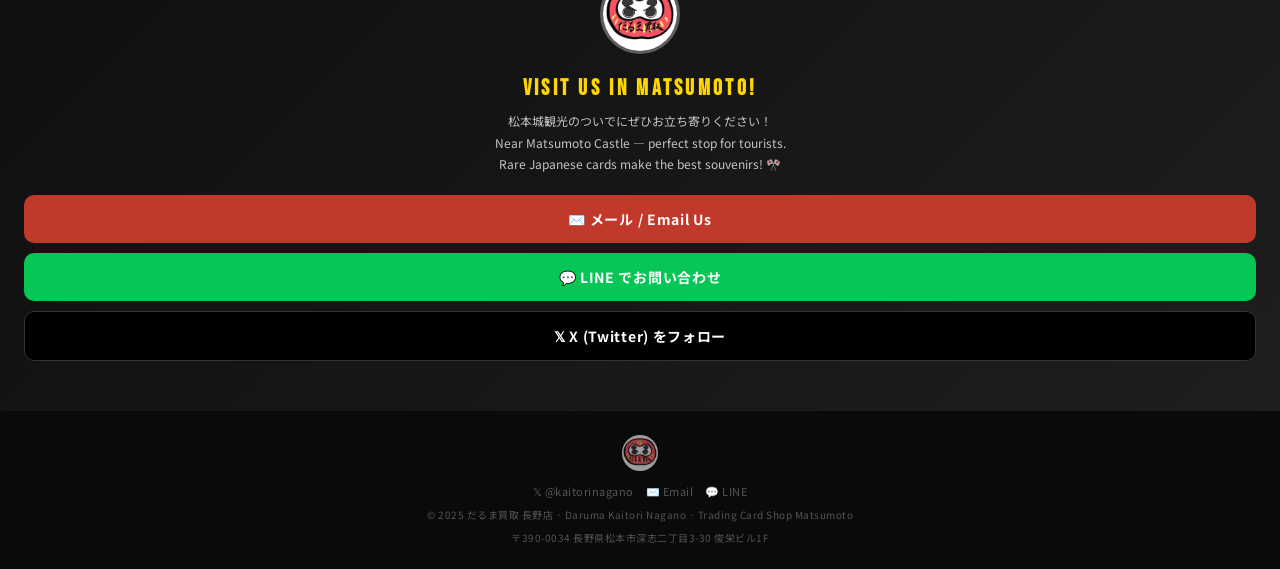
<file: daruma_nagano_homepage.html>
<!DOCTYPE html>
<html lang="ja">
<head>
<meta charset="UTF-8">
<meta name="viewport" content="width=device-width, initial-scale=1.0">
<title>だるま買取 長野店 | Trading Card Shop Matsumoto Nagano | Pokemon Yu-Gi-Oh One Piece Cards</title>
<meta name="description" content="Trading card shop in Matsumoto, Nagano. Buy and sell Pokemon, Yu-Gi-Oh, One Piece cards. Rare cards available! 長野県松本市のトレーディングカード買取・販売専門店。レアカード多数。">
<meta name="keywords" content="trading card shop nagano, matsumoto card shop, pokemon cards nagano, buy pokemon cards japan, トレーディングカード 松本, カード買取 長野, one piece cards japan, yu-gi-oh nagano, rare cards matsumoto, Japan card shop tourist">
<meta property="og:title" content="だるま買取 長野店 | Trading Card Shop in Matsumoto">
<meta property="og:description" content="Rare Pokemon, Yu-Gi-Oh & One Piece cards! Buy & Sell in Matsumoto, Nagano. English OK!">
<meta property="og:type" content="website">
<meta name="twitter:card" content="summary">
<meta name="twitter:site" content="@kaitorinagano">
<meta name="twitter:title" content="だるま買取 長野店 | Trading Card Shop Matsumoto">
<meta name="twitter:description" content="Rare Pokemon, Yu-Gi-Oh & One Piece cards! Buy & Sell in Matsumoto, Nagano. English OK!">
<meta name="robots" content="index, follow">
<link href="https://fonts.googleapis.com/css2?family=Noto+Serif+JP:wght@700;900&family=Noto+Sans+JP:wght@400;500;700&family=Bebas+Neue&display=swap" rel="stylesheet">
<script type="application/ld+json">
{
  "@context": "https://schema.org",
  "@type": "Store",
  "name": "だるま買取 長野店",
  "alternateName": "Daruma Kaitori Nagano",
  "description": "Trading card shop specializing in Pokemon, Yu-Gi-Oh, and One Piece cards. Buy and sell rare cards in Matsumoto, Nagano.",
  "address": {
    "@type": "PostalAddress",
    "streetAddress": "深志二丁目3-30 俊栄ビル1F",
    "addressLocality": "松本市",
    "addressRegion": "長野県",
    "postalCode": "390-0034",
    "addressCountry": "JP"
  },
  "email": "pkc@nexustrading.jp",
  "sameAs": ["https://x.com/kaitorinagano"],
  "geo": {
    "@type": "GeoCoordinates",
    "latitude": 36.2292809,
    "longitude": 137.9678054
  }
}
</script>
<style>
* { box-sizing: border-box; margin: 0; padding: 0; }
body { font-family: 'Noto Sans JP', sans-serif; color: #1a1a1a; background: #0f0f0f; }

.hero {
  background: linear-gradient(160deg, #8B0000 0%, #C0392B 50%, #B71C1C 100%);
  color: white;
  padding: 2.5rem 1.5rem 2rem;
  text-align: center;
  position: relative;
  overflow: hidden;
}
.hero::before {
  content: '';
  position: absolute;
  top: -60px; right: -60px;
  width: 250px; height: 250px;
  background: rgba(255,255,255,0.04);
  border-radius: 50%;
}
.hero-logo {
  width: 120px; height: 120px;
  border-radius: 50%;
  object-fit: cover;
  border: 4px solid rgba(255,255,255,0.4);
  box-shadow: 0 6px 30px rgba(0,0,0,0.5);
  margin-bottom: 1rem;
  animation: pop 0.6s cubic-bezier(0.34,1.56,0.64,1);
}
@keyframes pop {
  0% { transform: scale(0.5); opacity: 0; }
  100% { transform: scale(1); opacity: 1; }
}
.hero-en-sub {
  font-family: 'Bebas Neue', sans-serif;
  font-size: 13px;
  letter-spacing: 0.25em;
  opacity: 0.7;
  margin-bottom: 6px;
}
.hero h1 {
  font-family: 'Noto Serif JP', serif;
  font-size: 26px;
  font-weight: 900;
  letter-spacing: 0.06em;
  margin-bottom: 4px;
}
.hero-en-title {
  font-family: 'Bebas Neue', sans-serif;
  font-size: 18px;
  letter-spacing: 0.15em;
  opacity: 0.85;
  margin-bottom: 6px;
}
.hero-location {
  font-size: 11px;
  opacity: 0.7;
  letter-spacing: 0.08em;
  margin-bottom: 1.25rem;
}
.badge-row {
  display: flex;
  justify-content: center;
  gap: 6px;
  flex-wrap: wrap;
  margin-bottom: 1.25rem;
}
.badge {
  background: rgba(255,255,255,0.15);
  border: 1px solid rgba(255,255,255,0.35);
  border-radius: 20px;
  padding: 5px 14px;
  font-size: 11px;
  color: white;
  font-weight: 500;
}
.badge.en { background: rgba(255,215,0,0.2); border-color: rgba(255,215,0,0.5); color: #FFD700; }

/* SNS BUTTONS in hero */
.sns-row {
  display: flex;
  justify-content: center;
  gap: 10px;
}
.sns-btn {
  display: flex;
  align-items: center;
  gap: 6px;
  padding: 8px 18px;
  border-radius: 24px;
  font-size: 13px;
  font-weight: 700;
  text-decoration: none;
  letter-spacing: 0.04em;
  transition: opacity 0.2s;
}
.sns-btn:active { opacity: 0.75; }
.sns-btn.x { background: #000; color: white; border: 1.5px solid #444; }
.sns-btn.line { background: #06C755; color: white; }

.inbound-banner {
  background: #1a1a1a;
  border-bottom: 2px solid #FFD700;
  padding: 1rem 1.5rem;
  text-align: center;
}
.inbound-banner h2 {
  font-family: 'Bebas Neue', sans-serif;
  font-size: 20px;
  letter-spacing: 0.2em;
  color: #FFD700;
  margin-bottom: 4px;
}
.inbound-banner p { font-size: 12px; color: #aaa; line-height: 1.6; }
.lang-ok {
  display: inline-block;
  background: #FFD700;
  color: #1a1a1a;
  font-size: 11px;
  font-weight: 700;
  padding: 3px 10px;
  border-radius: 4px;
  margin-top: 6px;
}

.logo-band {
  background: #fff8f8;
  border-bottom: 1px solid #FADADA;
  padding: 1.1rem 1.5rem;
  display: flex;
  align-items: center;
  gap: 1rem;
}
.logo-band img {
  width: 56px; height: 56px;
  border-radius: 50%;
  object-fit: cover;
  border: 2px solid #E57373;
  flex-shrink: 0;
}
.logo-band-text h3 {
  font-family: 'Noto Serif JP', serif;
  font-size: 15px;
  font-weight: 900;
  color: #C0392B;
}
.logo-band-text p { font-size: 11px; color: #666; margin-top: 2px; line-height: 1.5; }

.section { padding: 2rem 1.5rem; background: #fafaf8; }
.section.dark { background: #161616; }
.divider { height: 1px; background: #E8E4E0; }

.section-title {
  font-size: 11px;
  font-weight: 700;
  color: #C0392B;
  letter-spacing: 0.14em;
  text-transform: uppercase;
  margin-bottom: 4px;
  display: flex;
  align-items: center;
  gap: 10px;
}
.section-title::after { content: ''; flex: 1; height: 1px; background: #E0DADA; }
.section-title-en {
  font-family: 'Bebas Neue', sans-serif;
  font-size: 22px;
  letter-spacing: 0.12em;
  color: #1a1a1a;
  margin-bottom: 1.25rem;
}
.section.dark .section-title { color: #FFD700; }
.section.dark .section-title::after { background: #333; }
.section.dark .section-title-en { color: #fff; }

.rare-banner {
  background: linear-gradient(135deg, #1a1a1a, #2d1a00);
  border: 1.5px solid #FFD700;
  border-radius: 14px;
  padding: 1.4rem 1.2rem;
  text-align: center;
  margin-bottom: 1.25rem;
}
.rare-banner .shine {
  font-family: 'Bebas Neue', sans-serif;
  font-size: 28px;
  letter-spacing: 0.15em;
  color: #FFD700;
  text-shadow: 0 0 20px rgba(255,215,0,0.5);
  margin-bottom: 4px;
}
.rare-banner p { font-size: 12px; color: #ccc; line-height: 1.7; }
.rare-banner .jp { font-size: 14px; color: #FFD700; font-weight: 700; margin-top: 6px; }

.cards-grid {
  display: grid;
  grid-template-columns: repeat(2, 1fr);
  gap: 10px;
}
.card-item {
  background: white;
  border: 1px solid #EDE8E4;
  border-radius: 12px;
  padding: 1.2rem 1rem;
  text-align: center;
  box-shadow: 0 1px 4px rgba(0,0,0,0.06);
  position: relative;
  overflow: hidden;
}
.card-item::before {
  content: '';
  position: absolute;
  top: 0; left: 0; right: 0;
  height: 3px;
  background: linear-gradient(90deg, #C0392B, #E57373);
}
.card-icon { font-size: 28px; margin-bottom: 6px; }
.card-label { font-size: 13px; font-weight: 700; color: #1a1a1a; }
.card-label-en { font-size: 11px; color: #C0392B; font-weight: 500; margin-top: 2px; }
.card-sub { font-size: 10px; color: #999; margin-top: 3px; line-height: 1.5; }

.service-box {
  background: #1e1e1e;
  border: 1px solid #333;
  border-radius: 14px;
  overflow: hidden;
  margin-bottom: 12px;
}
.service-box-header {
  background: linear-gradient(90deg, #C0392B, #E53935);
  color: white;
  font-size: 15px;
  font-weight: 700;
  padding: 12px 16px;
  display: flex;
  align-items: center;
  gap: 8px;
}
.service-box-header .en {
  font-family: 'Bebas Neue', sans-serif;
  font-size: 13px;
  letter-spacing: 0.12em;
  opacity: 0.8;
  margin-left: auto;
}
.service-box-body {
  padding: 14px 16px;
  font-size: 13px;
  color: #ccc;
  line-height: 1.9;
}
.service-box-body .en-note {
  font-size: 12px;
  color: #FFD700;
  margin-top: 6px;
  font-style: italic;
}

.highlight-box {
  background: #1e1e1e;
  border: 1.5px solid #C0392B;
  border-radius: 14px;
  padding: 1.5rem 1rem;
  display: flex;
  justify-content: space-around;
  text-align: center;
}
.highlight-num {
  font-family: 'Noto Serif JP', serif;
  font-size: 22px;
  font-weight: 900;
  color: #FFD700;
  margin-bottom: 4px;
}
.highlight-label { font-size: 10px; color: #aaa; }
.highlight-label-en { font-size: 10px; color: #666; margin-top: 2px; }

.contact-card {
  background: white;
  border: 1px solid #EDE8E4;
  border-radius: 14px;
  overflow: hidden;
  box-shadow: 0 1px 6px rgba(0,0,0,0.06);
}
.contact-header {
  background: #C0392B;
  color: white;
  font-size: 12px;
  font-weight: 700;
  letter-spacing: 0.1em;
  padding: 10px 16px;
  display: flex;
  align-items: center;
  gap: 10px;
}
.contact-header img {
  width: 28px; height: 28px;
  border-radius: 50%;
  object-fit: cover;
  border: 1px solid rgba(255,255,255,0.5);
}
.contact-row {
  display: flex;
  align-items: flex-start;
  gap: 12px;
  padding: 14px 16px;
  border-bottom: 1px solid #F0ECEC;
}
.contact-row:last-child { border-bottom: none; }
.contact-icon { font-size: 18px; flex-shrink: 0; margin-top: 2px; }
.contact-label { font-size: 10px; color: #999; font-weight: 500; letter-spacing: 0.08em; margin-bottom: 2px; }
.contact-val { font-size: 13px; font-weight: 500; color: #1a1a1a; line-height: 1.7; }
.contact-val .en { font-size: 11px; color: #888; display: block; }
.contact-val a { color: #C0392B; text-decoration: none; }

/* SNS セクション */
.sns-section {
  background: #111;
  padding: 1.75rem 1.5rem;
  text-align: center;
}
.sns-section-title {
  font-family: 'Bebas Neue', sans-serif;
  font-size: 20px;
  letter-spacing: 0.18em;
  color: #FFD700;
  margin-bottom: 4px;
}
.sns-section-sub { font-size: 12px; color: #777; margin-bottom: 1.25rem; }
.sns-big-btn {
  display: flex;
  align-items: center;
  justify-content: center;
  gap: 10px;
  padding: 14px;
  border-radius: 12px;
  font-size: 15px;
  font-weight: 700;
  text-decoration: none;
  margin-bottom: 10px;
  letter-spacing: 0.05em;
}
.sns-big-btn.x { background: #000; color: white; border: 1.5px solid #333; }
.sns-big-btn.x:hover { background: #111; }

.map-wrap {
  margin-top: 1rem;
  border-radius: 12px;
  overflow: hidden;
  border: 1px solid #EDE8E4;
}
.map-wrap iframe { width: 100%; height: 260px; border: none; display: block; }

.cta-section {
  background: linear-gradient(135deg, #0f0f0f 0%, #1e1e1e 100%);
  color: white;
  padding: 2.5rem 1.5rem;
  text-align: center;
  border-top: 2px solid #C0392B;
}
.cta-logo {
  width: 80px; height: 80px;
  border-radius: 50%;
  object-fit: cover;
  border: 3px solid rgba(255,255,255,0.3);
  margin-bottom: 1rem;
}
.cta-section h3 {
  font-family: 'Bebas Neue', sans-serif;
  font-size: 22px;
  letter-spacing: 0.15em;
  color: #FFD700;
  margin-bottom: 8px;
}
.cta-section p {
  font-size: 12px;
  opacity: 0.75;
  margin-bottom: 1.25rem;
  line-height: 1.8;
}
.cta-btn {
  display: block;
  padding: 14px;
  border-radius: 10px;
  font-size: 14px;
  font-weight: 700;
  text-decoration: none;
  margin-bottom: 10px;
  letter-spacing: 0.05em;
}
.cta-btn.mail { background: #C0392B; color: white; }
.cta-btn.line { background: #06C755; color: white; }
.cta-btn.x { background: #000; color: white; border: 1.5px solid #333; }

.footer {
  background: #0a0a0a;
  color: #555;
  text-align: center;
  font-size: 10px;
  padding: 1.5rem;
  letter-spacing: 0.05em;
  display: flex;
  flex-direction: column;
  align-items: center;
  gap: 8px;
}
.footer img {
  width: 36px; height: 36px;
  border-radius: 50%;
  object-fit: cover;
  opacity: 0.6;
}
.footer-sns { display: flex; gap: 12px; margin-top: 4px; }
.footer-sns a { color: #555; text-decoration: none; font-size: 11px; }
.footer-sns a:hover { color: #aaa; }
</style>
</head>
<body>

<!-- HERO -->
<div class="hero">
  <img class="hero-logo" src="[data-uri]" alt="だるま買取ロゴ">
  <div class="hero-en-sub">TRADING CARD SHOP — MATSUMOTO, NAGANO</div>
  <h1>だるま買取 長野店</h1>
  <div class="hero-en-title">DARUMA KAITORI NAGANO</div>
  <div class="hero-location">📍 長野県松本市 · Matsumoto City, Nagano</div>
  <div class="badge-row">
    <span class="badge">トレカ買取</span>
    <span class="badge">トレカ販売</span>
    <span class="badge">レアカード多数</span>
    <span class="badge en">🇬🇧 English OK</span>
  </div>
  <div class="sns-row">
    <a class="sns-btn x" href="https://x.com/kaitorinagano" target="_blank">
      𝕏 @kaitorinagano
    </a>
    <a class="sns-btn line" href="https://t.co/ImbGCXOMBC" target="_blank">
      💬 LINE
    </a>
  </div>
</div>

<!-- INBOUND BANNER -->
<div class="inbound-banner">
  <h2>🌏 WELCOME TOURISTS!</h2>
  <p>Visiting Matsumoto Castle? Stop by our shop!<br>We buy &amp; sell rare Japanese trading cards.</p>
  <span class="lang-ok">🇬🇧 English OK · 外国人歓迎</span>
</div>

<!-- LOGO BAND -->
<div class="logo-band">
  <img src="[data-uri]" alt="だるま買取">
  <div class="logo-band-text">
    <h3>だるま買取 長野店</h3>
    <p>トレーディングカード買取・販売専門店<br>Rare cards available · Buy &amp; Sell</p>
  </div>
</div>

<!-- RARE CARDS -->
<div class="section dark">
  <div class="section-title">RARE CARDS</div>
  <div class="section-title-en">✨ レアカード多数あります</div>
  <div class="rare-banner">
    <div class="shine">⭐ RARE CARDS IN STOCK ⭐</div>
    <p>Hard-to-find Japanese cards available!<br>Original Japanese prints · Exclusive editions</p>
    <div class="jp">日本限定版・旧裏・シークレットレアなど多数入荷！</div>
  </div>
</div>

<!-- 取扱カード -->
<div class="section">
  <div class="section-title">取扱カード / Cards We Handle</div>
  <div class="section-title-en">🃏 取扱カード一覧</div>
  <div class="cards-grid">
    <div class="card-item">
      <div class="card-icon">🔴</div>
      <div class="card-label">ポケモンカード</div>
      <div class="card-label-en">Pokémon TCG</div>
      <div class="card-sub">旧裏・新弾・レア多数<br>Vintage &amp; new sets</div>
    </div>
    <div class="card-item">
      <div class="card-icon">⭐</div>
      <div class="card-label">遊戯王</div>
      <div class="card-label-en">Yu-Gi-Oh!</div>
      <div class="card-sub">初期・レリーフなど<br>1st edition available</div>
    </div>
    <div class="card-item">
      <div class="card-icon">⚓</div>
      <div class="card-label">ワンピースカード</div>
      <div class="card-label-en">One Piece TCG</div>
      <div class="card-sub">最新弾・レア多数<br>Latest &amp; rare sets</div>
    </div>
    <div class="card-item">
      <div class="card-icon">🏀</div>
      <div class="card-label">スポーツカード</div>
      <div class="card-label-en">Sports Cards</div>
      <div class="card-sub">NBA · MLB · Soccer<br>PSA graded welcome</div>
    </div>
  </div>
</div>

<div class="divider"></div>

<!-- SERVICE -->
<div class="section dark">
  <div class="section-title">SERVICE</div>
  <div class="section-title-en">🛍️ サービス内容</div>
  <div class="service-box">
    <div class="service-box-header">🛒 買取 <span class="en">WE BUY YOUR CARDS</span></div>
    <div class="service-box-body">
      お持ちのトレーディングカードを高価買取！<br>
      1枚からでもOK。まとめ売りも大歓迎。査定無料。<br>
      <span class="en-note">We buy single cards or entire collections. Free appraisal — no obligation!</span>
    </div>
  </div>
  <div class="service-box">
    <div class="service-box-header">🏷️ 販売 <span class="en">BUY RARE CARDS</span></div>
    <div class="service-box-body">
      日本限定・レアカードを多数取り揃えています。<br>
      お探しのカードはお気軽にご相談ください。<br>
      <span class="en-note">Exclusive Japanese editions &amp; rare cards in stock. Perfect souvenirs from Japan!</span>
    </div>
  </div>
</div>

<!-- 強み -->
<div class="section">
  <div class="section-title">WHY CHOOSE US</div>
  <div class="section-title-en">💪 当店の強み</div>
  <div class="highlight-box">
    <div>
      <div class="highlight-num">無料</div>
      <div class="highlight-label">査定費用</div>
      <div class="highlight-label-en">Free appraisal</div>
    </div>
    <div>
      <div class="highlight-num">即日</div>
      <div class="highlight-label">お支払い</div>
      <div class="highlight-label-en">Same-day pay</div>
    </div>
    <div>
      <div class="highlight-num">高価</div>
      <div class="highlight-label">買取価格</div>
      <div class="highlight-label-en">Best prices</div>
    </div>
  </div>
</div>

<div class="divider"></div>

<!-- SNS セクション -->
<div class="sns-section">
  <div class="sns-section-title">📲 FOLLOW US ON SNS</div>
  <div class="sns-section-sub">最新情報・レアカード入荷情報はXをチェック！<br>Latest arrivals &amp; news on X (Twitter)</div>
  <a class="sns-big-btn x" href="https://x.com/kaitorinagano" target="_blank">
    𝕏 &nbsp;@kaitorinagano をフォロー / Follow on X
  </a>
</div>

<!-- アクセス -->
<div class="section">
  <div class="section-title">ACCESS / アクセス</div>
  <div class="section-title-en">📍 店舗情報</div>
  <div class="contact-card">
    <div class="contact-header">
      <img src="[data-uri]" alt="ロゴ">
      店舗情報 · Store Information
    </div>
    <div class="contact-row">
      <div class="contact-icon">📍</div>
      <div>
        <div class="contact-label">住所 / ADDRESS</div>
        <div class="contact-val">
          〒390-0034<br>長野県松本市深志二丁目3-30<br>俊栄ビル1F
          <span class="en">Shunei Bldg 1F, 2-3-30 Fukashi,<br>Matsumoto, Nagano 390-0034</span>
        </div>
      </div>
    </div>
    <div class="contact-row">
      <div class="contact-icon">𝕏</div>
      <div>
        <div class="contact-label">X (Twitter)</div>
        <div class="contact-val"><a href="https://x.com/kaitorinagano" target="_blank">@kaitorinagano →</a></div>
      </div>
    </div>
    <div class="contact-row">
      <div class="contact-icon">✉️</div>
      <div>
        <div class="contact-label">メール / EMAIL</div>
        <div class="contact-val"><a href="mailto:pkc@nexustrading.jp">pkc@nexustrading.jp</a></div>
      </div>
    </div>
    <div class="contact-row">
      <div class="contact-icon">💬</div>
      <div>
        <div class="contact-label">公式LINE</div>
        <div class="contact-val"><a href="https://t.co/ImbGCXOMBC" target="_blank">LINEでお問い合わせ →</a></div>
      </div>
    </div>
  </div>

  <div class="map-wrap">
    <iframe
      src="https://maps.google.com/maps?q=36.2292809,137.9678054&z=17&hl=ja&output=embed"
      allowfullscreen loading="lazy">
    </iframe>
  </div>
</div>

<!-- CTA -->
<div class="cta-section">
  <img class="cta-logo" src="[data-uri]" alt="だるま買取">
  <h3>VISIT US IN MATSUMOTO!</h3>
  <p>
    松本城観光のついでにぜひお立ち寄りください！<br>
    Near Matsumoto Castle — perfect stop for tourists.<br>
    Rare Japanese cards make the best souvenirs! 🎌
  </p>
  <a class="cta-btn mail" href="mailto:pkc@nexustrading.jp">✉️ メール / Email Us</a>
  <a class="cta-btn line" href="https://t.co/ImbGCXOMBC" target="_blank">💬 LINE でお問い合わせ</a>
  <a class="cta-btn x" href="https://x.com/kaitorinagano" target="_blank">𝕏 X (Twitter) をフォロー</a>
</div>

<!-- FOOTER -->
<div class="footer">
  <img src="[data-uri]" alt="だるま買取">
  <div class="footer-sns">
    <a href="https://x.com/kaitorinagano" target="_blank">𝕏 @kaitorinagano</a>
    <a href="mailto:pkc@nexustrading.jp">✉️ Email</a>
    <a href="https://t.co/ImbGCXOMBC" target="_blank">💬 LINE</a>
  </div>
  <span>© 2025 だるま買取 長野店 · Daruma Kaitori Nagano · Trading Card Shop Matsumoto</span>
  <span>〒390-0034 長野県松本市深志二丁目3-30 俊栄ビル1F</span>
</div>

</body>
</html>
</file>
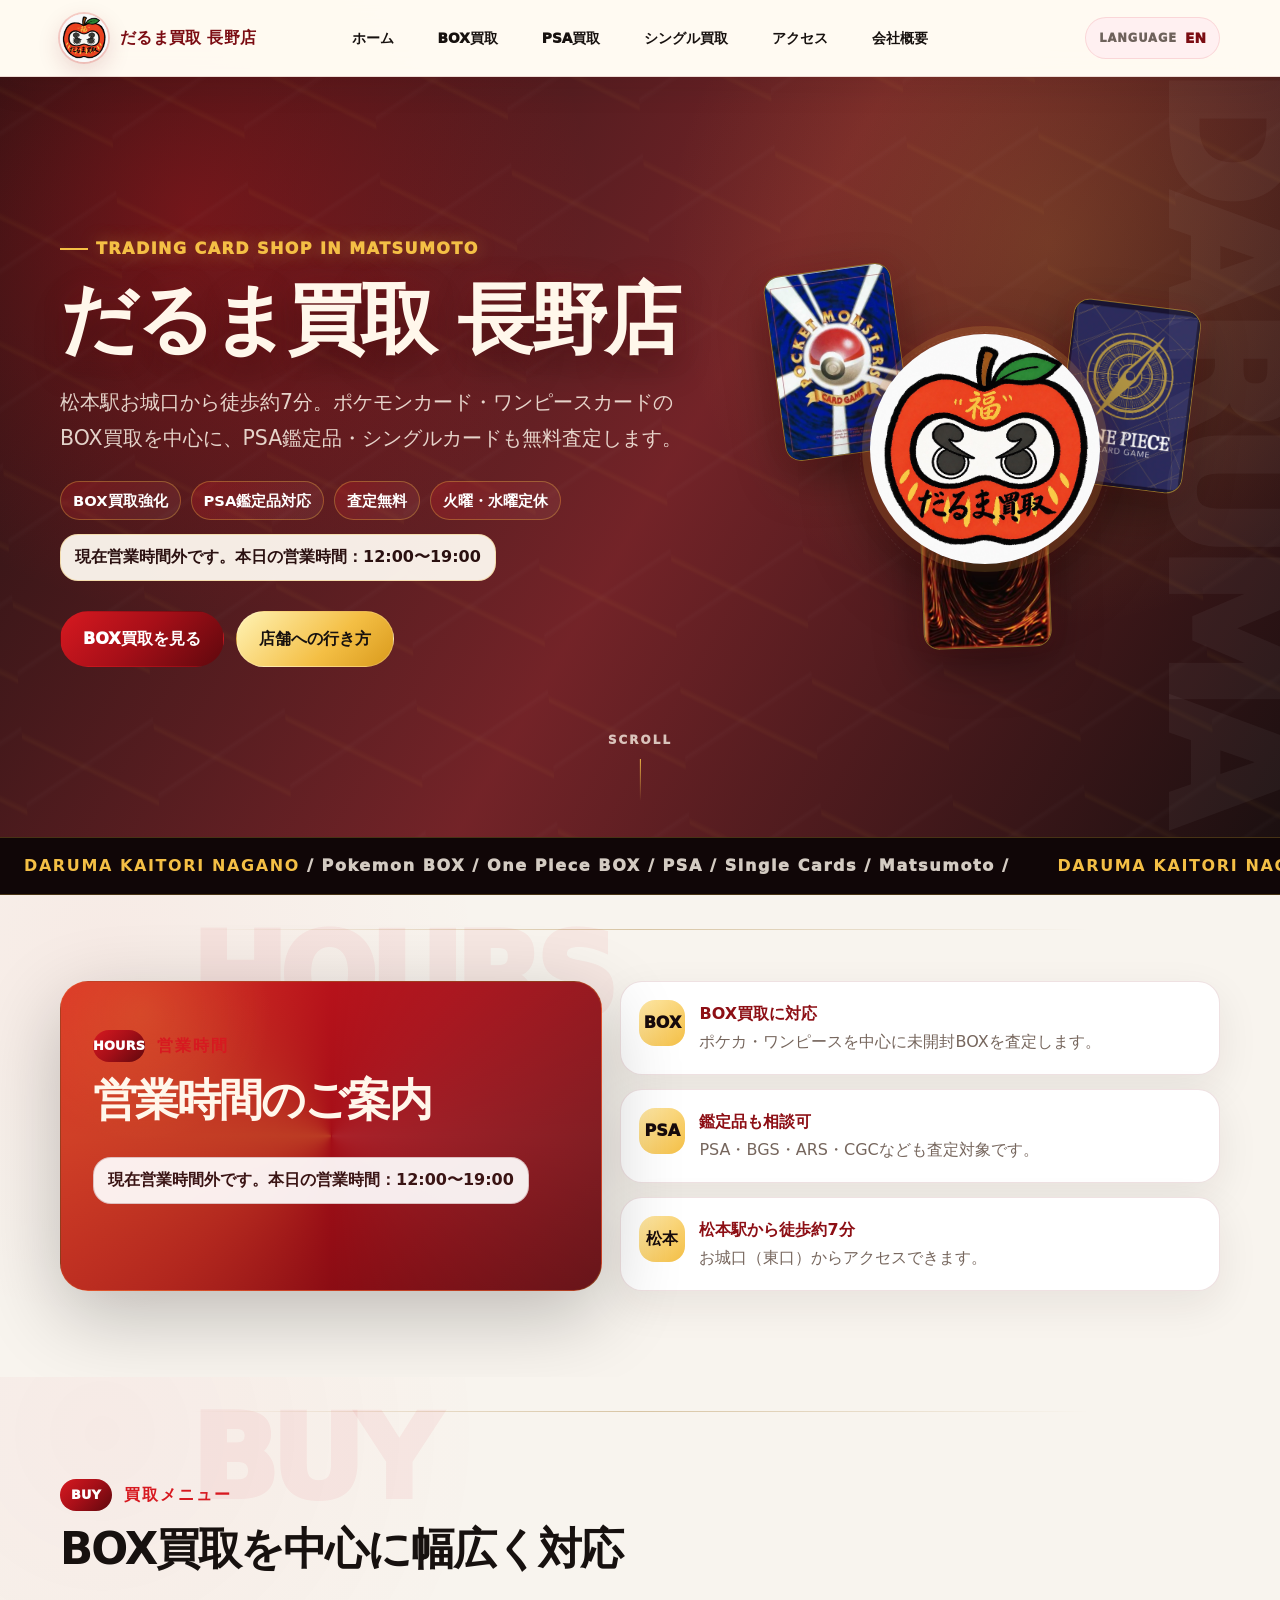
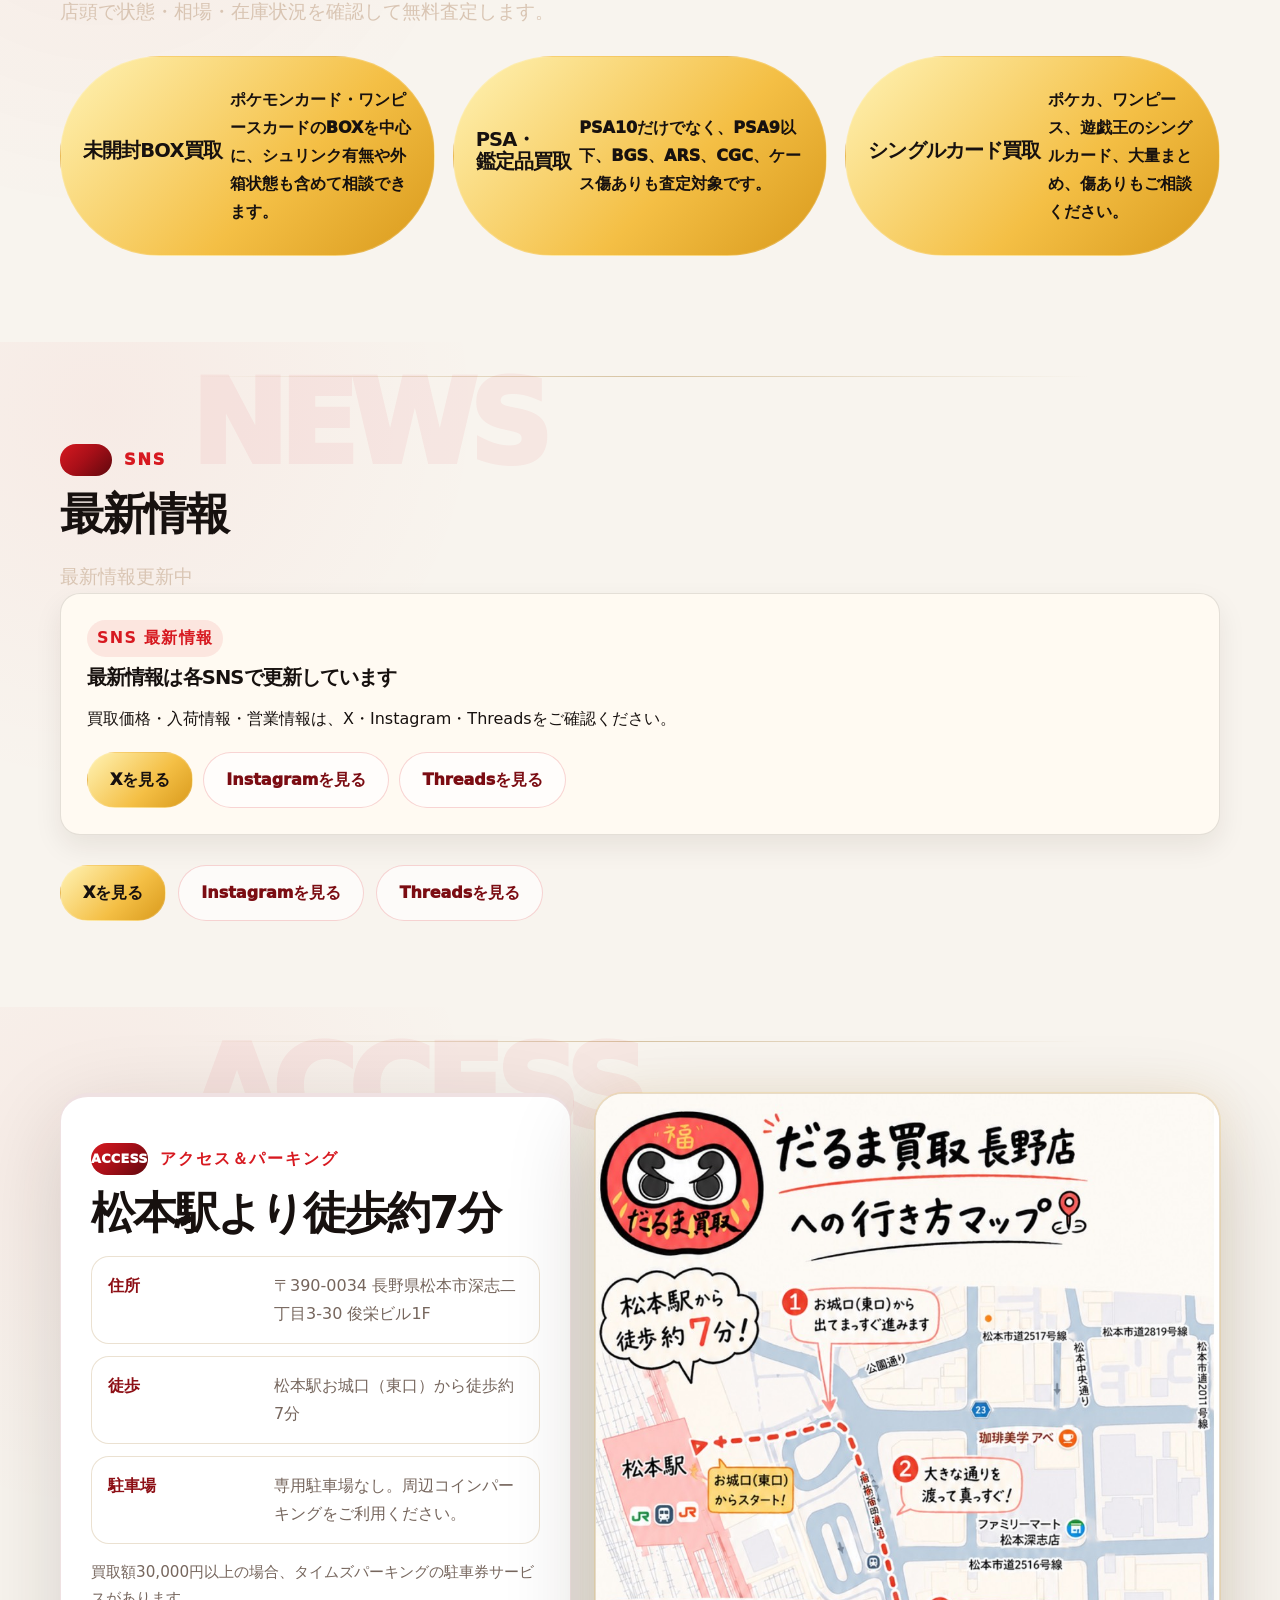
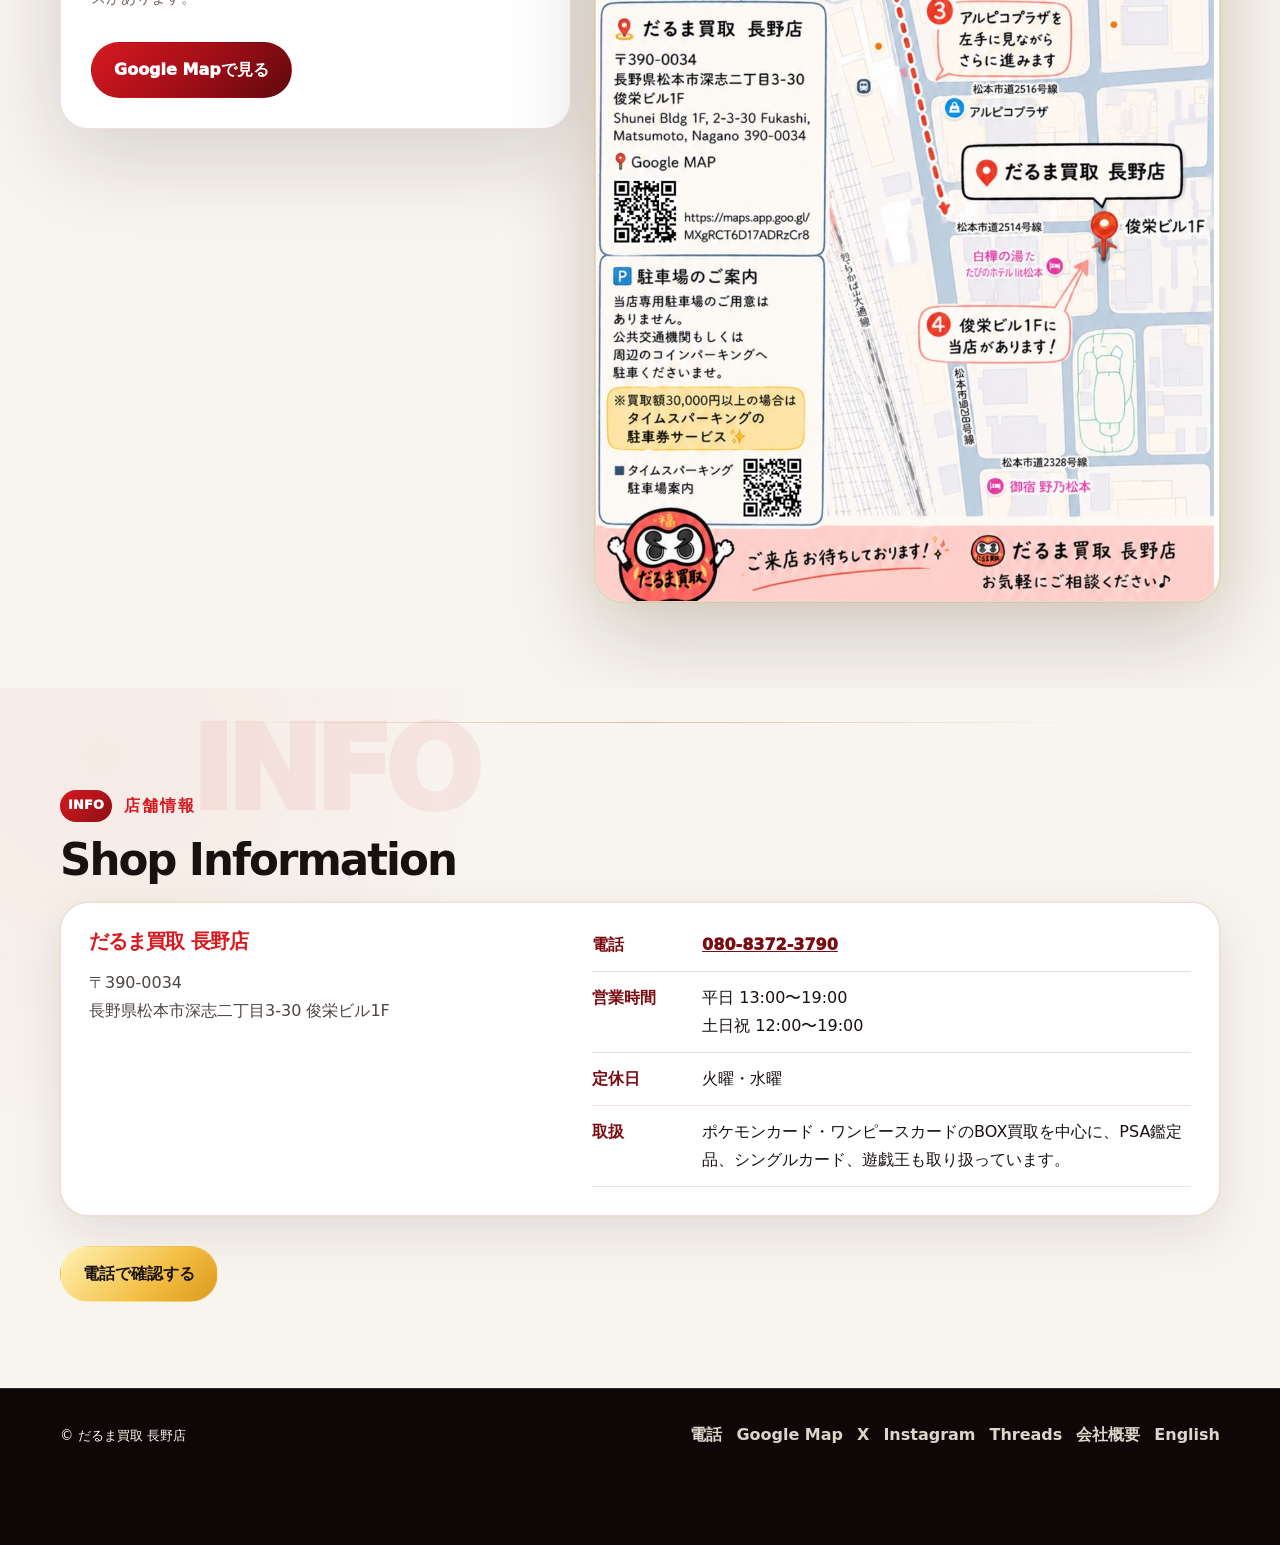
<file: ja/index3.html>
<!DOCTYPE html>
<html lang="ja">
<head>
  <meta charset="UTF-8">
  <title>松本市のトレカ買取・販売｜だるま買取 長野店</title>
  <meta name="description" content="松本駅から徒歩約7分。ポケモンカード・ワンピースカードのBOX買取を中心に、PSA鑑定品・シングルカードも無料査定するトレカ買取・販売店です。">
  <meta name="viewport" content="width=device-width, initial-scale=1.0">
  <meta name="daruma-base-path" content="/daruma-nagano">
  <link rel="canonical" href="https://daruma-nagano.github.io/daruma-nagano/ja/">
  <link rel="alternate" hreflang="ja" href="https://daruma-nagano.github.io/daruma-nagano/ja/">
  <link rel="alternate" hreflang="x-default" href="https://daruma-nagano.github.io/daruma-nagano/">
  <meta property="og:title" content="松本市のトレカ買取・販売｜だるま買取 長野店">
  <meta property="og:description" content="松本駅から徒歩約7分。ポケモンカード・ワンピースカードのBOX買取を中心に、PSA鑑定品・シングルカードも無料査定するトレカ買取・販売店です。">
  <meta property="og:image" content="https://daruma-nagano.github.io/daruma-nagano/assets/img/shop-banner.png">
  <meta property="og:type" content="website">
  <meta name="twitter:card" content="summary_large_image">
  <link rel="stylesheet" href="../assets/css/style.css">
  <script type="application/ld+json">{"@context":"https://schema.org","@type":"Store","name":"だるま買取 長野店","image":"https://daruma-nagano.github.io/daruma-nagano/assets/img/shop-banner.png","url":"https://daruma-nagano.github.io/daruma-nagano/ja/","telephone":"+81-80-8372-3790","address":{"@type":"PostalAddress","postalCode":"390-0034","addressCountry":"JP","addressRegion":"長野県","addressLocality":"松本市","streetAddress":"深志二丁目3-30 俊栄ビル1F"},"geo":{"@type":"GeoCoordinates","address":"長野県松本市深志二丁目3-30 俊栄ビル1F"},"openingHoursSpecification":[{"@type":"OpeningHoursSpecification","dayOfWeek":["Monday","Thursday","Friday"],"opens":"13:00","closes":"19:00"},{"@type":"OpeningHoursSpecification","dayOfWeek":["Saturday","Sunday"],"opens":"12:00","closes":"19:00"}],"sameAs":["https://x.com/kaitorinagano","https://www.instagram.com/darumakaitori.nagano","https://www.threads.com/@darumakaitori.nagano"],"areaServed":["松本市","安曇野市","塩尻市","岡谷市","諏訪市","茅野市","大町市","長野県"],"email":"","legalName":"株式会社Nexus Trading","taxID":"T6100003008033","identifier":"第481322500084号"}</script><script type="application/ld+json">{"@context":"https://schema.org","@type":"BreadcrumbList","itemListElement":[{"@type":"ListItem","position":1,"name":"ホーム","item":"https://daruma-nagano.github.io/daruma-nagano/ja/"}]}</script>
</head>
<body class="flow-page motion-page">
  <div class="scroll-progress" data-scroll-progress></div>
  <a class="skip-link" href="#main">本文へ移動</a>
  <header class="site-header fixed-brand-header">
    <div class="container header-shell">
      <div class="header-left">
        <a class="brand" href="/daruma-nagano/ja/">
          <img src="../assets/img/daruma-logo.jpg" alt="だるま買取 長野店 ロゴ">
          <span>だるま買取 長野店</span>
        </a>
      </div>
      <input class="menu-toggle" type="checkbox" id="menu-toggle-ja" aria-label="メニュー">
      <label class="menu-button" for="menu-toggle-ja"><span></span><span></span><span></span></label>
      <nav class="header-center" aria-label="Primary navigation">
        <a href="/daruma-nagano/ja/">ホーム</a>
        <a href="/daruma-nagano/ja/purchase/box/">BOX買取</a>
        <a href="/daruma-nagano/ja/purchase/psa/">PSA買取</a>
        <a href="/daruma-nagano/ja/purchase/single/">シングル買取</a>
        <a href="/daruma-nagano/ja/#access">アクセス</a>
        <a href="/daruma-nagano/ja/company/">会社概要</a>
      </nav>
      <nav class="header-right" aria-label="Utility navigation">
        <div class="language-switch" aria-label="LANGUAGE">
          <span>LANGUAGE</span>
          <a href="/daruma-nagano/en/" onclick="setLanguage('en')">EN</a>
        </div>
      </nav>
    </div>
  </header>
  <main id="main">

    <section class="hero flow-hero motion-hero" id="top" data-motion-section data-tilt-zone>
      <div class="container hero-grid" data-motion-reveal>
        <div>
          <p class="eyebrow">Trading Card Shop in Matsumoto</p>
          <h1>だるま買取 長野店</h1>
          <p class="lead">松本駅お城口から徒歩約7分。ポケモンカード・ワンピースカードのBOX買取を中心に、PSA鑑定品・シングルカードも無料査定します。</p>
          <div class="hero-badges">
            <span class="badge">BOX買取強化</span><span class="badge">PSA鑑定品対応</span><span class="badge">査定無料</span><span class="badge">火曜・水曜定休</span>
          </div>
          <div class="opening-status" data-opening-status aria-live="polite"></div>
          <div class="cta-row">
            <a class="btn primary" href="/daruma-nagano/ja/purchase/box/">BOX買取を見る</a>
            <a class="btn secondary" href="#access">店舗への行き方</a>
          </div>
        </div>
        <div class="hero-visual" aria-hidden="true">
          <div class="orbit" data-parallax="0.02"></div>
          <div class="float-card image-card pokemon-card"><img src="../assets/img/card-pokemon.png" alt=""><strong>Pokémon</strong><span>BOX / Single</span></div>
          <div class="float-card image-card onepiece-card"><img src="../assets/img/card-onepiece.png" alt=""><strong>One Piece</strong><span>BOX / Single</span></div>
          <div class="float-card image-card yugioh-card"><img src="../assets/img/card-yugioh.png" alt=""><strong>Yu-Gi-Oh!</strong><span>Trading Card</span></div>
          <img class="daruma-emblem" data-parallax="0.04" src="../assets/img/daruma-logo.jpg" alt="">
        </div>
      </div>
      <div class="motion-side-word" data-parallax="0.05">DARUMA</div><div class="motion-scroll-cue">SCROLL</div>
    </section>
    <div class="motion-marquee" aria-hidden="true"><div class="motion-marquee-track"><span><b>DARUMA KAITORI NAGANO</b> / Pokemon BOX / One Piece BOX / PSA / Single Cards / Matsumoto /</span><span><b>DARUMA KAITORI NAGANO</b> / Pokemon BOX / One Piece BOX / PSA / Single Cards / Matsumoto /</span></div></div>
    <section class="section soft motion-section" id="hours" data-motion-section data-ghost="HOURS"><div class="container flow-hours" data-motion-reveal><div class="hours-card motion-hours-card"><p class="motion-label" data-motion-no="HOURS">営業時間</p><h2>営業時間のご案内</h2><div class="opening-status" data-opening-status aria-live="polite"></div></div><div class="hours-side"><div class="mini-guide"><div class="mini-icon">BOX</div><div><strong>BOX買取に対応</strong><span>ポケカ・ワンピースを中心に未開封BOXを査定します。</span></div></div><div class="mini-guide"><div class="mini-icon">PSA</div><div><strong>鑑定品も相談可</strong><span>PSA・BGS・ARS・CGCなども査定対象です。</span></div></div><div class="mini-guide"><div class="mini-icon">松本</div><div><strong>松本駅から徒歩約7分</strong><span>お城口（東口）からアクセスできます。</span></div></div></div></div></section>
    <section class="section motion-section" id="purchase" data-motion-section data-ghost="BUY"><div class="container" data-motion-reveal><p class="motion-label" data-motion-no="BUY">買取メニュー</p><h2>BOX買取を中心に幅広く対応</h2><p class="lead">店頭で状態・相場・在庫状況を確認して無料査定します。</p><div class="buy-focus-grid section-actions"><a class="btn secondary" href="/daruma-nagano/ja/purchase/box/"><h3>未開封BOX買取</h3><p>ポケモンカード・ワンピースカードのBOXを中心に、シュリンク有無や外箱状態も含めて相談できます。</p></a><a class="btn secondary" href="/daruma-nagano/ja/purchase/psa/"><h3>PSA・鑑定品買取</h3><p>PSA10だけでなく、PSA9以下、BGS、ARS、CGC、ケース傷ありも査定対象です。</p></a><a class="btn secondary" href="/daruma-nagano/ja/purchase/single/"><h3>シングルカード買取</h3><p>ポケカ、ワンピース、遊戯王のシングルカード、大量まとめ、傷ありもご相談ください。</p></a></div></div></section>
    <section class="section motion-section" id="news" data-motion-section data-ghost="NEWS">
      <div class="container">
        <p class="motion-label">SNS</p>
        <h2>最新情報</h2>
        <p class="lead">最新情報更新中</p>
        <div data-x-feed></div>
        <div class="cta-row sns-links">
          <a class="btn secondary" href="https://x.com/kaitorinagano" target="_blank" rel="noopener">Xを見る</a>
          <a class="btn ghost" href="https://www.instagram.com/darumakaitori.nagano" target="_blank" rel="noopener">Instagramを見る</a>
          <a class="btn ghost" href="https://www.threads.com/@darumakaitori.nagano" target="_blank" rel="noopener">Threadsを見る</a>
        </div>
      </div>
    </section>
    <section class="section soft motion-section" id="access" data-motion-section data-ghost="ACCESS"><div class="container access-layout" data-motion-reveal><div class="panel"><p class="motion-label" data-motion-no="ACCESS">アクセス＆パーキング</p><h2>松本駅より徒歩約7分</h2><dl class="info-list"><div><dt>住所</dt><dd>〒390-0034 長野県松本市深志二丁目3-30 俊栄ビル1F</dd></div><div><dt>徒歩</dt><dd>松本駅お城口（東口）から徒歩約7分</dd></div><div><dt>駐車場</dt><dd>専用駐車場なし。周辺コインパーキングをご利用ください。</dd></div></dl><p class="note">買取額30,000円以上の場合、タイムズパーキングの駐車券サービスがあります。</p><div class="cta-row"><a class="btn primary" href="https://maps.app.goo.gl/VJ9paWerdHDKHwG36" target="_blank" rel="noopener">Google Mapで見る</a></div></div><img class="map-img" src="../assets/img/access-map.jpg" alt="松本駅からだるま買取 長野店への徒歩ルート案内"></div></section>
    <section class="section soft motion-section info-light-section" id="info" data-motion-section data-ghost="INFO"><div class="container" data-motion-reveal><p class="motion-label" data-motion-no="INFO">店舗情報</p><h2>Shop Information</h2><div class="shop-info-summary"><div><h3>だるま買取 長野店</h3><p>〒390-0034<br>長野県松本市深志二丁目3-30 俊栄ビル1F</p></div><dl><div><dt>電話</dt><dd><a href="tel:08083723790">080-8372-3790</a></dd></div><div><dt>営業時間</dt><dd>平日 13:00〜19:00<br>土日祝 12:00〜19:00</dd></div><div><dt>定休日</dt><dd>火曜・水曜</dd></div><div><dt>取扱</dt><dd>ポケモンカード・ワンピースカードのBOX買取を中心に、PSA鑑定品、シングルカード、遊戯王も取り扱っています。</dd></div></dl></div><div class="cta-row"><a class="btn secondary" href="tel:08083723790">電話で確認する</a></div></div></section>

  </main>
  <nav class="mobile-cta" aria-label="スマホ固定導線">
    <a href="tel:08083723790">電話</a>
    <a href="https://maps.app.goo.gl/VJ9paWerdHDKHwG36" target="_blank" rel="noopener">Map</a>
    <a class="x-mobile" href="https://x.com/kaitorinagano" target="_blank" rel="noopener">X</a>
  </nav>
  <footer class="site-footer">
    <div class="container footer-grid footer-actions">
      <small>&copy; だるま買取 長野店</small>
      <nav aria-label="フッターリンク">
        <a href="tel:08083723790">電話</a>
        <a href="https://maps.app.goo.gl/VJ9paWerdHDKHwG36" target="_blank" rel="noopener">Google Map</a>
        <a href="https://x.com/kaitorinagano" target="_blank" rel="noopener">X</a>
        <a href="https://www.instagram.com/darumakaitori.nagano" target="_blank" rel="noopener">Instagram</a>
        <a href="https://www.threads.com/@darumakaitori.nagano" target="_blank" rel="noopener">Threads</a>
        <a href="/daruma-nagano/ja/company/">会社概要</a>
        <a href="/daruma-nagano/en/" onclick="setLanguage('en')">English</a>
      </nav>
    </div>
  </footer>
  <button class="page-top-motion" type="button" data-page-top aria-label="Page top">↑</button>
  <script src="../assets/js/opening-status.js"></script>
  <script src="../assets/js/analytics-events.js"></script>
  <script src="../assets/js/x-feed.js"></script>
  <script src="../assets/js/homage-motion.js"></script>
  <script src="../assets/js/lang.js"></script>

</body>
</html>
</file>
<file: assets/css/style.css>
/* ============================================================
   Daruma Kaitori Nagano Premium Static SEO Site
   ============================================================ */

:root {
  --bg: #0f0b09;
  --bg-2: #1c1110;
  --paper: #fff7eb;
  --paper-2: #ffedd6;
  --surface: rgba(255, 247, 235, 0.94);
  --text: #211814;
  --text-invert: #fff7eb;
  --muted: #76665d;
  --muted-invert: #d9c5b3;
  --brand: #d71920;
  --brand-2: #8b1116;
  --gold: #f4bf45;
  --gold-2: #9b6b19;
  --black: #100b0a;
  --border: rgba(244, 191, 69, 0.28);
  --border-light: rgba(255, 255, 255, 0.16);
  --shadow: 0 24px 80px rgba(0, 0, 0, 0.24);
  --radius: 28px;
}

* {
  box-sizing: border-box;
}

html {
  scroll-behavior: smooth;
}

body {
  margin: 0;
  color: var(--text);
  background:
    radial-gradient(circle at 12% 6%, rgba(215, 25, 32, 0.28), transparent 24rem),
    radial-gradient(circle at 86% 10%, rgba(244, 191, 69, 0.18), transparent 22rem),
    linear-gradient(180deg, #150d0c 0%, #22110f 34%, #fff7eb 34%, #fff7eb 100%);
  font-family: system-ui, -apple-system, BlinkMacSystemFont, "Segoe UI", sans-serif;
  line-height: 1.75;
}

img {
  max-width: 100%;
  height: auto;
}

a {
  color: inherit;
}

.container {
  width: min(1160px, calc(100% - 32px));
  margin: 0 auto;
}

.skip-link {
  position: absolute;
  left: 12px;
  top: -60px;
  z-index: 999;
  background: #fff;
  color: #000;
  padding: 10px 14px;
  border-radius: 12px;
}

.skip-link:focus {
  top: 12px;
}

.site-header {
  position: sticky;
  top: 0;
  z-index: 100;
  background: rgba(15, 11, 9, 0.86);
  color: var(--text-invert);
  border-bottom: 1px solid var(--border-light);
  backdrop-filter: blur(18px);
}

.header-inner {
  min-height: 74px;
  display: flex;
  align-items: center;
  justify-content: space-between;
  gap: 16px;
}

.brand {
  display: inline-flex;
  align-items: center;
  gap: 12px;
  text-decoration: none;
  font-weight: 950;
  letter-spacing: 0.02em;
}

.brand img {
  width: 48px;
  height: 48px;
  object-fit: contain;
  border-radius: 999px;
  box-shadow: 0 0 0 2px rgba(244, 191, 69, 0.34), 0 10px 30px rgba(0, 0, 0, 0.38);
}

.nav {
  display: flex;
  align-items: center;
  gap: 12px;
  font-size: 0.92rem;
  font-weight: 850;
}

.nav a {
  text-decoration: none;
  color: var(--muted-invert);
}

.nav a:hover {
  color: var(--gold);
}

.nav .pill-link {
  color: var(--black);
  background: linear-gradient(135deg, var(--gold), #ffe7a8);
  padding: 8px 13px;
  border-radius: 999px;
}

.hero {
  position: relative;
  overflow: hidden;
  min-height: 680px;
  display: flex;
  align-items: center;
  color: var(--text-invert);
  isolation: isolate;
}

.hero.compact {
  min-height: 430px;
}

.hero::before {
  content: "";
  position: absolute;
  inset: 0;
  z-index: -3;
  background:
    linear-gradient(120deg, rgba(15, 11, 9, 0.96), rgba(41, 17, 15, 0.88)),
    radial-gradient(circle at 20% 20%, rgba(215, 25, 32, 0.35), transparent 28rem),
    radial-gradient(circle at 82% 34%, rgba(244, 191, 69, 0.24), transparent 24rem);
}

.hero::after {
  content: "";
  position: absolute;
  inset: 0;
  z-index: -2;
  opacity: 0.24;
  background-image:
    linear-gradient(30deg, transparent 0 46%, rgba(244, 191, 69, 0.22) 48%, transparent 51%),
    linear-gradient(150deg, transparent 0 46%, rgba(255, 255, 255, 0.10) 48%, transparent 51%);
  background-size: 120px 120px;
  transform: rotate(-4deg) scale(1.2);
}

.hero-grid {
  position: relative;
  display: grid;
  grid-template-columns: minmax(0, 1.16fr) minmax(320px, 0.84fr);
  gap: 42px;
  align-items: center;
  padding: 84px 0 96px;
}

.hero.compact .hero-grid,
.hero.compact .container {
  padding: 72px 0;
}

.hero-visual {
  position: relative;
  min-height: 430px;
}

.orbit {
  position: absolute;
  inset: 0;
  border-radius: 50%;
  background:
    radial-gradient(circle, rgba(244, 191, 69, 0.20), transparent 58%),
    conic-gradient(from 120deg, transparent, rgba(244, 191, 69, 0.38), transparent, rgba(215, 25, 32, 0.22), transparent);
  filter: blur(0.2px);
  animation: spin 22s linear infinite;
}

.daruma-emblem {
  position: absolute;
  left: 50%;
  top: 48%;
  width: min(260px, 72vw);
  transform: translate(-50%, -50%);
  border-radius: 999px;
  box-shadow:
    0 0 0 8px rgba(244, 191, 69, 0.18),
    0 30px 80px rgba(0, 0, 0, 0.54);
}

.float-card {
  position: absolute;
  width: 150px;
  min-height: 210px;
  padding: 18px;
  border-radius: 22px;
  border: 1px solid rgba(244, 191, 69, 0.42);
  background:
    linear-gradient(135deg, rgba(255, 255, 255, 0.18), transparent),
    linear-gradient(160deg, rgba(215, 25, 32, 0.92), rgba(22, 13, 11, 0.92));
  box-shadow: 0 24px 60px rgba(0, 0, 0, 0.36);
  transform-style: preserve-3d;
  animation: float 5.5s ease-in-out infinite;
}

.float-card strong {
  display: block;
  color: #fff;
  font-size: 1.15rem;
  line-height: 1.2;
}

.float-card span {
  display: block;
  margin-top: 12px;
  color: var(--gold);
  font-weight: 900;
}

.float-card:nth-child(2) {
  left: 0;
  top: 38px;
  transform: rotate(-12deg);
}

.float-card:nth-child(3) {
  right: 0;
  top: 92px;
  transform: rotate(10deg);
  animation-delay: -1.4s;
}

.float-card:nth-child(4) {
  left: 52%;
  bottom: 10px;
  transform: translateX(-50%) rotate(4deg);
  animation-delay: -2.5s;
}

.eyebrow {
  display: inline-flex;
  align-items: center;
  gap: 8px;
  color: var(--gold);
  font-weight: 950;
  letter-spacing: 0.09em;
  text-transform: uppercase;
  margin: 0 0 14px;
}

.eyebrow::before {
  content: "";
  width: 28px;
  height: 2px;
  background: var(--gold);
}

h1,
h2,
h3 {
  line-height: 1.12;
  letter-spacing: -0.045em;
}

h1 {
  margin: 0;
  font-size: clamp(2.6rem, 6vw, 5.7rem);
}

h2 {
  margin: 0 0 18px;
  font-size: clamp(1.7rem, 3.4vw, 3rem);
}

h3 {
  margin: 0 0 10px;
  font-size: 1.22rem;
}

.lead {
  max-width: 780px;
  margin: 22px 0 0;
  color: var(--muted-invert);
  font-size: 1.16rem;
}

.hero .lead {
  font-size: clamp(1.08rem, 2vw, 1.28rem);
}

.hero-badges {
  display: flex;
  flex-wrap: wrap;
  gap: 10px;
  margin-top: 24px;
}

.badge {
  display: inline-flex;
  align-items: center;
  min-height: 34px;
  padding: 6px 12px;
  border-radius: 999px;
  color: #fff;
  background: rgba(255, 255, 255, 0.11);
  border: 1px solid rgba(244, 191, 69, 0.24);
  font-weight: 800;
  font-size: 0.92rem;
}

.cta-row {
  display: flex;
  flex-wrap: wrap;
  gap: 12px;
  margin-top: 30px;
}

.cta-row.center {
  justify-content: center;
}

.btn {
  min-height: 52px;
  display: inline-flex;
  align-items: center;
  justify-content: center;
  gap: 8px;
  padding: 13px 22px;
  border-radius: 999px;
  text-decoration: none;
  font-weight: 950;
  border: 1px solid transparent;
  transition: transform 0.18s ease, box-shadow 0.18s ease, background 0.18s ease;
}

.btn:hover {
  transform: translateY(-2px);
}

.btn.primary {
  color: #160d0c;
  background: linear-gradient(135deg, var(--gold), #fff0a5);
  box-shadow: 0 14px 42px rgba(244, 191, 69, 0.24);
}

.btn.secondary {
  color: #fff;
  background: linear-gradient(135deg, var(--brand), var(--brand-2));
  border-color: rgba(255, 255, 255, 0.18);
  box-shadow: 0 14px 38px rgba(215, 25, 32, 0.22);
}

.btn.ghost {
  color: #fff;
  background: rgba(255, 255, 255, 0.10);
  border-color: rgba(255, 255, 255, 0.22);
}

.section {
  padding: 86px 0;
  background: var(--paper);
}

.section.dark {
  color: var(--text-invert);
  background:
    radial-gradient(circle at 90% 10%, rgba(215, 25, 32, 0.25), transparent 24rem),
    linear-gradient(135deg, #120b0a, #251210);
}

.section.soft {
  background:
    radial-gradient(circle at 12% 16%, rgba(244, 191, 69, 0.18), transparent 22rem),
    var(--paper-2);
}

.section-head {
  max-width: 820px;
  text-align: center;
  margin-bottom: 32px;
}

.section-head p {
  color: var(--muted);
}

.dark .section-head p,
.dark .lead {
  color: var(--muted-invert);
}

.cards {
  display: grid;
  grid-template-columns: repeat(3, 1fr);
  gap: 18px;
}

.tcg-card {
  position: relative;
  overflow: hidden;
  min-height: 250px;
  padding: 24px;
  border-radius: var(--radius);
  color: #fff;
  border: 1px solid rgba(244, 191, 69, 0.35);
  background:
    linear-gradient(135deg, rgba(255, 255, 255, 0.14), transparent 24%),
    linear-gradient(160deg, #2a1512, #070504);
  box-shadow: var(--shadow);
  isolation: isolate;
  transition: transform 0.22s ease, box-shadow 0.22s ease;
}

.tcg-card:hover {
  transform: translateY(-6px) rotate(-0.6deg);
  box-shadow: 0 28px 90px rgba(0, 0, 0, 0.30);
}

.tcg-card::before {
  content: "";
  position: absolute;
  inset: -40%;
  z-index: -1;
  background:
    conic-gradient(from 0deg, transparent, rgba(244, 191, 69, 0.25), transparent, rgba(215, 25, 32, 0.25), transparent);
  animation: spin 12s linear infinite;
}

.tcg-card::after {
  content: "";
  position: absolute;
  inset: 10px;
  border-radius: 22px;
  border: 1px solid rgba(255, 255, 255, 0.16);
  pointer-events: none;
}

.tcg-card .card-kicker {
  color: var(--gold);
  font-weight: 950;
  font-size: 0.85rem;
  letter-spacing: 0.12em;
  text-transform: uppercase;
}

.tcg-card h3 {
  margin-top: 28px;
  font-size: 1.65rem;
}

.tcg-card p {
  color: rgba(255, 247, 235, 0.82);
}

.panel {
  background: var(--surface);
  border: 1px solid rgba(155, 107, 25, 0.22);
  border-radius: var(--radius);
  padding: 30px;
  box-shadow: var(--shadow);
}

.split {
  display: grid;
  grid-template-columns: minmax(0, 1fr) minmax(320px, 0.9fr);
  gap: 36px;
  align-items: center;
}

.rounded-img,
.map-img {
  width: 100%;
  border-radius: var(--radius);
  border: 1px solid rgba(155, 107, 25, 0.24);
  background: #fff;
  box-shadow: var(--shadow);
}

.check-list {
  padding-left: 0;
  list-style: none;
  margin: 18px 0 0;
}

.check-list li {
  position: relative;
  padding-left: 32px;
  margin: 10px 0;
}

.check-list li::before {
  content: "✓";
  position: absolute;
  left: 0;
  top: -1px;
  width: 22px;
  height: 22px;
  display: inline-flex;
  align-items: center;
  justify-content: center;
  color: #150d0c;
  background: var(--gold);
  border-radius: 999px;
  font-weight: 950;
  font-size: 0.82rem;
}

.info-list {
  display: grid;
  gap: 12px;
  margin: 0;
}

.info-list div {
  display: grid;
  grid-template-columns: 150px 1fr;
  gap: 16px;
  padding: 15px 16px;
  background: #fff;
  border: 1px solid rgba(155, 107, 25, 0.20);
  border-radius: 18px;
}

.info-list dt {
  font-weight: 950;
}

.info-list dd {
  margin: 0;
  color: var(--muted);
}

.note {
  color: var(--muted);
  font-size: 0.95rem;
}

.timeline {
  position: relative;
  display: grid;
  gap: 16px;
  margin-top: 26px;
}

.timeline-item {
  display: grid;
  grid-template-columns: 58px 1fr;
  gap: 16px;
  align-items: start;
}

.timeline-num {
  width: 48px;
  height: 48px;
  border-radius: 18px;
  display: inline-flex;
  align-items: center;
  justify-content: center;
  color: #130b0a;
  background: linear-gradient(135deg, var(--gold), #ffedaf);
  font-weight: 950;
  box-shadow: 0 12px 32px rgba(244, 191, 69, 0.26);
}

.timeline-body {
  padding: 18px 20px;
  background: #fff;
  border: 1px solid rgba(155, 107, 25, 0.20);
  border-radius: 22px;
  box-shadow: 0 10px 28px rgba(33, 24, 20, 0.06);
}

.timeline-body strong {
  display: block;
  margin-bottom: 4px;
}

.timeline-body span {
  color: var(--muted);
}

.faq {
  display: grid;
  gap: 12px;
}

.faq details {
  background: #fff;
  border: 1px solid rgba(155, 107, 25, 0.20);
  border-radius: 18px;
  padding: 18px;
}

.faq summary {
  cursor: pointer;
  font-weight: 950;
}

.faq p {
  color: var(--muted);
  margin-bottom: 0;
}

.breadcrumb {
  margin: 18px 0 0;
  font-size: 0.9rem;
  color: var(--muted-invert);
}

.breadcrumb a {
  color: var(--gold);
}

.site-footer {
  color: var(--text-invert);
  background: #0d0807;
  border-top: 1px solid rgba(255, 255, 255, 0.12);
  padding: 32px 0 96px;
}

.footer-grid {
  display: flex;
  justify-content: space-between;
  gap: 16px;
}

.footer-grid a {
  color: var(--gold);
  text-decoration: none;
  font-weight: 850;
}

.mobile-cta {
  position: fixed;
  left: 10px;
  right: 10px;
  bottom: 10px;
  z-index: 150;
  display: none;
  grid-template-columns: repeat(3, 1fr);
  gap: 8px;
  padding: 8px;
  border-radius: 22px;
  background: rgba(15, 11, 9, 0.90);
  border: 1px solid rgba(244, 191, 69, 0.30);
  backdrop-filter: blur(16px);
  box-shadow: 0 22px 70px rgba(0, 0, 0, 0.42);
}

.mobile-cta a {
  min-height: 46px;
  display: inline-flex;
  align-items: center;
  justify-content: center;
  color: #150d0c;
  text-decoration: none;
  font-size: 0.84rem;
  font-weight: 950;
  border-radius: 16px;
  background: linear-gradient(135deg, var(--gold), #fff0a5);
}

.language-select {
  min-height: 100vh;
  display: grid;
  place-content: center;
  text-align: center;
  padding: 32px;
  color: var(--text-invert);
}

.language-select p {
  color: var(--muted-invert);
}

.language-logo {
  width: 140px;
  margin: 0 auto 18px;
  border-radius: 999px;
  box-shadow: 0 24px 70px rgba(0, 0, 0, 0.36);
}

.reveal {
  opacity: 0;
  transform: translateY(16px);
  transition: opacity 0.7s ease, transform 0.7s ease;
}

.reveal.is-visible {
  opacity: 1;
  transform: translateY(0);
}

@keyframes spin {
  to {
    transform: rotate(360deg);
  }
}

@keyframes float {
  0%, 100% {
    translate: 0 0;
  }
  50% {
    translate: 0 -14px;
  }
}

@media (prefers-reduced-motion: reduce) {
  *,
  *::before,
  *::after {
    animation: none !important;
    transition: none !important;
    scroll-behavior: auto !important;
  }
}

@media (max-width: 900px) {
  body {
    background:
      radial-gradient(circle at 18% 5%, rgba(215, 25, 32, 0.28), transparent 18rem),
      linear-gradient(180deg, #150d0c 0%, #22110f 26%, #fff7eb 26%, #fff7eb 100%);
  }

  .header-inner {
    min-height: auto;
    align-items: flex-start;
    flex-direction: column;
    padding: 12px 0;
  }

  .nav {
    flex-wrap: wrap;
  }

  .hero {
    min-height: auto;
  }

  .hero-grid,
  .cards,
  .split {
    grid-template-columns: 1fr;
  }

  .hero-grid {
    padding: 52px 0 64px;
  }

  .hero-visual {
    min-height: 360px;
  }

  .float-card {
    width: 126px;
    min-height: 180px;
  }

  .section {
    padding: 62px 0;
  }

  .info-list div {
    grid-template-columns: 1fr;
    gap: 4px;
  }

  .mobile-cta {
    display: grid;
  }

  .site-footer {
    padding-bottom: 104px;
  }
}

@media (max-width: 560px) {
  .brand span {
    font-size: 0.92rem;
  }

  .nav {
    font-size: 0.84rem;
  }

  .hero-visual {
    display: none;
  }

  .btn {
    width: 100%;
  }

  .cta-row {
    gap: 10px;
  }
}


/* ============================================================
   ULTRA VISUAL MODE
   SEO-safe, static, no external assets
   ============================================================ */

:root {
  --neon-red: #ff1d2d;
  --neon-pink: #ff3bd4;
  --neon-blue: #38d5ff;
  --neon-purple: #8f4dff;
  --rare-green: #39ff88;
}

/* Stronger cinematic background */
body {
  background:
    radial-gradient(circle at 12% 8%, rgba(255, 29, 45, 0.52), transparent 22rem),
    radial-gradient(circle at 88% 8%, rgba(56, 213, 255, 0.32), transparent 24rem),
    radial-gradient(circle at 50% 20%, rgba(255, 59, 212, 0.18), transparent 30rem),
    linear-gradient(180deg, #070405 0%, #1b0709 26%, #fff4e4 26%, #fff4e4 100%);
}

/* Header becomes more cyber-premium */
.site-header {
  background:
    linear-gradient(90deg, rgba(7, 4, 5, 0.94), rgba(40, 6, 11, 0.92), rgba(7, 4, 5, 0.94));
  border-bottom: 1px solid rgba(255, 59, 212, 0.26);
  box-shadow: 0 10px 40px rgba(255, 29, 45, 0.16);
}

.brand img {
  box-shadow:
    0 0 0 2px rgba(244, 191, 69, 0.5),
    0 0 28px rgba(255, 29, 45, 0.55),
    0 12px 34px rgba(0, 0, 0, 0.5);
}

.nav .pill-link {
  background:
    linear-gradient(135deg, #fff4a6, #f4bf45 34%, #ff5c00);
  box-shadow:
    0 0 26px rgba(244, 191, 69, 0.45),
    inset 0 0 12px rgba(255, 255, 255, 0.28);
}

/* Hologram hero */
.hero {
  min-height: 760px;
}

.hero::before {
  background:
    radial-gradient(circle at 14% 16%, rgba(255, 29, 45, 0.56), transparent 26rem),
    radial-gradient(circle at 84% 18%, rgba(56, 213, 255, 0.28), transparent 24rem),
    radial-gradient(circle at 50% 88%, rgba(244, 191, 69, 0.20), transparent 32rem),
    linear-gradient(115deg, rgba(7, 4, 5, 0.98), rgba(40, 6, 11, 0.92) 46%, rgba(13, 7, 19, 0.96));
}

.hero::after {
  opacity: 0.34;
  background-image:
    linear-gradient(30deg, transparent 0 45%, rgba(244, 191, 69, 0.25) 48%, transparent 51%),
    linear-gradient(150deg, transparent 0 45%, rgba(56, 213, 255, 0.16) 48%, transparent 51%),
    linear-gradient(90deg, rgba(255,255,255,0.04) 1px, transparent 1px),
    linear-gradient(0deg, rgba(255,255,255,0.04) 1px, transparent 1px);
  background-size: 118px 118px, 118px 118px, 42px 42px, 42px 42px;
  animation: holoGrid 18s linear infinite;
}

/* Hero scanline / shine */
.hero .container::before {
  content: "";
  position: absolute;
  inset: -20% -10%;
  z-index: -1;
  pointer-events: none;
  background:
    linear-gradient(115deg, transparent 0%, transparent 36%, rgba(255, 255, 255, 0.14) 43%, transparent 50%, transparent 100%);
  animation: heroShine 7s ease-in-out infinite;
}

h1 {
  text-shadow:
    0 0 18px rgba(255, 29, 45, 0.34),
    0 0 44px rgba(244, 191, 69, 0.18);
}

.hero h1 {
  background:
    linear-gradient(135deg, #fff7eb 0%, #fff 30%, #ffd66d 54%, #ff4653 78%, #fff7eb 100%);
  -webkit-background-clip: text;
  background-clip: text;
  color: transparent;
}

/* Glowing badges */
.badge {
  background:
    linear-gradient(135deg, rgba(255, 29, 45, 0.22), rgba(56, 213, 255, 0.12));
  border-color: rgba(255, 230, 160, 0.45);
  box-shadow:
    0 0 22px rgba(255, 29, 45, 0.18),
    inset 0 0 14px rgba(255, 255, 255, 0.07);
}

/* Buttons pop more */
.btn.primary {
  background:
    linear-gradient(135deg, #fff8b9 0%, #f4bf45 32%, #ff7b00 70%, #ff2840 100%);
  box-shadow:
    0 0 0 1px rgba(255, 255, 255, 0.22),
    0 18px 56px rgba(244, 191, 69, 0.36),
    0 0 28px rgba(255, 29, 45, 0.24);
}

.btn.secondary {
  background:
    linear-gradient(135deg, #ff1d2d 0%, #a40e19 48%, #4b0610 100%);
  box-shadow:
    0 18px 52px rgba(255, 29, 45, 0.28),
    inset 0 0 18px rgba(255, 255, 255, 0.06);
}

.btn.ghost {
  border-color: rgba(56, 213, 255, 0.34);
  box-shadow:
    0 0 22px rgba(56, 213, 255, 0.12),
    inset 0 0 16px rgba(255, 255, 255, 0.06);
}

/* Ultra orbit / emblem */
.orbit {
  background:
    radial-gradient(circle, rgba(244, 191, 69, 0.28), transparent 48%),
    conic-gradient(from 90deg,
      transparent,
      rgba(255, 29, 45, 0.60),
      rgba(244, 191, 69, 0.58),
      rgba(56, 213, 255, 0.38),
      transparent,
      rgba(255, 59, 212, 0.42),
      transparent);
  filter: drop-shadow(0 0 32px rgba(244, 191, 69, 0.26));
  animation: spin 14s linear infinite;
}

.orbit::before,
.orbit::after {
  content: "";
  position: absolute;
  inset: 12%;
  border-radius: 50%;
  border: 1px dashed rgba(255, 247, 235, 0.24);
}

.orbit::after {
  inset: 26%;
  border-style: solid;
  border-color: rgba(56, 213, 255, 0.24);
  animation: spinReverse 10s linear infinite;
}

.daruma-emblem {
  box-shadow:
    0 0 0 8px rgba(244, 191, 69, 0.18),
    0 0 42px rgba(255, 29, 45, 0.46),
    0 0 78px rgba(244, 191, 69, 0.26),
    0 30px 90px rgba(0, 0, 0, 0.64);
  animation: pulseGlow 4s ease-in-out infinite;
}

/* More premium floating cards */
.float-card {
  border: 1px solid rgba(255, 235, 160, 0.54);
  background:
    linear-gradient(135deg, rgba(255, 255, 255, 0.20), transparent 22%),
    radial-gradient(circle at 28% 20%, rgba(255, 255, 255, 0.20), transparent 24%),
    linear-gradient(155deg, rgba(255, 29, 45, 0.96), rgba(22, 8, 11, 0.96) 56%, rgba(16, 5, 20, 0.98));
  box-shadow:
    0 26px 72px rgba(0, 0, 0, 0.45),
    0 0 34px rgba(255, 29, 45, 0.22),
    inset 0 0 22px rgba(255, 255, 255, 0.06);
}

.float-card::before {
  content: "";
  position: absolute;
  inset: 9px;
  border-radius: 16px;
  border: 1px solid rgba(255, 247, 235, 0.22);
}

.float-card::after {
  content: "";
  position: absolute;
  inset: -30%;
  background: linear-gradient(110deg, transparent 20%, rgba(255,255,255,0.22) 42%, transparent 62%);
  transform: translateX(-80%) rotate(12deg);
  animation: cardSweep 5.5s ease-in-out infinite;
}

/* Section dividers feel more designed */
.section {
  position: relative;
}

.section::before {
  content: "";
  position: absolute;
  top: 0;
  left: 50%;
  width: min(900px, 80%);
  height: 1px;
  transform: translateX(-50%);
  background: linear-gradient(90deg, transparent, rgba(155, 107, 25, 0.35), transparent);
}

/* TCG cards become holo cards */
.tcg-card {
  min-height: 310px;
  border-color: rgba(244, 191, 69, 0.56);
  background:
    linear-gradient(135deg, rgba(255, 255, 255, 0.18), transparent 24%),
    radial-gradient(circle at 20% 14%, rgba(56, 213, 255, 0.20), transparent 24%),
    radial-gradient(circle at 80% 20%, rgba(255, 59, 212, 0.18), transparent 24%),
    linear-gradient(160deg, #2c070d 0%, #130909 48%, #060405 100%);
}

.tcg-card::before {
  opacity: 0.9;
  background:
    conic-gradient(from 0deg,
      transparent,
      rgba(56, 213, 255, 0.34),
      rgba(244, 191, 69, 0.42),
      rgba(255, 59, 212, 0.30),
      rgba(255, 29, 45, 0.36),
      transparent);
  animation: spin 9s linear infinite;
}

.tcg-card:hover {
  transform: translateY(-10px) rotate(-1.2deg) scale(1.015);
}

.tcg-card h3 {
  text-shadow:
    0 0 20px rgba(255, 29, 45, 0.28),
    0 0 26px rgba(244, 191, 69, 0.20);
}

/* Panels get premium glass shine */
.panel {
  background:
    linear-gradient(135deg, rgba(255, 255, 255, 0.96), rgba(255, 244, 226, 0.92));
  box-shadow:
    0 26px 90px rgba(33, 24, 20, 0.16),
    inset 0 0 22px rgba(255, 255, 255, 0.34);
}

.panel::selection,
.tcg-card::selection {
  background: var(--gold);
  color: #000;
}

.timeline-num {
  box-shadow:
    0 0 24px rgba(244, 191, 69, 0.42),
    0 14px 38px rgba(244, 191, 69, 0.26);
}

.timeline-body {
  box-shadow:
    0 14px 42px rgba(33, 24, 20, 0.10),
    inset 0 0 22px rgba(244, 191, 69, 0.05);
}

/* Mobile CTA looks like a control deck */
.mobile-cta {
  background:
    linear-gradient(135deg, rgba(7, 4, 5, 0.94), rgba(38, 9, 13, 0.92));
  border-color: rgba(244, 191, 69, 0.48);
  box-shadow:
    0 22px 74px rgba(0, 0, 0, 0.56),
    0 0 34px rgba(255, 29, 45, 0.24);
}

.mobile-cta a {
  background:
    linear-gradient(135deg, #fff8b9, #f4bf45 42%, #ff7b00);
  box-shadow: inset 0 0 12px rgba(255,255,255,0.28);
}

/* Add premium labels around major cards */
.tcg-card .card-kicker {
  display: inline-flex;
  padding: 6px 10px;
  border-radius: 999px;
  color: #150d0c;
  background: linear-gradient(135deg, #fff8b9, #f4bf45);
}

/* Stronger visual image treatment */
.rounded-img,
.map-img {
  box-shadow:
    0 30px 90px rgba(33, 24, 20, 0.20),
    0 0 0 1px rgba(244, 191, 69, 0.22),
    0 0 40px rgba(244, 191, 69, 0.10);
}

@keyframes spinReverse {
  to {
    transform: rotate(-360deg);
  }
}

@keyframes pulseGlow {
  0%, 100% {
    filter: drop-shadow(0 0 0 rgba(244, 191, 69, 0.0));
    transform: translate(-50%, -50%) scale(1);
  }
  50% {
    filter: drop-shadow(0 0 24px rgba(244, 191, 69, 0.42));
    transform: translate(-50%, -50%) scale(1.025);
  }
}

@keyframes cardSweep {
  0%, 38% {
    transform: translateX(-90%) rotate(12deg);
  }
  58%, 100% {
    transform: translateX(90%) rotate(12deg);
  }
}

@keyframes heroShine {
  0%, 38% {
    transform: translateX(-70%);
    opacity: 0;
  }
  48% {
    opacity: 1;
  }
  68%, 100% {
    transform: translateX(70%);
    opacity: 0;
  }
}

@keyframes holoGrid {
  to {
    background-position: 118px 118px, -118px 118px, 42px 42px, -42px 42px;
  }
}

/* Add ultra hero label */
.hero .eyebrow {
  text-shadow: 0 0 18px rgba(244, 191, 69, 0.38);
}

@media (max-width: 900px) {
  .hero {
    min-height: auto;
  }

  .hero::after {
    animation: none;
  }

  .tcg-card {
    min-height: 240px;
  }
}

@media (max-width: 560px) {
  body {
    background:
      radial-gradient(circle at 18% 5%, rgba(255, 29, 45, 0.36), transparent 18rem),
      linear-gradient(180deg, #100607 0%, #27090d 24%, #fff4e4 24%, #fff4e4 100%);
  }
}


/* ============================================================
   PRO FUNCTIONAL LAYER
   ============================================================ */

.opening-status {
  width: fit-content;
  max-width: 100%;
  margin-top: 22px;
  padding: 12px 16px;
  border-radius: 18px;
  color: #fff7eb;
  background: linear-gradient(135deg, rgba(255,255,255,.10), rgba(255,255,255,.04));
  border: 1px solid rgba(244,191,69,.32);
  box-shadow: 0 0 24px rgba(244,191,69,.14), inset 0 0 16px rgba(255,255,255,.06);
}

.opening-status strong {
  display: block;
  font-size: 1rem;
  line-height: 1.35;
}

.opening-status span {
  display: block;
  margin-top: 2px;
  color: rgba(255,247,235,.72);
  font-size: .82rem;
}

.opening-status.is-open {
  border-color: rgba(57,255,136,.44);
  box-shadow: 0 0 26px rgba(57,255,136,.20), inset 0 0 16px rgba(57,255,136,.08);
}


.opening-status.is-open::before {
  content: "● ";
  color: var(--rare-green);
}

.opening-status.is-closed::before {
  content: "● ";
  color: var(--gold);
}


.section .opening-status,
.panel .opening-status {
  color: var(--text);
  background: rgba(255,255,255,.88);
}

.section .opening-status span,
.panel .opening-status span {
  color: var(--muted);
}

@media (max-width: 560px) {
  .opening-status {
    width: 100%;
  }
}


/* ============================================================
   CARD PRIORITY / ATTACHED CARD IMAGE ANIMATION
   Priority: Pokémon -> One Piece -> Yu-Gi-Oh!
   ============================================================ */

.float-card.image-card {
  width: 150px;
  min-height: 214px;
  padding: 0;
  overflow: hidden;
  background: #0b0708;
  border-radius: 18px;
  border: 1px solid rgba(244, 191, 69, 0.55);
}

.float-card.image-card img {
  width: 100%;
  height: 100%;
  min-height: 214px;
  object-fit: cover;
  display: block;
  transform: scale(1.01);
}

.float-card.image-card strong,
.float-card.image-card span {
  position: absolute;
  left: 10px;
  right: 10px;
  z-index: 2;
  text-shadow: 0 2px 10px rgba(0,0,0,.72);
}

.float-card.image-card strong {
  bottom: 34px;
  color: #fff;
  font-size: .98rem;
}

.float-card.image-card span {
  bottom: 12px;
  color: var(--gold);
  font-size: .78rem;
}

.float-card.image-card::after {
  z-index: 3;
}

.tcg-card-img {
  width: 86px;
  height: 120px;
  object-fit: cover;
  border-radius: 10px;
  border: 1px solid rgba(244,191,69,.52);
  box-shadow:
    0 14px 36px rgba(0,0,0,.28),
    0 0 22px rgba(244,191,69,.16);
  margin: 22px 0 4px;
  animation: cardFloatSmall 4.5s ease-in-out infinite;
}

.card-onepiece .tcg-card-img {
  animation-delay: -1.1s;
}

.card-yugioh .tcg-card-img {
  animation-delay: -2.2s;
}

.card-priority-panel {
  padding: 30px;
  border-radius: var(--radius);
  border: 1px solid rgba(244,191,69,.34);
  background:
    radial-gradient(circle at 18% 12%, rgba(244,191,69,.16), transparent 18rem),
    rgba(255,255,255,.08);
  box-shadow: var(--shadow);
}

.card-priority-panel h3 {
  color: var(--gold);
  margin-top: 0;
}

.card-priority-panel ol {
  margin: 0;
  padding-left: 1.3em;
  color: var(--text-invert);
  font-weight: 900;
}

.card-priority-panel li + li {
  margin-top: 10px;
}

.online-shop-section .lead {
  max-width: 720px;
}

@keyframes cardFloatSmall {
  0%, 100% {
    transform: translateY(0) rotate(-1deg);
  }
  50% {
    transform: translateY(-8px) rotate(1deg);
  }
}

@media (max-width: 560px) {
  .float-card.image-card {
    width: 122px;
    min-height: 174px;
  }

  .float-card.image-card img {
    min-height: 174px;
  }

  .tcg-card-img {
    width: 76px;
    height: 106px;
  }
}


/* ============================================================
   CLEAN VISIT-FOCUSED REVISION
   Base: daruma-nagano-pro-enmap-cards
   Purpose:
   - Stop rotating / spinning / sweeping background effects
   - Keep red-black-gold brand impression
   - Improve readability and visitor conversion
   ============================================================ */

/* Stop rotating / sweeping motion */
.orbit,
.orbit::before,
.orbit::after,
.hero::after,
.hero .container::before,
.float-card,
.float-card::after,
.float-card.image-card,
.float-card.image-card::after,
.tcg-card::before,
.tcg-card-img,
.quick-action::before {
  animation: none !important;
}

/* Remove large rotating conic layers while keeping depth */
.hero::after,
.hero .container::before,
.tcg-card::before,
.float-card::after,
.float-card.image-card::after,
.quick-action::before {
  display: none !important;
}

/* Calm but strong brand background */
body {
  background:
    radial-gradient(circle at 12% 6%, rgba(215, 25, 32, 0.34), transparent 24rem),
    radial-gradient(circle at 88% 8%, rgba(244, 191, 69, 0.16), transparent 24rem),
    linear-gradient(180deg, #120708 0%, #2b090d 28%, #fff7eb 28%, #fff7eb 100%);
}

.site-header {
  background:
    linear-gradient(90deg, rgba(16, 6, 7, 0.96), rgba(70, 8, 13, 0.92), rgba(16, 6, 7, 0.96));
  border-bottom: 1px solid rgba(244, 191, 69, 0.24);
  box-shadow: none;
}

/* Keep hero premium, remove overactive visual noise */
.hero::before {
  background:
    radial-gradient(circle at 14% 18%, rgba(215, 25, 32, 0.42), transparent 25rem),
    radial-gradient(circle at 82% 24%, rgba(244, 191, 69, 0.20), transparent 24rem),
    linear-gradient(120deg, rgba(13, 6, 7, 0.98), rgba(70, 8, 13, 0.94) 48%, rgba(21, 7, 8, 0.98));
}

.hero h1 {
  color: #fff7eb !important;
  background: none !important;
  -webkit-background-clip: initial !important;
  background-clip: initial !important;
  text-shadow:
    0 10px 34px rgba(0, 0, 0, 0.34),
    0 0 22px rgba(215, 25, 32, 0.22);
}

.orbit {
  opacity: .50;
  background:
    radial-gradient(circle, rgba(215, 25, 32, .22), transparent 52%),
    radial-gradient(circle at 50% 50%, rgba(244, 191, 69, .18), transparent 54%) !important;
  filter: none !important;
}

.daruma-emblem {
  animation: none !important;
  box-shadow:
    0 0 0 8px rgba(244, 191, 69, .16),
    0 0 28px rgba(215, 25, 32, .28),
    0 24px 62px rgba(0, 0, 0, .50);
}

.float-card.image-card {
  box-shadow:
    0 18px 48px rgba(0,0,0,.36),
    0 0 18px rgba(215,25,32,.14);
}

/* Buttons: red as primary, gold as premium secondary */
.btn.primary {
  color: #fff !important;
  background: linear-gradient(135deg, #d71920, #8d0f15) !important;
  box-shadow: none !important;
}

.btn.secondary {
  color: #150d0c !important;
  background: linear-gradient(135deg, #ffe9a8, #f4bf45) !important;
  box-shadow: none !important;
}

.btn.ghost {
  background: rgba(255,255,255,.08) !important;
  border-color: rgba(244,191,69,.28) !important;
  box-shadow: none !important;
}

/* Visitor-focused readability */
.lead {
  max-width: 820px;
}

.hero-badges .badge,
.badge {
  background:
    linear-gradient(135deg, rgba(215, 25, 32, 0.28), rgba(255, 255, 255, 0.06)) !important;
  border-color: rgba(244, 191, 69, 0.34) !important;
  box-shadow: none !important;
}

.quick-action {
  background:
    radial-gradient(circle at 18% 10%, rgba(244,191,69,.18), transparent 28%),
    linear-gradient(150deg, #d71920, #8d0f15 54%, #160708) !important;
  color: #fff !important;
  box-shadow: 0 16px 44px rgba(70,8,13,.18) !important;
}

.quick-action strong {
  color: #fff !important;
}

.quick-action span {
  color: rgba(255,247,235,.78) !important;
}

/* Card panels should feel premium but not toy-like */
.tcg-card {
  background:
    radial-gradient(circle at 20% 12%, rgba(244,191,69,.16), transparent 22%),
    linear-gradient(160deg, #3b0b10 0%, #180708 56%, #080404 100%) !important;
  border-color: rgba(244,191,69,.36) !important;
}

.tcg-card:hover {
  transform: none !important;
  box-shadow: var(--shadow) !important;
}

.tcg-card h3 {
  color: #fff7eb;
}

.tcg-card p {
  color: rgba(255,247,235,.80);
}

/* Make access and visit sections more practical */
.info-list dt {
  color: #8d0f15;
}

.panel,
.news-card {
  border-top: 4px solid rgba(215,25,32,.80);
}

.opening-status {
  background:
    linear-gradient(135deg, rgba(215,25,32,.18), rgba(255,255,255,.05)) !important;
  border-color: rgba(244,191,69,.30) !important;
  box-shadow: none !important;
}

.reveal {
  opacity: 1 !important;
  transform: none !important;
  transition: none !important;
}

.mobile-cta {
  background:
    linear-gradient(135deg, rgba(16, 6, 7, 0.96), rgba(70, 8, 13, 0.92)) !important;
  border-color: rgba(244,191,69,.34) !important;
  box-shadow: 0 18px 48px rgba(0,0,0,.34) !important;
}

.mobile-cta a {
  color: #fff !important;
  background: linear-gradient(135deg, #d71920, #8d0f15) !important;
}

.mobile-cta a:nth-child(2) {
  color: #150d0c !important;
  background: linear-gradient(135deg, #ffe9a8, #f4bf45) !important;
}

/* Disable all previously defined keyframe-dependent decoration in this revision */
@media (prefers-reduced-motion: no-preference) {
  .orbit,
  .float-card,
  .tcg-card-img,
  .daruma-emblem {
    animation: none !important;
  }
}


/* ============================================================
   CARD SECTION REFINEMENT
   - No images in handled-card section
   - No priority labels
   - Restore only subtle card movement in hero
   - Keep background rotation stopped
   ============================================================ */

/* Handled-card section should be clean text cards */
.tcg-card {
  min-height: 230px !important;
  padding: 28px !important;
}

.tcg-card-img {
  display: none !important;
}

.tcg-card .card-kicker {
  font-size: .78rem;
  letter-spacing: .10em;
}

/* Restore subtle movement only for hero card images */
.hero-visual .float-card.image-card {
  animation: heroCardDrift 5.8s ease-in-out infinite !important;
}

.hero-visual .float-card.image-card.onepiece-card {
  animation-delay: -1.2s !important;
}

.hero-visual .float-card.image-card.yugioh-card {
  animation-delay: -2.4s !important;
}

/* No shimmer sweep. Just calm physical motion. */
.hero-visual .float-card.image-card::after,
.hero-visual .float-card::after {
  display: none !important;
  animation: none !important;
}

@keyframes heroCardDrift {
  0%, 100% {
    translate: 0 0;
  }
  50% {
    translate: 0 -10px;
  }
}

/* Keep background and conic rotations off */
.orbit,
.orbit::before,
.orbit::after,
.hero::after,
.tcg-card::before,
.quick-action::before {
  animation: none !important;
}


/* ============================================================
   TOUCH-FLOW INSPIRED STRUCTURE
   Reference applied at abstraction level only:
   - top navigation
   - hours first
   - news / online shop / access / contact / shop info sections
   - no copied layout, colors, or visual identity
   ============================================================ */

.flow-nav {
  display: flex;
  align-items: center;
  gap: 10px;
  flex-wrap: wrap;
  font-size: .84rem;
  font-weight: 900;
}

.flow-nav a {
  display: inline-flex;
  align-items: center;
  min-height: 34px;
  padding: 6px 10px;
  border-radius: 999px;
  color: rgba(255,247,235,.78);
  text-decoration: none;
  border: 1px solid rgba(255,255,255,0.08);
}

.flow-nav a:hover {
  color: #170b0c;
  background: linear-gradient(135deg, #ffe9a8, #f4bf45);
}

.flow-nav .accent-link {
  color: #170b0c;
  background: linear-gradient(135deg, #ffe9a8, #f4bf45);
}

.flow-page .section {
  scroll-margin-top: 92px;
}

.flow-hero {
  min-height: 620px;
}

.flow-hero .hero-grid {
  padding-bottom: 70px;
}

.flow-label {
  display: inline-flex;
  align-items: center;
  gap: 10px;
  margin-bottom: 14px;
  color: #d71920;
  font-weight: 950;
  letter-spacing: .10em;
  text-transform: uppercase;
}

.dark .flow-label {
  color: #f4bf45;
}

.flow-label::before {
  content: attr(data-label);
  min-width: 52px;
  height: 30px;
  padding: 0 10px;
  display: inline-flex;
  align-items: center;
  justify-content: center;
  border-radius: 999px;
  color: #fff;
  background: linear-gradient(135deg, #d71920, #8d0f15);
  font-size: .76rem;
  letter-spacing: .04em;
}

.flow-hours {
  display: grid;
  grid-template-columns: .95fr 1.05fr;
  gap: 18px;
  align-items: stretch;
}

.hours-card {
  border-radius: var(--radius);
  padding: 32px;
  color: #fff7eb;
  background:
    radial-gradient(circle at 15% 10%, rgba(244,191,69,.18), transparent 24%),
    linear-gradient(135deg, #d71920, #8d0f15 52%, #150607);
  box-shadow: var(--shadow);
  border: 1px solid rgba(244,191,69,.28);
}

.hours-card .hours-main {
  margin: 14px 0 8px;
  font-size: clamp(2.4rem, 5vw, 4rem);
  line-height: 1;
  font-weight: 950;
  letter-spacing: -.06em;
}

.hours-card .hours-note {
  color: rgba(255,247,235,.78);
}

.hours-side {
  display: grid;
  gap: 14px;
}

.mini-guide {
  display: grid;
  grid-template-columns: 46px 1fr;
  gap: 14px;
  padding: 18px;
  border-radius: 22px;
  background: #fff;
  border: 1px solid rgba(155,107,25,.20);
  box-shadow: 0 14px 42px rgba(33,24,20,.08);
}

.mini-guide strong {
  display: block;
  color: #8d0f15;
}

.mini-guide span {
  color: var(--muted);
}

.mini-icon {
  width: 46px;
  height: 46px;
  border-radius: 16px;
  display: inline-flex;
  align-items: center;
  justify-content: center;
  color: #170b0c;
  background: linear-gradient(135deg, #ffe9a8, #f4bf45);
  font-weight: 950;
}

.flow-news-grid {
  display: grid;
  grid-template-columns: repeat(3, 1fr);
  gap: 18px;
}

.flow-news {
  padding: 24px;
  border-radius: var(--radius);
  background: #fff;
  border: 1px solid rgba(155,107,25,.20);
  border-top: 4px solid #d71920;
  box-shadow: 0 14px 42px rgba(33,24,20,.08);
}

.flow-news .tag {
  display: inline-flex;
  margin-bottom: 10px;
  color: #8d0f15;
  font-weight: 950;
  font-size: .82rem;
  letter-spacing: .08em;
  text-transform: uppercase;
}

.flow-news p {
  color: var(--muted);
}

.shop-visual-panel {
  min-height: 320px;
  padding: 26px;
  border-radius: var(--radius);
  color: #fff;
  background:
    radial-gradient(circle at 12% 12%, rgba(244,191,69,.20), transparent 28%),
    radial-gradient(circle at 86% 18%, rgba(215,25,32,.30), transparent 26%),
    linear-gradient(145deg, #170708, #3b0b10 54%, #090404);
  border: 1px solid rgba(244,191,69,.30);
  box-shadow: var(--shadow);
  display: flex;
  flex-direction: column;
  justify-content: flex-end;
}

.shop-visual-panel .cards-mini {
  display: flex;
  gap: 10px;
  margin-bottom: 22px;
}

.shop-visual-panel .cards-mini img {
  width: 74px;
  height: 104px;
  object-fit: cover;
  border-radius: 10px;
  border: 1px solid rgba(244,191,69,.42);
  box-shadow: 0 12px 28px rgba(0,0,0,.28);
}

.access-layout {
  display: grid;
  grid-template-columns: minmax(0, .9fr) minmax(300px, 1.1fr);
  gap: 24px;
  align-items: start;
}

.contact-panel-grid {
  display: grid;
  grid-template-columns: repeat(3, 1fr);
  gap: 18px;
}

.contact-panel {
  padding: 24px;
  border-radius: var(--radius);
  color: #fff;
  background:
    linear-gradient(135deg, rgba(215,25,32,.34), rgba(255,255,255,.05));
  border: 1px solid rgba(244,191,69,.30);
}

.contact-panel strong {
  display: block;
  color: #f4bf45;
  margin-bottom: 8px;
}

.contact-panel a {
  color: #fff;
  font-weight: 950;
  word-break: break-word;
}

.info-compact {
  display: grid;
  grid-template-columns: repeat(2, 1fr);
  gap: 12px;
}

.info-compact div {
  padding: 16px;
  border-radius: 18px;
  background: #fff;
  border: 1px solid rgba(155,107,25,.20);
}

.info-compact dt {
  color: #8d0f15;
  font-weight: 950;
}

.info-compact dd {
  margin: 2px 0 0;
  color: var(--muted);
}

.flow-page .mobile-cta a {
  text-transform: none;
}

@media (max-width: 980px) {
  .flow-hours,
  .flow-news-grid,
  .access-layout,
  .contact-panel-grid,
  .info-compact {
    grid-template-columns: 1fr;
  }

  .flow-nav {
    overflow-x: auto;
    flex-wrap: nowrap;
    width: 100%;
    padding-bottom: 4px;
  }

  .flow-nav a {
    white-space: nowrap;
  }
}

@media (max-width: 560px) {
  .flow-hero {
    min-height: auto;
  }

  .hours-card {
    padding: 24px;
  }

  .shop-visual-panel .cards-mini img {
    width: 58px;
    height: 82px;
  }
}


/* ============================================================
   DARUMA TOUCH-HOMAGE MOTION
   Motion-heavy version.
   This intentionally borrows only storefront behavior patterns:
   strong top, fixed nav, section rhythm, scroll motion, page-top.
   Visual identity remains Daruma: red / black / gold.
   ============================================================ */

:root {
  --tilt-x: 0deg;
  --tilt-y: 0deg;
  --scroll-ratio: 0;
  --motion-red: #d71920;
  --motion-red-dark: #7b0c12;
  --motion-gold: #f4bf45;
  --motion-ink: #100607;
}

/* Progress bar */
.scroll-progress {
  position: fixed;
  inset: 0 auto auto 0;
  width: 100%;
  height: 4px;
  z-index: 999;
  transform-origin: left center;
  transform: scaleX(0);
  background: linear-gradient(90deg, #d71920, #f4bf45, #fff0a5);
  box-shadow: 0 0 18px rgba(244, 191, 69, .42);
}

/* Site-wide motion base */
.motion-page {
  background:
    radial-gradient(circle at 15% 4%, rgba(215,25,32,.42), transparent 23rem),
    radial-gradient(circle at 82% 6%, rgba(244,191,69,.20), transparent 24rem),
    linear-gradient(180deg, #100607 0%, #2d080c 30%, #fff7eb 30%, #fff7eb 100%);
}

.motion-page .site-header {
  background:
    linear-gradient(90deg, rgba(9,4,5,.94), rgba(76,8,14,.94), rgba(9,4,5,.94));
  border-bottom: 1px solid rgba(244,191,69,.30);
  box-shadow: 0 18px 52px rgba(0,0,0,.22);
}

/* Header nav */
.motion-nav {
  display: flex;
  align-items: center;
  gap: 8px;
  flex-wrap: wrap;
  font-size: .80rem;
  font-weight: 950;
  letter-spacing: .04em;
}

.motion-nav a {
  display: inline-flex;
  align-items: center;
  min-height: 34px;
  padding: 6px 10px;
  border-radius: 999px;
  color: rgba(255,247,235,.78);
  text-decoration: none;
  border: 1px solid rgba(255,255,255,.10);
  transition: transform .18s ease, background .18s ease, color .18s ease;
}

.motion-nav a:hover,
.motion-nav a.is-active {
  color: #150707;
  background: linear-gradient(135deg, #fff3b5, #f4bf45);
  transform: translateY(-1px);
}

.motion-nav .motion-nav-shop {
  color: #fff;
  background: linear-gradient(135deg, #d71920, #8d0f15);
  border-color: rgba(244,191,69,.36);
}

/* Hero */
.motion-hero {
  min-height: 760px;
  overflow: hidden;
}

.motion-hero::before {
  background:
    radial-gradient(circle at 12% 18%, rgba(215,25,32,.52), transparent 26rem),
    radial-gradient(circle at 84% 20%, rgba(244,191,69,.24), transparent 25rem),
    linear-gradient(120deg, rgba(10,4,5,.98), rgba(72,8,14,.95) 52%, rgba(12,4,6,.98));
}

.motion-hero::after {
  display: block !important;
  opacity: .25;
  background-image:
    linear-gradient(30deg, transparent 0 46%, rgba(244,191,69,.18) 48%, transparent 51%),
    linear-gradient(150deg, transparent 0 46%, rgba(255,255,255,.08) 48%, transparent 51%);
  background-size: 110px 110px;
  animation: motionGrid 22s linear infinite !important;
}

.motion-hero h1 {
  color: #fff7eb !important;
  background: none !important;
  text-shadow:
    0 12px 34px rgba(0,0,0,.45),
    0 0 26px rgba(215,25,32,.28);
}

.motion-hero .lead {
  color: rgba(255,247,235,.84);
}

.motion-hero .hero-grid {
  padding-top: 94px;
  padding-bottom: 110px;
}

/* Big vertical decorative label */
.motion-side-word {
  position: absolute;
  right: -0.08em;
  bottom: 20px;
  z-index: 0;
  font-size: clamp(4rem, 13vw, 13rem);
  line-height: .8;
  font-weight: 950;
  letter-spacing: -.08em;
  color: rgba(255,255,255,.045);
  writing-mode: vertical-rl;
  pointer-events: none;
}

/* Scroll cue */
.motion-scroll-cue {
  position: absolute;
  left: 50%;
  bottom: 36px;
  z-index: 6;
  transform: translateX(-50%);
  display: grid;
  place-items: center;
  gap: 8px;
  color: rgba(255,247,235,.76);
  font-size: .74rem;
  font-weight: 950;
  letter-spacing: .18em;
  text-transform: uppercase;
}

.motion-scroll-cue::after {
  content: "";
  width: 1px;
  height: 42px;
  background: linear-gradient(180deg, #f4bf45, transparent);
  animation: motionScrollLine 1.4s ease-in-out infinite;
}

/* Cards in hero */
.motion-page .hero-visual {
  perspective: 1100px;
}

.motion-page .float-card.image-card {
  animation: motionCardFloat 5.6s ease-in-out infinite !important;
  transform: rotateX(var(--tilt-y)) rotateY(var(--tilt-x));
  transition: transform .12s ease-out;
}

.motion-page .float-card.image-card.onepiece-card {
  animation-delay: -1.4s !important;
}

.motion-page .float-card.image-card.yugioh-card {
  animation-delay: -2.8s !important;
}

.motion-page .float-card.image-card::after {
  display: block !important;
  animation: motionCardShine 4.8s ease-in-out infinite !important;
  opacity: .5;
}

.motion-page .orbit {
  animation: spin 26s linear infinite !important;
  opacity: .68;
}

.motion-page .daruma-emblem {
  animation: motionLogoPulse 4.2s ease-in-out infinite !important;
}

/* Marquee */
.motion-marquee {
  overflow: hidden;
  color: #fff7eb;
  background: #100607;
  border-top: 1px solid rgba(244,191,69,.24);
  border-bottom: 1px solid rgba(244,191,69,.24);
}

.motion-marquee-track {
  display: flex;
  width: max-content;
  animation: motionMarquee 24s linear infinite;
}

.motion-marquee span {
  padding: 14px 24px;
  font-weight: 950;
  letter-spacing: .10em;
  white-space: nowrap;
  color: rgba(255,247,235,.82);
}

.motion-marquee b {
  color: #f4bf45;
}

/* Section rhythm */
.motion-section {
  position: relative;
  scroll-margin-top: 92px;
  overflow: hidden;
}

.motion-section::before {
  content: attr(data-ghost);
  position: absolute;
  right: max(18px, calc((100vw - 1160px) / 2));
  top: 34px;
  z-index: 0;
  font-size: clamp(3.4rem, 9vw, 8.5rem);
  line-height: .85;
  font-weight: 950;
  letter-spacing: -.07em;
  color: rgba(215,25,32,.055);
  pointer-events: none;
}

.motion-section.dark::before {
  color: rgba(255,255,255,.055);
}

.motion-label {
  position: relative;
  z-index: 1;
  display: inline-flex;
  align-items: center;
  gap: 12px;
  color: #d71920;
  font-weight: 950;
  letter-spacing: .12em;
  text-transform: uppercase;
  margin-bottom: 14px;
}

.motion-label::before {
  content: attr(data-motion-no);
  min-width: 52px;
  height: 32px;
  border-radius: 999px;
  display: inline-flex;
  align-items: center;
  justify-content: center;
  color: #fff;
  background: linear-gradient(135deg, #d71920, #8d0f15);
  font-size: .8rem;
  letter-spacing: .02em;
}

.dark .motion-label {
  color: #f4bf45;
}

/* Reveal motion */
[data-motion-reveal] {
  opacity: 0;
  transform: translateY(34px) scale(.985);
  transition: opacity .78s ease, transform .78s cubic-bezier(.2,.75,.2,1);
}

[data-motion-reveal].is-motion-visible {
  opacity: 1;
  transform: translateY(0) scale(1);
}

/* Hours block */
.motion-hours-card {
  position: relative;
  overflow: hidden;
}

.motion-hours-card::after {
  content: "";
  position: absolute;
  inset: -60%;
  background: conic-gradient(from 180deg, transparent, rgba(244,191,69,.25), transparent, rgba(255,255,255,.08), transparent);
  animation: motionSlowRotate 18s linear infinite;
}

.motion-hours-card > * {
  position: relative;
  z-index: 2;
}

/* News cards hover */
.flow-news,
.contact-panel,
.mini-guide,
.shop-visual-panel {
  transition: transform .24s ease, box-shadow .24s ease;
}

.flow-news:hover,
.contact-panel:hover,
.mini-guide:hover,
.shop-visual-panel:hover {
  transform: translateY(-5px);
  box-shadow: 0 24px 70px rgba(33,24,20,.16);
}

/* Online shop visual */
.motion-page .shop-visual-panel .cards-mini img {
  animation: motionMiniCard 4.4s ease-in-out infinite;
}

.motion-page .shop-visual-panel .cards-mini img:nth-child(2) {
  animation-delay: -1.1s;
}

.motion-page .shop-visual-panel .cards-mini img:nth-child(3) {
  animation-delay: -2.2s;
}

/* Page top */
.page-top-motion {
  position: fixed;
  right: 18px;
  bottom: 86px;
  z-index: 160;
  width: 54px;
  height: 54px;
  border: 0;
  border-radius: 999px;
  color: #150707;
  background: linear-gradient(135deg, #fff3b5, #f4bf45);
  box-shadow: 0 18px 50px rgba(0,0,0,.34);
  cursor: pointer;
  opacity: 0;
  transform: translateY(12px);
  pointer-events: none;
  transition: opacity .2s ease, transform .2s ease;
  font-weight: 950;
}

.page-top-motion.is-visible {
  opacity: 1;
  transform: translateY(0);
  pointer-events: auto;
}

/* Mobile */
@media (max-width: 980px) {
  .motion-nav {
    overflow-x: auto;
    flex-wrap: nowrap;
    width: 100%;
    padding-bottom: 5px;
  }

  .motion-nav a {
    white-space: nowrap;
  }

  .motion-section::before {
    font-size: clamp(2.8rem, 16vw, 6rem);
    top: 18px;
  }

  .motion-hero {
    min-height: auto;
  }
}

@media (max-width: 560px) {
  .motion-scroll-cue,
  .motion-side-word {
    display: none;
  }

  .motion-hero .hero-grid {
    padding-top: 54px;
    padding-bottom: 54px;
  }

  .page-top-motion {
    bottom: 82px;
    right: 14px;
    width: 46px;
    height: 46px;
  }
}

@media (prefers-reduced-motion: reduce) {
  .motion-page *,
  .motion-page *::before,
  .motion-page *::after {
    animation: none !important;
    transition: none !important;
    scroll-behavior: auto !important;
  }

  [data-motion-reveal] {
    opacity: 1 !important;
    transform: none !important;
  }
}

@keyframes motionGrid {
  to { background-position: 110px 110px; }
}

@keyframes motionScrollLine {
  0%, 100% { transform: scaleY(.35); opacity: .35; }
  50% { transform: scaleY(1); opacity: 1; }
}

@keyframes motionCardFloat {
  0%, 100% { translate: 0 0; }
  50% { translate: 0 -18px; }
}

@keyframes motionCardShine {
  0%, 42% { transform: translateX(-90%) rotate(12deg); opacity: 0; }
  54% { opacity: .55; }
  74%, 100% { transform: translateX(90%) rotate(12deg); opacity: 0; }
}

@keyframes motionLogoPulse {
  0%, 100% { filter: drop-shadow(0 0 0 rgba(244,191,69,0)); }
  50% { filter: drop-shadow(0 0 24px rgba(244,191,69,.40)); }
}

@keyframes motionMarquee {
  to { transform: translateX(-50%); }
}

@keyframes motionSlowRotate {
  to { transform: rotate(360deg); }
}

@keyframes motionMiniCard {
  0%, 100% { transform: translateY(0) rotate(-1deg); }
  50% { transform: translateY(-10px) rotate(1deg); }
}


/* ============================================================
   HOMAGE CLEANUP
   - Reduce duplicated content blocks
   - Card images only in hero
   - Keep strong motion behavior
   ============================================================ */

.flow-news-grid-two {
  grid-template-columns: repeat(2, 1fr) !important;
}

.no-card-images {
  min-height: 280px;
}

.no-card-images .cards-mini,
.shop-visual-panel .cards-mini {
  display: none !important;
}

.no-card-images h3 {
  color: #f4bf45;
}

.motion-page .shop-visual-panel.no-card-images {
  justify-content: center;
}

@media (max-width: 980px) {
  .flow-news-grid-two {
    grid-template-columns: 1fr !important;
  }
}


/* ============================================================
   HEADER + WEBGRADIENTS-INSPIRED COLOR SYSTEM
   Requested:
   - Left: company logo
   - Center: Home / Shop / Access
   - Right: Sign In / LANGUAGE
   - Fixed non-moving header
   - Menu bar
   - Color ratio 70:25:5
     Base 70%: warm off-white / light gray
     Main 25%: logo red
     Accent 5%: gold CTA
   ============================================================ */

:root {
  --ratio-base: #f8f4ee;
  --ratio-base-2: #fffaf2;
  --ratio-surface: #ffffff;
  --ratio-main: #d71920;
  --ratio-main-dark: #7b0c12;
  --ratio-main-soft: #fff0f1;
  --ratio-accent: #f4bf45;
  --ratio-accent-soft: #fff0b8;
  --ratio-ink: #17110f;
  --ratio-muted: #6e625b;
  --brand-gradient: linear-gradient(135deg, #d71920 0%, #a70f18 48%, #5f080d 100%);
  --accent-gradient: linear-gradient(135deg, #fff3b5 0%, #f4bf45 60%, #d99a1c 100%);
  --base-gradient: linear-gradient(180deg, #fffaf2 0%, #f8f4ee 100%);
}

body,
.motion-page {
  background:
    radial-gradient(circle at 12% 5%, rgba(215,25,32,.10), transparent 22rem),
    radial-gradient(circle at 88% 8%, rgba(244,191,69,.10), transparent 24rem),
    var(--base-gradient) !important;
  color: var(--ratio-ink);
}

.section,
.section.soft {
  background:
    radial-gradient(circle at 8% 10%, rgba(215,25,32,.045), transparent 24rem),
    var(--ratio-base) !important;
}

.section.dark {
  background:
    radial-gradient(circle at 88% 14%, rgba(244,191,69,.14), transparent 24rem),
    linear-gradient(135deg, #140707, #3a0a0f 58%, #130606) !important;
}

.fixed-brand-header {
  position: sticky;
  top: 0;
  z-index: 500;
  background: rgba(255, 250, 242, 0.94) !important;
  color: var(--ratio-ink) !important;
  border-bottom: 1px solid rgba(123, 12, 18, .13) !important;
  box-shadow: 0 10px 32px rgba(23, 17, 15, .08) !important;
  backdrop-filter: blur(18px);
  animation: none !important;
}

.header-shell {
  min-height: 76px;
  display: grid;
  grid-template-columns: minmax(240px, 1fr) auto minmax(240px, 1fr);
  align-items: center;
  gap: 18px;
}

.header-left {
  display: flex;
  align-items: center;
  min-width: 0;
}

.fixed-brand-header .brand {
  color: var(--ratio-ink);
}

.fixed-brand-header .brand img {
  width: 48px;
  height: 48px;
  box-shadow:
    0 0 0 2px rgba(215,25,32,.18),
    0 8px 24px rgba(123,12,18,.16);
}

.fixed-brand-header .brand span {
  color: var(--ratio-main-dark);
}

.header-center,
.header-right {
  display: flex;
  align-items: center;
  gap: 10px;
}

.header-center {
  justify-content: center;
}

.header-right {
  justify-content: flex-end;
}

.header-center a,
.header-right a,
.language-switch {
  min-height: 38px;
  display: inline-flex;
  align-items: center;
  justify-content: center;
  padding: 8px 13px;
  border-radius: 999px;
  color: var(--ratio-ink);
  text-decoration: none;
  font-size: .86rem;
  font-weight: 950;
  border: 1px solid transparent;
  transition: color .18s ease, background .18s ease, border-color .18s ease, transform .18s ease;
}

.header-center a:hover,
.header-center a.is-active {
  color: #fff;
  background: var(--brand-gradient);
}

.signin-link {
  color: #fff !important;
  background: var(--brand-gradient);
  border-color: rgba(123,12,18,.18) !important;
}

.language-switch {
  gap: 8px;
  background: var(--ratio-main-soft);
  border-color: rgba(215,25,32,.12);
}

.language-switch span {
  color: var(--ratio-muted);
  font-size: .72rem;
  letter-spacing: .08em;
}

.language-switch a {
  min-height: auto;
  padding: 0;
  color: var(--ratio-main-dark);
  border: 0;
}

.language-switch a:hover {
  background: transparent;
  color: var(--ratio-main);
}

.menu-toggle {
  position: absolute;
  opacity: 0;
  pointer-events: none;
}

.menu-button {
  display: none;
  width: 42px;
  height: 42px;
  border-radius: 999px;
  align-items: center;
  justify-content: center;
  flex-direction: column;
  gap: 5px;
  background: var(--brand-gradient);
  cursor: pointer;
  justify-self: end;
}

.menu-button span {
  width: 18px;
  height: 2px;
  display: block;
  background: #fff;
  border-radius: 999px;
}

.btn.primary {
  color: #fff !important;
  background: var(--brand-gradient) !important;
}

.btn.secondary {
  color: var(--ratio-ink) !important;
  background: var(--accent-gradient) !important;
}

.btn.ghost {
  color: var(--ratio-main-dark) !important;
  background: rgba(255, 255, 255, .66) !important;
  border-color: rgba(215,25,32,.18) !important;
}

.dark .btn.ghost {
  color: #fff !important;
  background: rgba(255,255,255,.08) !important;
  border-color: rgba(244,191,69,.26) !important;
}

.motion-hero::before,
.hero::before {
  background:
    radial-gradient(circle at 15% 18%, rgba(215,25,32,.36), transparent 25rem),
    radial-gradient(circle at 82% 22%, rgba(244,191,69,.18), transparent 24rem),
    linear-gradient(120deg, rgba(26,8,9,.96), rgba(100,12,18,.90) 52%, rgba(18,6,7,.96)) !important;
}

.panel,
.flow-news,
.mini-guide,
.info-compact div,
.news-card {
  background: var(--ratio-surface) !important;
  border-color: rgba(123,12,18,.12) !important;
}

.flow-label,
.motion-label,
.portal-kicker {
  color: var(--ratio-main) !important;
}

.dark .flow-label,
.dark .motion-label,
.dark .portal-kicker {
  color: var(--ratio-accent) !important;
}

.motion-label::before,
.flow-label::before,
.portal-kicker::before {
  background: var(--brand-gradient) !important;
}

.hours-card,
.motion-hours-card {
  background:
    radial-gradient(circle at 15% 10%, rgba(244,191,69,.16), transparent 24%),
    var(--brand-gradient) !important;
}

.motion-nav {
  display: none !important;
}

.fixed-brand-header *,
.fixed-brand-header *::before,
.fixed-brand-header *::after {
  animation: none !important;
}

@media (max-width: 980px) {
  .header-shell {
    grid-template-columns: minmax(0, 1fr) auto;
    min-height: 68px;
  }

  .menu-button {
    display: inline-flex;
  }

  .header-center,
  .header-right {
    display: none;
  }

  .menu-toggle:checked ~ .header-center,
  .menu-toggle:checked ~ .header-right {
    display: flex;
    grid-column: 1 / -1;
    width: 100%;
    justify-content: flex-start;
    flex-wrap: wrap;
    padding-bottom: 12px;
  }

  .fixed-brand-header .brand span {
    font-size: .92rem;
  }
}

@media (max-width: 560px) {
  .header-shell {
    gap: 10px;
  }

  .fixed-brand-header .brand img {
    width: 42px;
    height: 42px;
  }

  .header-center a,
  .header-right a,
  .language-switch {
    min-height: 36px;
    font-size: .82rem;
  }
}


/* ============================================================
   HERO LAYOUT CLEANUP + TEMPORARY SHOP HIDE
   - Fix bad card/logo overlap
   - Cards only in top, arranged intentionally
   - Hide temporary shop/sign-in flow
   - Shop Info consolidated
   ============================================================ */

/* Header: with Shop and Sign In temporarily removed, keep spacing natural */
.header-shell {
  grid-template-columns: minmax(220px, 1fr) auto minmax(120px, 1fr) !important;
}

.header-center {
  gap: 16px !important;
}

.header-right {
  min-width: 0;
}

/* Hero visual: stop messy absolute overlap */
.hero-visual {
  min-height: 440px !important;
  position: relative !important;
  display: grid !important;
  place-items: center !important;
  overflow: visible !important;
}

.hero-visual .orbit {
  width: 330px !important;
  height: 330px !important;
  inset: auto !important;
  position: absolute !important;
  left: 50% !important;
  top: 52% !important;
  transform: translate(-50%, -50%) !important;
  opacity: .38 !important;
  z-index: 1 !important;
}

.hero-visual .daruma-emblem {
  width: 230px !important;
  height: 230px !important;
  position: relative !important;
  left: auto !important;
  top: auto !important;
  transform: none !important;
  z-index: 4 !important;
  border-radius: 50% !important;
}

/* Cards are now a controlled fan behind/around the logo */
.hero-visual .float-card.image-card {
  width: 128px !important;
  min-height: 182px !important;
  position: absolute !important;
  border-radius: 16px !important;
  overflow: hidden !important;
  z-index: 3 !important;
}

.hero-visual .float-card.image-card img {
  min-height: 182px !important;
}

.hero-visual .float-card.image-card strong,
.hero-visual .float-card.image-card span {
  display: none !important;
}

.hero-visual .pokemon-card {
  left: 5% !important;
  top: 9% !important;
  transform: rotate(-8deg) !important;
}

.hero-visual .onepiece-card {
  right: 6% !important;
  top: 17% !important;
  transform: rotate(7deg) !important;
}

.hero-visual .yugioh-card {
  left: 50% !important;
  bottom: 5% !important;
  transform: translateX(-50%) rotate(-2deg) !important;
  z-index: 2 !important;
}

/* Motion JS may set transform; keep layout priority */
.hero-visual .float-card.image-card:hover {
  transform: translateY(-8px) !important;
}

/* But retain subtle float via translate only through animation */
@keyframes heroCardCleanFloat {
  0%, 100% { margin-top: 0; }
  50% { margin-top: -10px; }
}

.motion-page .hero-visual .float-card.image-card {
  animation: heroCardCleanFloat 5.8s ease-in-out infinite !important;
}

.motion-page .hero-visual .onepiece-card {
  animation-delay: -1.4s !important;
}

.motion-page .hero-visual .yugioh-card {
  animation-delay: -2.8s !important;
}

/* Hide online shop visual remnants */
#shop,
.motion-nav a[href="#shop"],
.header-center a[href="#shop"],
.header-center a[href="/daruma-nagano/ja/#shop"],
.header-center a[href="/daruma-nagano/en/#shop"] {
  display: none !important;
}

/* Consolidated shop information */
.info-compact {
  display: block !important;
}

.shop-info-summary {
  display: grid;
  grid-template-columns: minmax(240px, .8fr) 1fr;
  gap: 24px;
  padding: 28px;
  border-radius: var(--radius);
  background: rgba(255,255,255,.94);
  border: 1px solid rgba(123,12,18,.12);
  box-shadow: 0 14px 42px rgba(33,24,20,.08);
}

.dark .shop-info-summary {
  background: rgba(255,255,255,.08);
  border-color: rgba(244,191,69,.24);
}

.shop-info-summary h3 {
  margin-top: 0;
  color: var(--ratio-main, #d71920);
}

.dark .shop-info-summary h3 {
  color: var(--ratio-accent, #f4bf45);
}

.shop-info-summary p {
  color: var(--ratio-muted, #6e625b);
}

.dark .shop-info-summary p {
  color: rgba(255,247,235,.78);
}

.shop-info-summary dl {
  display: grid;
  gap: 12px;
  margin: 0;
}

.shop-info-summary dl div {
  display: grid;
  grid-template-columns: 96px 1fr;
  gap: 14px;
  padding: 0 0 12px;
  border-bottom: 1px solid rgba(123,12,18,.12);
}

.dark .shop-info-summary dl div {
  border-bottom-color: rgba(244,191,69,.20);
}

.shop-info-summary dt {
  font-weight: 950;
  color: var(--ratio-main-dark, #7b0c12);
}

.dark .shop-info-summary dt {
  color: var(--ratio-accent, #f4bf45);
}

.shop-info-summary dd {
  margin: 0;
  color: var(--ratio-ink, #17110f);
}

.dark .shop-info-summary dd {
  color: rgba(255,247,235,.88);
}

.shop-info-summary a {
  color: inherit;
  font-weight: 950;
}

@media (max-width: 980px) {
  .hero-visual {
    min-height: 380px !important;
  }

  .hero-visual .daruma-emblem {
    width: 200px !important;
    height: 200px !important;
  }

  .hero-visual .float-card.image-card {
    width: 108px !important;
    min-height: 154px !important;
  }

  .hero-visual .float-card.image-card img {
    min-height: 154px !important;
  }

  .shop-info-summary {
    grid-template-columns: 1fr;
  }
}

@media (max-width: 560px) {
  .hero-visual {
    min-height: 300px !important;
  }

  .hero-visual .daruma-emblem {
    width: 166px !important;
    height: 166px !important;
  }

  .hero-visual .float-card.image-card {
    width: 82px !important;
    min-height: 116px !important;
  }

  .hero-visual .float-card.image-card img {
    min-height: 116px !important;
  }

  .hero-visual .pokemon-card {
    left: 2% !important;
    top: 8% !important;
  }

  .hero-visual .onepiece-card {
    right: 2% !important;
    top: 13% !important;
  }

  .hero-visual .yugioh-card {
    bottom: 2% !important;
  }

  .shop-info-summary {
    padding: 20px;
  }

  .shop-info-summary dl div {
    grid-template-columns: 1fr;
    gap: 3px;
  }
}


/* ============================================================
   SHOP INFORMATION LIGHT BACKGROUND FIX
   - Make Shop Information easy to read
   - Override dark section styling for the final info block
   ============================================================ */

.info-light-section {
  background:
    radial-gradient(circle at 12% 10%, rgba(215, 25, 32, 0.055), transparent 24rem),
    radial-gradient(circle at 88% 12%, rgba(244, 191, 69, 0.10), transparent 24rem),
    #fff8ef !important;
  color: #17110f !important;
}

.info-light-section::before {
  color: rgba(215, 25, 32, 0.065) !important;
}

.info-light-section h2,
.info-light-section h3 {
  color: #17110f !important;
}

.info-light-section .motion-label {
  color: #d71920 !important;
}

.info-light-section .motion-label::before {
  background: linear-gradient(135deg, #d71920, #8d0f15) !important;
  color: #fff !important;
}

.info-light-section .shop-info-summary {
  background: #ffffff !important;
  color: #17110f !important;
  border: 1px solid rgba(123, 12, 18, 0.14) !important;
  box-shadow:
    0 18px 52px rgba(33, 24, 20, 0.10),
    0 0 0 1px rgba(244, 191, 69, 0.10) !important;
}

.info-light-section .shop-info-summary h3 {
  color: #d71920 !important;
}

.info-light-section .shop-info-summary p {
  color: #4e4540 !important;
}

.info-light-section .shop-info-summary dl div {
  border-bottom: 1px solid rgba(123, 12, 18, 0.12) !important;
}

.info-light-section .shop-info-summary dt {
  color: #7b0c12 !important;
}

.info-light-section .shop-info-summary dd {
  color: #17110f !important;
}

.info-light-section .shop-info-summary a {
  color: #7b0c12 !important;
}

.info-light-section .btn.ghost {
  color: #7b0c12 !important;
  background: #ffffff !important;
  border-color: rgba(215, 25, 32, 0.18) !important;
}


/* ============================================================
   COMPANY PAGE
   ============================================================ */

.company-page .company-hero-section {
  padding-top: 100px;
}

.company-hero {
  max-width: 900px;
}

.company-hero h1 {
  color: #17110f;
}

.company-layout {
  display: grid;
  grid-template-columns: minmax(0, 1.1fr) minmax(300px, .65fr);
  gap: 24px;
  align-items: start;
}

.company-card,
.company-side {
  padding: 30px;
  border-radius: var(--radius);
  background: #ffffff;
  border: 1px solid rgba(123, 12, 18, 0.14);
  box-shadow: 0 18px 52px rgba(33, 24, 20, 0.10);
}

.company-card h2,
.company-side h2 {
  margin-top: 0;
  color: #17110f;
}

.company-table {
  display: grid;
  gap: 0;
  margin: 0;
}

.company-table div {
  display: grid;
  grid-template-columns: 150px 1fr;
  gap: 18px;
  padding: 16px 0;
  border-bottom: 1px solid rgba(123, 12, 18, 0.12);
}

.company-table div:first-child {
  border-top: 1px solid rgba(123, 12, 18, 0.12);
}

.company-table dt {
  color: #7b0c12;
  font-weight: 950;
}

.company-table dd {
  margin: 0;
  color: #17110f;
}

.company-table a {
  color: #7b0c12;
  font-weight: 950;
}

.company-side img {
  width: 150px;
  height: 150px;
  display: block;
  margin: 0 auto 20px;
  border-radius: 50%;
  box-shadow:
    0 0 0 8px rgba(244, 191, 69, .14),
    0 18px 44px rgba(123, 12, 18, .18);
}

.company-side p {
  color: #4e4540;
}

@media (max-width: 900px) {
  .company-layout {
    grid-template-columns: 1fr;
  }
}

@media (max-width: 560px) {
  .company-card,
  .company-side {
    padding: 22px;
  }

  .company-table div {
    grid-template-columns: 1fr;
    gap: 4px;
  }
}


/* ============================================================
   FINAL SEO / CTA / SNS ROUTING
   - Mobile CTA narrowed to Phone/Map or Map/Call
   - SNS grouped in footer and NEWS
   ============================================================ */

.footer-actions {
  align-items: center;
  gap: 18px;
}

.footer-actions nav {
  display: flex;
  justify-content: flex-end;
  flex-wrap: wrap;
  gap: 10px 14px;
}

.footer-actions nav a {
  color: inherit;
  text-decoration: none;
  font-weight: 850;
  opacity: .86;
}

.footer-actions nav a:hover {
  opacity: 1;
  text-decoration: underline;
}

.mobile-cta {
  grid-template-columns: repeat(2, 1fr) !important;
}

.mobile-cta a {
  min-width: 0;
}

@media (max-width: 760px) {
  .footer-actions {
    align-items: flex-start;
  }

  .footer-actions nav {
    justify-content: flex-start;
  }
}


/* ============================================================
   READABILITY FIX
   - Prevent awkward Japanese heading breaks
   - Improve opening-status note contrast
   ============================================================ */

/* Japanese headings should not break inside short words like トレカ */
html[lang="ja"] h1,
html[lang="ja"] h2,
html[lang="ja"] h3,
html[lang="ja"] .hero h1,
html[lang="ja"] .motion-hero h1 {
  word-break: keep-all !important;
  overflow-wrap: normal !important;
  line-break: strict !important;
}

/* Allow cleaner wrapping at phrase boundaries */
.hero h1 {
  max-width: 11em;
}

@media (max-width: 760px) {
  .hero h1 {
    max-width: 12em;
    font-size: clamp(2.2rem, 12vw, 3.7rem);
    letter-spacing: -0.055em;
  }
}

@media (max-width: 420px) {
  .hero h1 {
    max-width: 9.8em;
    font-size: clamp(2rem, 11vw, 3.1rem);
  }
}

/* Opening status / temporary closure note visibility */
.opening-status,
[data-opening-status] {
  display: inline-flex;
  align-items: center;
  max-width: 100%;
  margin-top: 14px;
  padding: 10px 14px;
  border-radius: 999px;
  background: rgba(255, 255, 255, 0.92) !important;
  color: #3a1414 !important;
  border: 1px solid rgba(123, 12, 18, 0.20) !important;
  box-shadow: 0 10px 28px rgba(33, 24, 20, 0.16);
  font-weight: 850;
  line-height: 1.55;
  text-shadow: none !important;
}

.dark .opening-status,
.dark [data-opening-status],
.hero .opening-status,
.hero [data-opening-status],
.motion-hero .opening-status,
.motion-hero [data-opening-status] {
  background: rgba(255, 250, 242, 0.94) !important;
  color: #2a1010 !important;
  border-color: rgba(244, 191, 69, 0.34) !important;
}

@media (max-width: 560px) {
  .opening-status,
  [data-opening-status] {
    border-radius: 18px;
    padding: 10px 12px;
    font-size: .88rem;
  }
}


.sp-title-break {
  display: none;
}

@media (max-width: 560px) {
  .sp-title-break {
    display: block;
  }
}


/* ============================================================
   HOURS UPDATE
   ============================================================ */

.hours-main {
  line-height: 1.08 !important;
}

.hours-main span {
  display: inline-block;
  margin-top: .28em;
  font-size: .48em;
  letter-spacing: -0.035em;
  color: rgba(255, 247, 235, .88);
}

@media (max-width: 560px) {
  .hours-main {
    font-size: clamp(2rem, 11vw, 3.1rem) !important;
  }

  .hours-main span {
    font-size: .46em;
  }
}


/* ============================================================
   ENGLISH READABILITY / WRAPPING FIX
   - Avoid awkward English and Japanese heading breaks
   - Keep words intact
   - Use controlled line breaks for long hero headings
   ============================================================ */

html[lang="en"] h1,
html[lang="en"] h2,
html[lang="en"] h3,
html[lang="en"] .hero h1,
html[lang="en"] .motion-hero h1 {
  word-break: normal !important;
  overflow-wrap: normal !important;
  hyphens: none !important;
  line-break: auto !important;
}

html[lang="en"] .hero h1 {
  max-width: 12.5em;
}

.en-title-break {
  display: block;
}

@media (min-width: 980px) {
  .en-title-break {
    display: block;
  }
}

@media (max-width: 560px) {
  html[lang="en"] .hero h1 {
    max-width: 11.5em;
    font-size: clamp(2rem, 10vw, 3.2rem);
    letter-spacing: -0.05em;
  }
}

/* Hours text should break by line, not inside words */
.hours-main {
  word-break: normal !important;
  overflow-wrap: normal !important;
}

html[lang="en"] .hours-main {
  font-size: clamp(2rem, 4.8vw, 3.6rem) !important;
  letter-spacing: -0.06em;
}

html[lang="en"] .hours-main span {
  font-size: .42em !important;
  letter-spacing: -0.02em;
}

/* Status note: allow natural sentence wrapping, not pill squeeze */
.opening-status,
[data-opening-status] {
  border-radius: 18px !important;
  white-space: normal !important;
  overflow-wrap: normal !important;
  word-break: normal !important;
}

html[lang="en"] .opening-status,
html[lang="en"] [data-opening-status] {
  max-width: 36rem;
}

/* Compact mobile readability */
@media (max-width: 560px) {
  html[lang="en"] .opening-status,
  html[lang="en"] [data-opening-status] {
    max-width: 100%;
    font-size: .86rem;
  }
}


/* ============================================================
   Daruma SEO content additions: purchase pages, results, X feed
   ============================================================ */
.header-center a.is-current,
.header-center a:hover,
.footer-actions a:hover { color: var(--gold); }

.buy-focus-grid,
.purchase-grid,
.area-grid,
.result-summary-grid,
.results-grid,
.x-feed-grid,
.link-card-grid {
  display: grid;
  grid-template-columns: repeat(3, minmax(0, 1fr));
  gap: 18px;
}
.buy-focus-card,
.purchase-card,
.area-card,
.result-card,
.x-post-card,
.link-card {
  background: var(--surface);
  border: 1px solid rgba(155, 107, 25, 0.22);
  border-radius: var(--radius);
  padding: 24px;
  box-shadow: 0 18px 54px rgba(33, 24, 20, 0.12);
}
.buy-focus-card.dark,
.purchase-card.dark {
  color: var(--text-invert);
  background: linear-gradient(145deg, rgba(30,10,10,.96), rgba(110,12,18,.88));
  border-color: rgba(244,191,69,.38);
}
.buy-focus-card h3,
.purchase-card h3,
.link-card h3,
.result-card h3,
.x-post-card h3 { margin-top: 0; }
.link-card { text-decoration: none; transition: transform .18s ease, box-shadow .18s ease; }
.link-card:hover { transform: translateY(-4px); box-shadow: 0 26px 70px rgba(33,24,20,.18); }
.section-actions { margin-top: 28px; }
.kv-list { display: grid; gap: 12px; margin: 22px 0 0; }
.kv-list div { display: grid; grid-template-columns: 150px 1fr; gap: 14px; padding: 14px 16px; border-radius: 18px; background: #fff; border: 1px solid rgba(155,107,25,.18); }
.kv-list dt { font-weight: 950; }
.kv-list dd { margin: 0; color: var(--muted); }
.emphasis-box { margin-top: 24px; padding: 20px; border-radius: 24px; background: #fff; border: 1px solid rgba(155,107,25,.22); }
.price-policy { color: var(--muted); font-size: .95rem; }
.results-toolbar { display: flex; flex-wrap: wrap; gap: 10px; align-items: center; margin: 20px 0 24px; }
.results-toolbar input,
.results-toolbar select { min-height: 44px; border: 1px solid rgba(155,107,25,.28); border-radius: 999px; padding: 8px 14px; background: #fff; font: inherit; }
.results-toolbar input { flex: 1 1 280px; }
.result-card { min-height: 190px; }
.result-card .tag-row { display: flex; flex-wrap: wrap; gap: 8px; margin-bottom: 12px; }
.result-card .meta-tag,
.x-post-card .meta-tag { display: inline-flex; border-radius: 999px; padding: 4px 9px; background: rgba(215,25,32,.10); border: 1px solid rgba(215,25,32,.16); font-size: .82rem; font-weight: 850; }
.result-card p { color: var(--muted); margin-bottom: 0; }
.x-feed-grid { grid-template-columns: repeat(2, minmax(0, 1fr)); }
.x-post-card p { white-space: pre-wrap; color: var(--muted); }
.x-feed-empty { padding: 22px; border-radius: 22px; border: 1px dashed rgba(155,107,25,.34); background: rgba(255,255,255,.65); }
.notice-small { color: var(--muted); font-size: .92rem; }
.table-scroll { overflow-x: auto; }
.simple-table { width: 100%; border-collapse: collapse; background: #fff; border-radius: 18px; overflow: hidden; }
.simple-table th, .simple-table td { padding: 13px 14px; border-bottom: 1px solid rgba(155,107,25,.16); text-align: left; }
.simple-table th { background: var(--paper-2); font-weight: 950; }
.service-tags { display: flex; flex-wrap: wrap; gap: 10px; margin-top: 20px; }
.service-tags span { border-radius: 999px; padding: 7px 12px; background: #fff; border: 1px solid rgba(155,107,25,.20); font-weight: 850; }
.mobile-cta { grid-template-columns: repeat(3, 1fr); }
.mobile-cta a.x-mobile { color: #fff; background: linear-gradient(135deg, #111, #333); }

@media (max-width: 900px) {
  .buy-focus-grid,
  .purchase-grid,
  .area-grid,
  .result-summary-grid,
  .results-grid,
  .x-feed-grid,
  .link-card-grid { grid-template-columns: 1fr; }
  .kv-list div { grid-template-columns: 1fr; gap: 4px; }
}


/* Search helper text */
.search-help{margin:8px 0 0;font-size:.88rem;color:var(--muted,#6b5b55);}


/* X/SNS post cards with self-hosted images */
.x-post-list {
  display: grid;
  grid-template-columns: repeat(3, minmax(0, 1fr));
  gap: 18px;
}
.x-post-card {
  overflow: hidden;
  border: 1px solid rgba(33, 24, 18, 0.12);
  border-radius: 18px;
  background: #fffaf2;
  box-shadow: 0 12px 28px rgba(33, 24, 18, 0.08);
}
.x-post-media {
  display: block;
  aspect-ratio: 4 / 3;
  overflow: hidden;
  background: rgba(33, 24, 18, 0.06);
}
.x-post-media img {
  width: 100%;
  height: 100%;
  object-fit: cover;
  display: block;
}
.x-post-body {
  padding: 16px;
}
.x-post-meta {
  display: flex;
  align-items: center;
  gap: 10px;
  margin-bottom: 8px;
  font-size: 0.82rem;
  color: rgba(33, 24, 18, 0.62);
}
.x-post-platform {
  display: inline-flex;
  align-items: center;
  justify-content: center;
  min-width: 34px;
  padding: 3px 8px;
  border-radius: 999px;
  background: #111;
  color: #fff;
  font-weight: 700;
  letter-spacing: 0.04em;
}
.x-post-body p {
  margin: 0 0 12px;
  line-height: 1.75;
}
.x-post-link {
  font-weight: 700;
  color: #d71920;
  text-decoration: none;
}
.x-post-link:hover {
  text-decoration: underline;
}
.sns-empty {
  padding: 22px;
  border: 1px solid rgba(33, 24, 18, 0.12);
  border-radius: 18px;
  background: #fffaf2;
}
.sns-empty-title {
  font-weight: 800;
  margin-top: 0;
}
.sns-actions {
  display: flex;
  flex-wrap: wrap;
  gap: 10px;
  margin-top: 16px;
}
@media (max-width: 900px) {
  .x-post-list {
    grid-template-columns: 1fr;
  }
}


/* X official timeline embed */
.x-embed-wrap {
  overflow: hidden;
  border: 1px solid rgba(33, 24, 18, 0.12);
  border-radius: 18px;
  background: #fffaf2;
  box-shadow: 0 12px 28px rgba(33, 24, 18, 0.08);
}

.x-embed-wrap iframe {
  width: 100% !important;
}

.sns-embed-fallback {
  padding: 22px;
  border: 1px solid rgba(33, 24, 18, 0.12);
  border-radius: 18px;
  background: #fffaf2;
}

.sns-empty-title {
  font-weight: 800;
  margin-top: 0;
}

.sns-actions,
.sns-actions-below {
  display: flex;
  flex-wrap: wrap;
  gap: 10px;
  margin-top: 16px;
}


/* SNS only release block */
.sns-only-card {
  padding: 26px;
  border: 1px solid rgba(33, 24, 18, 0.12);
  border-radius: 20px;
  background: #fffaf2;
  box-shadow: 0 12px 28px rgba(33, 24, 18, 0.08);
}

.sns-only-label {
  display: inline-flex;
  align-items: center;
  margin: 0 0 10px;
  padding: 4px 10px;
  border-radius: 999px;
  background: rgba(215, 25, 32, 0.09);
  color: #d71920;
  font-weight: 800;
  letter-spacing: 0.08em;
}

.sns-only-card h3 {
  margin: 0 0 10px;
}

.sns-only-card p {
  line-height: 1.8;
}

.sns-actions {
  display: flex;
  flex-wrap: wrap;
  gap: 10px;
  margin-top: 18px;
}


/* EN shop hours display */
html[lang="en"] .opening-hour-row dt {
  color: #ffffff;
}

html[lang="en"] .en-hours-list p,
html[lang="en"] .en-hours-list strong {
  margin: 0;
  font-size: 1rem;
  line-height: 1.75;
  font-weight: 700;
}

html[lang="en"] .en-hours-list {
  display: grid;
  gap: 2px;
}
</file>
